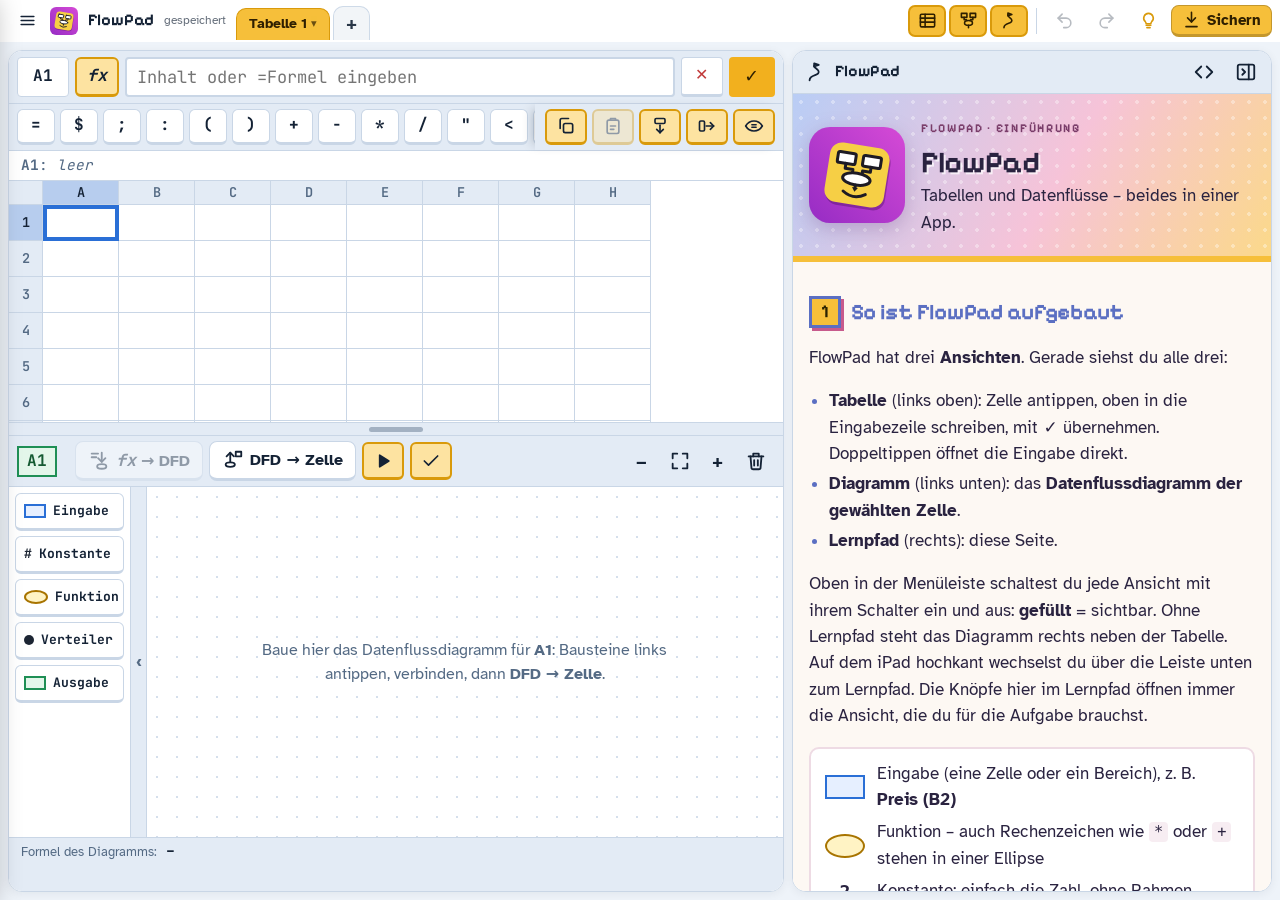
<file: index.html>
<!doctype html>
<html lang="de">
<head>
    <meta charset="utf-8">
    <meta name="viewport" content="width=device-width, initial-scale=1, viewport-fit=cover, interactive-widget=resizes-content">
    <meta name="apple-mobile-web-app-capable" content="yes">
    <meta name="mobile-web-app-capable" content="yes">
    <meta name="apple-mobile-web-app-title" content="FlowPad">
    <meta name="theme-color" content="#0f1a2b">
    <script>
        // Farbschema vor dem ersten Zeichnen setzen (kein Aufblitzen)
        (function () {
            var c = "auto", k = "werkstatt", f = "100";
            try { c = localStorage.getItem("flowpad.theme") || c; k = localStorage.getItem("flowpad.skin") || k; f = localStorage.getItem("flowpad.font") || f; } catch (e) { }
            var d = c == "dark" || (c == "auto" && matchMedia("(prefers-color-scheme: dark)").matches);
            var h = document.documentElement; h.dataset.effective = d ? "dark" : "light"; h.dataset.skin = k; h.style.setProperty("--fs", (+f || 100) / 100);
        })();
    </script>
    <link rel="manifest" href="manifest.webmanifest">
    <link rel="icon" href="icon.svg?v=3" type="image/svg+xml">
    <link rel="icon" href="favicon-32.png?v=3" sizes="32x32" type="image/png">
    <link rel="apple-touch-icon" href="icon-180.png?v=3">
    <title>FlowPad</title>
    <link rel="stylesheet" href="css/style.css">
</head>
<body>
<header class="topbar">
    <button id="btnMenu" class="iconbtn" title="Menü" aria-label="Menü öffnen"><svg class="ic" viewBox="0 0 24 24"><path d="M4 7h16M4 12h16M4 17h16"/></svg></button>
    <span class="brand" aria-hidden="true"><img src="icon.svg?v=3" class="brand-mark" alt=""></span>
    <button id="projectName" class="project-name" title="Projekt umbenennen">FlowPad</button>
    <span id="teachCode" class="teach-code" hidden title="FlowCode dieses Projekts"></span>
    <span id="saved" class="saved"></span>
    <div id="tabs" class="tabs" role="tablist" aria-label="Tabellen"></div>
    <div class="viewtoggles" role="group" aria-label="Ansichten">
        <button id="tgGrid" class="vt" aria-pressed="true" title="Tabelle zeigen/ausblenden" aria-label="Tabelle"><svg class="ic" viewBox="0 0 24 24"><rect x="3" y="4" width="18" height="16" rx="1.5"/><path d="M3 9h18M3 14h18M9 4v16"/></svg></button>
        <button id="tgDfd" class="vt" aria-pressed="true" title="Diagramm zeigen/ausblenden" aria-label="Diagramm"><svg class="ic" viewBox="0 0 24 24"><rect x="3" y="3" width="7" height="5"/><rect x="14" y="3" width="7" height="5"/><ellipse cx="12" cy="15" rx="5" ry="3"/><path d="M6.5 8v3h3M17.5 8v3h-3M12 18v3"/></svg></button>
        <button id="tgLp" class="vt" aria-pressed="true" title="Lernpfad zeigen/ausblenden" aria-label="Lernpfad"><svg class="ic" viewBox="0 0 24 24"><path d="M5 21c0-3.5 3-4.5 6-5.5s5-2.5 3.5-5S9 7 10 5"/><path d="M10 5V2.5l5 1.8-5 1.7"/></svg></button>
    </div>
    <span class="topsep" aria-hidden="true"></span>
    <button id="btnUndo" class="iconbtn" title="Rückgängig" aria-label="Rückgängig" disabled><svg class="ic" viewBox="0 0 24 24"><path d="M9 14L4 9l5-5"/><path d="M4 9h10a6 6 0 0 1 0 12h-3"/></svg></button>
    <button id="btnRedo" class="iconbtn" title="Wiederholen" aria-label="Wiederholen" disabled><svg class="ic" viewBox="0 0 24 24"><path d="M15 14l5-5-5-5"/><path d="M20 9H10a6 6 0 0 0 0 12h3"/></svg></button>
    <button id="btnBulb" class="iconbtn bulb" title="Tipp: Finger etwa eine Sekunde auf einen Knopf legen – dann wird er erklärt" aria-label="Tipp zur Hilfe"><svg class="ic" viewBox="0 0 24 24"><path d="M9 18h6M10 21h4"/><path d="M12 3a6 6 0 0 0-4 10.5c.7.7 1 1.5 1 2.5h6c0-1 .3-1.8 1-2.5A6 6 0 0 0 12 3z"/></svg></button>
    <button id="btnSave" class="btn download" title="Projekt als Datei sichern"><svg class="ic" viewBox="0 0 24 24"><path d="M12 3v12"/><path d="M7 10l5 5 5-5"/><path d="M5 21h14"/></svg><span class="hide-narrow">Sichern</span></button>
</header>

<main class="workspace">
    <section id="left" class="left">
        <div id="gridPane" class="pane grid-pane" aria-label="Tabelle">
            <div id="grid"></div>
        </div>
        <div id="splitter" class="splitter" aria-hidden="true"><span></span></div>
        <div id="dfdPane" class="pane dfd-pane" aria-label="Datenflussdiagramm">
            <div class="dfd-head">
                <div class="dfd-cellinfo"><span class="cellbadge" id="dfdCell">A1</span><span id="dfdCellName" class="cellname"></span></div>
                <div class="dfd-actions">
                    <button id="btnToDfd" class="btn" title="Aus der Formel der Zelle das Datenflussdiagramm zeichnen"><svg class="ic" viewBox="0 0 24 24"><path d="M4 5h7"/><path d="M4 9h5"/><path d="M15 4v10"/><path d="M11 10l4 4 4-4"/><ellipse cx="15" cy="19" rx="5" ry="2.5"/></svg><span class="fxlbl"><b><i>fx</i></b> → DFD</span></button>
                    <button id="btnToCell" class="btn" title="Formel des Diagramms in die Zelle schreiben und ausrechnen"><svg class="ic" viewBox="0 0 24 24"><ellipse cx="9" cy="17" rx="5" ry="2.5"/><path d="M9 14V4"/><path d="M5 8l4-4 4 4"/><rect x="15" y="3" width="6" height="5"/></svg><span>DFD → Zelle</span></button>
                    <button id="btnFlow" class="calc-tool" title="Ablauf: die Werte fließen durch das Diagramm" aria-label="Ablauf"><svg class="ic" viewBox="0 0 24 24"><path d="M8 5v14l11-7z" fill="currentColor"/></svg></button>
                    <button id="btnCheck" class="calc-tool" title="Prüfen: Regeln und Rechnung des Diagramms kontrollieren" aria-label="Prüfen"><svg class="ic" viewBox="0 0 24 24"><path d="M4 12l5 5L20 6"/></svg></button>
                    <span class="dfd-tools">
                        <button id="btnZoomOut" class="iconbtn small" title="Verkleinern" aria-label="Verkleinern">−</button>
                        <button id="btnZoomFit" class="iconbtn small" title="Einpassen" aria-label="Einpassen"><svg class="ic" viewBox="0 0 24 24"><path d="M4 9V4h5M20 9V4h-5M4 15v5h5M20 15v5h-5"/></svg></button>
                        <button id="btnZoomIn" class="iconbtn small" title="Vergrößern" aria-label="Vergrößern">+</button>
                        <button id="btnDfdClear" class="iconbtn small" title="Diagramm dieser Zelle löschen" aria-label="Diagramm löschen"><svg class="ic" viewBox="0 0 24 24"><path d="M4 7h16"/><path d="M10 11v6M14 11v6"/><path d="M6 7l1 12a2 2 0 0 0 2 2h6a2 2 0 0 0 2-2l1-12"/><path d="M9 7V4h6v3"/></svg></button>
                    </span>
                </div>
            </div>
            <div id="dfd"></div>
        </div>
    </section>

    <section id="lpPane" class="pane lp-pane" aria-label="Lernpfad">
        <div class="lp-head">
            <span class="lp-title"><svg class="ic" viewBox="0 0 24 24"><path d="M5 21c0-3.5 3-4.5 6-5.5s5-2.5 3.5-5S9 7 10 5"/><path d="M10 5V2.5l5 1.8-5 1.7"/></svg><span id="lpTitle">Lernpfad</span></span>
            <button id="btnLpWide" class="iconbtn small only-wide" title="Lernpfad breiter/schmaler" aria-label="Lernpfad breiter oder schmaler"><svg class="ic" viewBox="0 0 24 24"><path d="M9 6l-6 6 6 6M15 6l6 6-6 6"/></svg></button>
            <button id="btnLpCollapse" class="iconbtn small only-wide" title="Lernpfad einklappen" aria-label="Lernpfad einklappen"><svg class="ic" viewBox="0 0 24 24"><rect x="3" y="4" width="18" height="16" rx="2"/><path d="M15 4v16"/><path d="M8 9l3 3-3 3"/></svg></button>
        </div>
        <div id="lernpfad" class="lp-host"></div>
    </section>
</main>
<div id="taskBar" class="taskbar" hidden role="note" aria-live="polite"></div>

<nav id="bottomnav" class="bottomnav" aria-label="Ansicht">
    <button data-view="lernpfad"><svg class="ic" viewBox="0 0 24 24"><path d="M5 21c0-3.5 3-4.5 6-5.5s5-2.5 3.5-5S9 7 10 5"/><path d="M10 5V2.5l5 1.8-5 1.7"/></svg><span>Lernpfad</span></button>
    <button data-view="tabelle"><svg class="ic" viewBox="0 0 24 24"><rect x="3" y="4" width="18" height="16" rx="1.5"/><path d="M3 9h18M3 14h18M9 4v16"/></svg><span>Tabelle</span></button>
    <button data-view="diagramm"><svg class="ic" viewBox="0 0 24 24"><rect x="3" y="3" width="7" height="5"/><rect x="14" y="3" width="7" height="5"/><ellipse cx="12" cy="15" rx="5" ry="3"/><path d="M6.5 8v3h3M17.5 8v3h-3M12 18v3"/></svg><span>Diagramm</span></button>
</nav>

<div id="drawerBackdrop" class="drawer-backdrop"></div>
<aside id="drawer" class="drawer" aria-label="Menü" inert>
    <div class="drawer-head">
        <div class="drawer-brand">FlowPad</div>
        <button id="drawerClose" class="iconbtn" aria-label="Menü schließen"><svg class="ic" viewBox="0 0 24 24"><path d="M6 6l12 12M18 6L6 18"/></svg></button>
    </div>
    <div class="drawer-body">
        <h2>Projekte</h2>
        <div class="menu-actions">
            <button id="drawerNew"><svg class="ic" viewBox="0 0 24 24"><path d="M12 5v14M5 12h14"/></svg><span>Neues Projekt</span></button>
            <button id="drawerCode"><svg class="ic" viewBox="0 0 24 24"><rect x="3" y="6" width="18" height="12" rx="2"/><path d="M7 10v4M10.5 10v4M14 10v4M17.5 10v4"/></svg><span>Projekt über FlowCode öffnen</span></button>
            <button id="drawerOpen"><svg class="ic" viewBox="0 0 24 24"><path d="M3 7a2 2 0 0 1 2-2h4l2 2h8a2 2 0 0 1 2 2v1"/><path d="M3 7v10a2 2 0 0 0 2 2h13l3-8H7l-3 8"/></svg><span>Projekt aus Datei öffnen</span></button>
            <button id="drawerSave"><svg class="ic" viewBox="0 0 24 24"><path d="M12 3v12"/><path d="M7 10l5 5 5-5"/><path d="M5 21h14"/></svg><span>Projekt als Datei sichern</span></button>
            <button id="drawerShare"><svg class="ic" viewBox="0 0 24 24"><path d="M12 15V3"/><path d="M7 8l5-5 5 5"/><path d="M5 12v7a2 2 0 0 0 2 2h10a2 2 0 0 0 2-2v-7"/></svg><span>Projekt teilen …</span></button>
            <button id="drawerRename"><svg class="ic" viewBox="0 0 24 24"><path d="M4 20h4L19 9l-4-4L4 16z"/></svg><span>Projekt umbenennen</span></button>
        </div>
        <div class="menu-actions group">
            <button id="drawerDemo"><svg class="ic" viewBox="0 0 24 24"><path d="M12 3l2.6 5.6 6.1.7-4.5 4.2 1.2 6L12 16.6 6.6 19.5l1.2-6-4.5-4.2 6.1-.7z"/></svg><span>Demo laden</span></button>
            <button id="drawerLpAdd"><svg class="ic" viewBox="0 0 24 24"><path d="M5 21c0-3.5 3-4.5 6-5.5s5-2.5 3.5-5S9 7 10 5"/><path d="M10 5V2.5l5 1.8-5 1.7"/></svg><span>Lernpfad einbetten</span></button>
            <button id="drawerLpEdit" hidden><svg class="ic" viewBox="0 0 24 24"><path d="M5 21c0-3.5 3-4.5 6-5.5s5-2.5 3.5-5S9 7 10 5"/><path d="M14 20h6"/><path d="M17 3l3 3-9 9H8v-3z"/></svg><span>Lernpfad-Editor (PathFinder)</span></button>
            <button id="drawerLpRemove" hidden><svg class="ic" viewBox="0 0 24 24"><path d="M4 7h16"/><path d="M6 7l1 12a2 2 0 0 0 2 2h6a2 2 0 0 0 2-2l1-12"/></svg><span>Lernpfad entfernen</span></button>
        </div>
        <ul id="projectList" class="projectlist"></ul>

        <h2>Tabelle</h2>
        <div class="menu-actions">
            <button id="drawerXlsxOut"><svg class="ic" viewBox="0 0 24 24"><path d="M14 3H7a2 2 0 0 0-2 2v14a2 2 0 0 0 2 2h10a2 2 0 0 0 2-2V8z"/><path d="M14 3v5h5"/><path d="M9 12l4 5M13 12l-4 5"/></svg><span>Als Excel-Datei (.xlsx) sichern</span></button>
            <button id="drawerXlsxIn"><svg class="ic" viewBox="0 0 24 24"><path d="M14 3H7a2 2 0 0 0-2 2v14a2 2 0 0 0 2 2h10a2 2 0 0 0 2-2V8z"/><path d="M14 3v5h5"/><path d="M12 18v-6M9 15l3 3 3-3"/></svg><span>Excel-Datei (.xlsx) übernehmen</span></button>
            <button id="drawerAddRow"><svg class="ic" viewBox="0 0 24 24"><rect x="3" y="4" width="18" height="10" rx="1.5"/><path d="M12 16v6M9 19h6"/></svg><span>5 Zeilen mehr</span></button>
            <button id="drawerAddCol"><svg class="ic" viewBox="0 0 24 24"><rect x="3" y="3" width="10" height="18" rx="1.5"/><path d="M16 12h6M19 9v6"/></svg><span>1 Spalte mehr</span></button>
            <button id="drawerClearSheet" class="danger"><svg class="ic" viewBox="0 0 24 24"><path d="M4 12a8 8 0 1 0 2.3-5.6"/><path d="M4 4v5h5"/></svg><span>Tabelle leeren</span></button>
        </div>

        <h2>Darstellung</h2>
        <div class="segmented">
            <button data-theme-choice="light">Hell</button>
            <button data-theme-choice="dark">Dunkel</button>
            <button data-theme-choice="auto">System</button>
        </div>
        <div id="skinPicker" class="skin-picker" role="group" aria-label="Theme"></div>
        <div class="setting-row"><span>Schriftgröße</span><div class="stepper"><button id="fontSmaller" aria-label="Schrift kleiner">A−</button><span id="fontSizeLabel"></span><button id="fontBigger" aria-label="Schrift größer">A+</button></div></div>

        <h2>Hilfe</h2>
        <div class="menu-actions">
            <button id="drawerTeacher" hidden><svg class="ic" viewBox="0 0 24 24"><path d="M3 7l9-4 9 4-9 4z"/><path d="M7 9v5c0 1.5 2.2 3 5 3s5-1.5 5-3V9"/><path d="M21 7v6"/></svg><span>Lehrkraft: alle Lernpfade</span></button>
            <button id="drawerHelp"><svg class="ic" viewBox="0 0 24 24"><path d="M4 5a2 2 0 0 1 2-2h13v16H6a2 2 0 0 0-2 2z"/><path d="M4 21V5"/></svg><span>Einführung in FlowPad</span></button>
        </div>
        <p class="about">FlowPad: Tabellenkalkulation und Datenflussdiagramme für den Informatikunterricht. Alles läuft in diesem Browser –
            es werden keine Daten verschickt. Deine Projekte bleiben auf diesem Gerät, bis du sie als Datei sicherst.
            Schriften: Atkinson Hyperlegible, JetBrains Mono, Pixelify Sans (SIL Open Font License).</p>
    </div>
</aside>
<div id="toast" class="toast" role="status"></div>
<div id="loading" class="loading"><div class="spinner"></div>FlowPad wird geladen …</div>
<noscript>FlowPad benötigt JavaScript.</noscript>
<script type="module" src="js/main.js"></script>
</body>
</html>
</file>
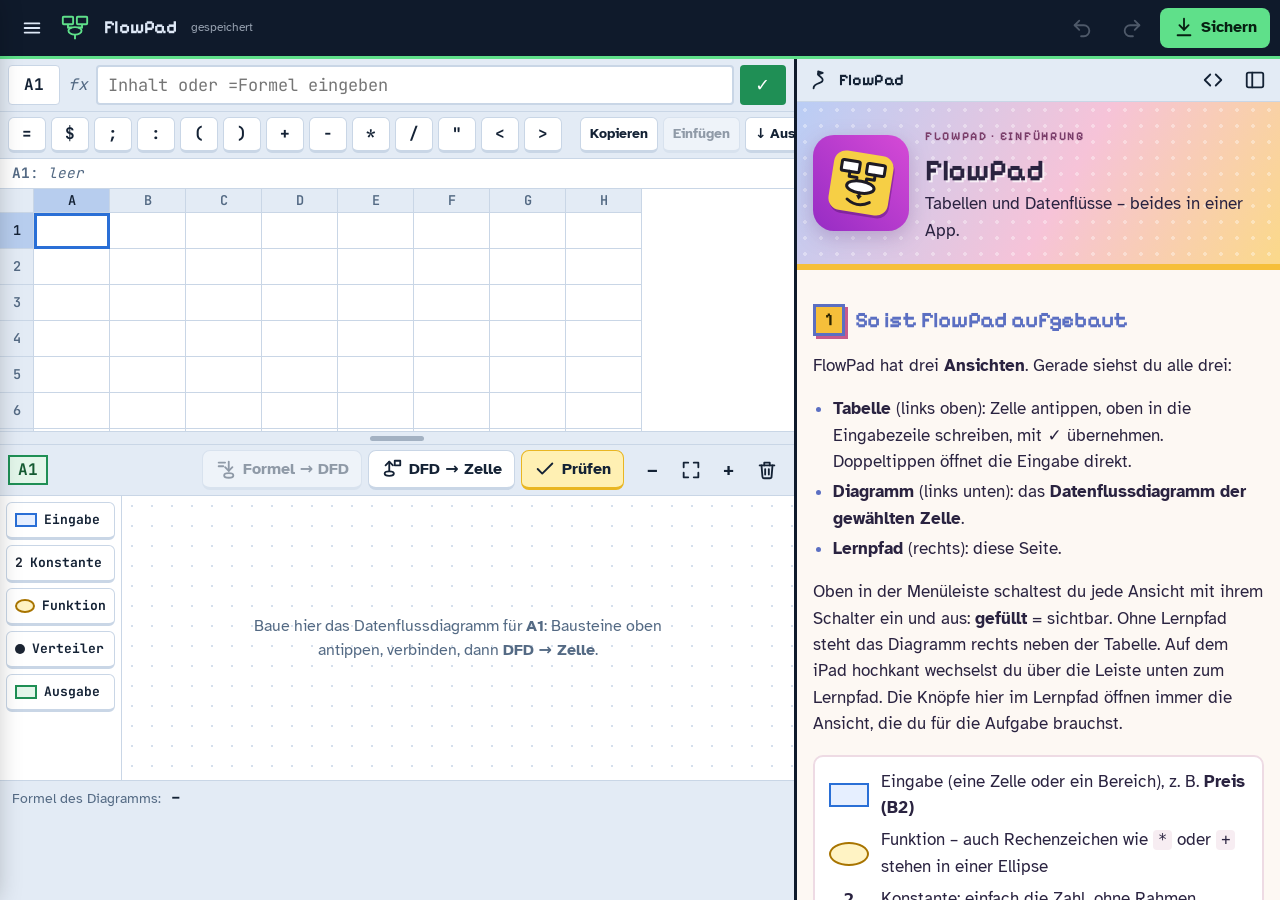
<file: app/index.html>
<!doctype html>
<html lang="de">
<head>
    <meta charset="utf-8">
    <meta name="viewport" content="width=device-width, initial-scale=1, viewport-fit=cover, interactive-widget=resizes-content">
    <meta name="apple-mobile-web-app-capable" content="yes">
    <meta name="mobile-web-app-capable" content="yes">
    <meta name="apple-mobile-web-app-title" content="FlowPad">
    <meta name="theme-color" content="#0f1a2b">
    <script>
        // Farbschema vor dem ersten Zeichnen setzen (kein Aufblitzen)
        (function () {
            var c = "auto", k = "werkstatt", f = "100";
            try { c = localStorage.getItem("flowpad.theme") || c; k = localStorage.getItem("flowpad.skin") || k; f = localStorage.getItem("flowpad.font") || f; } catch (e) { }
            var d = c == "dark" || (c == "auto" && matchMedia("(prefers-color-scheme: dark)").matches);
            var h = document.documentElement; h.dataset.effective = d ? "dark" : "light"; h.dataset.skin = k; h.style.setProperty("--fs", (+f || 100) / 100);
        })();
    </script>
    <link rel="manifest" href="manifest.webmanifest">
    <link rel="icon" href="icon.svg" type="image/svg+xml">
    <link rel="apple-touch-icon" href="icon-180.png">
    <title>FlowPad</title>
    <link rel="stylesheet" href="css/style.css">
</head>
<body>
<header class="topbar">
    <button id="btnMenu" class="iconbtn" title="Menü" aria-label="Menü öffnen"><svg class="ic" viewBox="0 0 24 24"><path d="M4 7h16M4 12h16M4 17h16"/></svg></button>
    <span class="brand" aria-hidden="true"><svg viewBox="0 0 32 32" class="brand-mark"><rect x="3" y="4" width="11" height="8" rx="1"/><rect x="18" y="4" width="11" height="8" rx="1"/><ellipse cx="16" cy="19" rx="7" ry="4"/><path d="M8.5 12v3.5h4M23.5 12v3.5h-4M16 23v5"/></svg></span>
    <button id="projectName" class="project-name" title="Projekt umbenennen">FlowPad</button>
    <span id="saved" class="saved"></span>
    <span class="spacer"></span>
    <button id="btnUndo" class="iconbtn" title="Rückgängig" aria-label="Rückgängig" disabled><svg class="ic" viewBox="0 0 24 24"><path d="M9 14L4 9l5-5"/><path d="M4 9h10a6 6 0 0 1 0 12h-3"/></svg></button>
    <button id="btnRedo" class="iconbtn" title="Wiederholen" aria-label="Wiederholen" disabled><svg class="ic" viewBox="0 0 24 24"><path d="M15 14l5-5-5-5"/><path d="M20 9H10a6 6 0 0 0 0 12h3"/></svg></button>
    <button id="btnSave" class="btn download" title="Projekt als Datei sichern"><svg class="ic" viewBox="0 0 24 24"><path d="M12 3v12"/><path d="M7 10l5 5 5-5"/><path d="M5 21h14"/></svg><span class="hide-narrow">Sichern</span></button>
</header>

<main class="workspace">
    <section id="left" class="left">
        <div id="gridPane" class="pane grid-pane" aria-label="Tabelle">
            <div id="grid"></div>
        </div>
        <div id="splitter" class="splitter" aria-hidden="true"><span></span></div>
        <div id="dfdPane" class="pane dfd-pane" aria-label="Datenflussdiagramm">
            <div class="dfd-head">
                <div class="dfd-cellinfo"><span class="cellbadge" id="dfdCell">A1</span><span id="dfdCellName" class="cellname"></span><button id="dfdTask" class="taskbadge" type="button" hidden title="Aufgabe noch einmal anzeigen">Aufgabe</button></div>
                <div class="dfd-actions">
                    <button id="btnToDfd" class="btn" title="Aus der Formel der Zelle das Datenflussdiagramm zeichnen"><svg class="ic" viewBox="0 0 24 24"><path d="M4 5h7"/><path d="M4 9h5"/><path d="M15 4v10"/><path d="M11 10l4 4 4-4"/><ellipse cx="15" cy="19" rx="5" ry="2.5"/></svg><span>Formel → DFD</span></button>
                    <button id="btnToCell" class="btn" title="Formel des Diagramms in die Zelle schreiben und ausrechnen"><svg class="ic" viewBox="0 0 24 24"><ellipse cx="9" cy="17" rx="5" ry="2.5"/><path d="M9 14V4"/><path d="M5 8l4-4 4 4"/><rect x="15" y="3" width="6" height="5"/></svg><span>DFD → Zelle</span></button>
                    <button id="btnCheck" class="btn primary" title="Regeln prüfen und mit der Formel bzw. der Aufgabe vergleichen"><svg class="ic" viewBox="0 0 24 24"><path d="M4 12l5 5L20 6"/></svg><span>Prüfen</span></button>
                    <span class="dfd-tools">
                        <button id="btnZoomOut" class="iconbtn small" title="Verkleinern" aria-label="Verkleinern">−</button>
                        <button id="btnZoomFit" class="iconbtn small" title="Einpassen" aria-label="Einpassen"><svg class="ic" viewBox="0 0 24 24"><path d="M4 9V4h5M20 9V4h-5M4 15v5h5M20 15v5h-5"/></svg></button>
                        <button id="btnZoomIn" class="iconbtn small" title="Vergrößern" aria-label="Vergrößern">+</button>
                        <button id="btnDfdClear" class="iconbtn small" title="Diagramm dieser Zelle löschen" aria-label="Diagramm löschen"><svg class="ic" viewBox="0 0 24 24"><path d="M4 7h16"/><path d="M10 11v6M14 11v6"/><path d="M6 7l1 12a2 2 0 0 0 2 2h6a2 2 0 0 0 2-2l1-12"/><path d="M9 7V4h6v3"/></svg></button>
                    </span>
                </div>
            </div>
            <div id="dfd"></div>
        </div>
    </section>

    <section id="lpPane" class="pane lp-pane" aria-label="Lernpfad">
        <div class="lp-head">
            <span class="lp-title"><svg class="ic" viewBox="0 0 24 24"><path d="M5 21c0-3.5 3-4.5 6-5.5s5-2.5 3.5-5S9 7 10 5"/><path d="M10 5V2.5l5 1.8-5 1.7"/></svg><span id="lpTitle">Lernpfad</span></span>
            <button id="btnLpWide" class="iconbtn small only-wide" title="Lernpfad breiter/schmaler" aria-label="Lernpfad breiter oder schmaler"><svg class="ic" viewBox="0 0 24 24"><path d="M9 6l-6 6 6 6M15 6l6 6-6 6"/></svg></button>
            <button id="btnLpFull" class="iconbtn small only-wide" title="Nur den Lernpfad zeigen" aria-label="Nur den Lernpfad zeigen"><svg class="ic" viewBox="0 0 24 24"><rect x="3" y="4" width="18" height="16" rx="2"/><path d="M9 4v16"/></svg></button>
        </div>
        <div id="lernpfad" class="lp-host"></div>
    </section>
</main>

<nav id="bottomnav" class="bottomnav" aria-label="Ansicht">
    <button data-view="lernpfad"><svg class="ic" viewBox="0 0 24 24"><path d="M5 21c0-3.5 3-4.5 6-5.5s5-2.5 3.5-5S9 7 10 5"/><path d="M10 5V2.5l5 1.8-5 1.7"/></svg><span>Lernpfad</span></button>
    <button data-view="tabelle"><svg class="ic" viewBox="0 0 24 24"><rect x="3" y="4" width="18" height="16" rx="1.5"/><path d="M3 9h18M3 14h18M9 4v16"/></svg><span>Tabelle</span></button>
    <button data-view="diagramm"><svg class="ic" viewBox="0 0 24 24"><rect x="3" y="3" width="7" height="5"/><rect x="14" y="3" width="7" height="5"/><ellipse cx="12" cy="15" rx="5" ry="3"/><path d="M6.5 8v3h3M17.5 8v3h-3M12 18v3"/></svg><span>Diagramm</span></button>
</nav>

<div id="drawerBackdrop" class="drawer-backdrop"></div>
<aside id="drawer" class="drawer" aria-label="Menü" inert>
    <div class="drawer-head">
        <div class="drawer-brand">FlowPad</div>
        <button id="drawerClose" class="iconbtn" aria-label="Menü schließen"><svg class="ic" viewBox="0 0 24 24"><path d="M6 6l12 12M18 6L6 18"/></svg></button>
    </div>
    <div class="drawer-body">
        <h2>Projekte</h2>
        <div class="menu-actions">
            <button id="drawerNew"><svg class="ic" viewBox="0 0 24 24"><path d="M12 5v14M5 12h14"/></svg><span>Neues Projekt</span></button>
            <button id="drawerCode"><svg class="ic" viewBox="0 0 24 24"><rect x="3" y="6" width="18" height="12" rx="2"/><path d="M7 10v4M10.5 10v4M14 10v4M17.5 10v4"/></svg><span>Projekt über FlowCode öffnen</span></button>
            <button id="drawerOpen"><svg class="ic" viewBox="0 0 24 24"><path d="M3 7a2 2 0 0 1 2-2h4l2 2h8a2 2 0 0 1 2 2v1"/><path d="M3 7v10a2 2 0 0 0 2 2h13l3-8H7l-3 8"/></svg><span>Projekt aus Datei öffnen</span></button>
            <button id="drawerSave"><svg class="ic" viewBox="0 0 24 24"><path d="M12 3v12"/><path d="M7 10l5 5 5-5"/><path d="M5 21h14"/></svg><span>Projekt als Datei sichern</span></button>
            <button id="drawerShare"><svg class="ic" viewBox="0 0 24 24"><path d="M12 15V3"/><path d="M7 8l5-5 5 5"/><path d="M5 12v7a2 2 0 0 0 2 2h10a2 2 0 0 0 2-2v-7"/></svg><span>Projekt teilen …</span></button>
            <button id="drawerRename"><svg class="ic" viewBox="0 0 24 24"><path d="M4 20h4L19 9l-4-4L4 16z"/></svg><span>Projekt umbenennen</span></button>
        </div>
        <div class="menu-actions group">
            <button id="drawerDemo"><svg class="ic" viewBox="0 0 24 24"><path d="M12 3l2.6 5.6 6.1.7-4.5 4.2 1.2 6L12 16.6 6.6 19.5l1.2-6-4.5-4.2 6.1-.7z"/></svg><span>Demo laden</span></button>
            <button id="drawerLpAdd"><svg class="ic" viewBox="0 0 24 24"><path d="M5 21c0-3.5 3-4.5 6-5.5s5-2.5 3.5-5S9 7 10 5"/><path d="M10 5V2.5l5 1.8-5 1.7"/></svg><span>Lernpfad einbetten</span></button>
            <button id="drawerLpRemove" hidden><svg class="ic" viewBox="0 0 24 24"><path d="M4 7h16"/><path d="M6 7l1 12a2 2 0 0 0 2 2h6a2 2 0 0 0 2-2l1-12"/></svg><span>Lernpfad entfernen</span></button>
        </div>
        <ul id="projectList" class="projectlist"></ul>

        <h2>Tabelle</h2>
        <div class="menu-actions">
            <button id="drawerXlsxOut"><svg class="ic" viewBox="0 0 24 24"><path d="M14 3H7a2 2 0 0 0-2 2v14a2 2 0 0 0 2 2h10a2 2 0 0 0 2-2V8z"/><path d="M14 3v5h5"/><path d="M9 12l4 5M13 12l-4 5"/></svg><span>Als Excel-Datei (.xlsx) sichern</span></button>
            <button id="drawerXlsxIn"><svg class="ic" viewBox="0 0 24 24"><path d="M14 3H7a2 2 0 0 0-2 2v14a2 2 0 0 0 2 2h10a2 2 0 0 0 2-2V8z"/><path d="M14 3v5h5"/><path d="M12 18v-6M9 15l3 3 3-3"/></svg><span>Excel-Datei (.xlsx) übernehmen</span></button>
            <button id="drawerAddRow"><svg class="ic" viewBox="0 0 24 24"><rect x="3" y="4" width="18" height="10" rx="1.5"/><path d="M12 16v6M9 19h6"/></svg><span>5 Zeilen mehr</span></button>
            <button id="drawerAddCol"><svg class="ic" viewBox="0 0 24 24"><rect x="3" y="3" width="10" height="18" rx="1.5"/><path d="M16 12h6M19 9v6"/></svg><span>1 Spalte mehr</span></button>
            <button id="drawerClearSheet" class="danger"><svg class="ic" viewBox="0 0 24 24"><path d="M4 12a8 8 0 1 0 2.3-5.6"/><path d="M4 4v5h5"/></svg><span>Tabelle leeren</span></button>
        </div>

        <h2>Darstellung</h2>
        <div class="segmented">
            <button data-theme-choice="light">Hell</button>
            <button data-theme-choice="dark">Dunkel</button>
            <button data-theme-choice="auto">System</button>
        </div>
        <div id="skinPicker" class="skin-picker" role="group" aria-label="Theme"></div>
        <div class="setting-row"><span>Schriftgröße</span><div class="stepper"><button id="fontSmaller" aria-label="Schrift kleiner">A−</button><span id="fontSizeLabel"></span><button id="fontBigger" aria-label="Schrift größer">A+</button></div></div>

        <h2>Hilfe</h2>
        <div class="menu-actions">
            <button id="drawerHelp"><svg class="ic" viewBox="0 0 24 24"><path d="M4 5a2 2 0 0 1 2-2h13v16H6a2 2 0 0 0-2 2z"/><path d="M4 21V5"/></svg><span>Einführung in FlowPad</span></button>
        </div>
        <p class="about">FlowPad: Tabellenkalkulation und Datenflussdiagramme für den Informatikunterricht. Alles läuft in diesem Browser –
            es werden keine Daten verschickt. Deine Projekte bleiben auf diesem Gerät, bis du sie als Datei sicherst.
            Schriften: Atkinson Hyperlegible, JetBrains Mono, Pixelify Sans (SIL Open Font License).</p>
    </div>
</aside>
<div id="toast" class="toast" role="status"></div>
<div id="loading" class="loading"><div class="spinner"></div>FlowPad wird geladen …</div>
<noscript>FlowPad benötigt JavaScript.</noscript>
<script type="module" src="js/main.js"></script>
</body>
</html>
</file>
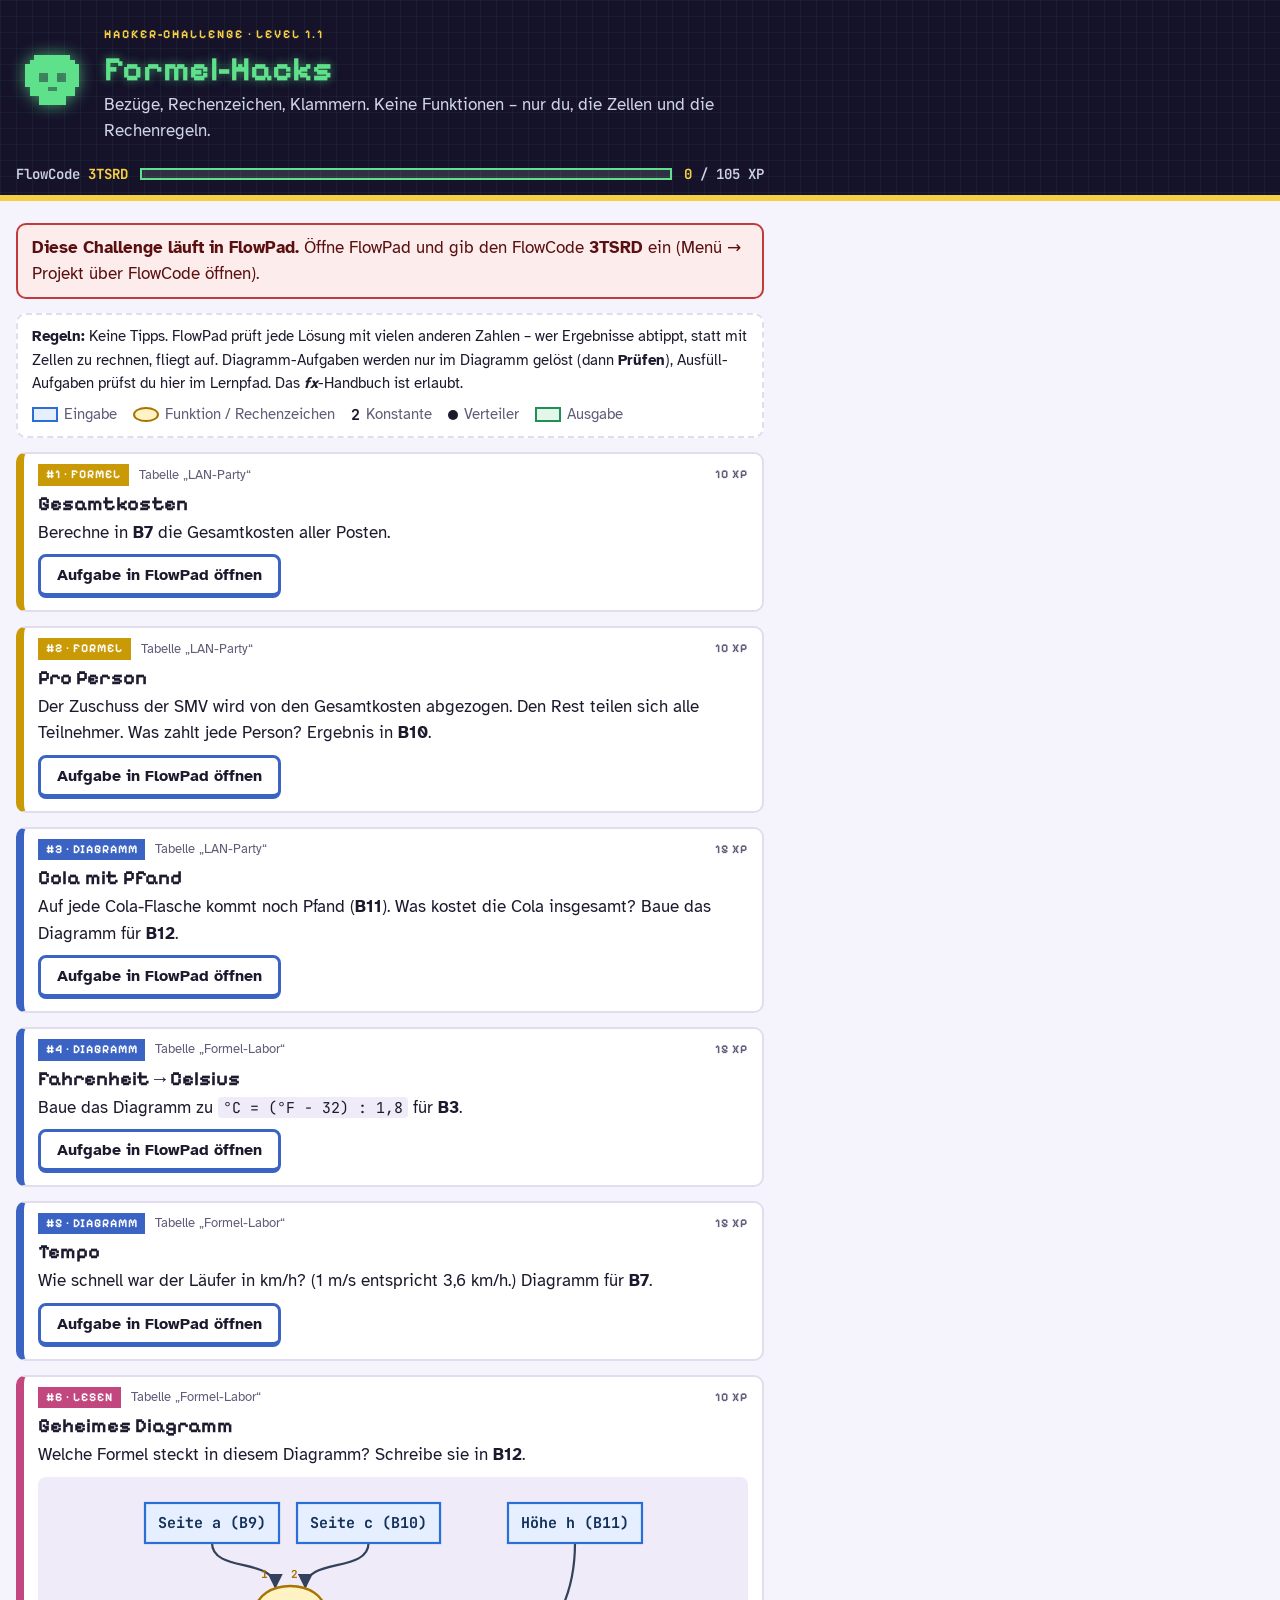
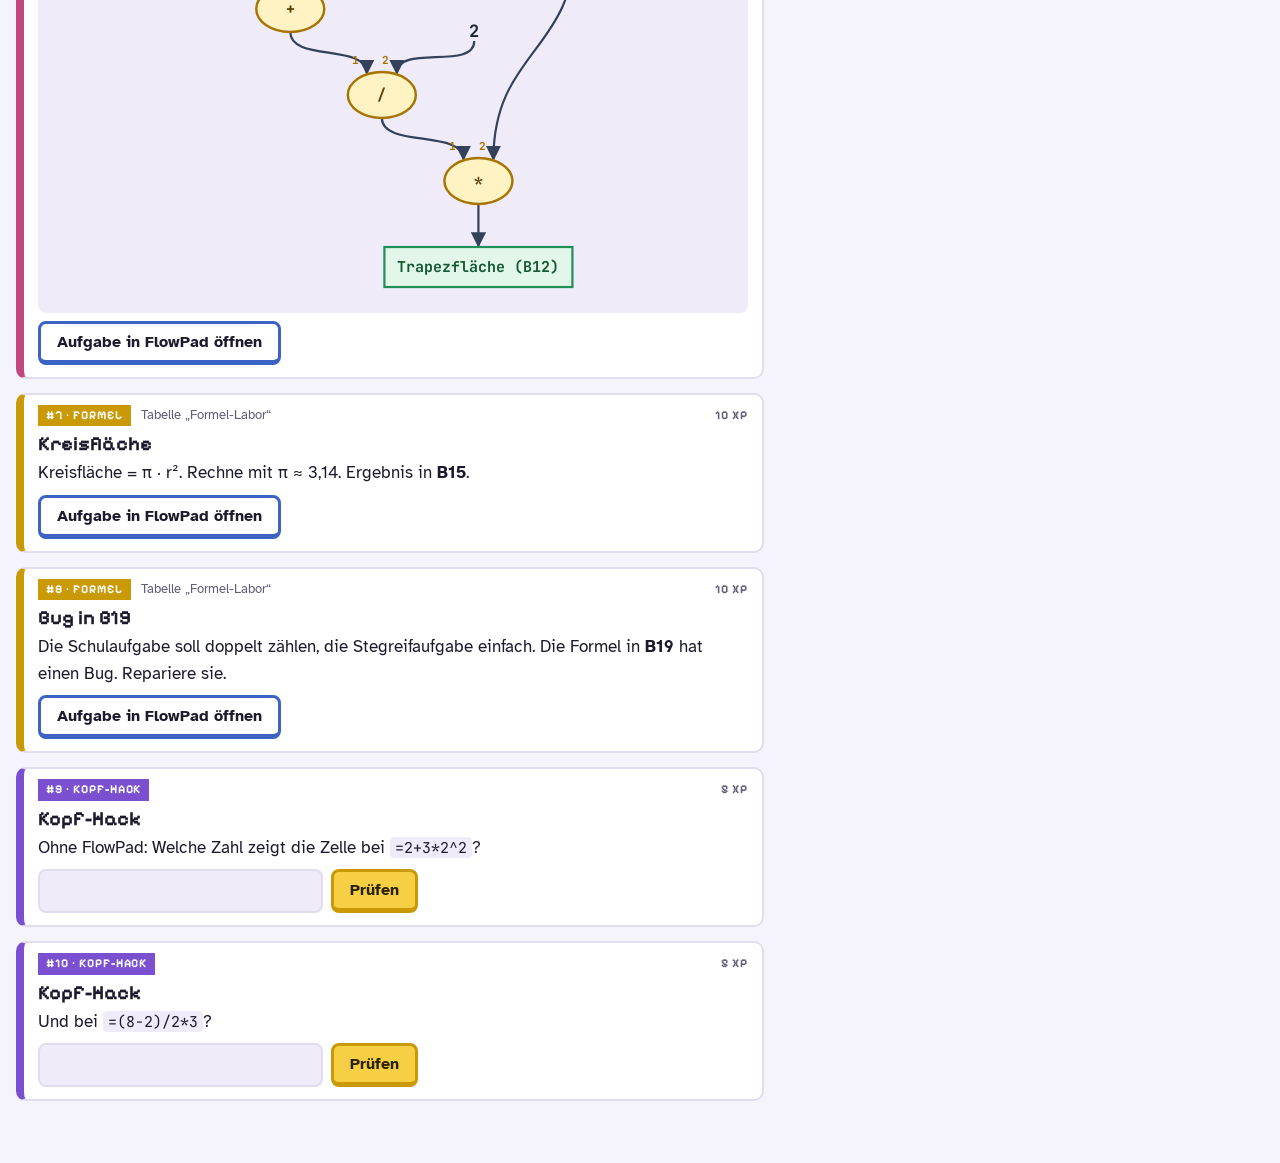
<file: learn/9/C1-1_Challenge_Formel-Hacks.html>
<!doctype html>
<html lang="de"><head><meta charset="utf-8"><meta name="viewport" content="width=device-width, initial-scale=1">
<title>Challenge 1.1 · Formel-Hacks</title>
<style>
@font-face { font-family: "Pixelify Sans"; src: url(../../fonts/PixelifySans.ttf) format("truetype"); font-weight: 400 700; }
@font-face { font-family: "Atkinson Hyperlegible"; src: url(../../fonts/AtkinsonHyperlegible-Regular.ttf) format("truetype"); font-weight: 400; }
@font-face { font-family: "Atkinson Hyperlegible"; src: url(../../fonts/AtkinsonHyperlegible-Bold.ttf) format("truetype"); font-weight: 700; }
@font-face { font-family: "JetBrains Mono"; src: url(../../fonts/JetBrainsMono.ttf) format("truetype"); font-weight: 100 800; }
:root { --bg: #f5f3fb; --surface: #fff; --surface-2: #efebf8; --ink: #1d1a2e; --ink-2: #625c78; --line: #e2dcef;
  --neon: #1f9d55; --gold: #f6cf45; --gold-d: #c99a06; --sky: #3b63c4; --rose: #c2477f; --violet: #7a4fd0; --good: #1f8f55; --bad: #c23b3b;
  --c-edge: #33415a; --c-in-fill: #e6efff; --c-in-stroke: #2a6fd6; --c-in-ink: #14315a; --c-out-fill: #e3f6ea; --c-out-stroke: #1f8f55; --c-out-ink: #145a32;
  --c-fn-fill: #fff3c4; --c-fn-stroke: #a87400; --c-fn-ink: #5a3e00; --c-ink: #1c2533; }
@media (prefers-color-scheme: dark) { :root { --bg: #12101f; --surface: #1d1a30; --surface-2: #26223d; --ink: #f1eefa; --ink-2: #b5aed0; --line: #36304f;
  --neon: #5fe08a; --sky: #9db6f5; --rose: #f29cc2; --violet: #c2a6ff; --good: #78d29d; --bad: #ff8a8a;
  --c-edge: #a9bad2; --c-in-fill: #17305a; --c-in-stroke: #7fb0ff; --c-in-ink: #dbe8ff; --c-out-fill: #163a26; --c-out-stroke: #6fd08b; --c-out-ink: #d4f5df;
  --c-fn-fill: #3d3112; --c-fn-stroke: #e3b341; --c-fn-ink: #ffe9a8; --c-ink: #e8f0fa; color-scheme: dark; } }
* { box-sizing: border-box; }
body { margin: 0; background: var(--bg); color: var(--ink); font: 17px/1.55 "Atkinson Hyperlegible", -apple-system, "Segoe UI", system-ui, sans-serif; }
code { font: .88em "JetBrains Mono", ui-monospace, Menlo, monospace; background: var(--surface-2); padding: 1px 5px; border-radius: 4px; white-space: nowrap; }
.hero { position: relative; background: #15122a; color: #eef; border-bottom: 6px solid var(--gold); overflow: hidden; }
.hero::before { content: ""; position: absolute; inset: 0; pointer-events: none; opacity: .5;
  background-image: linear-gradient(rgba(95,224,138,.12) 1px, transparent 1px), linear-gradient(90deg, rgba(95,224,138,.12) 1px, transparent 1px); background-size: 16px 16px; }
.hero-in { position: relative; display: flex; gap: 16px; align-items: center; padding: 20px 16px 12px; max-width: 780px; }
.skull { flex: none; width: 72px; height: 72px; color: #5fe08a; filter: drop-shadow(0 0 8px rgba(95,224,138,.7)); }
.hero small { font: 700 12px/1 "Pixelify Sans", monospace; letter-spacing: .16em; color: var(--gold); }
.hero h1 { margin: 6px 0 4px; font: 700 34px/1.05 "Pixelify Sans", "Courier New", monospace; color: #5fe08a; text-shadow: 0 0 10px rgba(95,224,138,.55); }
.hero p { margin: 0; color: #cfd3ea; }
.hero code { background: rgba(255,255,255,.12); color: #fff; }
.hud { position: relative; display: flex; gap: 12px; align-items: center; flex-wrap: wrap; padding: 8px 16px 12px; max-width: 780px; font: 600 14px "JetBrains Mono", monospace; color: #cfd3ea; }
.hud b { color: var(--gold); }
.bar { flex: 1 1 120px; height: 12px; background: rgba(255,255,255,.12); border: 2px solid #5fe08a; }
.bar i { display: block; height: 100%; width: 0; background: #5fe08a; transition: width .4s; }
main { padding: 8px 16px 48px; max-width: 780px; }
.outside, .rules { border-radius: 10px; padding: 10px 14px; margin: 14px 0; }
.outside { background: #fdecec; color: #5a1010; border: 2px solid var(--bad); }
.rules { background: var(--surface); border: 2px dashed var(--line); font-size: 15px; }
.leg { display: flex; flex-wrap: wrap; gap: 6px 16px; margin-top: 8px; color: var(--ink-2); }
.leg span { display: inline-flex; gap: 6px; align-items: center; }
.s { display: inline-block; width: 26px; height: 15px; }
.s.r { border: 2px solid #2a6fd6; background: #e6efff; } .s.o { border: 2px solid #1f8f55; background: #e3f6ea; }
.s.e { border: 2px solid #a87400; background: #fff3c4; border-radius: 50%; } .s.d { width: 10px; height: 10px; border-radius: 50%; background: var(--ink); }
.k { font: 700 15px "JetBrains Mono", monospace; color: var(--ink); }
.card { background: var(--surface); border: 2px solid var(--line); border-left: 8px solid var(--gold-d); border-radius: 10px; padding: 10px 14px 12px; margin: 14px 0; }
.card header { display: flex; flex-wrap: wrap; gap: 4px 10px; align-items: center; font: 700 12px/1.3 "Pixelify Sans", monospace; letter-spacing: .08em; }
.tag { color: #fff; background: var(--gold-d); padding: 3px 8px; }
.t-dfd .tag { background: var(--sky); } .t-lesen .tag { background: var(--rose); } .t-fill .tag { background: var(--good); } .t-quiz .tag { background: var(--violet); }
.t-dfd { border-left-color: var(--sky); } .t-lesen { border-left-color: var(--rose); } .t-fill { border-left-color: var(--good); } .t-quiz { border-left-color: var(--violet); }
@media (prefers-color-scheme: dark) { .tag { color: #12101f; } }
.where { color: var(--ink-2); font-family: "Atkinson Hyperlegible", sans-serif; letter-spacing: 0; font-weight: 400; font-size: 13px; }
.xp { margin-left: auto; color: var(--ink-2); }
.card h3 { margin: 6px 0 2px; font: 700 20px/1.2 "Pixelify Sans", "Courier New", monospace; }
.card p { margin: 4px 0 8px; }
.card.ok { border-color: var(--good); border-left-color: var(--good); box-shadow: 0 0 0 1px var(--good) inset; }
.card.ok h3::after { content: " ✓"; color: var(--good); }
.res { font-size: 15px; min-height: 0; }
.card.ok .res { color: var(--good); } .card.bad .res { color: var(--bad); }
.res:not(:empty) { margin-top: 6px; }
.act { display: flex; flex-wrap: wrap; gap: 8px; align-items: center; }
button.fp { min-height: 44px; padding: 0 16px; border-radius: 8px; border: 3px solid var(--gold-d); border-bottom-width: 5px; background: var(--gold); color: #2b2300; font: 700 16px/1 "Atkinson Hyperlegible", sans-serif; cursor: pointer; }
button.fp:active { transform: translateY(2px); border-bottom-width: 3px; }
button.fp.alt { border-color: var(--sky); background: var(--surface); color: var(--ink); }
.quiz { display: flex; gap: 8px; flex-wrap: wrap; }
.quiz input { flex: 1 1 180px; min-width: 0; min-height: 44px; font: 600 18px "JetBrains Mono", monospace; padding: 4px 10px; border: 2px solid var(--line); border-radius: 8px; background: var(--surface-2); color: var(--ink); }
.dfdfig { margin: 8px 0; padding: 10px; background: var(--surface-2); border-radius: 8px; overflow-x: auto; }
.dfdfig svg { display: block; width: 100%; height: auto; margin: 0 auto; font-family: "JetBrains Mono", ui-monospace, monospace; }
.dfdfig .ed { fill: none; stroke: var(--c-edge); stroke-width: 2.2; } .dfdfig .ah { fill: var(--c-edge); }
.dfdfig rect.in { fill: var(--c-in-fill); stroke: var(--c-in-stroke); stroke-width: 2.2; } .dfdfig rect.out { fill: var(--c-out-fill); stroke: var(--c-out-stroke); stroke-width: 2.2; }
.dfdfig ellipse { fill: var(--c-fn-fill); stroke: var(--c-fn-stroke); stroke-width: 2.4; } .dfdfig .sp { fill: var(--c-ink); }
.dfdfig text { text-anchor: middle; font-size: 15px; font-weight: 700; }
.dfdfig .t-in { fill: var(--c-in-ink); } .dfdfig .t-out { fill: var(--c-out-ink); } .dfdfig .t-fn { fill: var(--c-fn-ink); } .dfdfig .t-k { fill: var(--c-ink); font-size: 17px; }
.dfdfig .sn { fill: var(--c-fn-stroke); font-size: 11px; }
.win { text-align: center; background: #15122a; color: #eef; border: 3px solid #5fe08a; border-radius: 12px; padding: 18px; box-shadow: 0 0 24px rgba(95,224,138,.35); }
.win small { font: 700 12px "Pixelify Sans", monospace; letter-spacing: .16em; color: var(--gold); }
.win h2 { margin: 6px 0; font: 700 30px "Pixelify Sans", monospace; color: #5fe08a; text-shadow: 0 0 10px rgba(95,224,138,.6); }
</style></head>
<body>
<div class="hero"><div class="hero-in"><svg viewBox="0 0 16 16" class="skull" aria-hidden="true" shape-rendering="crispEdges"><path fill="currentColor" d="M4 2h8v1h1v1h1v5h-1v2h-2v2H5v-2H3V9H2V4h1V3h1zM5 6v2h2V6zm4 0v2h2V6zM7 9v1h2V9zM6 12h1v1H6zm3 0h1v1H9z"/></svg><div><small>HACKER-CHALLENGE · LEVEL 1.1</small><h1>Formel-Hacks</h1><p>Bezüge, Rechenzeichen, Klammern. Keine Funktionen – nur du, die Zellen und die Rechenregeln.</p></div></div>
<div class="hud"><span>FlowCode <b>3TSRD</b></span><span class="bar"><i id="bar"></i></span><span><b id="xp">0</b> / 105 XP</span></div></div>
<main>
<div class="outside" id="outside" hidden><b>Diese Challenge läuft in FlowPad.</b> Öffne FlowPad und gib den FlowCode <b>3TSRD</b> ein (Menü → Projekt über FlowCode öffnen).</div>
<div class="rules"><b>Regeln:</b> Keine Tipps. FlowPad prüft jede Lösung mit vielen anderen Zahlen – wer Ergebnisse abtippt, statt mit Zellen zu rechnen, fliegt auf.
Diagramm-Aufgaben werden nur im Diagramm gelöst (dann <b>Prüfen</b>), Ausfüll-Aufgaben prüfst du hier im Lernpfad. Das <b><i>fx</i></b>-Handbuch ist erlaubt.
<div class="leg"><span><i class="s r"></i>Eingabe</span><span><i class="s e"></i>Funktion / Rechenzeichen</span><span><b class="k">2</b>Konstante</span><span><i class="s d"></i>Verteiler</span><span><i class="s o"></i>Ausgabe</span></div></div>
<section class="card t-formel" id="t0"><header><span class="tag">#1 · FORMEL</span><span class="where">Tabelle „LAN-Party“</span><span class="xp">10 XP</span></header>
<h3>Gesamtkosten</h3><p>Berechne in <b>B7</b> die Gesamtkosten aller Posten.</p><div class="act"><button class="fp alt" data-open="0">Aufgabe in FlowPad öffnen</button></div><div class="res" aria-live="polite"></div></section>
<section class="card t-formel" id="t1"><header><span class="tag">#2 · FORMEL</span><span class="where">Tabelle „LAN-Party“</span><span class="xp">10 XP</span></header>
<h3>Pro Person</h3><p>Der Zuschuss der SMV wird von den Gesamtkosten abgezogen. Den Rest teilen sich alle Teilnehmer. Was zahlt jede Person? Ergebnis in <b>B10</b>.</p><div class="act"><button class="fp alt" data-open="1">Aufgabe in FlowPad öffnen</button></div><div class="res" aria-live="polite"></div></section>
<section class="card t-dfd" id="t2"><header><span class="tag">#3 · DIAGRAMM</span><span class="where">Tabelle „LAN-Party“</span><span class="xp">15 XP</span></header>
<h3>Cola mit Pfand</h3><p>Auf jede Cola-Flasche kommt noch Pfand (<b>B11</b>). Was kostet die Cola insgesamt? Baue das Diagramm für <b>B12</b>.</p><div class="act"><button class="fp alt" data-open="2">Aufgabe in FlowPad öffnen</button></div><div class="res" aria-live="polite"></div></section>
<section class="card t-dfd" id="t3"><header><span class="tag">#4 · DIAGRAMM</span><span class="where">Tabelle „Formel-Labor“</span><span class="xp">15 XP</span></header>
<h3>Fahrenheit → Celsius</h3><p>Baue das Diagramm zu <code>°C = (°F − 32) : 1,8</code> für <b>B3</b>.</p><div class="act"><button class="fp alt" data-open="3">Aufgabe in FlowPad öffnen</button></div><div class="res" aria-live="polite"></div></section>
<section class="card t-dfd" id="t4"><header><span class="tag">#5 · DIAGRAMM</span><span class="where">Tabelle „Formel-Labor“</span><span class="xp">15 XP</span></header>
<h3>Tempo</h3><p>Wie schnell war der Läufer in km/h? (1 m/s entspricht 3,6 km/h.) Diagramm für <b>B7</b>.</p><div class="act"><button class="fp alt" data-open="4">Aufgabe in FlowPad öffnen</button></div><div class="res" aria-live="polite"></div></section>
<section class="card t-lesen" id="t5"><header><span class="tag">#6 · LESEN</span><span class="where">Tabelle „Formel-Labor“</span><span class="xp">10 XP</span></header>
<h3>Geheimes Diagramm</h3><p>Welche Formel steckt in diesem Diagramm? Schreibe sie in <b>B12</b>.</p><figure class="dfdfig"><svg viewBox="101.80319148936172 9 528.9468085106382 416" style="max-width:529px;min-width:381px" role="img" aria-label="Datenflussdiagramm"><defs><marker id="ah" viewBox="0 0 10 10" refX="9" refY="5" markerWidth="7" markerHeight="7" orient="auto-start-reverse"><path d="M0 0L10 5L0 10z" class="ah"/></marker></defs><path class="ed" d="M184.80319148936172,65 C184.80319148936172,95 248.05319148936172,79.35933147323387 248.05319148936172,109.35933147323387" marker-end="url(#ah)"/><text class="sn" x="237.05319148936172" y="100.35933147323387">1</text><path class="ed" d="M341.3031914893617,65 C341.3031914893617,95 278.0531914893617,79.35933147323387 278.0531914893617,109.35933147323387" marker-end="url(#ah)"/><text class="sn" x="267.0531914893617" y="100.35933147323387">2</text><path class="ed" d="M263.0531914893617,154 C263.0531914893617,184 339.62234042553195,165.35933147323388 339.62234042553195,195.35933147323388" marker-end="url(#ah)"/><text class="sn" x="328.62234042553195" y="186.35933147323388">1</text><path class="ed" d="M447.0239361702128,163 C447.0239361702128,193 369.62234042553195,165.35933147323388 369.62234042553195,195.35933147323388" marker-end="url(#ah)"/><text class="sn" x="358.62234042553195" y="186.35933147323388">2</text><path class="ed" d="M354.62234042553195,240 C354.62234042553195,270 436.186170212766,251.35933147323385 436.186170212766,281.35933147323385" marker-end="url(#ah)"/><text class="sn" x="425.186170212766" y="272.35933147323385">1</text><path class="ed" d="M547.75,65 C547.75,173.17966573661693 466.186170212766,173.17966573661693 466.186170212766,281.35933147323385" marker-end="url(#ah)"/><text class="sn" x="455.186170212766" y="272.35933147323385">2</text><path class="ed" d="M451.186170212766,326 C451.186170212766,356 451.186170212766,338 451.186170212766,368" marker-end="url(#ah)"/><ellipse class="fn" cx="451.186170212766" cy="303" rx="34" ry="23"/><text class="t-fn" x="451.186170212766" y="308">*</text><ellipse class="fn" cx="354.62234042553195" cy="217" rx="34" ry="23"/><text class="t-fn" x="354.62234042553195" y="222">/</text><ellipse class="fn" cx="263.0531914893617" cy="131" rx="34" ry="23"/><text class="t-fn" x="263.0531914893617" y="136">+</text><rect class="in" x="117.80319148936172" y="25" width="134" height="40"/><text class="t-in" x="184.80319148936172" y="50">Seite a (B9)</text><rect class="in" x="269.8031914893617" y="25" width="143" height="40"/><text class="t-in" x="341.3031914893617" y="50">Seite c (B10)</text><text class="t-k" x="447.0239361702128" y="159">2</text><rect class="in" x="480.75" y="25" width="134" height="40"/><text class="t-in" x="547.75" y="50">Höhe h (B11)</text><rect class="out" x="357.186170212766" y="369" width="188" height="40"/><text class="t-out" x="451.186170212766" y="394">Trapezfläche (B12)</text></svg></figure><div class="act"><button class="fp alt" data-open="5">Aufgabe in FlowPad öffnen</button></div><div class="res" aria-live="polite"></div></section>
<section class="card t-formel" id="t6"><header><span class="tag">#7 · FORMEL</span><span class="where">Tabelle „Formel-Labor“</span><span class="xp">10 XP</span></header>
<h3>Kreisfläche</h3><p>Kreisfläche = π · r². Rechne mit π ≈ 3,14. Ergebnis in <b>B15</b>.</p><div class="act"><button class="fp alt" data-open="6">Aufgabe in FlowPad öffnen</button></div><div class="res" aria-live="polite"></div></section>
<section class="card t-formel" id="t7"><header><span class="tag">#8 · FORMEL</span><span class="where">Tabelle „Formel-Labor“</span><span class="xp">10 XP</span></header>
<h3>Bug in B19</h3><p>Die Schulaufgabe soll doppelt zählen, die Stegreifaufgabe einfach. Die Formel in <b>B19</b> hat einen Bug. Repariere sie.</p><div class="act"><button class="fp alt" data-open="7">Aufgabe in FlowPad öffnen</button></div><div class="res" aria-live="polite"></div></section>
<section class="card t-quiz" id="t8"><header><span class="tag">#9 · KOPF-HACK</span><span class="xp">5 XP</span></header>
<h3>Kopf-Hack</h3><p>Ohne FlowPad: Welche Zahl zeigt die Zelle bei <code>=2+3*2^2</code>?</p><div class="act"><div class="quiz"><input type="text" id="q8" autocomplete="off" autocorrect="off" autocapitalize="characters" spellcheck="false" aria-label="Antwort"><button class="fp" data-quiz="8">Prüfen</button></div></div><div class="res" aria-live="polite"></div></section>
<section class="card t-quiz" id="t9"><header><span class="tag">#10 · KOPF-HACK</span><span class="xp">5 XP</span></header>
<h3>Kopf-Hack</h3><p>Und bei <code>=(8-2)/2*3</code>?</p><div class="act"><div class="quiz"><input type="text" id="q9" autocomplete="off" autocorrect="off" autocapitalize="characters" spellcheck="false" aria-label="Antwort"><button class="fp" data-quiz="9">Prüfen</button></div></div><div class="res" aria-live="polite"></div></section>
<section class="win" id="win" hidden><small>CHALLENGE 1.1 COMPLETE</small><h2>Grid gehackt!</h2><p>Alle Aufgaben gelöst. Sichere dein Projekt (oben rechts in FlowPad) – und dann ab zur nächsten Station auf der Lernlandkarte.</p></section>
</main>
<script>
/* MiniCalc-Engine: kleine Tabellenkalkulation mit deutschen Funktionsnamen.
   Formeln: =, ; als Trennzeichen, Dezimalkomma, $-Bezüge, Bereiche A1:B3. */
/* Übernommen aus der DFD-Werkstatt (Informatik 9). Änderung für FlowPad: Bezüge behalten ihre $-Zeichen (ac/ar). */
var CalcEngine = (() => {
  const ERR = e => ({ err: e });
  const isErr = v => v && typeof v === 'object' && 'err' in v;
  const colName = c => String.fromCharCode(65 + c);
  const addr = (r, c) => colName(c) + (r + 1);
  function parseAddr(a) { const m = /^\$?([A-Z])\$?(\d+)$/.exec(a.toUpperCase()); return m ? { r: +m[2] - 1, c: m[1].charCodeAt(0) - 65 } : null; }
  function rangeCells(a) {
    const [p, q] = a.split(':'); const A = parseAddr(p), B = parseAddr(q || p); const out = [];
    for (let r = Math.min(A.r, B.r); r <= Math.max(A.r, B.r); r++) for (let c = Math.min(A.c, B.c); c <= Math.max(A.c, B.c); c++) out.push(addr(r, c));
    return out;
  }

  // ---------- Tokenizer ----------
  function tokenize(src) {
    const t = []; let i = 0;
    while (i < src.length) {
      const ch = src[i];
      if (ch === ' ' || ch === ' ') { i++; continue; }
      const rest = src.slice(i); let m;
      if (ch === '"' || ch === '“' || ch === '„' || ch === '”') {
        let j = i + 1, s = '';
        while (j < src.length && !'"“”„'.includes(src[j])) { s += src[j]; j++; }
        if (j >= src.length) throw ERR('#NAME?');
        t.push({ k: 'str', v: s }); i = j + 1; continue;
      }
      if ((m = /^(\$?)([A-Za-z])(\$?)(\d+)/.exec(rest))) {
        const after = rest.slice(m[0].length);
        if (!/^[A-Za-zÄÖÜäöüß0-9_(]/.test(after)) {
          t.push({ k: 'ref', ac: !!m[1], c: m[2].toUpperCase().charCodeAt(0) - 65, ar: !!m[3], r: +m[4] - 1, pos: i, len: m[0].length });
          i += m[0].length; continue;
        }
      }
      if ((m = /^\d+(,\d+)?|^,\d+/.exec(rest))) { t.push({ k: 'num', v: parseFloat(m[0].replace(',', '.')) }); i += m[0].length; continue; }
      if ((m = /^[A-Za-zÄÖÜäöüß][A-Za-zÄÖÜäöüß0-9_.]*/.exec(rest))) { t.push({ k: 'name', v: m[0].toUpperCase() }); i += m[0].length; continue; }
      if ((m = /^(<=|>=|<>|[-+*\/^&=<>();:%])/.exec(rest))) { t.push({ k: 'op', v: m[0] }); i += m[0].length; continue; }
      throw ERR('#NAME?');
    }
    return t;
  }

  // ---------- Parser ----------
  function parse(src) {
    const t = tokenize(src); let p = 0;
    const peek = () => t[p], next = () => t[p++];
    const isOp = (v) => t[p] && t[p].k === 'op' && t[p].v === v;
    function expect(v) { if (!isOp(v)) throw ERR('#NAME?'); p++; }
    function comparison() {
      let a = concat();
      while (t[p] && t[p].k === 'op' && ['=', '<>', '<', '>', '<=', '>='].includes(t[p].v)) { const o = next().v; a = { k: 'bin', o, a, b: concat() }; }
      return a;
    }
    function concat() { let a = additive(); while (isOp('&')) { next(); a = { k: 'bin', o: '&', a, b: additive() }; } return a; }
    function additive() { let a = term(); while (isOp('+') || isOp('-')) { const o = next().v; a = { k: 'bin', o, a, b: term() }; } return a; }
    function term() { let a = power(); while (isOp('*') || isOp('/')) { const o = next().v; a = { k: 'bin', o, a, b: power() }; } return a; }
    function power() { let a = unary(); while (isOp('^')) { next(); a = { k: 'bin', o: '^', a, b: unary() }; } return a; }
    function unary() { if (isOp('-')) { next(); return { k: 'neg', a: unary() }; } if (isOp('+')) { next(); return unary(); } return postfix(); }
    function postfix() { let a = primary(); while (isOp('%')) { next(); a = { k: 'bin', o: '/', a, b: { k: 'num', v: 100 } }; } return a; }
    function primary() {
      const tk = next();
      if (!tk) throw ERR('#NAME?');
      if (tk.k === 'num') return { k: 'num', v: tk.v };
      if (tk.k === 'str') return { k: 'str', v: tk.v };
      if (tk.k === 'ref') {
        if (isOp(':')) { next(); const b = next(); if (!b || b.k !== 'ref') throw ERR('#NAME?'); return { k: 'range', a: tk, b }; }
        return { k: 'ref', r: tk.r, c: tk.c, ac: tk.ac, ar: tk.ar };
      }
      if (tk.k === 'name') {
        if (isOp('(')) {
          next(); const args = [];
          if (!isOp(')')) { args.push(comparison()); while (isOp(';')) { next(); args.push(comparison()); } }
          expect(')');
          return { k: 'fn', n: tk.v, args };
        }
        if (tk.v === 'WAHR') return { k: 'bool', v: true };
        if (tk.v === 'FALSCH') return { k: 'bool', v: false };
        throw ERR('#NAME?');
      }
      if (tk.k === 'op' && tk.v === '(') { const e = comparison(); expect(')'); return e; }
      throw ERR('#NAME?');
    }
    const ast = comparison();
    if (p < t.length) throw ERR('#NAME?');
    return ast;
  }

  // ---------- Werte ----------
  function rawToValue(raw) {
    if (raw === undefined || raw === null || raw === '') return null;
    const s = String(raw).trim();
    if (/^-?\d+(,\d+)?$/.test(s)) return parseFloat(s.replace(',', '.'));
    if (/^-?\d+\.\d+$/.test(s)) return parseFloat(s);
    if (/^-?\d+(,\d+)?\s*%$/.test(s)) return parseFloat(s.replace(',', '.')) / 100;
    if (/^-?\d+(,\d+)?\s*€$/.test(s)) return parseFloat(s.replace(',', '.'));
    if (s.toUpperCase() === 'WAHR') return true;
    if (s.toUpperCase() === 'FALSCH') return false;
    return String(raw);
  }
  function toNum(v) {
    if (isErr(v)) return v;
    if (v === null) return 0;
    if (typeof v === 'number') return v;
    if (typeof v === 'boolean') return v ? 1 : 0;
    const x = rawToValue(v);
    if (typeof x === 'number') return x;
    return ERR('#WERT!');
  }
  function toStr(v) {
    if (v === null) return '';
    if (typeof v === 'number') return fmtNum(v);
    if (typeof v === 'boolean') return v ? 'WAHR' : 'FALSCH';
    return String(v);
  }
  function toBool(v) {
    if (isErr(v)) return v;
    if (typeof v === 'boolean') return v;
    if (v === null) return false;
    if (typeof v === 'number') return v !== 0;
    const u = String(v).toUpperCase();
    if (u === 'WAHR') return true; if (u === 'FALSCH') return false;
    return ERR('#WERT!');
  }
  function fmtNum(x, dec) {
    if (!isFinite(x)) return '#ZAHL!';
    let s;
    if (dec !== undefined) s = x.toFixed(dec);
    else { s = String(parseFloat(x.toPrecision(12))); if (/e/.test(s)) s = x.toPrecision(6); }
    return s.replace('.', ',');
  }
  function cmp(a, b) {
    if (typeof a === 'number' && typeof b === 'number') return a - b;
    if (a === null) a = typeof b === 'string' ? '' : 0;
    if (b === null) b = typeof a === 'string' ? '' : 0;
    if (typeof a === 'boolean') a = a ? 1 : 0;
    if (typeof b === 'boolean') b = b ? 1 : 0;
    if (typeof a === 'number' && typeof b === 'number') return a - b;
    if (typeof a === 'number') return -1;
    if (typeof b === 'number') return 1;
    return String(a).toLowerCase().localeCompare(String(b).toLowerCase());
  }
  function crit(c) {
    // Kriterium für ZÄHLENWENN/SUMMEWENN
    if (typeof c === 'number') return v => typeof v === 'number' && v === c;
    const m = /^(<=|>=|<>|<|>|=)?(.*)$/.exec(String(c));
    const op = m[1] || '=', rv = rawToValue(m[2]);
    return v => {
      if (v === null) return op === '<>' ? true : false;
      const d = cmp(v, rv);
      if (typeof rv === 'number' && typeof v !== 'number') return op === '<>';
      return { '=': d === 0, '<>': d !== 0, '<': d < 0, '>': d > 0, '<=': d <= 0, '>=': d >= 0 }[op];
    };
  }
  const EPOCH = Date.UTC(1899, 11, 30);
  const toSerial = ms => (ms - EPOCH) / 864e5;
  const fromSerial = n => new Date(EPOCH + n * 864e5);
  function round(x, n) { const f = Math.pow(10, n); const y = Math.abs(x) * f; const r = Math.floor(y + 0.5 + 1e-9); return Math.sign(x) * r / f; }

  // ---------- Blatt ----------
  class Sheet {
    constructor(rows, cols, raw) { this.rows = rows; this.cols = cols; this.raw = Object.assign({}, raw || {}); this.cache = {}; }
    set(a, v) { if (v === '' || v === null || v === undefined) delete this.raw[a]; else this.raw[a] = v; this.cache = {}; }
    get(a) { return this.raw[a]; }
    isFormula(a) { const r = this.raw[a]; return typeof r === 'string' && r.trim().startsWith('='); }
    value(a, stack) {
      if (a in this.cache) return this.cache[a];
      stack = stack || new Set();
      if (stack.has(a)) return ERR('#ZIRKEL!');
      const raw = this.raw[a];
      let v;
      if (typeof raw === 'string' && raw.trim().startsWith('=')) {
        stack.add(a);
        if (raw.toUpperCase().includes('#BEZUG!')) { stack.delete(a); this.cache[a] = ERR('#BEZUG!'); return this.cache[a]; }
        try {
          const ast = parse(raw.trim().slice(1));
          v = this.ev(ast, stack);
          if (v && v.range) v = ERR('#WERT!');
          if (v === null) v = 0;
        } catch (e) { v = isErr(e) ? e : ERR('#NAME?'); }
        stack.delete(a);
      } else v = rawToValue(raw);
      this.cache[a] = v;
      return v;
    }
    refVal(r, c, stack) {
      if (r < 0 || c < 0 || r >= this.rows || c >= this.cols) return ERR('#BEZUG!');
      return this.value(addr(r, c), stack);
    }
    rangeVals(n, stack) {
      const r0 = Math.min(n.a.r, n.b.r), r1 = Math.max(n.a.r, n.b.r), c0 = Math.min(n.a.c, n.b.c), c1 = Math.max(n.a.c, n.b.c);
      if (r0 < 0 || c0 < 0 || r1 >= this.rows || c1 >= this.cols) return ERR('#BEZUG!');
      const out = [];
      for (let r = r0; r <= r1; r++) for (let c = c0; c <= c1; c++) out.push(this.value(addr(r, c), stack));
      return { range: out };
    }
    ev(n, st) {
      switch (n.k) {
        case 'num': return n.v;
        case 'str': return n.v;
        case 'bool': return n.v;
        case 'ref': return this.refVal(n.r, n.c, st);
        case 'range': return this.rangeVals(n, st);
        case 'neg': { const a = toNum(this.ev(n.a, st)); return isErr(a) ? a : -a; }
        case 'bin': {
          let a = this.ev(n.a, st), b = this.ev(n.b, st);
          if (a && a.range) a = ERR('#WERT!'); if (b && b.range) b = ERR('#WERT!');
          if (isErr(a)) return a; if (isErr(b)) return b;
          if (n.o === '&') return toStr(a) + toStr(b);
          if (['=', '<>', '<', '>', '<=', '>='].includes(n.o)) {
            const d = cmp(a, b);
            return { '=': d === 0, '<>': d !== 0, '<': d < 0, '>': d > 0, '<=': d <= 0, '>=': d >= 0 }[n.o];
          }
          const x = toNum(a), y = toNum(b);
          if (isErr(x)) return x; if (isErr(y)) return y;
          if (n.o === '+') return x + y; if (n.o === '-') return x - y; if (n.o === '*') return x * y;
          if (n.o === '/') return y === 0 ? ERR('#DIV/0!') : x / y;
          if (n.o === '^') return Math.pow(x, y);
        }
        case 'fn': return this.fn(n, st);
      }
      return ERR('#NAME?');
    }
    nums(args, st, countText) {
      // sammelt Zahlen: aus Bereichen nur echte Zahlen, direkte Argumente werden umgewandelt
      const out = [];
      for (const a of args) {
        const v = this.ev(a, st);
        if (isErr(v)) return v;
        if (v && v.range) { for (const x of v.range) { if (isErr(x)) return x; if (typeof x === 'number') out.push(x); } }
        else { const x = toNum(v); if (isErr(x)) return x; out.push(x); }
      }
      return out;
    }
    fn(n, st) {
      const A = n.args, name = n.n.replace('ZAEHLENWENN', 'ZÄHLENWENN');
      const need = (k) => { if (A.length < k) throw ERR('#WERT!'); };
      switch (name) {
        case 'SUMME': { const v = this.nums(A, st); return isErr(v) ? v : v.reduce((s, x) => s + x, 0); }
        case 'MITTELWERT': { const v = this.nums(A, st); if (isErr(v)) return v; return v.length ? v.reduce((s, x) => s + x, 0) / v.length : ERR('#DIV/0!'); }
        case 'MIN': { const v = this.nums(A, st); if (isErr(v)) return v; return v.length ? Math.min(...v) : 0; }
        case 'MAX': { const v = this.nums(A, st); if (isErr(v)) return v; return v.length ? Math.max(...v) : 0; }
        case 'ANZAHL': { let k = 0; for (const a of A) { const v = this.ev(a, st); if (v && v.range) k += v.range.filter(x => typeof x === 'number').length; else if (typeof v === 'number') k++; } return k; }
        case 'ANZAHL2': { let k = 0; for (const a of A) { const v = this.ev(a, st); if (v && v.range) k += v.range.filter(x => x !== null && x !== '').length; else if (v !== null) k++; } return k; }
        case 'RUNDEN': { need(2); const x = toNum(this.ev(A[0], st)), d = toNum(this.ev(A[1], st)); if (isErr(x)) return x; if (isErr(d)) return d; return round(x, Math.trunc(d)); }
        case 'ABS': { need(1); const x = toNum(this.ev(A[0], st)); return isErr(x) ? x : Math.abs(x); }
        case 'WURZEL': { need(1); const x = toNum(this.ev(A[0], st)); if (isErr(x)) return x; return x < 0 ? ERR('#ZAHL!') : Math.sqrt(x); }
        case 'POTENZ': { need(2); const x = toNum(this.ev(A[0], st)), y = toNum(this.ev(A[1], st)); if (isErr(x)) return x; if (isErr(y)) return y; return Math.pow(x, y); }
        case 'WENN': {
          need(1);
          const b = toBool(this.ev(A[0], st)); if (isErr(b)) return b;
          if (b) return A.length > 1 ? this.ev(A[1], st) : true;
          return A.length > 2 ? this.ev(A[2], st) : false;
        }
        case 'UND': case 'ODER': {
          const vals = [];
          for (const a of A) { const v = this.ev(a, st); if (v && v.range) vals.push(...v.range.filter(x => x !== null)); else vals.push(v); }
          let res = name === 'UND';
          for (const v of vals) { const b = toBool(v); if (isErr(b)) return b; res = name === 'UND' ? res && b : res || b; }
          return res;
        }
        case 'NICHT': { need(1); const b = toBool(this.ev(A[0], st)); return isErr(b) ? b : !b; }
        case 'ZÄHLENWENN': {
          need(2); const r = this.ev(A[0], st); const c = this.ev(A[1], st); if (isErr(c)) return c;
          const list = r && r.range ? r.range : [r]; const f = crit(c); return list.filter(v => !isErr(v) && f(v)).length;
        }
        case 'SUMMEWENN': {
          need(2); const r = this.ev(A[0], st); const c = this.ev(A[1], st); const s = A[2] ? this.ev(A[2], st) : r;
          const list = r && r.range ? r.range : [r], sl = s && s.range ? s.range : [s], f = crit(c);
          let sum = 0; list.forEach((v, i) => { if (!isErr(v) && f(v) && typeof sl[i] === 'number') sum += sl[i]; }); return sum;
        }
        case 'ABRUNDEN': case 'AUFRUNDEN': {
          need(1); const x = toNum(this.ev(A[0], st)), d = A[1] ? toNum(this.ev(A[1], st)) : 0; if (isErr(x)) return x; if (isErr(d)) return d;
          const f = Math.pow(10, Math.trunc(d)), y = Math.abs(x) * f, r = name === 'ABRUNDEN' ? Math.floor(y + 1e-9) : Math.ceil(y - 1e-9);
          return Math.sign(x) * r / f;
        }
        case 'GANZZAHL': { need(1); const x = toNum(this.ev(A[0], st)); return isErr(x) ? x : Math.floor(x); }
        case 'OBERGRENZE': {
          need(2); const x = toNum(this.ev(A[0], st)), s_ = toNum(this.ev(A[1], st)); if (isErr(x)) return x; if (isErr(s_)) return s_;
          if (s_ === 0) return 0; if (x > 0 && s_ < 0) return ERR('#ZAHL!'); return Math.ceil(x / s_ - 1e-9) * s_;
        }
        case 'PRODUKT': { const v = this.nums(A, st); return isErr(v) ? v : v.reduce((p, x) => p * x, 1); }
        case 'QUOTIENT': { need(2); const a = toNum(this.ev(A[0], st)), b = toNum(this.ev(A[1], st)); if (isErr(a)) return a; if (isErr(b)) return b; return b === 0 ? ERR('#DIV/0!') : Math.trunc(a / b); }
        case 'REST': { need(2); const a = toNum(this.ev(A[0], st)), b = toNum(this.ev(A[1], st)); if (isErr(a)) return a; if (isErr(b)) return b; return b === 0 ? ERR('#DIV/0!') : a - b * Math.floor(a / b); }
        case 'VORZEICHEN': { need(1); const x = toNum(this.ev(A[0], st)); return isErr(x) ? x : Math.sign(x); }
        case 'ZUFALLSZAHL': return Math.random();
        case 'ZUFALLSBEREICH': { need(2); const a = toNum(this.ev(A[0], st)), b = toNum(this.ev(A[1], st)); if (isErr(a)) return a; if (isErr(b)) return b; return Math.ceil(a) + Math.floor(Math.random() * (Math.floor(b) - Math.ceil(a) + 1)); }
        case 'CODE': { need(1); const t = this.ev(A[0], st); if (isErr(t)) return t; const s2 = toStr(t); return s2.length ? s2.charCodeAt(0) : ERR('#WERT!'); }
        case 'ZEICHEN': { need(1); const x = toNum(this.ev(A[0], st)); if (isErr(x)) return x; return x < 1 || x > 255 ? ERR('#WERT!') : String.fromCharCode(Math.trunc(x)); }
        case 'GROSS': case 'KLEIN': case 'LÄNGE': {
          need(1); const t = this.ev(A[0], st); if (isErr(t)) return t; const s2 = toStr(t);
          return name === 'GROSS' ? s2.toUpperCase() : name === 'KLEIN' ? s2.toLowerCase() : s2.length;
        }
        case 'LINKS': case 'RECHTS': {
          need(1); const t = this.ev(A[0], st); if (isErr(t)) return t; const n = A[1] ? toNum(this.ev(A[1], st)) : 1; if (isErr(n)) return n;
          if (n < 0) return ERR('#WERT!'); const s2 = toStr(t); return name === 'LINKS' ? s2.slice(0, n) : (n === 0 ? '' : s2.slice(-n));
        }
        case 'TEIL': {
          need(3); const t = this.ev(A[0], st), a = toNum(this.ev(A[1], st)), n = toNum(this.ev(A[2], st)); if (isErr(t)) return t; if (isErr(a)) return a; if (isErr(n)) return n;
          if (a < 1 || n < 0) return ERR('#WERT!'); return toStr(t).substr(a - 1, n);
        }
        case 'FINDEN': {
          need(2); const q = this.ev(A[0], st), t = this.ev(A[1], st), a = A[2] ? toNum(this.ev(A[2], st)) : 1; if (isErr(q)) return q; if (isErr(t)) return t; if (isErr(a)) return a;
          const i = toStr(t).indexOf(toStr(q), a - 1); return i < 0 || a < 1 ? ERR('#WERT!') : i + 1;
        }
        case 'IDENTISCH': { need(2); const a = this.ev(A[0], st), b = this.ev(A[1], st); if (isErr(a)) return a; if (isErr(b)) return b; return toStr(a) === toStr(b); }
        case 'WECHSELN': {
          need(3); const t = toStr(this.ev(A[0], st)), alt = toStr(this.ev(A[1], st)), neu = toStr(this.ev(A[2], st));
          if (!alt) return t;
          if (A[3]) { const n = toNum(this.ev(A[3], st)); if (isErr(n)) return n; let i = -1; for (let k = 0; k < n; k++) { i = t.indexOf(alt, i + 1); if (i < 0) return t; } return t.slice(0, i) + neu + t.slice(i + alt.length); }
          return t.split(alt).join(neu);
        }
        case 'TEXTKETTE': { let s2 = ''; for (const a of A) { const v = this.ev(a, st); if (isErr(v)) return v; if (v && v.range) s2 += v.range.map(toStr).join(''); else s2 += toStr(v); } return s2; }
        case 'DATUM': {
          need(3); const y = toNum(this.ev(A[0], st)), m = toNum(this.ev(A[1], st)), d = toNum(this.ev(A[2], st)); if (isErr(y)) return y; if (isErr(m)) return m; if (isErr(d)) return d;
          return toSerial(Date.UTC(y < 1900 ? y + 1900 : y, m - 1, d));
        }
        case 'HEUTE': { const n = new Date(); return toSerial(Date.UTC(n.getFullYear(), n.getMonth(), n.getDate())); }
        case 'JETZT': { const n = new Date(); return toSerial(Date.UTC(n.getFullYear(), n.getMonth(), n.getDate(), n.getHours(), n.getMinutes(), n.getSeconds())); }
        case 'JAHR': case 'MONAT': case 'TAG': case 'WOCHENTAG': {
          need(1); const x = toNum(this.ev(A[0], st)); if (isErr(x)) return x; if (x < 0) return ERR('#ZAHL!');
          const dt = fromSerial(Math.floor(x));
          if (name === 'JAHR') return dt.getUTCFullYear(); if (name === 'MONAT') return dt.getUTCMonth() + 1; if (name === 'TAG') return dt.getUTCDate();
          const typ = A[1] ? toNum(this.ev(A[1], st)) : 1, wd = dt.getUTCDay();
          return typ === 2 ? (wd + 6) % 7 + 1 : typ === 3 ? (wd + 6) % 7 : wd + 1;
        }
        case 'STUNDE': case 'MINUTE': case 'SEKUNDE': {
          need(1); const x = toNum(this.ev(A[0], st)); if (isErr(x)) return x; if (x < 0) return ERR('#ZAHL!');
          const sec = Math.round((x - Math.floor(x)) * 86400) % 86400;
          return name === 'STUNDE' ? Math.floor(sec / 3600) : name === 'MINUTE' ? Math.floor(sec / 60) % 60 : sec % 60;
        }
        case 'ZEIT': {
          need(3); const h = toNum(this.ev(A[0], st)), m = toNum(this.ev(A[1], st)), s3 = toNum(this.ev(A[2], st)); if (isErr(h)) return h; if (isErr(m)) return m; if (isErr(s3)) return s3;
          const t = ((h * 3600 + m * 60 + s3) % 86400 + 86400) % 86400; return t / 86400;
        }
        case 'VERKETTEN': { let s = ''; for (const a of A) { const v = this.ev(a, st); if (isErr(v)) return v; s += toStr(v); } return s; }
      }
      return ERR('#NAME?');
    }
  }

  // Formel beim Kopieren verschieben (relative Teile ändern sich)
  function shiftFormula(src, dr, dc) {
    if (typeof src !== 'string' || !src.trim().startsWith('=')) return src;
    let out = '', i = 0, inStr = false;
    while (i < src.length) {
      const ch = src[i];
      if (ch === '"') { inStr = !inStr; out += ch; i++; continue; }
      if (!inStr) {
        const m = /^(\$?)([A-Za-z])(\$?)(\d+)/.exec(src.slice(i));
        const prev = i > 0 ? src[i - 1] : '';
        if (m && !/[A-Za-zÄÖÜäöüß0-9_]/.test(prev) && !/^[A-Za-zÄÖÜäöüß0-9_(]/.test(src.slice(i + m[0].length))) {
          let c = m[2].toUpperCase().charCodeAt(0) - 65, r = +m[4] - 1;
          if (!m[1]) c += dc; if (!m[3]) r += dr;
          if (c < 0 || r < 0 || c > 25) out += '#BEZUG!';
          else out += m[1] + String.fromCharCode(65 + c) + m[3] + (r + 1);
          i += m[0].length; continue;
        }
      }
      out += ch; i++;
    }
    return out;
  }
  // Bezüge in einer Formel finden (für farbige Markierung)
  function refsIn(src) {
    if (typeof src !== 'string' || !src.trim().startsWith('=')) return [];
    let toks; try { toks = tokenize(src.trim().slice(1)); } catch (e) { return []; }
    const off = src.indexOf('=') + 1, out = [];
    for (let i = 0; i < toks.length; i++) {
      const t = toks[i];
      if (t.k !== 'ref') continue;
      if (toks[i + 1] && toks[i + 1].k === 'op' && toks[i + 1].v === ':' && toks[i + 2] && toks[i + 2].k === 'ref') {
        const b = toks[i + 2];
        out.push({ start: off + t.pos, end: off + b.pos + b.len, cells: rangeCells(addr(t.r, t.c) + ':' + addr(b.r, b.c)) });
        i += 2;
      } else out.push({ start: off + t.pos, end: off + t.pos + t.len, cells: [addr(t.r, t.c)] });
    }
    return out;
  }
  function display(v, fmt) {
    if (v === null || v === undefined) return '';
    if (isErr(v)) return v.err;
    if (typeof v === 'boolean') return v ? 'WAHR' : 'FALSCH';
    if (typeof v === 'number') {
      if (fmt === 'eur') return fmtNum(v, 2).replace(/\B(?=(\d{3})+(?!\d))/, '.') + ' €';
      if (fmt === 'pct') return fmtNum(round(v * 100, 2)) + ' %';
      if (fmt === 'd1') return fmtNum(v, 1);
      if (fmt === 'd2') return fmtNum(v, 2);
      if (fmt === 'int') return fmtNum(Math.round(v));
      return fmtNum(v);
    }
    return String(v);
  }
  // Bezug als Text, mit $-Zeichen, z. B. „$C$1“
  const refText = t => (t.ac ? '$' : '') + colName(t.c) + (t.ar ? '$' : '') + (t.r + 1);
  return { refText, tokenize, Sheet, parse, shiftFormula, refsIn, display, isErr, addr, parseAddr, rangeCells, colName, fmtNum };
})();

// Prüft Ausfüll-Aufgaben: eine Formel, ausgefüllt, rechnet bei vielen Testbelegungen richtig.
// Läuft im Lernpfad (Browser) und im Prüfskript (Node). E = MiniCalc-Engine von FlowPad.
function fillCheck(t, cells, rows, cols, E) {
  var isF = function (s) { return typeof s === 'string' && s.trim().charAt(0) === '='; };
  var norm = function (s) { return String(s || '').replace(/\s+/g, '').toUpperCase(); };
  var same = function (a, b) { return (typeof a === 'number' && typeof b === 'number') ? Math.abs(a - b) < 1e-7 * Math.max(1, Math.abs(b)) : E.display(a) === E.display(b); };
  var exp = {}, order = [];
  for (var i = 0; i < t.expect.length; i++) {
    var x = t.expect[i], o = E.parseAddr(x.from), src = cells[x.from], end = x.range.split(':')[1];
    if (!isF(src)) return { ok: false, msg: 'In <b>' + x.from + '</b> steht noch keine Formel.' };
    var list = E.rangeCells(x.range);
    for (var j = 0; j < list.length; j++) {
      var a = list[j], p = E.parseAddr(a), dr = p.r - o.r, dc = p.c - o.c;
      if (!isF(cells[a])) return { ok: false, msg: 'In <b>' + a + '</b> steht keine Formel. Fülle <b>' + x.from + '</b> bis <b>' + end + '</b> aus.' };
      if (norm(cells[a]) !== norm(E.shiftFormula(src, dr, dc))) return { ok: false, msg: '<b>' + a + '</b> passt nicht zur Formel in <b>' + x.from + '</b>. Schreibe nur <b>eine</b> Formel und fülle sie aus.' };
      exp[a] = E.shiftFormula(x.formula, dr, dc); order.push(a);
    }
  }
  var vc = [];
  Object.keys(t.vary || {}).forEach(function (rg) { E.rangeCells(rg).forEach(function (a) { vc.push([a, t.vary[rg]]); }); });
  var sets = [{}];
  for (var k = 0; k < 8; k++) {
    var s = {};
    vc.forEach(function (v, n) { s[v[0]] = v[1] === 'num' ? String(((k * 7 + n * 13) % 17) + 2 + (k % 2 ? ',5' : '')) : v[1][(k * 3 + n * 5) % v[1].length]; });
    sets.push(s);
  }
  for (var q = 0; q < sets.length; q++) {
    var S = new E.Sheet(rows, cols, Object.assign({}, cells, sets[q])), R = new E.Sheet(rows, cols, Object.assign({}, cells, sets[q], exp));
    for (var m = 0; m < order.length; m++) {
      var c = order[m], va = S.value(c), vb = R.value(c);
      if (!same(va, vb)) return { ok: false, msg: '<b>' + c + '</b> rechnet ' + (q ? 'mit anderen Werten in der Tabelle ' : '') + 'falsch: deins <b>' + E.display(va) + '</b>, richtig wäre <b>' + E.display(vb) + '</b>.' };
    }
  }
  return { ok: true, msg: 'Alle ' + order.length + ' Zellen rechnen richtig – auch mit ' + (sets.length - 1) + ' anderen Testbelegungen.' };
}

var T = [{"type":"formel","xp":10,"sheet":"c11-lan","cell":"B7","open":[{"action":"task","sheetTitle":"LAN-Party","cell":"B7","target":"=B2*C2+B3*C3+B4*C4+B5*C5","title":"Gesamtkosten","prompt":"Berechne in <b>B7</b> die Gesamtkosten aller Posten.","mode":"formel","id":"c11-lan","cells":{"A1":"Posten","B1":"Preis","C1":"Anzahl","D1":"Kosten","A2":"Pizza","B2":"8,5","C2":"6","D2":"=B2*C2","A3":"Cola","B3":"1,8","C3":"14","D3":"=B3*C3","A4":"Chips","B4":"2,2","C4":"9","D4":"=B4*C4","A5":"Strom (kWh)","B5":"0,32","C5":"45","D5":"=B5*C5","A7":"Gesamt","A8":"Teilnehmer","B8":"12","A9":"Zuschuss SMV","B9":"20","A10":"Pro Person","A11":"Pfand je Flasche","B11":"0,25","A12":"Cola mit Pfand"},"widths":{"A":150,"D":100},"fmt":{"B2:B5":"eur","D2:D5":"eur","B7":"eur","B9":"eur","B10":"eur","B11":"eur","B12":"eur"},"styles":{"A1:D1":"head","B7":"out","B10":"out","B12":"out"}}]},{"type":"formel","xp":10,"sheet":"c11-lan","cell":"B10","open":[{"action":"task","sheetTitle":"LAN-Party","cell":"B10","target":"=(B2*C2+B3*C3+B4*C4+B5*C5-B9)/B8","title":"Pro Person","prompt":"Der Zuschuss der SMV wird von den Gesamtkosten abgezogen. Den Rest teilen sich alle Teilnehmer. Was zahlt jede Person? Ergebnis in <b>B10</b>.","mode":"formel","id":"c11-lan","cells":{"A1":"Posten","B1":"Preis","C1":"Anzahl","D1":"Kosten","A2":"Pizza","B2":"8,5","C2":"6","D2":"=B2*C2","A3":"Cola","B3":"1,8","C3":"14","D3":"=B3*C3","A4":"Chips","B4":"2,2","C4":"9","D4":"=B4*C4","A5":"Strom (kWh)","B5":"0,32","C5":"45","D5":"=B5*C5","A7":"Gesamt","A8":"Teilnehmer","B8":"12","A9":"Zuschuss SMV","B9":"20","A10":"Pro Person","A11":"Pfand je Flasche","B11":"0,25","A12":"Cola mit Pfand"},"widths":{"A":150,"D":100},"fmt":{"B2:B5":"eur","D2:D5":"eur","B7":"eur","B9":"eur","B10":"eur","B11":"eur","B12":"eur"},"styles":{"A1:D1":"head","B7":"out","B10":"out","B12":"out"}}]},{"type":"dfd","xp":15,"sheet":"c11-lan","cell":"B12","open":[{"action":"task","sheetTitle":"LAN-Party","cell":"B12","target":"=(B3+B11)*C3","title":"Cola mit Pfand","prompt":"Auf jede Cola-Flasche kommt noch Pfand (<b>B11</b>). Was kostet die Cola insgesamt? Baue das Diagramm für <b>B12</b>.","mode":"diagramm","id":"c11-lan","cells":{"A1":"Posten","B1":"Preis","C1":"Anzahl","D1":"Kosten","A2":"Pizza","B2":"8,5","C2":"6","D2":"=B2*C2","A3":"Cola","B3":"1,8","C3":"14","D3":"=B3*C3","A4":"Chips","B4":"2,2","C4":"9","D4":"=B4*C4","A5":"Strom (kWh)","B5":"0,32","C5":"45","D5":"=B5*C5","A7":"Gesamt","A8":"Teilnehmer","B8":"12","A9":"Zuschuss SMV","B9":"20","A10":"Pro Person","A11":"Pfand je Flasche","B11":"0,25","A12":"Cola mit Pfand"},"widths":{"A":150,"D":100},"fmt":{"B2:B5":"eur","D2:D5":"eur","B7":"eur","B9":"eur","B10":"eur","B11":"eur","B12":"eur"},"styles":{"A1:D1":"head","B7":"out","B10":"out","B12":"out"},"dfd":"leer"}]},{"type":"dfd","xp":15,"sheet":"c11-lab","cell":"B3","open":[{"action":"task","sheetTitle":"Formel-Labor","cell":"B3","target":"=(B2-32)/1,8","title":"Fahrenheit → Celsius","prompt":"Baue das Diagramm zu <code>°C = (°F − 32) : 1,8</code> für <b>B3</b>.","mode":"diagramm","id":"c11-lab","cells":{"A1":"Größe","B1":"Wert","A2":"Temperatur (°F)","B2":"70","A3":"Temperatur (°C)","A5":"Strecke (m)","B5":"100","A6":"Zeit (s)","B6":"12,5","A7":"Tempo (km/h)","A9":"Seite a","B9":"7","A10":"Seite c","B10":"4","A11":"Höhe h","B11":"5","A12":"Trapezfläche","A14":"Radius r","B14":"3","A15":"Kreisfläche","A17":"Schulaufgabe","B17":"2","A18":"Stegreifaufgabe","B18":"3","A19":"Schnitt","B19":"=2*B17+B18/3"},"widths":{"A":190,"B":90},"fmt":{"B3":"d1","B7":"d1","B15":"d2","B19":"d2"},"styles":{"A1:B1":"head","B3":"out","B7":"out","B12":"out","B15":"out","B19":"out"},"dfd":"leer"}]},{"type":"dfd","xp":15,"sheet":"c11-lab","cell":"B7","open":[{"action":"task","sheetTitle":"Formel-Labor","cell":"B7","target":"=B5/B6*3,6","title":"Tempo","prompt":"Wie schnell war der Läufer in km/h? (1 m/s entspricht 3,6 km/h.) Diagramm für <b>B7</b>.","mode":"diagramm","id":"c11-lab","cells":{"A1":"Größe","B1":"Wert","A2":"Temperatur (°F)","B2":"70","A3":"Temperatur (°C)","A5":"Strecke (m)","B5":"100","A6":"Zeit (s)","B6":"12,5","A7":"Tempo (km/h)","A9":"Seite a","B9":"7","A10":"Seite c","B10":"4","A11":"Höhe h","B11":"5","A12":"Trapezfläche","A14":"Radius r","B14":"3","A15":"Kreisfläche","A17":"Schulaufgabe","B17":"2","A18":"Stegreifaufgabe","B18":"3","A19":"Schnitt","B19":"=2*B17+B18/3"},"widths":{"A":190,"B":90},"fmt":{"B3":"d1","B7":"d1","B15":"d2","B19":"d2"},"styles":{"A1:B1":"head","B3":"out","B7":"out","B12":"out","B15":"out","B19":"out"},"dfd":"leer"}]},{"type":"lesen","xp":10,"sheet":"c11-lab","cell":"B12","open":[{"action":"task","sheetTitle":"Formel-Labor","cell":"B12","target":"=(B9+B10)/2*B11","title":"Geheimes Diagramm","prompt":"Welche Formel steckt in diesem Diagramm? Schreibe sie in <b>B12</b>.","mode":"formel","id":"c11-lab","cells":{"A1":"Größe","B1":"Wert","A2":"Temperatur (°F)","B2":"70","A3":"Temperatur (°C)","A5":"Strecke (m)","B5":"100","A6":"Zeit (s)","B6":"12,5","A7":"Tempo (km/h)","A9":"Seite a","B9":"7","A10":"Seite c","B10":"4","A11":"Höhe h","B11":"5","A12":"Trapezfläche","A14":"Radius r","B14":"3","A15":"Kreisfläche","A17":"Schulaufgabe","B17":"2","A18":"Stegreifaufgabe","B18":"3","A19":"Schnitt","B19":"=2*B17+B18/3"},"widths":{"A":190,"B":90},"fmt":{"B3":"d1","B7":"d1","B15":"d2","B19":"d2"},"styles":{"A1:B1":"head","B3":"out","B7":"out","B12":"out","B15":"out","B19":"out"}}]},{"type":"formel","xp":10,"sheet":"c11-lab","cell":"B15","open":[{"action":"task","sheetTitle":"Formel-Labor","cell":"B15","target":"=3,14*B14^2","title":"Kreisfläche","prompt":"Kreisfläche = π · r². Rechne mit π ≈ 3,14. Ergebnis in <b>B15</b>.","mode":"formel","id":"c11-lab","cells":{"A1":"Größe","B1":"Wert","A2":"Temperatur (°F)","B2":"70","A3":"Temperatur (°C)","A5":"Strecke (m)","B5":"100","A6":"Zeit (s)","B6":"12,5","A7":"Tempo (km/h)","A9":"Seite a","B9":"7","A10":"Seite c","B10":"4","A11":"Höhe h","B11":"5","A12":"Trapezfläche","A14":"Radius r","B14":"3","A15":"Kreisfläche","A17":"Schulaufgabe","B17":"2","A18":"Stegreifaufgabe","B18":"3","A19":"Schnitt","B19":"=2*B17+B18/3"},"widths":{"A":190,"B":90},"fmt":{"B3":"d1","B7":"d1","B15":"d2","B19":"d2"},"styles":{"A1:B1":"head","B3":"out","B7":"out","B12":"out","B15":"out","B19":"out"}}]},{"type":"formel","xp":10,"sheet":"c11-lab","cell":"B19","open":[{"action":"task","sheetTitle":"Formel-Labor","cell":"B19","target":"=(2*B17+B18)/3","title":"Bug in B19","prompt":"Die Schulaufgabe soll doppelt zählen, die Stegreifaufgabe einfach. Die Formel in <b>B19</b> hat einen Bug. Repariere sie.","mode":"formel","id":"c11-lab","cells":{"A1":"Größe","B1":"Wert","A2":"Temperatur (°F)","B2":"70","A3":"Temperatur (°C)","A5":"Strecke (m)","B5":"100","A6":"Zeit (s)","B6":"12,5","A7":"Tempo (km/h)","A9":"Seite a","B9":"7","A10":"Seite c","B10":"4","A11":"Höhe h","B11":"5","A12":"Trapezfläche","A14":"Radius r","B14":"3","A15":"Kreisfläche","A17":"Schulaufgabe","B17":"2","A18":"Stegreifaufgabe","B18":"3","A19":"Schnitt","B19":"=2*B17+B18/3"},"widths":{"A":190,"B":90},"fmt":{"B3":"d1","B7":"d1","B15":"d2","B19":"d2"},"styles":{"A1:B1":"head","B3":"out","B7":"out","B12":"out","B15":"out","B19":"out"}}]},{"type":"quiz","xp":5,"answers":["14"]},{"type":"quiz","xp":5,"answers":["9"]}], KEY = 'fp-challenge-1.1', TOTAL = 105;
var done = {}; try { done = JSON.parse(localStorage.getItem(KEY) || '{}'); } catch (e) { }
function save() { try { localStorage.setItem(KEY, JSON.stringify(done)); } catch (e) { } }
function card(i) { return document.getElementById('t' + i); }
function show(i, ok, html) { var c = card(i); c.classList.toggle('ok', !!ok); c.classList.toggle('bad', !ok); if (html !== undefined) c.querySelector('.res').innerHTML = html; }
function paint() {
  var xp = 0; T.forEach(function (t, i) { if (done[i]) { xp += t.xp; card(i).classList.add('ok'); card(i).classList.remove('bad'); } });
  document.getElementById('xp').textContent = xp; document.getElementById('bar').style.width = Math.round(100 * xp / TOTAL) + '%';
  document.getElementById('win').hidden = xp < TOTAL;
}
function solved(i, html) { done[i] = 1; save(); show(i, true, html); paint(); }
var inside = !!(window.FlowPad && window.FlowPad.inside);
if (!inside) document.getElementById('outside').hidden = false;
function send(list) {
  if (!inside) { document.getElementById('outside').scrollIntoView({ behavior: 'smooth' }); return; }
  list.forEach(function (m, k) { setTimeout(function () { var d = {}; for (var x in m) if (x !== 'action') d[x] = m[x]; FlowPad.send(m.action, d); }, k * 250); });
}
document.addEventListener('click', function (e) {
  var b = e.target.closest && e.target.closest('button'); if (!b) return;
  if (b.dataset.open) send(T[+b.dataset.open].open);
  if (b.dataset.check) {
    var i = +b.dataset.check, t = T[i];
    if (!inside) return send([]);
    FlowPad.getSheet(t.sheet).then(function (r) {
      if (r.id !== t.sheet) { show(i, false, 'Öffne zuerst die Tabelle mit <b>Tabelle öffnen</b>.'); return; }
      var res = fillCheck(t, r.cells, r.rows, r.cols, CalcEngine);
      if (res.ok) solved(i, '✓ ' + res.msg); else show(i, false, '✗ ' + res.msg);
      FlowPad.say((res.ok ? '✓ ' : '✗ ') + res.msg, res.ok);
    }).catch(function () { show(i, false, 'FlowPad antwortet nicht. Versuche es noch einmal.'); });
  }
  if (b.dataset.quiz) {
    var j = +b.dataset.quiz, norm = function (s) { return String(s).replace(/\s+/g, '').replace(/^=/, '').replace(/,/g, ';').toUpperCase(); };
    var v = document.getElementById('q' + j).value;
    if (!v.trim()) return;
    if (T[j].answers.some(function (a) { return norm(a) === norm(v); })) solved(j, '✓ Richtig.'); else show(j, false, '✗ Nein.');
  }
});
document.addEventListener('keydown', function (e) { if (e.key === 'Enter' && e.target.id && e.target.id.charAt(0) === 'q') { e.preventDefault(); e.target.nextElementSibling.click(); } });
if (inside) FlowPad.onResult(function (r) {
  T.forEach(function (t, i) {
    if (t.sheet !== r.task || t.cell !== r.cell || t.type === 'fill') return;
    if (t.type === 'dfd' && r.how !== 'diagramm') return;
    if (r.ok) solved(i, '✓ Gelöst' + (r.formula ? ': <code>' + r.formula.replace(/</g, '&lt;') + '</code>' : '') + '.');
    else if (!done[i]) show(i, false, '✗ Noch nicht – FlowPad zeigt dir, bei welchen Werten es nicht passt.');
  });
});
paint();
</script>
</body></html>
</file>
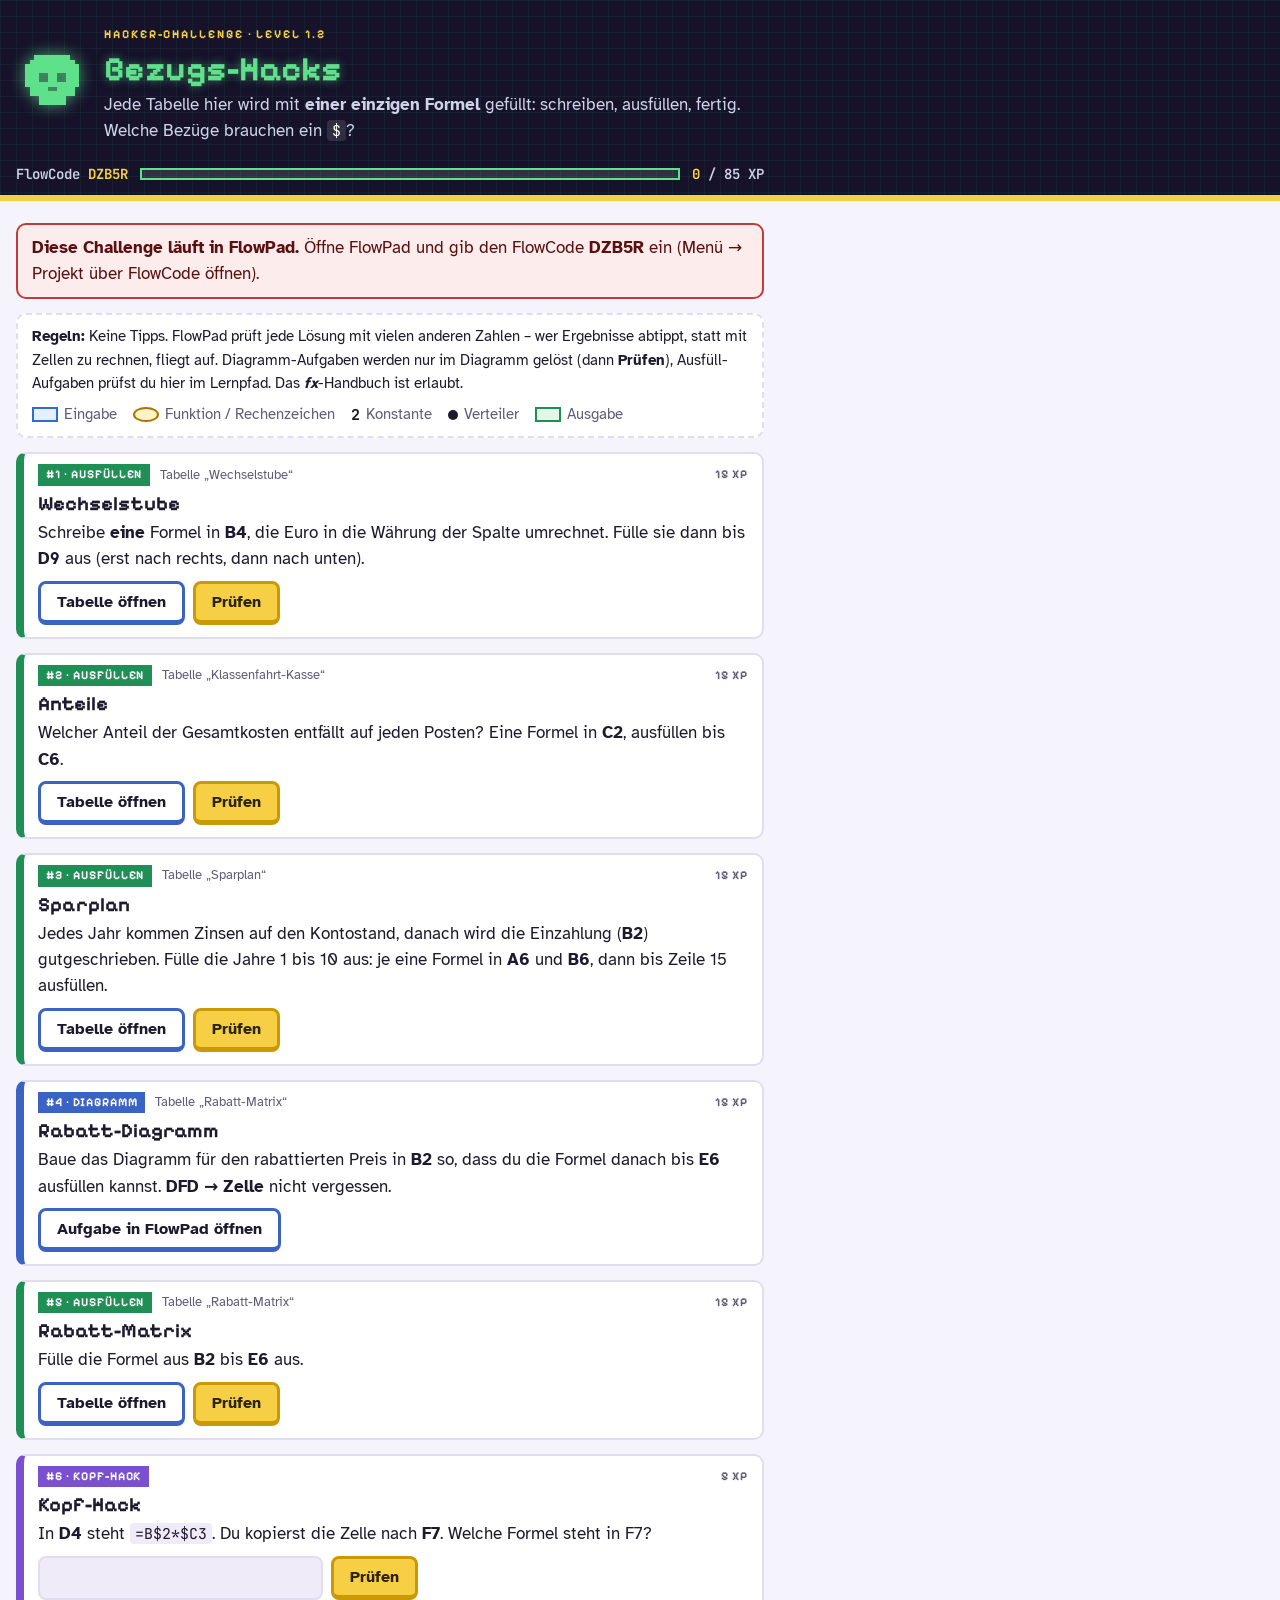
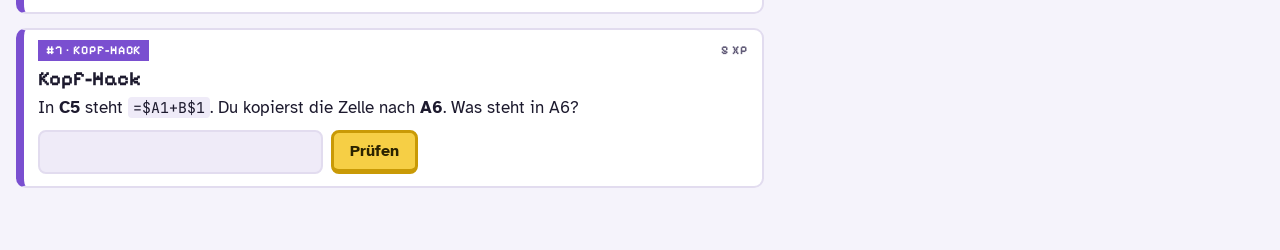
<file: learn/9/C1-2_Challenge_Bezugs-Hacks.html>
<!doctype html>
<html lang="de"><head><meta charset="utf-8"><meta name="viewport" content="width=device-width, initial-scale=1">
<title>Challenge 1.2 · Bezugs-Hacks</title>
<style>
@font-face { font-family: "Pixelify Sans"; src: url(../../fonts/PixelifySans.ttf) format("truetype"); font-weight: 400 700; }
@font-face { font-family: "Atkinson Hyperlegible"; src: url(../../fonts/AtkinsonHyperlegible-Regular.ttf) format("truetype"); font-weight: 400; }
@font-face { font-family: "Atkinson Hyperlegible"; src: url(../../fonts/AtkinsonHyperlegible-Bold.ttf) format("truetype"); font-weight: 700; }
@font-face { font-family: "JetBrains Mono"; src: url(../../fonts/JetBrainsMono.ttf) format("truetype"); font-weight: 100 800; }
:root { --bg: #f5f3fb; --surface: #fff; --surface-2: #efebf8; --ink: #1d1a2e; --ink-2: #625c78; --line: #e2dcef;
  --neon: #1f9d55; --gold: #f6cf45; --gold-d: #c99a06; --sky: #3b63c4; --rose: #c2477f; --violet: #7a4fd0; --good: #1f8f55; --bad: #c23b3b;
  --c-edge: #33415a; --c-in-fill: #e6efff; --c-in-stroke: #2a6fd6; --c-in-ink: #14315a; --c-out-fill: #e3f6ea; --c-out-stroke: #1f8f55; --c-out-ink: #145a32;
  --c-fn-fill: #fff3c4; --c-fn-stroke: #a87400; --c-fn-ink: #5a3e00; --c-ink: #1c2533; }
@media (prefers-color-scheme: dark) { :root { --bg: #12101f; --surface: #1d1a30; --surface-2: #26223d; --ink: #f1eefa; --ink-2: #b5aed0; --line: #36304f;
  --neon: #5fe08a; --sky: #9db6f5; --rose: #f29cc2; --violet: #c2a6ff; --good: #78d29d; --bad: #ff8a8a;
  --c-edge: #a9bad2; --c-in-fill: #17305a; --c-in-stroke: #7fb0ff; --c-in-ink: #dbe8ff; --c-out-fill: #163a26; --c-out-stroke: #6fd08b; --c-out-ink: #d4f5df;
  --c-fn-fill: #3d3112; --c-fn-stroke: #e3b341; --c-fn-ink: #ffe9a8; --c-ink: #e8f0fa; color-scheme: dark; } }
* { box-sizing: border-box; }
body { margin: 0; background: var(--bg); color: var(--ink); font: 17px/1.55 "Atkinson Hyperlegible", -apple-system, "Segoe UI", system-ui, sans-serif; }
code { font: .88em "JetBrains Mono", ui-monospace, Menlo, monospace; background: var(--surface-2); padding: 1px 5px; border-radius: 4px; white-space: nowrap; }
.hero { position: relative; background: #15122a; color: #eef; border-bottom: 6px solid var(--gold); overflow: hidden; }
.hero::before { content: ""; position: absolute; inset: 0; pointer-events: none; opacity: .5;
  background-image: linear-gradient(rgba(95,224,138,.12) 1px, transparent 1px), linear-gradient(90deg, rgba(95,224,138,.12) 1px, transparent 1px); background-size: 16px 16px; }
.hero-in { position: relative; display: flex; gap: 16px; align-items: center; padding: 20px 16px 12px; max-width: 780px; }
.skull { flex: none; width: 72px; height: 72px; color: #5fe08a; filter: drop-shadow(0 0 8px rgba(95,224,138,.7)); }
.hero small { font: 700 12px/1 "Pixelify Sans", monospace; letter-spacing: .16em; color: var(--gold); }
.hero h1 { margin: 6px 0 4px; font: 700 34px/1.05 "Pixelify Sans", "Courier New", monospace; color: #5fe08a; text-shadow: 0 0 10px rgba(95,224,138,.55); }
.hero p { margin: 0; color: #cfd3ea; }
.hero code { background: rgba(255,255,255,.12); color: #fff; }
.hud { position: relative; display: flex; gap: 12px; align-items: center; flex-wrap: wrap; padding: 8px 16px 12px; max-width: 780px; font: 600 14px "JetBrains Mono", monospace; color: #cfd3ea; }
.hud b { color: var(--gold); }
.bar { flex: 1 1 120px; height: 12px; background: rgba(255,255,255,.12); border: 2px solid #5fe08a; }
.bar i { display: block; height: 100%; width: 0; background: #5fe08a; transition: width .4s; }
main { padding: 8px 16px 48px; max-width: 780px; }
.outside, .rules { border-radius: 10px; padding: 10px 14px; margin: 14px 0; }
.outside { background: #fdecec; color: #5a1010; border: 2px solid var(--bad); }
.rules { background: var(--surface); border: 2px dashed var(--line); font-size: 15px; }
.leg { display: flex; flex-wrap: wrap; gap: 6px 16px; margin-top: 8px; color: var(--ink-2); }
.leg span { display: inline-flex; gap: 6px; align-items: center; }
.s { display: inline-block; width: 26px; height: 15px; }
.s.r { border: 2px solid #2a6fd6; background: #e6efff; } .s.o { border: 2px solid #1f8f55; background: #e3f6ea; }
.s.e { border: 2px solid #a87400; background: #fff3c4; border-radius: 50%; } .s.d { width: 10px; height: 10px; border-radius: 50%; background: var(--ink); }
.k { font: 700 15px "JetBrains Mono", monospace; color: var(--ink); }
.card { background: var(--surface); border: 2px solid var(--line); border-left: 8px solid var(--gold-d); border-radius: 10px; padding: 10px 14px 12px; margin: 14px 0; }
.card header { display: flex; flex-wrap: wrap; gap: 4px 10px; align-items: center; font: 700 12px/1.3 "Pixelify Sans", monospace; letter-spacing: .08em; }
.tag { color: #fff; background: var(--gold-d); padding: 3px 8px; }
.t-dfd .tag { background: var(--sky); } .t-lesen .tag { background: var(--rose); } .t-fill .tag { background: var(--good); } .t-quiz .tag { background: var(--violet); }
.t-dfd { border-left-color: var(--sky); } .t-lesen { border-left-color: var(--rose); } .t-fill { border-left-color: var(--good); } .t-quiz { border-left-color: var(--violet); }
@media (prefers-color-scheme: dark) { .tag { color: #12101f; } }
.where { color: var(--ink-2); font-family: "Atkinson Hyperlegible", sans-serif; letter-spacing: 0; font-weight: 400; font-size: 13px; }
.xp { margin-left: auto; color: var(--ink-2); }
.card h3 { margin: 6px 0 2px; font: 700 20px/1.2 "Pixelify Sans", "Courier New", monospace; }
.card p { margin: 4px 0 8px; }
.card.ok { border-color: var(--good); border-left-color: var(--good); box-shadow: 0 0 0 1px var(--good) inset; }
.card.ok h3::after { content: " ✓"; color: var(--good); }
.res { font-size: 15px; min-height: 0; }
.card.ok .res { color: var(--good); } .card.bad .res { color: var(--bad); }
.res:not(:empty) { margin-top: 6px; }
.act { display: flex; flex-wrap: wrap; gap: 8px; align-items: center; }
button.fp { min-height: 44px; padding: 0 16px; border-radius: 8px; border: 3px solid var(--gold-d); border-bottom-width: 5px; background: var(--gold); color: #2b2300; font: 700 16px/1 "Atkinson Hyperlegible", sans-serif; cursor: pointer; }
button.fp:active { transform: translateY(2px); border-bottom-width: 3px; }
button.fp.alt { border-color: var(--sky); background: var(--surface); color: var(--ink); }
.quiz { display: flex; gap: 8px; flex-wrap: wrap; }
.quiz input { flex: 1 1 180px; min-width: 0; min-height: 44px; font: 600 18px "JetBrains Mono", monospace; padding: 4px 10px; border: 2px solid var(--line); border-radius: 8px; background: var(--surface-2); color: var(--ink); }
.dfdfig { margin: 8px 0; padding: 10px; background: var(--surface-2); border-radius: 8px; overflow-x: auto; }
.dfdfig svg { display: block; width: 100%; height: auto; margin: 0 auto; font-family: "JetBrains Mono", ui-monospace, monospace; }
.dfdfig .ed { fill: none; stroke: var(--c-edge); stroke-width: 2.2; } .dfdfig .ah { fill: var(--c-edge); }
.dfdfig rect.in { fill: var(--c-in-fill); stroke: var(--c-in-stroke); stroke-width: 2.2; } .dfdfig rect.out { fill: var(--c-out-fill); stroke: var(--c-out-stroke); stroke-width: 2.2; }
.dfdfig ellipse { fill: var(--c-fn-fill); stroke: var(--c-fn-stroke); stroke-width: 2.4; } .dfdfig .sp { fill: var(--c-ink); }
.dfdfig text { text-anchor: middle; font-size: 15px; font-weight: 700; }
.dfdfig .t-in { fill: var(--c-in-ink); } .dfdfig .t-out { fill: var(--c-out-ink); } .dfdfig .t-fn { fill: var(--c-fn-ink); } .dfdfig .t-k { fill: var(--c-ink); font-size: 17px; }
.dfdfig .sn { fill: var(--c-fn-stroke); font-size: 11px; }
.win { text-align: center; background: #15122a; color: #eef; border: 3px solid #5fe08a; border-radius: 12px; padding: 18px; box-shadow: 0 0 24px rgba(95,224,138,.35); }
.win small { font: 700 12px "Pixelify Sans", monospace; letter-spacing: .16em; color: var(--gold); }
.win h2 { margin: 6px 0; font: 700 30px "Pixelify Sans", monospace; color: #5fe08a; text-shadow: 0 0 10px rgba(95,224,138,.6); }
</style></head>
<body>
<div class="hero"><div class="hero-in"><svg viewBox="0 0 16 16" class="skull" aria-hidden="true" shape-rendering="crispEdges"><path fill="currentColor" d="M4 2h8v1h1v1h1v5h-1v2h-2v2H5v-2H3V9H2V4h1V3h1zM5 6v2h2V6zm4 0v2h2V6zM7 9v1h2V9zM6 12h1v1H6zm3 0h1v1H9z"/></svg><div><small>HACKER-CHALLENGE · LEVEL 1.2</small><h1>Bezugs-Hacks</h1><p>Jede Tabelle hier wird mit <b>einer einzigen Formel</b> gefüllt: schreiben, ausfüllen, fertig. Welche Bezüge brauchen ein <code>$</code>?</p></div></div>
<div class="hud"><span>FlowCode <b>DZB5R</b></span><span class="bar"><i id="bar"></i></span><span><b id="xp">0</b> / 85 XP</span></div></div>
<main>
<div class="outside" id="outside" hidden><b>Diese Challenge läuft in FlowPad.</b> Öffne FlowPad und gib den FlowCode <b>DZB5R</b> ein (Menü → Projekt über FlowCode öffnen).</div>
<div class="rules"><b>Regeln:</b> Keine Tipps. FlowPad prüft jede Lösung mit vielen anderen Zahlen – wer Ergebnisse abtippt, statt mit Zellen zu rechnen, fliegt auf.
Diagramm-Aufgaben werden nur im Diagramm gelöst (dann <b>Prüfen</b>), Ausfüll-Aufgaben prüfst du hier im Lernpfad. Das <b><i>fx</i></b>-Handbuch ist erlaubt.
<div class="leg"><span><i class="s r"></i>Eingabe</span><span><i class="s e"></i>Funktion / Rechenzeichen</span><span><b class="k">2</b>Konstante</span><span><i class="s d"></i>Verteiler</span><span><i class="s o"></i>Ausgabe</span></div></div>
<section class="card t-fill" id="t0"><header><span class="tag">#1 · AUSFÜLLEN</span><span class="where">Tabelle „Wechselstube“</span><span class="xp">15 XP</span></header>
<h3>Wechselstube</h3><p>Schreibe <b>eine</b> Formel in <b>B4</b>, die Euro in die Währung der Spalte umrechnet. Fülle sie dann bis <b>D9</b> aus (erst nach rechts, dann nach unten).</p><div class="act"><button class="fp alt" data-open="0">Tabelle öffnen</button><button class="fp" data-check="0">Prüfen</button></div><div class="res" aria-live="polite"></div></section>
<section class="card t-fill" id="t1"><header><span class="tag">#2 · AUSFÜLLEN</span><span class="where">Tabelle „Klassenfahrt-Kasse“</span><span class="xp">15 XP</span></header>
<h3>Anteile</h3><p>Welcher Anteil der Gesamtkosten entfällt auf jeden Posten? Eine Formel in <b>C2</b>, ausfüllen bis <b>C6</b>.</p><div class="act"><button class="fp alt" data-open="1">Tabelle öffnen</button><button class="fp" data-check="1">Prüfen</button></div><div class="res" aria-live="polite"></div></section>
<section class="card t-fill" id="t2"><header><span class="tag">#3 · AUSFÜLLEN</span><span class="where">Tabelle „Sparplan“</span><span class="xp">15 XP</span></header>
<h3>Sparplan</h3><p>Jedes Jahr kommen Zinsen auf den Kontostand, danach wird die Einzahlung (<b>B2</b>) gutgeschrieben. Fülle die Jahre 1 bis 10 aus: je eine Formel in <b>A6</b> und <b>B6</b>, dann bis Zeile 15 ausfüllen.</p><div class="act"><button class="fp alt" data-open="2">Tabelle öffnen</button><button class="fp" data-check="2">Prüfen</button></div><div class="res" aria-live="polite"></div></section>
<section class="card t-dfd" id="t3"><header><span class="tag">#4 · DIAGRAMM</span><span class="where">Tabelle „Rabatt-Matrix“</span><span class="xp">15 XP</span></header>
<h3>Rabatt-Diagramm</h3><p>Baue das Diagramm für den rabattierten Preis in <b>B2</b> so, dass du die Formel danach bis <b>E6</b> ausfüllen kannst. <b>DFD → Zelle</b> nicht vergessen.</p><div class="act"><button class="fp alt" data-open="3">Aufgabe in FlowPad öffnen</button></div><div class="res" aria-live="polite"></div></section>
<section class="card t-fill" id="t4"><header><span class="tag">#5 · AUSFÜLLEN</span><span class="where">Tabelle „Rabatt-Matrix“</span><span class="xp">15 XP</span></header>
<h3>Rabatt-Matrix</h3><p>Fülle die Formel aus <b>B2</b> bis <b>E6</b> aus.</p><div class="act"><button class="fp alt" data-open="4">Tabelle öffnen</button><button class="fp" data-check="4">Prüfen</button></div><div class="res" aria-live="polite"></div></section>
<section class="card t-quiz" id="t5"><header><span class="tag">#6 · KOPF-HACK</span><span class="xp">5 XP</span></header>
<h3>Kopf-Hack</h3><p>In <b>D4</b> steht <code>=B$2*$C3</code>. Du kopierst die Zelle nach <b>F7</b>. Welche Formel steht in F7?</p><div class="act"><div class="quiz"><input type="text" id="q5" autocomplete="off" autocorrect="off" autocapitalize="characters" spellcheck="false" aria-label="Antwort"><button class="fp" data-quiz="5">Prüfen</button></div></div><div class="res" aria-live="polite"></div></section>
<section class="card t-quiz" id="t6"><header><span class="tag">#7 · KOPF-HACK</span><span class="xp">5 XP</span></header>
<h3>Kopf-Hack</h3><p>In <b>C5</b> steht <code>=$A1+B$1</code>. Du kopierst die Zelle nach <b>A6</b>. Was steht in A6?</p><div class="act"><div class="quiz"><input type="text" id="q6" autocomplete="off" autocorrect="off" autocapitalize="characters" spellcheck="false" aria-label="Antwort"><button class="fp" data-quiz="6">Prüfen</button></div></div><div class="res" aria-live="polite"></div></section>
<section class="win" id="win" hidden><small>CHALLENGE 1.2 COMPLETE</small><h2>Grid gehackt!</h2><p>Alle Aufgaben gelöst. Sichere dein Projekt (oben rechts in FlowPad) – und dann ab zur nächsten Station auf der Lernlandkarte.</p></section>
</main>
<script>
/* MiniCalc-Engine: kleine Tabellenkalkulation mit deutschen Funktionsnamen.
   Formeln: =, ; als Trennzeichen, Dezimalkomma, $-Bezüge, Bereiche A1:B3. */
/* Übernommen aus der DFD-Werkstatt (Informatik 9). Änderung für FlowPad: Bezüge behalten ihre $-Zeichen (ac/ar). */
var CalcEngine = (() => {
  const ERR = e => ({ err: e });
  const isErr = v => v && typeof v === 'object' && 'err' in v;
  const colName = c => String.fromCharCode(65 + c);
  const addr = (r, c) => colName(c) + (r + 1);
  function parseAddr(a) { const m = /^\$?([A-Z])\$?(\d+)$/.exec(a.toUpperCase()); return m ? { r: +m[2] - 1, c: m[1].charCodeAt(0) - 65 } : null; }
  function rangeCells(a) {
    const [p, q] = a.split(':'); const A = parseAddr(p), B = parseAddr(q || p); const out = [];
    for (let r = Math.min(A.r, B.r); r <= Math.max(A.r, B.r); r++) for (let c = Math.min(A.c, B.c); c <= Math.max(A.c, B.c); c++) out.push(addr(r, c));
    return out;
  }

  // ---------- Tokenizer ----------
  function tokenize(src) {
    const t = []; let i = 0;
    while (i < src.length) {
      const ch = src[i];
      if (ch === ' ' || ch === ' ') { i++; continue; }
      const rest = src.slice(i); let m;
      if (ch === '"' || ch === '“' || ch === '„' || ch === '”') {
        let j = i + 1, s = '';
        while (j < src.length && !'"“”„'.includes(src[j])) { s += src[j]; j++; }
        if (j >= src.length) throw ERR('#NAME?');
        t.push({ k: 'str', v: s }); i = j + 1; continue;
      }
      if ((m = /^(\$?)([A-Za-z])(\$?)(\d+)/.exec(rest))) {
        const after = rest.slice(m[0].length);
        if (!/^[A-Za-zÄÖÜäöüß0-9_(]/.test(after)) {
          t.push({ k: 'ref', ac: !!m[1], c: m[2].toUpperCase().charCodeAt(0) - 65, ar: !!m[3], r: +m[4] - 1, pos: i, len: m[0].length });
          i += m[0].length; continue;
        }
      }
      if ((m = /^\d+(,\d+)?|^,\d+/.exec(rest))) { t.push({ k: 'num', v: parseFloat(m[0].replace(',', '.')) }); i += m[0].length; continue; }
      if ((m = /^[A-Za-zÄÖÜäöüß][A-Za-zÄÖÜäöüß0-9_.]*/.exec(rest))) { t.push({ k: 'name', v: m[0].toUpperCase() }); i += m[0].length; continue; }
      if ((m = /^(<=|>=|<>|[-+*\/^&=<>();:%])/.exec(rest))) { t.push({ k: 'op', v: m[0] }); i += m[0].length; continue; }
      throw ERR('#NAME?');
    }
    return t;
  }

  // ---------- Parser ----------
  function parse(src) {
    const t = tokenize(src); let p = 0;
    const peek = () => t[p], next = () => t[p++];
    const isOp = (v) => t[p] && t[p].k === 'op' && t[p].v === v;
    function expect(v) { if (!isOp(v)) throw ERR('#NAME?'); p++; }
    function comparison() {
      let a = concat();
      while (t[p] && t[p].k === 'op' && ['=', '<>', '<', '>', '<=', '>='].includes(t[p].v)) { const o = next().v; a = { k: 'bin', o, a, b: concat() }; }
      return a;
    }
    function concat() { let a = additive(); while (isOp('&')) { next(); a = { k: 'bin', o: '&', a, b: additive() }; } return a; }
    function additive() { let a = term(); while (isOp('+') || isOp('-')) { const o = next().v; a = { k: 'bin', o, a, b: term() }; } return a; }
    function term() { let a = power(); while (isOp('*') || isOp('/')) { const o = next().v; a = { k: 'bin', o, a, b: power() }; } return a; }
    function power() { let a = unary(); while (isOp('^')) { next(); a = { k: 'bin', o: '^', a, b: unary() }; } return a; }
    function unary() { if (isOp('-')) { next(); return { k: 'neg', a: unary() }; } if (isOp('+')) { next(); return unary(); } return postfix(); }
    function postfix() { let a = primary(); while (isOp('%')) { next(); a = { k: 'bin', o: '/', a, b: { k: 'num', v: 100 } }; } return a; }
    function primary() {
      const tk = next();
      if (!tk) throw ERR('#NAME?');
      if (tk.k === 'num') return { k: 'num', v: tk.v };
      if (tk.k === 'str') return { k: 'str', v: tk.v };
      if (tk.k === 'ref') {
        if (isOp(':')) { next(); const b = next(); if (!b || b.k !== 'ref') throw ERR('#NAME?'); return { k: 'range', a: tk, b }; }
        return { k: 'ref', r: tk.r, c: tk.c, ac: tk.ac, ar: tk.ar };
      }
      if (tk.k === 'name') {
        if (isOp('(')) {
          next(); const args = [];
          if (!isOp(')')) { args.push(comparison()); while (isOp(';')) { next(); args.push(comparison()); } }
          expect(')');
          return { k: 'fn', n: tk.v, args };
        }
        if (tk.v === 'WAHR') return { k: 'bool', v: true };
        if (tk.v === 'FALSCH') return { k: 'bool', v: false };
        throw ERR('#NAME?');
      }
      if (tk.k === 'op' && tk.v === '(') { const e = comparison(); expect(')'); return e; }
      throw ERR('#NAME?');
    }
    const ast = comparison();
    if (p < t.length) throw ERR('#NAME?');
    return ast;
  }

  // ---------- Werte ----------
  function rawToValue(raw) {
    if (raw === undefined || raw === null || raw === '') return null;
    const s = String(raw).trim();
    if (/^-?\d+(,\d+)?$/.test(s)) return parseFloat(s.replace(',', '.'));
    if (/^-?\d+\.\d+$/.test(s)) return parseFloat(s);
    if (/^-?\d+(,\d+)?\s*%$/.test(s)) return parseFloat(s.replace(',', '.')) / 100;
    if (/^-?\d+(,\d+)?\s*€$/.test(s)) return parseFloat(s.replace(',', '.'));
    if (s.toUpperCase() === 'WAHR') return true;
    if (s.toUpperCase() === 'FALSCH') return false;
    return String(raw);
  }
  function toNum(v) {
    if (isErr(v)) return v;
    if (v === null) return 0;
    if (typeof v === 'number') return v;
    if (typeof v === 'boolean') return v ? 1 : 0;
    const x = rawToValue(v);
    if (typeof x === 'number') return x;
    return ERR('#WERT!');
  }
  function toStr(v) {
    if (v === null) return '';
    if (typeof v === 'number') return fmtNum(v);
    if (typeof v === 'boolean') return v ? 'WAHR' : 'FALSCH';
    return String(v);
  }
  function toBool(v) {
    if (isErr(v)) return v;
    if (typeof v === 'boolean') return v;
    if (v === null) return false;
    if (typeof v === 'number') return v !== 0;
    const u = String(v).toUpperCase();
    if (u === 'WAHR') return true; if (u === 'FALSCH') return false;
    return ERR('#WERT!');
  }
  function fmtNum(x, dec) {
    if (!isFinite(x)) return '#ZAHL!';
    let s;
    if (dec !== undefined) s = x.toFixed(dec);
    else { s = String(parseFloat(x.toPrecision(12))); if (/e/.test(s)) s = x.toPrecision(6); }
    return s.replace('.', ',');
  }
  function cmp(a, b) {
    if (typeof a === 'number' && typeof b === 'number') return a - b;
    if (a === null) a = typeof b === 'string' ? '' : 0;
    if (b === null) b = typeof a === 'string' ? '' : 0;
    if (typeof a === 'boolean') a = a ? 1 : 0;
    if (typeof b === 'boolean') b = b ? 1 : 0;
    if (typeof a === 'number' && typeof b === 'number') return a - b;
    if (typeof a === 'number') return -1;
    if (typeof b === 'number') return 1;
    return String(a).toLowerCase().localeCompare(String(b).toLowerCase());
  }
  function crit(c) {
    // Kriterium für ZÄHLENWENN/SUMMEWENN
    if (typeof c === 'number') return v => typeof v === 'number' && v === c;
    const m = /^(<=|>=|<>|<|>|=)?(.*)$/.exec(String(c));
    const op = m[1] || '=', rv = rawToValue(m[2]);
    return v => {
      if (v === null) return op === '<>' ? true : false;
      const d = cmp(v, rv);
      if (typeof rv === 'number' && typeof v !== 'number') return op === '<>';
      return { '=': d === 0, '<>': d !== 0, '<': d < 0, '>': d > 0, '<=': d <= 0, '>=': d >= 0 }[op];
    };
  }
  const EPOCH = Date.UTC(1899, 11, 30);
  const toSerial = ms => (ms - EPOCH) / 864e5;
  const fromSerial = n => new Date(EPOCH + n * 864e5);
  function round(x, n) { const f = Math.pow(10, n); const y = Math.abs(x) * f; const r = Math.floor(y + 0.5 + 1e-9); return Math.sign(x) * r / f; }

  // ---------- Blatt ----------
  class Sheet {
    constructor(rows, cols, raw) { this.rows = rows; this.cols = cols; this.raw = Object.assign({}, raw || {}); this.cache = {}; }
    set(a, v) { if (v === '' || v === null || v === undefined) delete this.raw[a]; else this.raw[a] = v; this.cache = {}; }
    get(a) { return this.raw[a]; }
    isFormula(a) { const r = this.raw[a]; return typeof r === 'string' && r.trim().startsWith('='); }
    value(a, stack) {
      if (a in this.cache) return this.cache[a];
      stack = stack || new Set();
      if (stack.has(a)) return ERR('#ZIRKEL!');
      const raw = this.raw[a];
      let v;
      if (typeof raw === 'string' && raw.trim().startsWith('=')) {
        stack.add(a);
        if (raw.toUpperCase().includes('#BEZUG!')) { stack.delete(a); this.cache[a] = ERR('#BEZUG!'); return this.cache[a]; }
        try {
          const ast = parse(raw.trim().slice(1));
          v = this.ev(ast, stack);
          if (v && v.range) v = ERR('#WERT!');
          if (v === null) v = 0;
        } catch (e) { v = isErr(e) ? e : ERR('#NAME?'); }
        stack.delete(a);
      } else v = rawToValue(raw);
      this.cache[a] = v;
      return v;
    }
    refVal(r, c, stack) {
      if (r < 0 || c < 0 || r >= this.rows || c >= this.cols) return ERR('#BEZUG!');
      return this.value(addr(r, c), stack);
    }
    rangeVals(n, stack) {
      const r0 = Math.min(n.a.r, n.b.r), r1 = Math.max(n.a.r, n.b.r), c0 = Math.min(n.a.c, n.b.c), c1 = Math.max(n.a.c, n.b.c);
      if (r0 < 0 || c0 < 0 || r1 >= this.rows || c1 >= this.cols) return ERR('#BEZUG!');
      const out = [];
      for (let r = r0; r <= r1; r++) for (let c = c0; c <= c1; c++) out.push(this.value(addr(r, c), stack));
      return { range: out };
    }
    ev(n, st) {
      switch (n.k) {
        case 'num': return n.v;
        case 'str': return n.v;
        case 'bool': return n.v;
        case 'ref': return this.refVal(n.r, n.c, st);
        case 'range': return this.rangeVals(n, st);
        case 'neg': { const a = toNum(this.ev(n.a, st)); return isErr(a) ? a : -a; }
        case 'bin': {
          let a = this.ev(n.a, st), b = this.ev(n.b, st);
          if (a && a.range) a = ERR('#WERT!'); if (b && b.range) b = ERR('#WERT!');
          if (isErr(a)) return a; if (isErr(b)) return b;
          if (n.o === '&') return toStr(a) + toStr(b);
          if (['=', '<>', '<', '>', '<=', '>='].includes(n.o)) {
            const d = cmp(a, b);
            return { '=': d === 0, '<>': d !== 0, '<': d < 0, '>': d > 0, '<=': d <= 0, '>=': d >= 0 }[n.o];
          }
          const x = toNum(a), y = toNum(b);
          if (isErr(x)) return x; if (isErr(y)) return y;
          if (n.o === '+') return x + y; if (n.o === '-') return x - y; if (n.o === '*') return x * y;
          if (n.o === '/') return y === 0 ? ERR('#DIV/0!') : x / y;
          if (n.o === '^') return Math.pow(x, y);
        }
        case 'fn': return this.fn(n, st);
      }
      return ERR('#NAME?');
    }
    nums(args, st, countText) {
      // sammelt Zahlen: aus Bereichen nur echte Zahlen, direkte Argumente werden umgewandelt
      const out = [];
      for (const a of args) {
        const v = this.ev(a, st);
        if (isErr(v)) return v;
        if (v && v.range) { for (const x of v.range) { if (isErr(x)) return x; if (typeof x === 'number') out.push(x); } }
        else { const x = toNum(v); if (isErr(x)) return x; out.push(x); }
      }
      return out;
    }
    fn(n, st) {
      const A = n.args, name = n.n.replace('ZAEHLENWENN', 'ZÄHLENWENN');
      const need = (k) => { if (A.length < k) throw ERR('#WERT!'); };
      switch (name) {
        case 'SUMME': { const v = this.nums(A, st); return isErr(v) ? v : v.reduce((s, x) => s + x, 0); }
        case 'MITTELWERT': { const v = this.nums(A, st); if (isErr(v)) return v; return v.length ? v.reduce((s, x) => s + x, 0) / v.length : ERR('#DIV/0!'); }
        case 'MIN': { const v = this.nums(A, st); if (isErr(v)) return v; return v.length ? Math.min(...v) : 0; }
        case 'MAX': { const v = this.nums(A, st); if (isErr(v)) return v; return v.length ? Math.max(...v) : 0; }
        case 'ANZAHL': { let k = 0; for (const a of A) { const v = this.ev(a, st); if (v && v.range) k += v.range.filter(x => typeof x === 'number').length; else if (typeof v === 'number') k++; } return k; }
        case 'ANZAHL2': { let k = 0; for (const a of A) { const v = this.ev(a, st); if (v && v.range) k += v.range.filter(x => x !== null && x !== '').length; else if (v !== null) k++; } return k; }
        case 'RUNDEN': { need(2); const x = toNum(this.ev(A[0], st)), d = toNum(this.ev(A[1], st)); if (isErr(x)) return x; if (isErr(d)) return d; return round(x, Math.trunc(d)); }
        case 'ABS': { need(1); const x = toNum(this.ev(A[0], st)); return isErr(x) ? x : Math.abs(x); }
        case 'WURZEL': { need(1); const x = toNum(this.ev(A[0], st)); if (isErr(x)) return x; return x < 0 ? ERR('#ZAHL!') : Math.sqrt(x); }
        case 'POTENZ': { need(2); const x = toNum(this.ev(A[0], st)), y = toNum(this.ev(A[1], st)); if (isErr(x)) return x; if (isErr(y)) return y; return Math.pow(x, y); }
        case 'WENN': {
          need(1);
          const b = toBool(this.ev(A[0], st)); if (isErr(b)) return b;
          if (b) return A.length > 1 ? this.ev(A[1], st) : true;
          return A.length > 2 ? this.ev(A[2], st) : false;
        }
        case 'UND': case 'ODER': {
          const vals = [];
          for (const a of A) { const v = this.ev(a, st); if (v && v.range) vals.push(...v.range.filter(x => x !== null)); else vals.push(v); }
          let res = name === 'UND';
          for (const v of vals) { const b = toBool(v); if (isErr(b)) return b; res = name === 'UND' ? res && b : res || b; }
          return res;
        }
        case 'NICHT': { need(1); const b = toBool(this.ev(A[0], st)); return isErr(b) ? b : !b; }
        case 'ZÄHLENWENN': {
          need(2); const r = this.ev(A[0], st); const c = this.ev(A[1], st); if (isErr(c)) return c;
          const list = r && r.range ? r.range : [r]; const f = crit(c); return list.filter(v => !isErr(v) && f(v)).length;
        }
        case 'SUMMEWENN': {
          need(2); const r = this.ev(A[0], st); const c = this.ev(A[1], st); const s = A[2] ? this.ev(A[2], st) : r;
          const list = r && r.range ? r.range : [r], sl = s && s.range ? s.range : [s], f = crit(c);
          let sum = 0; list.forEach((v, i) => { if (!isErr(v) && f(v) && typeof sl[i] === 'number') sum += sl[i]; }); return sum;
        }
        case 'ABRUNDEN': case 'AUFRUNDEN': {
          need(1); const x = toNum(this.ev(A[0], st)), d = A[1] ? toNum(this.ev(A[1], st)) : 0; if (isErr(x)) return x; if (isErr(d)) return d;
          const f = Math.pow(10, Math.trunc(d)), y = Math.abs(x) * f, r = name === 'ABRUNDEN' ? Math.floor(y + 1e-9) : Math.ceil(y - 1e-9);
          return Math.sign(x) * r / f;
        }
        case 'GANZZAHL': { need(1); const x = toNum(this.ev(A[0], st)); return isErr(x) ? x : Math.floor(x); }
        case 'OBERGRENZE': {
          need(2); const x = toNum(this.ev(A[0], st)), s_ = toNum(this.ev(A[1], st)); if (isErr(x)) return x; if (isErr(s_)) return s_;
          if (s_ === 0) return 0; if (x > 0 && s_ < 0) return ERR('#ZAHL!'); return Math.ceil(x / s_ - 1e-9) * s_;
        }
        case 'PRODUKT': { const v = this.nums(A, st); return isErr(v) ? v : v.reduce((p, x) => p * x, 1); }
        case 'QUOTIENT': { need(2); const a = toNum(this.ev(A[0], st)), b = toNum(this.ev(A[1], st)); if (isErr(a)) return a; if (isErr(b)) return b; return b === 0 ? ERR('#DIV/0!') : Math.trunc(a / b); }
        case 'REST': { need(2); const a = toNum(this.ev(A[0], st)), b = toNum(this.ev(A[1], st)); if (isErr(a)) return a; if (isErr(b)) return b; return b === 0 ? ERR('#DIV/0!') : a - b * Math.floor(a / b); }
        case 'VORZEICHEN': { need(1); const x = toNum(this.ev(A[0], st)); return isErr(x) ? x : Math.sign(x); }
        case 'ZUFALLSZAHL': return Math.random();
        case 'ZUFALLSBEREICH': { need(2); const a = toNum(this.ev(A[0], st)), b = toNum(this.ev(A[1], st)); if (isErr(a)) return a; if (isErr(b)) return b; return Math.ceil(a) + Math.floor(Math.random() * (Math.floor(b) - Math.ceil(a) + 1)); }
        case 'CODE': { need(1); const t = this.ev(A[0], st); if (isErr(t)) return t; const s2 = toStr(t); return s2.length ? s2.charCodeAt(0) : ERR('#WERT!'); }
        case 'ZEICHEN': { need(1); const x = toNum(this.ev(A[0], st)); if (isErr(x)) return x; return x < 1 || x > 255 ? ERR('#WERT!') : String.fromCharCode(Math.trunc(x)); }
        case 'GROSS': case 'KLEIN': case 'LÄNGE': {
          need(1); const t = this.ev(A[0], st); if (isErr(t)) return t; const s2 = toStr(t);
          return name === 'GROSS' ? s2.toUpperCase() : name === 'KLEIN' ? s2.toLowerCase() : s2.length;
        }
        case 'LINKS': case 'RECHTS': {
          need(1); const t = this.ev(A[0], st); if (isErr(t)) return t; const n = A[1] ? toNum(this.ev(A[1], st)) : 1; if (isErr(n)) return n;
          if (n < 0) return ERR('#WERT!'); const s2 = toStr(t); return name === 'LINKS' ? s2.slice(0, n) : (n === 0 ? '' : s2.slice(-n));
        }
        case 'TEIL': {
          need(3); const t = this.ev(A[0], st), a = toNum(this.ev(A[1], st)), n = toNum(this.ev(A[2], st)); if (isErr(t)) return t; if (isErr(a)) return a; if (isErr(n)) return n;
          if (a < 1 || n < 0) return ERR('#WERT!'); return toStr(t).substr(a - 1, n);
        }
        case 'FINDEN': {
          need(2); const q = this.ev(A[0], st), t = this.ev(A[1], st), a = A[2] ? toNum(this.ev(A[2], st)) : 1; if (isErr(q)) return q; if (isErr(t)) return t; if (isErr(a)) return a;
          const i = toStr(t).indexOf(toStr(q), a - 1); return i < 0 || a < 1 ? ERR('#WERT!') : i + 1;
        }
        case 'IDENTISCH': { need(2); const a = this.ev(A[0], st), b = this.ev(A[1], st); if (isErr(a)) return a; if (isErr(b)) return b; return toStr(a) === toStr(b); }
        case 'WECHSELN': {
          need(3); const t = toStr(this.ev(A[0], st)), alt = toStr(this.ev(A[1], st)), neu = toStr(this.ev(A[2], st));
          if (!alt) return t;
          if (A[3]) { const n = toNum(this.ev(A[3], st)); if (isErr(n)) return n; let i = -1; for (let k = 0; k < n; k++) { i = t.indexOf(alt, i + 1); if (i < 0) return t; } return t.slice(0, i) + neu + t.slice(i + alt.length); }
          return t.split(alt).join(neu);
        }
        case 'TEXTKETTE': { let s2 = ''; for (const a of A) { const v = this.ev(a, st); if (isErr(v)) return v; if (v && v.range) s2 += v.range.map(toStr).join(''); else s2 += toStr(v); } return s2; }
        case 'DATUM': {
          need(3); const y = toNum(this.ev(A[0], st)), m = toNum(this.ev(A[1], st)), d = toNum(this.ev(A[2], st)); if (isErr(y)) return y; if (isErr(m)) return m; if (isErr(d)) return d;
          return toSerial(Date.UTC(y < 1900 ? y + 1900 : y, m - 1, d));
        }
        case 'HEUTE': { const n = new Date(); return toSerial(Date.UTC(n.getFullYear(), n.getMonth(), n.getDate())); }
        case 'JETZT': { const n = new Date(); return toSerial(Date.UTC(n.getFullYear(), n.getMonth(), n.getDate(), n.getHours(), n.getMinutes(), n.getSeconds())); }
        case 'JAHR': case 'MONAT': case 'TAG': case 'WOCHENTAG': {
          need(1); const x = toNum(this.ev(A[0], st)); if (isErr(x)) return x; if (x < 0) return ERR('#ZAHL!');
          const dt = fromSerial(Math.floor(x));
          if (name === 'JAHR') return dt.getUTCFullYear(); if (name === 'MONAT') return dt.getUTCMonth() + 1; if (name === 'TAG') return dt.getUTCDate();
          const typ = A[1] ? toNum(this.ev(A[1], st)) : 1, wd = dt.getUTCDay();
          return typ === 2 ? (wd + 6) % 7 + 1 : typ === 3 ? (wd + 6) % 7 : wd + 1;
        }
        case 'STUNDE': case 'MINUTE': case 'SEKUNDE': {
          need(1); const x = toNum(this.ev(A[0], st)); if (isErr(x)) return x; if (x < 0) return ERR('#ZAHL!');
          const sec = Math.round((x - Math.floor(x)) * 86400) % 86400;
          return name === 'STUNDE' ? Math.floor(sec / 3600) : name === 'MINUTE' ? Math.floor(sec / 60) % 60 : sec % 60;
        }
        case 'ZEIT': {
          need(3); const h = toNum(this.ev(A[0], st)), m = toNum(this.ev(A[1], st)), s3 = toNum(this.ev(A[2], st)); if (isErr(h)) return h; if (isErr(m)) return m; if (isErr(s3)) return s3;
          const t = ((h * 3600 + m * 60 + s3) % 86400 + 86400) % 86400; return t / 86400;
        }
        case 'VERKETTEN': { let s = ''; for (const a of A) { const v = this.ev(a, st); if (isErr(v)) return v; s += toStr(v); } return s; }
      }
      return ERR('#NAME?');
    }
  }

  // Formel beim Kopieren verschieben (relative Teile ändern sich)
  function shiftFormula(src, dr, dc) {
    if (typeof src !== 'string' || !src.trim().startsWith('=')) return src;
    let out = '', i = 0, inStr = false;
    while (i < src.length) {
      const ch = src[i];
      if (ch === '"') { inStr = !inStr; out += ch; i++; continue; }
      if (!inStr) {
        const m = /^(\$?)([A-Za-z])(\$?)(\d+)/.exec(src.slice(i));
        const prev = i > 0 ? src[i - 1] : '';
        if (m && !/[A-Za-zÄÖÜäöüß0-9_]/.test(prev) && !/^[A-Za-zÄÖÜäöüß0-9_(]/.test(src.slice(i + m[0].length))) {
          let c = m[2].toUpperCase().charCodeAt(0) - 65, r = +m[4] - 1;
          if (!m[1]) c += dc; if (!m[3]) r += dr;
          if (c < 0 || r < 0 || c > 25) out += '#BEZUG!';
          else out += m[1] + String.fromCharCode(65 + c) + m[3] + (r + 1);
          i += m[0].length; continue;
        }
      }
      out += ch; i++;
    }
    return out;
  }
  // Bezüge in einer Formel finden (für farbige Markierung)
  function refsIn(src) {
    if (typeof src !== 'string' || !src.trim().startsWith('=')) return [];
    let toks; try { toks = tokenize(src.trim().slice(1)); } catch (e) { return []; }
    const off = src.indexOf('=') + 1, out = [];
    for (let i = 0; i < toks.length; i++) {
      const t = toks[i];
      if (t.k !== 'ref') continue;
      if (toks[i + 1] && toks[i + 1].k === 'op' && toks[i + 1].v === ':' && toks[i + 2] && toks[i + 2].k === 'ref') {
        const b = toks[i + 2];
        out.push({ start: off + t.pos, end: off + b.pos + b.len, cells: rangeCells(addr(t.r, t.c) + ':' + addr(b.r, b.c)) });
        i += 2;
      } else out.push({ start: off + t.pos, end: off + t.pos + t.len, cells: [addr(t.r, t.c)] });
    }
    return out;
  }
  function display(v, fmt) {
    if (v === null || v === undefined) return '';
    if (isErr(v)) return v.err;
    if (typeof v === 'boolean') return v ? 'WAHR' : 'FALSCH';
    if (typeof v === 'number') {
      if (fmt === 'eur') return fmtNum(v, 2).replace(/\B(?=(\d{3})+(?!\d))/, '.') + ' €';
      if (fmt === 'pct') return fmtNum(round(v * 100, 2)) + ' %';
      if (fmt === 'd1') return fmtNum(v, 1);
      if (fmt === 'd2') return fmtNum(v, 2);
      if (fmt === 'int') return fmtNum(Math.round(v));
      return fmtNum(v);
    }
    return String(v);
  }
  // Bezug als Text, mit $-Zeichen, z. B. „$C$1“
  const refText = t => (t.ac ? '$' : '') + colName(t.c) + (t.ar ? '$' : '') + (t.r + 1);
  return { refText, tokenize, Sheet, parse, shiftFormula, refsIn, display, isErr, addr, parseAddr, rangeCells, colName, fmtNum };
})();

// Prüft Ausfüll-Aufgaben: eine Formel, ausgefüllt, rechnet bei vielen Testbelegungen richtig.
// Läuft im Lernpfad (Browser) und im Prüfskript (Node). E = MiniCalc-Engine von FlowPad.
function fillCheck(t, cells, rows, cols, E) {
  var isF = function (s) { return typeof s === 'string' && s.trim().charAt(0) === '='; };
  var norm = function (s) { return String(s || '').replace(/\s+/g, '').toUpperCase(); };
  var same = function (a, b) { return (typeof a === 'number' && typeof b === 'number') ? Math.abs(a - b) < 1e-7 * Math.max(1, Math.abs(b)) : E.display(a) === E.display(b); };
  var exp = {}, order = [];
  for (var i = 0; i < t.expect.length; i++) {
    var x = t.expect[i], o = E.parseAddr(x.from), src = cells[x.from], end = x.range.split(':')[1];
    if (!isF(src)) return { ok: false, msg: 'In <b>' + x.from + '</b> steht noch keine Formel.' };
    var list = E.rangeCells(x.range);
    for (var j = 0; j < list.length; j++) {
      var a = list[j], p = E.parseAddr(a), dr = p.r - o.r, dc = p.c - o.c;
      if (!isF(cells[a])) return { ok: false, msg: 'In <b>' + a + '</b> steht keine Formel. Fülle <b>' + x.from + '</b> bis <b>' + end + '</b> aus.' };
      if (norm(cells[a]) !== norm(E.shiftFormula(src, dr, dc))) return { ok: false, msg: '<b>' + a + '</b> passt nicht zur Formel in <b>' + x.from + '</b>. Schreibe nur <b>eine</b> Formel und fülle sie aus.' };
      exp[a] = E.shiftFormula(x.formula, dr, dc); order.push(a);
    }
  }
  var vc = [];
  Object.keys(t.vary || {}).forEach(function (rg) { E.rangeCells(rg).forEach(function (a) { vc.push([a, t.vary[rg]]); }); });
  var sets = [{}];
  for (var k = 0; k < 8; k++) {
    var s = {};
    vc.forEach(function (v, n) { s[v[0]] = v[1] === 'num' ? String(((k * 7 + n * 13) % 17) + 2 + (k % 2 ? ',5' : '')) : v[1][(k * 3 + n * 5) % v[1].length]; });
    sets.push(s);
  }
  for (var q = 0; q < sets.length; q++) {
    var S = new E.Sheet(rows, cols, Object.assign({}, cells, sets[q])), R = new E.Sheet(rows, cols, Object.assign({}, cells, sets[q], exp));
    for (var m = 0; m < order.length; m++) {
      var c = order[m], va = S.value(c), vb = R.value(c);
      if (!same(va, vb)) return { ok: false, msg: '<b>' + c + '</b> rechnet ' + (q ? 'mit anderen Werten in der Tabelle ' : '') + 'falsch: deins <b>' + E.display(va) + '</b>, richtig wäre <b>' + E.display(vb) + '</b>.' };
    }
  }
  return { ok: true, msg: 'Alle ' + order.length + ' Zellen rechnen richtig – auch mit ' + (sets.length - 1) + ' anderen Testbelegungen.' };
}

var T = [{"type":"fill","xp":15,"sheet":"c12-wechsel","expect":[{"from":"B4","formula":"=$A4*B$2","range":"B4:D9"}],"vary":{"A4:A9":"num","B2:D2":"num"},"open":[{"action":"sheet","title":"Wechselstube","select":"B4","show":true,"id":"c12-wechsel","cells":{"A1":"Euro","B1":"US-Dollar","C1":"Pfund","D1":"Yen","A2":"Kurs","B2":"1,08","C2":"0,84","D2":"162","A4":"5","A5":"10","A6":"20","A7":"50","A8":"100","A9":"200"},"widths":{"A":90,"B":100,"C":100,"D":100},"fmt":{"B4:C9":"d2","D4:D9":"int"},"styles":{"A1:D1":"head","B2:D2":"inp"}},{"action":"say","text":"Wechselstube: Schreibe <b>eine</b> Formel in <b>B4</b>, die Euro in die Währung der Spalte umrechnet. Fülle sie dann bis <b>D9</b> aus (erst nach rechts, dann nach unten)."}]},{"type":"fill","xp":15,"sheet":"c12-kasse","expect":[{"from":"C2","formula":"=B2/$B$7","range":"C2:C6"}],"vary":{"B2:B6":"num"},"open":[{"action":"sheet","title":"Klassenfahrt-Kasse","select":"C2","show":true,"id":"c12-kasse","cells":{"A1":"Posten","B1":"Betrag","C1":"Anteil","A2":"Bus","B2":"480","A3":"Eintritte","B3":"210","A4":"Jugendherberge","B4":"1350","A5":"Verpflegung","B5":"390","A6":"Sonstiges","B6":"75","A7":"Summe","B7":"=B2+B3+B4+B5+B6"},"widths":{"A":160,"B":100,"C":90},"fmt":{"B2:B7":"eur","C2:C6":"pct"},"styles":{"A1:C1":"head","A7":"head"}},{"action":"say","text":"Anteile: Welcher Anteil der Gesamtkosten entfällt auf jeden Posten? Eine Formel in <b>C2</b>, ausfüllen bis <b>C6</b>."}]},{"type":"fill","xp":15,"sheet":"c12-spar","expect":[{"from":"A6","formula":"=A5+1","range":"A6:A15"},{"from":"B6","formula":"=B5*(1+$B$1)+$B$2","range":"B6:B15"}],"vary":{"B1":["2%","5%","1,5%","10%"],"B2":"num","B5":"num"},"open":[{"action":"sheet","title":"Sparplan","select":"A6","show":true,"id":"c12-spar","cells":{"A1":"Zinssatz","B1":"3%","A2":"Einzahlung pro Jahr","B2":"300","A4":"Jahr","B4":"Kontostand","A5":"0","B5":"1000"},"widths":{"A":170,"B":110},"fmt":{"B1":"pct","B2":"eur","B5:B15":"eur"},"styles":{"A4:B4":"head","B1:B2":"inp"}},{"action":"say","text":"Sparplan: Jedes Jahr kommen Zinsen auf den Kontostand, danach wird die Einzahlung (<b>B2</b>) gutgeschrieben. Fülle die Jahre 1 bis 10 aus: je eine Formel in <b>A6</b> und <b>B6</b>, dann bis Zeile 15 ausfüllen."}]},{"type":"dfd","xp":15,"sheet":"c12-matrix","cell":"B2","open":[{"action":"task","sheetTitle":"Rabatt-Matrix","cell":"B2","target":"=$A2*(1-B$1)","title":"Rabatt-Diagramm","prompt":"Baue das Diagramm für den rabattierten Preis in <b>B2</b> so, dass du die Formel danach bis <b>E6</b> ausfüllen kannst. <b>DFD → Zelle</b> nicht vergessen.","mode":"diagramm","id":"c12-matrix","cells":{"A1":"Preis","B1":"5%","C1":"10%","D1":"20%","E1":"25%","A2":"19,99","A3":"49","A4":"89","A5":"129","A6":"249"},"widths":{"A":90},"fmt":{"B1:E1":"pct","A2:E6":"eur"},"styles":{"A1:E1":"head"},"dfd":"leer"}]},{"type":"fill","xp":15,"sheet":"c12-matrix","expect":[{"from":"B2","formula":"=$A2*(1-B$1)","range":"B2:E6"}],"vary":{"A2:A6":"num","B1:E1":["5%","15%","30%","50%","12%"]},"open":[{"action":"sheet","title":"Rabatt-Matrix","select":"B2","show":true,"id":"c12-matrix","cells":{"A1":"Preis","B1":"5%","C1":"10%","D1":"20%","E1":"25%","A2":"19,99","A3":"49","A4":"89","A5":"129","A6":"249"},"widths":{"A":90},"fmt":{"B1:E1":"pct","A2:E6":"eur"},"styles":{"A1:E1":"head"}},{"action":"say","text":"Rabatt-Matrix: Fülle die Formel aus <b>B2</b> bis <b>E6</b> aus."}]},{"type":"quiz","xp":5,"answers":["=D$2*$C6"]},{"type":"quiz","xp":5,"answers":["=$A2+#BEZUG!","#BEZUG!"]}], KEY = 'fp-challenge-1.2', TOTAL = 85;
var done = {}; try { done = JSON.parse(localStorage.getItem(KEY) || '{}'); } catch (e) { }
function save() { try { localStorage.setItem(KEY, JSON.stringify(done)); } catch (e) { } }
function card(i) { return document.getElementById('t' + i); }
function show(i, ok, html) { var c = card(i); c.classList.toggle('ok', !!ok); c.classList.toggle('bad', !ok); if (html !== undefined) c.querySelector('.res').innerHTML = html; }
function paint() {
  var xp = 0; T.forEach(function (t, i) { if (done[i]) { xp += t.xp; card(i).classList.add('ok'); card(i).classList.remove('bad'); } });
  document.getElementById('xp').textContent = xp; document.getElementById('bar').style.width = Math.round(100 * xp / TOTAL) + '%';
  document.getElementById('win').hidden = xp < TOTAL;
}
function solved(i, html) { done[i] = 1; save(); show(i, true, html); paint(); }
var inside = !!(window.FlowPad && window.FlowPad.inside);
if (!inside) document.getElementById('outside').hidden = false;
function send(list) {
  if (!inside) { document.getElementById('outside').scrollIntoView({ behavior: 'smooth' }); return; }
  list.forEach(function (m, k) { setTimeout(function () { var d = {}; for (var x in m) if (x !== 'action') d[x] = m[x]; FlowPad.send(m.action, d); }, k * 250); });
}
document.addEventListener('click', function (e) {
  var b = e.target.closest && e.target.closest('button'); if (!b) return;
  if (b.dataset.open) send(T[+b.dataset.open].open);
  if (b.dataset.check) {
    var i = +b.dataset.check, t = T[i];
    if (!inside) return send([]);
    FlowPad.getSheet(t.sheet).then(function (r) {
      if (r.id !== t.sheet) { show(i, false, 'Öffne zuerst die Tabelle mit <b>Tabelle öffnen</b>.'); return; }
      var res = fillCheck(t, r.cells, r.rows, r.cols, CalcEngine);
      if (res.ok) solved(i, '✓ ' + res.msg); else show(i, false, '✗ ' + res.msg);
      FlowPad.say((res.ok ? '✓ ' : '✗ ') + res.msg, res.ok);
    }).catch(function () { show(i, false, 'FlowPad antwortet nicht. Versuche es noch einmal.'); });
  }
  if (b.dataset.quiz) {
    var j = +b.dataset.quiz, norm = function (s) { return String(s).replace(/\s+/g, '').replace(/^=/, '').replace(/,/g, ';').toUpperCase(); };
    var v = document.getElementById('q' + j).value;
    if (!v.trim()) return;
    if (T[j].answers.some(function (a) { return norm(a) === norm(v); })) solved(j, '✓ Richtig.'); else show(j, false, '✗ Nein.');
  }
});
document.addEventListener('keydown', function (e) { if (e.key === 'Enter' && e.target.id && e.target.id.charAt(0) === 'q') { e.preventDefault(); e.target.nextElementSibling.click(); } });
if (inside) FlowPad.onResult(function (r) {
  T.forEach(function (t, i) {
    if (t.sheet !== r.task || t.cell !== r.cell || t.type === 'fill') return;
    if (t.type === 'dfd' && r.how !== 'diagramm') return;
    if (r.ok) solved(i, '✓ Gelöst' + (r.formula ? ': <code>' + r.formula.replace(/</g, '&lt;') + '</code>' : '') + '.');
    else if (!done[i]) show(i, false, '✗ Noch nicht – FlowPad zeigt dir, bei welchen Werten es nicht passt.');
  });
});
paint();
</script>
</body></html>
</file>
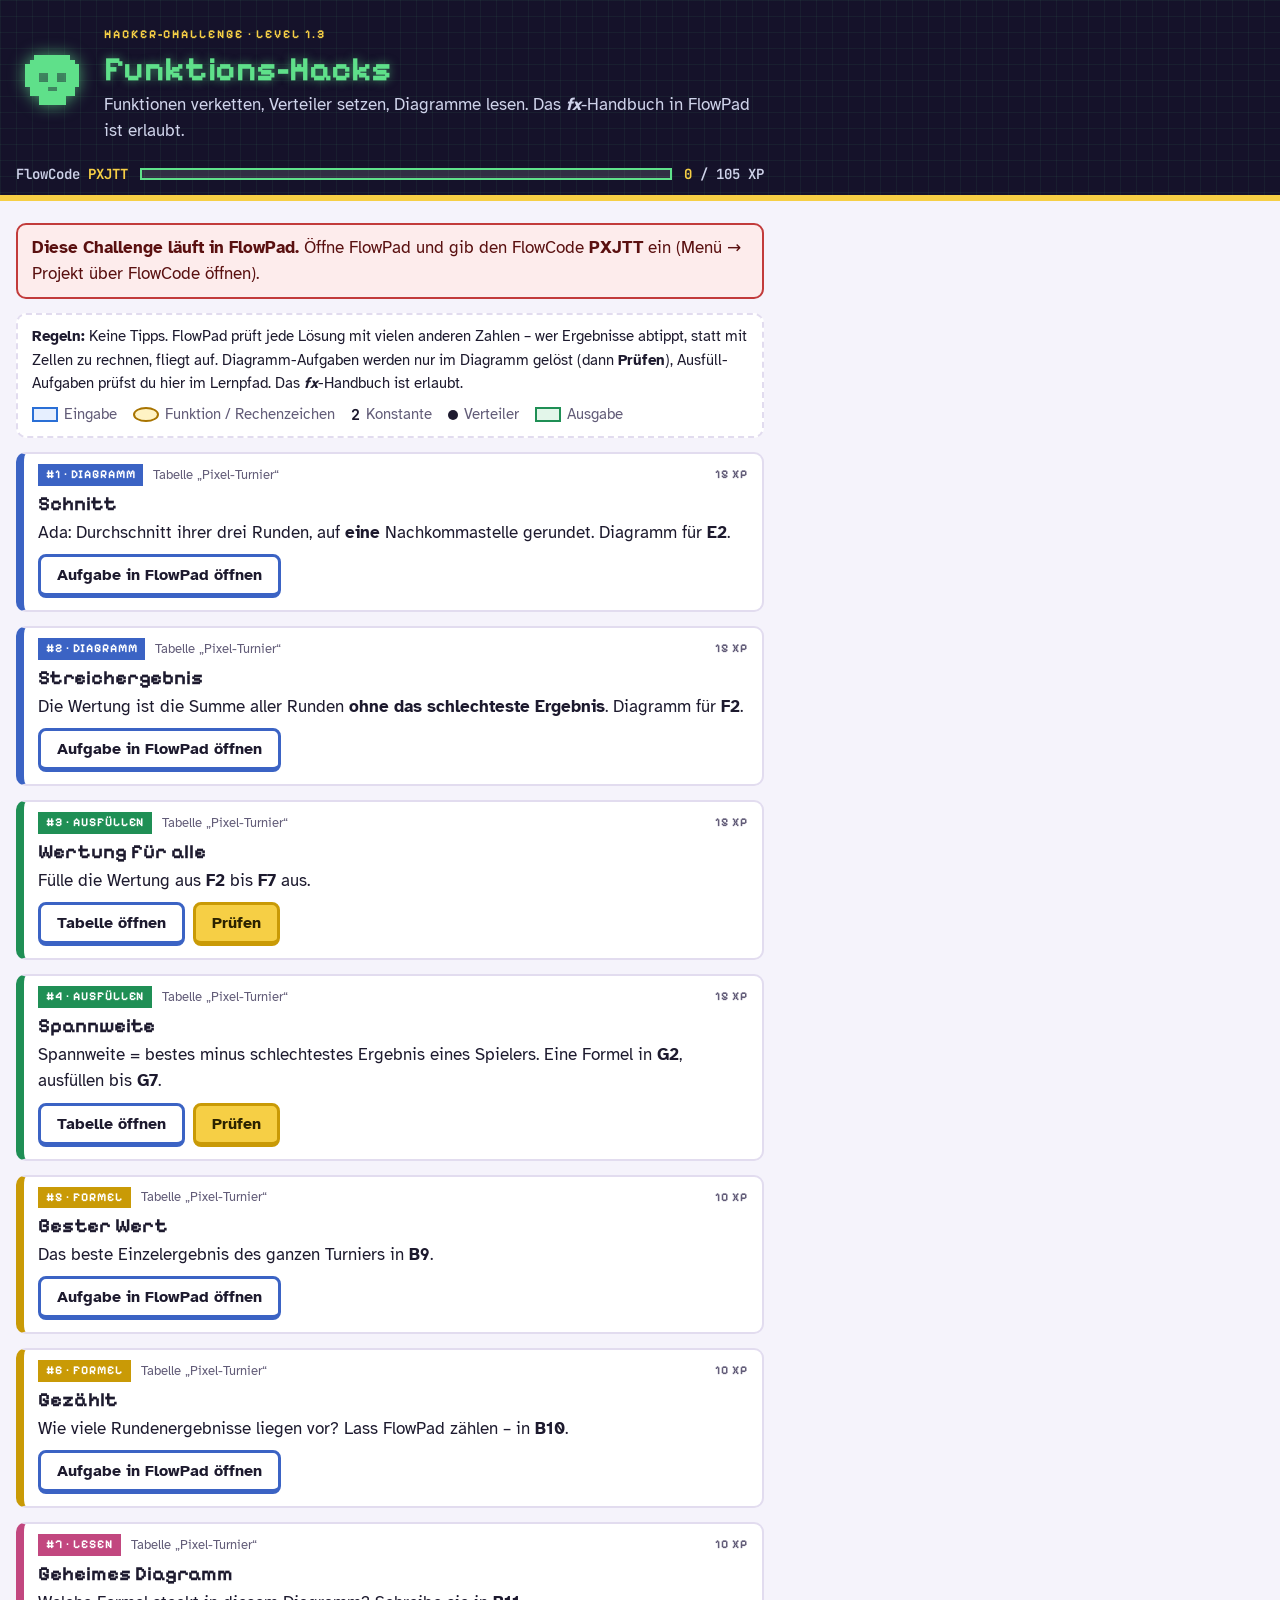
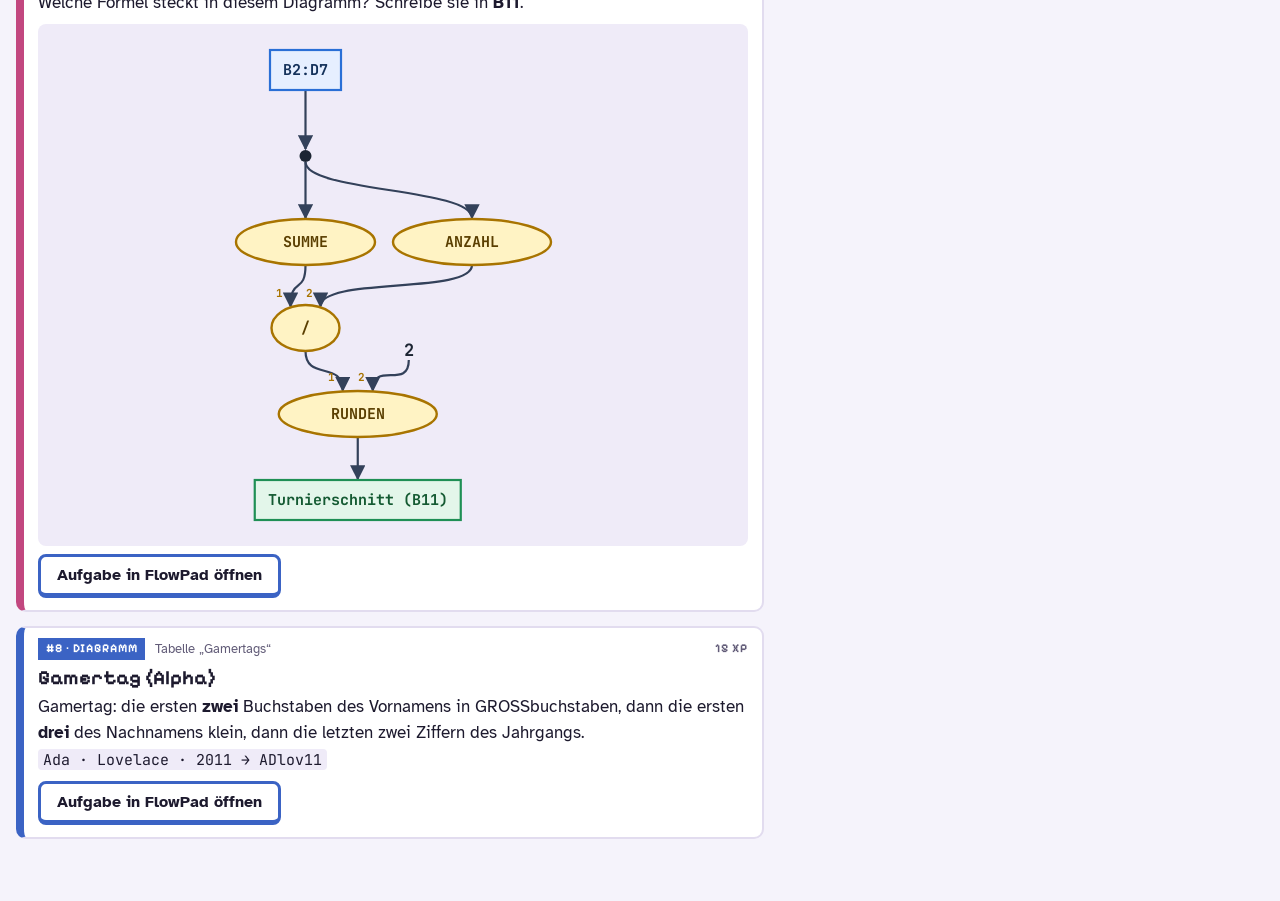
<file: learn/9/C1-3_Challenge_Funktions-Hacks.html>
<!doctype html>
<html lang="de"><head><meta charset="utf-8"><meta name="viewport" content="width=device-width, initial-scale=1">
<title>Challenge 1.3 · Funktions-Hacks</title>
<style>
@font-face { font-family: "Pixelify Sans"; src: url(../../fonts/PixelifySans.ttf) format("truetype"); font-weight: 400 700; }
@font-face { font-family: "Atkinson Hyperlegible"; src: url(../../fonts/AtkinsonHyperlegible-Regular.ttf) format("truetype"); font-weight: 400; }
@font-face { font-family: "Atkinson Hyperlegible"; src: url(../../fonts/AtkinsonHyperlegible-Bold.ttf) format("truetype"); font-weight: 700; }
@font-face { font-family: "JetBrains Mono"; src: url(../../fonts/JetBrainsMono.ttf) format("truetype"); font-weight: 100 800; }
:root { --bg: #f5f3fb; --surface: #fff; --surface-2: #efebf8; --ink: #1d1a2e; --ink-2: #625c78; --line: #e2dcef;
  --neon: #1f9d55; --gold: #f6cf45; --gold-d: #c99a06; --sky: #3b63c4; --rose: #c2477f; --violet: #7a4fd0; --good: #1f8f55; --bad: #c23b3b;
  --c-edge: #33415a; --c-in-fill: #e6efff; --c-in-stroke: #2a6fd6; --c-in-ink: #14315a; --c-out-fill: #e3f6ea; --c-out-stroke: #1f8f55; --c-out-ink: #145a32;
  --c-fn-fill: #fff3c4; --c-fn-stroke: #a87400; --c-fn-ink: #5a3e00; --c-ink: #1c2533; }
@media (prefers-color-scheme: dark) { :root { --bg: #12101f; --surface: #1d1a30; --surface-2: #26223d; --ink: #f1eefa; --ink-2: #b5aed0; --line: #36304f;
  --neon: #5fe08a; --sky: #9db6f5; --rose: #f29cc2; --violet: #c2a6ff; --good: #78d29d; --bad: #ff8a8a;
  --c-edge: #a9bad2; --c-in-fill: #17305a; --c-in-stroke: #7fb0ff; --c-in-ink: #dbe8ff; --c-out-fill: #163a26; --c-out-stroke: #6fd08b; --c-out-ink: #d4f5df;
  --c-fn-fill: #3d3112; --c-fn-stroke: #e3b341; --c-fn-ink: #ffe9a8; --c-ink: #e8f0fa; color-scheme: dark; } }
* { box-sizing: border-box; }
body { margin: 0; background: var(--bg); color: var(--ink); font: 17px/1.55 "Atkinson Hyperlegible", -apple-system, "Segoe UI", system-ui, sans-serif; }
code { font: .88em "JetBrains Mono", ui-monospace, Menlo, monospace; background: var(--surface-2); padding: 1px 5px; border-radius: 4px; white-space: nowrap; }
.hero { position: relative; background: #15122a; color: #eef; border-bottom: 6px solid var(--gold); overflow: hidden; }
.hero::before { content: ""; position: absolute; inset: 0; pointer-events: none; opacity: .5;
  background-image: linear-gradient(rgba(95,224,138,.12) 1px, transparent 1px), linear-gradient(90deg, rgba(95,224,138,.12) 1px, transparent 1px); background-size: 16px 16px; }
.hero-in { position: relative; display: flex; gap: 16px; align-items: center; padding: 20px 16px 12px; max-width: 780px; }
.skull { flex: none; width: 72px; height: 72px; color: #5fe08a; filter: drop-shadow(0 0 8px rgba(95,224,138,.7)); }
.hero small { font: 700 12px/1 "Pixelify Sans", monospace; letter-spacing: .16em; color: var(--gold); }
.hero h1 { margin: 6px 0 4px; font: 700 34px/1.05 "Pixelify Sans", "Courier New", monospace; color: #5fe08a; text-shadow: 0 0 10px rgba(95,224,138,.55); }
.hero p { margin: 0; color: #cfd3ea; }
.hero code { background: rgba(255,255,255,.12); color: #fff; }
.hud { position: relative; display: flex; gap: 12px; align-items: center; flex-wrap: wrap; padding: 8px 16px 12px; max-width: 780px; font: 600 14px "JetBrains Mono", monospace; color: #cfd3ea; }
.hud b { color: var(--gold); }
.bar { flex: 1 1 120px; height: 12px; background: rgba(255,255,255,.12); border: 2px solid #5fe08a; }
.bar i { display: block; height: 100%; width: 0; background: #5fe08a; transition: width .4s; }
main { padding: 8px 16px 48px; max-width: 780px; }
.outside, .rules { border-radius: 10px; padding: 10px 14px; margin: 14px 0; }
.outside { background: #fdecec; color: #5a1010; border: 2px solid var(--bad); }
.rules { background: var(--surface); border: 2px dashed var(--line); font-size: 15px; }
.leg { display: flex; flex-wrap: wrap; gap: 6px 16px; margin-top: 8px; color: var(--ink-2); }
.leg span { display: inline-flex; gap: 6px; align-items: center; }
.s { display: inline-block; width: 26px; height: 15px; }
.s.r { border: 2px solid #2a6fd6; background: #e6efff; } .s.o { border: 2px solid #1f8f55; background: #e3f6ea; }
.s.e { border: 2px solid #a87400; background: #fff3c4; border-radius: 50%; } .s.d { width: 10px; height: 10px; border-radius: 50%; background: var(--ink); }
.k { font: 700 15px "JetBrains Mono", monospace; color: var(--ink); }
.card { background: var(--surface); border: 2px solid var(--line); border-left: 8px solid var(--gold-d); border-radius: 10px; padding: 10px 14px 12px; margin: 14px 0; }
.card header { display: flex; flex-wrap: wrap; gap: 4px 10px; align-items: center; font: 700 12px/1.3 "Pixelify Sans", monospace; letter-spacing: .08em; }
.tag { color: #fff; background: var(--gold-d); padding: 3px 8px; }
.t-dfd .tag { background: var(--sky); } .t-lesen .tag { background: var(--rose); } .t-fill .tag { background: var(--good); } .t-quiz .tag { background: var(--violet); }
.t-dfd { border-left-color: var(--sky); } .t-lesen { border-left-color: var(--rose); } .t-fill { border-left-color: var(--good); } .t-quiz { border-left-color: var(--violet); }
@media (prefers-color-scheme: dark) { .tag { color: #12101f; } }
.where { color: var(--ink-2); font-family: "Atkinson Hyperlegible", sans-serif; letter-spacing: 0; font-weight: 400; font-size: 13px; }
.xp { margin-left: auto; color: var(--ink-2); }
.card h3 { margin: 6px 0 2px; font: 700 20px/1.2 "Pixelify Sans", "Courier New", monospace; }
.card p { margin: 4px 0 8px; }
.card.ok { border-color: var(--good); border-left-color: var(--good); box-shadow: 0 0 0 1px var(--good) inset; }
.card.ok h3::after { content: " ✓"; color: var(--good); }
.res { font-size: 15px; min-height: 0; }
.card.ok .res { color: var(--good); } .card.bad .res { color: var(--bad); }
.res:not(:empty) { margin-top: 6px; }
.act { display: flex; flex-wrap: wrap; gap: 8px; align-items: center; }
button.fp { min-height: 44px; padding: 0 16px; border-radius: 8px; border: 3px solid var(--gold-d); border-bottom-width: 5px; background: var(--gold); color: #2b2300; font: 700 16px/1 "Atkinson Hyperlegible", sans-serif; cursor: pointer; }
button.fp:active { transform: translateY(2px); border-bottom-width: 3px; }
button.fp.alt { border-color: var(--sky); background: var(--surface); color: var(--ink); }
.quiz { display: flex; gap: 8px; flex-wrap: wrap; }
.quiz input { flex: 1 1 180px; min-width: 0; min-height: 44px; font: 600 18px "JetBrains Mono", monospace; padding: 4px 10px; border: 2px solid var(--line); border-radius: 8px; background: var(--surface-2); color: var(--ink); }
.dfdfig { margin: 8px 0; padding: 10px; background: var(--surface-2); border-radius: 8px; overflow-x: auto; }
.dfdfig svg { display: block; width: 100%; height: auto; margin: 0 auto; font-family: "JetBrains Mono", ui-monospace, monospace; }
.dfdfig .ed { fill: none; stroke: var(--c-edge); stroke-width: 2.2; } .dfdfig .ah { fill: var(--c-edge); }
.dfdfig rect.in { fill: var(--c-in-fill); stroke: var(--c-in-stroke); stroke-width: 2.2; } .dfdfig rect.out { fill: var(--c-out-fill); stroke: var(--c-out-stroke); stroke-width: 2.2; }
.dfdfig ellipse { fill: var(--c-fn-fill); stroke: var(--c-fn-stroke); stroke-width: 2.4; } .dfdfig .sp { fill: var(--c-ink); }
.dfdfig text { text-anchor: middle; font-size: 15px; font-weight: 700; }
.dfdfig .t-in { fill: var(--c-in-ink); } .dfdfig .t-out { fill: var(--c-out-ink); } .dfdfig .t-fn { fill: var(--c-fn-ink); } .dfdfig .t-k { fill: var(--c-ink); font-size: 17px; }
.dfdfig .sn { fill: var(--c-fn-stroke); font-size: 11px; }
.win { text-align: center; background: #15122a; color: #eef; border: 3px solid #5fe08a; border-radius: 12px; padding: 18px; box-shadow: 0 0 24px rgba(95,224,138,.35); }
.win small { font: 700 12px "Pixelify Sans", monospace; letter-spacing: .16em; color: var(--gold); }
.win h2 { margin: 6px 0; font: 700 30px "Pixelify Sans", monospace; color: #5fe08a; text-shadow: 0 0 10px rgba(95,224,138,.6); }
</style></head>
<body>
<div class="hero"><div class="hero-in"><svg viewBox="0 0 16 16" class="skull" aria-hidden="true" shape-rendering="crispEdges"><path fill="currentColor" d="M4 2h8v1h1v1h1v5h-1v2h-2v2H5v-2H3V9H2V4h1V3h1zM5 6v2h2V6zm4 0v2h2V6zM7 9v1h2V9zM6 12h1v1H6zm3 0h1v1H9z"/></svg><div><small>HACKER-CHALLENGE · LEVEL 1.3</small><h1>Funktions-Hacks</h1><p>Funktionen verketten, Verteiler setzen, Diagramme lesen. Das <b><i>fx</i></b>-Handbuch in FlowPad ist erlaubt.</p></div></div>
<div class="hud"><span>FlowCode <b>PXJTT</b></span><span class="bar"><i id="bar"></i></span><span><b id="xp">0</b> / 105 XP</span></div></div>
<main>
<div class="outside" id="outside" hidden><b>Diese Challenge läuft in FlowPad.</b> Öffne FlowPad und gib den FlowCode <b>PXJTT</b> ein (Menü → Projekt über FlowCode öffnen).</div>
<div class="rules"><b>Regeln:</b> Keine Tipps. FlowPad prüft jede Lösung mit vielen anderen Zahlen – wer Ergebnisse abtippt, statt mit Zellen zu rechnen, fliegt auf.
Diagramm-Aufgaben werden nur im Diagramm gelöst (dann <b>Prüfen</b>), Ausfüll-Aufgaben prüfst du hier im Lernpfad. Das <b><i>fx</i></b>-Handbuch ist erlaubt.
<div class="leg"><span><i class="s r"></i>Eingabe</span><span><i class="s e"></i>Funktion / Rechenzeichen</span><span><b class="k">2</b>Konstante</span><span><i class="s d"></i>Verteiler</span><span><i class="s o"></i>Ausgabe</span></div></div>
<section class="card t-dfd" id="t0"><header><span class="tag">#1 · DIAGRAMM</span><span class="where">Tabelle „Pixel-Turnier“</span><span class="xp">15 XP</span></header>
<h3>Schnitt</h3><p>Ada: Durchschnitt ihrer drei Runden, auf <b>eine</b> Nachkommastelle gerundet. Diagramm für <b>E2</b>.</p><div class="act"><button class="fp alt" data-open="0">Aufgabe in FlowPad öffnen</button></div><div class="res" aria-live="polite"></div></section>
<section class="card t-dfd" id="t1"><header><span class="tag">#2 · DIAGRAMM</span><span class="where">Tabelle „Pixel-Turnier“</span><span class="xp">15 XP</span></header>
<h3>Streichergebnis</h3><p>Die Wertung ist die Summe aller Runden <b>ohne das schlechteste Ergebnis</b>. Diagramm für <b>F2</b>.</p><div class="act"><button class="fp alt" data-open="1">Aufgabe in FlowPad öffnen</button></div><div class="res" aria-live="polite"></div></section>
<section class="card t-fill" id="t2"><header><span class="tag">#3 · AUSFÜLLEN</span><span class="where">Tabelle „Pixel-Turnier“</span><span class="xp">15 XP</span></header>
<h3>Wertung für alle</h3><p>Fülle die Wertung aus <b>F2</b> bis <b>F7</b> aus.</p><div class="act"><button class="fp alt" data-open="2">Tabelle öffnen</button><button class="fp" data-check="2">Prüfen</button></div><div class="res" aria-live="polite"></div></section>
<section class="card t-fill" id="t3"><header><span class="tag">#4 · AUSFÜLLEN</span><span class="where">Tabelle „Pixel-Turnier“</span><span class="xp">15 XP</span></header>
<h3>Spannweite</h3><p>Spannweite = bestes minus schlechtestes Ergebnis eines Spielers. Eine Formel in <b>G2</b>, ausfüllen bis <b>G7</b>.</p><div class="act"><button class="fp alt" data-open="3">Tabelle öffnen</button><button class="fp" data-check="3">Prüfen</button></div><div class="res" aria-live="polite"></div></section>
<section class="card t-formel" id="t4"><header><span class="tag">#5 · FORMEL</span><span class="where">Tabelle „Pixel-Turnier“</span><span class="xp">10 XP</span></header>
<h3>Bester Wert</h3><p>Das beste Einzelergebnis des ganzen Turniers in <b>B9</b>.</p><div class="act"><button class="fp alt" data-open="4">Aufgabe in FlowPad öffnen</button></div><div class="res" aria-live="polite"></div></section>
<section class="card t-formel" id="t5"><header><span class="tag">#6 · FORMEL</span><span class="where">Tabelle „Pixel-Turnier“</span><span class="xp">10 XP</span></header>
<h3>Gezählt</h3><p>Wie viele Rundenergebnisse liegen vor? Lass FlowPad zählen – in <b>B10</b>.</p><div class="act"><button class="fp alt" data-open="5">Aufgabe in FlowPad öffnen</button></div><div class="res" aria-live="polite"></div></section>
<section class="card t-lesen" id="t6"><header><span class="tag">#7 · LESEN</span><span class="where">Tabelle „Pixel-Turnier“</span><span class="xp">10 XP</span></header>
<h3>Geheimes Diagramm</h3><p>Welche Formel steckt in diesem Diagramm? Schreibe sie in <b>B11</b>.</p><figure class="dfdfig"><svg viewBox="412.78467153284674 9 346.99999999999994 502" style="max-width:347px;min-width:250px" role="img" aria-label="Datenflussdiagramm"><defs><marker id="ah" viewBox="0 0 10 10" refX="9" refY="5" markerWidth="7" markerHeight="7" orient="auto-start-reverse"><path d="M0 0L10 5L0 10z" class="ah"/></marker></defs><path class="ed" d="M498.28467153284674,65 C498.28467153284674,95 498.28467153284674,94 498.28467153284674,124" marker-end="url(#ah)"/><path class="ed" d="M498.28467153284674,137 C498.28467153284674,167 498.28467153284674,163 498.28467153284674,193" marker-end="url(#ah)"/><path class="ed" d="M498.28467153284674,240 C498.28467153284674,270 483.28467153284674,251.35933147323385 483.28467153284674,281.35933147323385" marker-end="url(#ah)"/><text class="sn" x="472.28467153284674" y="272.35933147323385">1</text><path class="ed" d="M498.28467153284674,137 C498.28467153284674,167 664.7846715328467,163 664.7846715328467,193" marker-end="url(#ah)"/><path class="ed" d="M664.7846715328467,240 C664.7846715328467,270 513.2846715328467,251.35933147323385 513.2846715328467,281.35933147323385" marker-end="url(#ah)"/><text class="sn" x="502.2846715328467" y="272.35933147323385">2</text><path class="ed" d="M498.28467153284674,326 C498.28467153284674,356 535.543795620438,335.4184026895037 535.543795620438,365.4184026895037" marker-end="url(#ah)"/><text class="sn" x="524.543795620438" y="356.4184026895037">1</text><path class="ed" d="M601.5875912408759,335 C601.5875912408759,365 565.543795620438,335.4184026895037 565.543795620438,365.4184026895037" marker-end="url(#ah)"/><text class="sn" x="554.543795620438" y="356.4184026895037">2</text><path class="ed" d="M550.543795620438,412 C550.543795620438,442 550.543795620438,424 550.543795620438,454" marker-end="url(#ah)"/><ellipse class="fn" cx="550.543795620438" cy="389" rx="79" ry="23"/><text class="t-fn" x="550.543795620438" y="394">RUNDEN</text><ellipse class="fn" cx="498.28467153284674" cy="303" rx="34" ry="23"/><text class="t-fn" x="498.28467153284674" y="308">/</text><ellipse class="fn" cx="498.28467153284674" cy="217" rx="69.5" ry="23"/><text class="t-fn" x="498.28467153284674" y="222">SUMME</text><rect class="in" x="462.78467153284674" y="25" width="71" height="40"/><text class="t-in" x="498.28467153284674" y="50">B2:D7</text><circle class="sp" cx="498.28467153284674" cy="131" r="6"/><ellipse class="fn" cx="664.7846715328467" cy="217" rx="79" ry="23"/><text class="t-fn" x="664.7846715328467" y="222">ANZAHL</text><text class="t-k" x="601.5875912408759" y="331">2</text><rect class="out" x="447.543795620438" y="455" width="206" height="40"/><text class="t-out" x="550.543795620438" y="480">Turnierschnitt (B11)</text></svg></figure><div class="act"><button class="fp alt" data-open="6">Aufgabe in FlowPad öffnen</button></div><div class="res" aria-live="polite"></div></section>
<section class="card t-dfd" id="t7"><header><span class="tag">#8 · DIAGRAMM</span><span class="where">Tabelle „Gamertags“</span><span class="xp">15 XP</span></header>
<h3>Gamertag (Alpha)</h3><p>Gamertag: die ersten <b>zwei</b> Buchstaben des Vornamens in GROSSbuchstaben, dann die ersten <b>drei</b> des Nachnamens klein, dann die letzten zwei Ziffern des Jahrgangs. <br><code>Ada · Lovelace · 2011 → ADlov11</code></p><div class="act"><button class="fp alt" data-open="7">Aufgabe in FlowPad öffnen</button></div><div class="res" aria-live="polite"></div></section>
<section class="win" id="win" hidden><small>CHALLENGE 1.3 COMPLETE</small><h2>Grid gehackt!</h2><p>Alle Aufgaben gelöst. Sichere dein Projekt (oben rechts in FlowPad) – und dann ab zur nächsten Station auf der Lernlandkarte.</p></section>
</main>
<script>
/* MiniCalc-Engine: kleine Tabellenkalkulation mit deutschen Funktionsnamen.
   Formeln: =, ; als Trennzeichen, Dezimalkomma, $-Bezüge, Bereiche A1:B3. */
/* Übernommen aus der DFD-Werkstatt (Informatik 9). Änderung für FlowPad: Bezüge behalten ihre $-Zeichen (ac/ar). */
var CalcEngine = (() => {
  const ERR = e => ({ err: e });
  const isErr = v => v && typeof v === 'object' && 'err' in v;
  const colName = c => String.fromCharCode(65 + c);
  const addr = (r, c) => colName(c) + (r + 1);
  function parseAddr(a) { const m = /^\$?([A-Z])\$?(\d+)$/.exec(a.toUpperCase()); return m ? { r: +m[2] - 1, c: m[1].charCodeAt(0) - 65 } : null; }
  function rangeCells(a) {
    const [p, q] = a.split(':'); const A = parseAddr(p), B = parseAddr(q || p); const out = [];
    for (let r = Math.min(A.r, B.r); r <= Math.max(A.r, B.r); r++) for (let c = Math.min(A.c, B.c); c <= Math.max(A.c, B.c); c++) out.push(addr(r, c));
    return out;
  }

  // ---------- Tokenizer ----------
  function tokenize(src) {
    const t = []; let i = 0;
    while (i < src.length) {
      const ch = src[i];
      if (ch === ' ' || ch === ' ') { i++; continue; }
      const rest = src.slice(i); let m;
      if (ch === '"' || ch === '“' || ch === '„' || ch === '”') {
        let j = i + 1, s = '';
        while (j < src.length && !'"“”„'.includes(src[j])) { s += src[j]; j++; }
        if (j >= src.length) throw ERR('#NAME?');
        t.push({ k: 'str', v: s }); i = j + 1; continue;
      }
      if ((m = /^(\$?)([A-Za-z])(\$?)(\d+)/.exec(rest))) {
        const after = rest.slice(m[0].length);
        if (!/^[A-Za-zÄÖÜäöüß0-9_(]/.test(after)) {
          t.push({ k: 'ref', ac: !!m[1], c: m[2].toUpperCase().charCodeAt(0) - 65, ar: !!m[3], r: +m[4] - 1, pos: i, len: m[0].length });
          i += m[0].length; continue;
        }
      }
      if ((m = /^\d+(,\d+)?|^,\d+/.exec(rest))) { t.push({ k: 'num', v: parseFloat(m[0].replace(',', '.')) }); i += m[0].length; continue; }
      if ((m = /^[A-Za-zÄÖÜäöüß][A-Za-zÄÖÜäöüß0-9_.]*/.exec(rest))) { t.push({ k: 'name', v: m[0].toUpperCase() }); i += m[0].length; continue; }
      if ((m = /^(<=|>=|<>|[-+*\/^&=<>();:%])/.exec(rest))) { t.push({ k: 'op', v: m[0] }); i += m[0].length; continue; }
      throw ERR('#NAME?');
    }
    return t;
  }

  // ---------- Parser ----------
  function parse(src) {
    const t = tokenize(src); let p = 0;
    const peek = () => t[p], next = () => t[p++];
    const isOp = (v) => t[p] && t[p].k === 'op' && t[p].v === v;
    function expect(v) { if (!isOp(v)) throw ERR('#NAME?'); p++; }
    function comparison() {
      let a = concat();
      while (t[p] && t[p].k === 'op' && ['=', '<>', '<', '>', '<=', '>='].includes(t[p].v)) { const o = next().v; a = { k: 'bin', o, a, b: concat() }; }
      return a;
    }
    function concat() { let a = additive(); while (isOp('&')) { next(); a = { k: 'bin', o: '&', a, b: additive() }; } return a; }
    function additive() { let a = term(); while (isOp('+') || isOp('-')) { const o = next().v; a = { k: 'bin', o, a, b: term() }; } return a; }
    function term() { let a = power(); while (isOp('*') || isOp('/')) { const o = next().v; a = { k: 'bin', o, a, b: power() }; } return a; }
    function power() { let a = unary(); while (isOp('^')) { next(); a = { k: 'bin', o: '^', a, b: unary() }; } return a; }
    function unary() { if (isOp('-')) { next(); return { k: 'neg', a: unary() }; } if (isOp('+')) { next(); return unary(); } return postfix(); }
    function postfix() { let a = primary(); while (isOp('%')) { next(); a = { k: 'bin', o: '/', a, b: { k: 'num', v: 100 } }; } return a; }
    function primary() {
      const tk = next();
      if (!tk) throw ERR('#NAME?');
      if (tk.k === 'num') return { k: 'num', v: tk.v };
      if (tk.k === 'str') return { k: 'str', v: tk.v };
      if (tk.k === 'ref') {
        if (isOp(':')) { next(); const b = next(); if (!b || b.k !== 'ref') throw ERR('#NAME?'); return { k: 'range', a: tk, b }; }
        return { k: 'ref', r: tk.r, c: tk.c, ac: tk.ac, ar: tk.ar };
      }
      if (tk.k === 'name') {
        if (isOp('(')) {
          next(); const args = [];
          if (!isOp(')')) { args.push(comparison()); while (isOp(';')) { next(); args.push(comparison()); } }
          expect(')');
          return { k: 'fn', n: tk.v, args };
        }
        if (tk.v === 'WAHR') return { k: 'bool', v: true };
        if (tk.v === 'FALSCH') return { k: 'bool', v: false };
        throw ERR('#NAME?');
      }
      if (tk.k === 'op' && tk.v === '(') { const e = comparison(); expect(')'); return e; }
      throw ERR('#NAME?');
    }
    const ast = comparison();
    if (p < t.length) throw ERR('#NAME?');
    return ast;
  }

  // ---------- Werte ----------
  function rawToValue(raw) {
    if (raw === undefined || raw === null || raw === '') return null;
    const s = String(raw).trim();
    if (/^-?\d+(,\d+)?$/.test(s)) return parseFloat(s.replace(',', '.'));
    if (/^-?\d+\.\d+$/.test(s)) return parseFloat(s);
    if (/^-?\d+(,\d+)?\s*%$/.test(s)) return parseFloat(s.replace(',', '.')) / 100;
    if (/^-?\d+(,\d+)?\s*€$/.test(s)) return parseFloat(s.replace(',', '.'));
    if (s.toUpperCase() === 'WAHR') return true;
    if (s.toUpperCase() === 'FALSCH') return false;
    return String(raw);
  }
  function toNum(v) {
    if (isErr(v)) return v;
    if (v === null) return 0;
    if (typeof v === 'number') return v;
    if (typeof v === 'boolean') return v ? 1 : 0;
    const x = rawToValue(v);
    if (typeof x === 'number') return x;
    return ERR('#WERT!');
  }
  function toStr(v) {
    if (v === null) return '';
    if (typeof v === 'number') return fmtNum(v);
    if (typeof v === 'boolean') return v ? 'WAHR' : 'FALSCH';
    return String(v);
  }
  function toBool(v) {
    if (isErr(v)) return v;
    if (typeof v === 'boolean') return v;
    if (v === null) return false;
    if (typeof v === 'number') return v !== 0;
    const u = String(v).toUpperCase();
    if (u === 'WAHR') return true; if (u === 'FALSCH') return false;
    return ERR('#WERT!');
  }
  function fmtNum(x, dec) {
    if (!isFinite(x)) return '#ZAHL!';
    let s;
    if (dec !== undefined) s = x.toFixed(dec);
    else { s = String(parseFloat(x.toPrecision(12))); if (/e/.test(s)) s = x.toPrecision(6); }
    return s.replace('.', ',');
  }
  function cmp(a, b) {
    if (typeof a === 'number' && typeof b === 'number') return a - b;
    if (a === null) a = typeof b === 'string' ? '' : 0;
    if (b === null) b = typeof a === 'string' ? '' : 0;
    if (typeof a === 'boolean') a = a ? 1 : 0;
    if (typeof b === 'boolean') b = b ? 1 : 0;
    if (typeof a === 'number' && typeof b === 'number') return a - b;
    if (typeof a === 'number') return -1;
    if (typeof b === 'number') return 1;
    return String(a).toLowerCase().localeCompare(String(b).toLowerCase());
  }
  function crit(c) {
    // Kriterium für ZÄHLENWENN/SUMMEWENN
    if (typeof c === 'number') return v => typeof v === 'number' && v === c;
    const m = /^(<=|>=|<>|<|>|=)?(.*)$/.exec(String(c));
    const op = m[1] || '=', rv = rawToValue(m[2]);
    return v => {
      if (v === null) return op === '<>' ? true : false;
      const d = cmp(v, rv);
      if (typeof rv === 'number' && typeof v !== 'number') return op === '<>';
      return { '=': d === 0, '<>': d !== 0, '<': d < 0, '>': d > 0, '<=': d <= 0, '>=': d >= 0 }[op];
    };
  }
  const EPOCH = Date.UTC(1899, 11, 30);
  const toSerial = ms => (ms - EPOCH) / 864e5;
  const fromSerial = n => new Date(EPOCH + n * 864e5);
  function round(x, n) { const f = Math.pow(10, n); const y = Math.abs(x) * f; const r = Math.floor(y + 0.5 + 1e-9); return Math.sign(x) * r / f; }

  // ---------- Blatt ----------
  class Sheet {
    constructor(rows, cols, raw) { this.rows = rows; this.cols = cols; this.raw = Object.assign({}, raw || {}); this.cache = {}; }
    set(a, v) { if (v === '' || v === null || v === undefined) delete this.raw[a]; else this.raw[a] = v; this.cache = {}; }
    get(a) { return this.raw[a]; }
    isFormula(a) { const r = this.raw[a]; return typeof r === 'string' && r.trim().startsWith('='); }
    value(a, stack) {
      if (a in this.cache) return this.cache[a];
      stack = stack || new Set();
      if (stack.has(a)) return ERR('#ZIRKEL!');
      const raw = this.raw[a];
      let v;
      if (typeof raw === 'string' && raw.trim().startsWith('=')) {
        stack.add(a);
        if (raw.toUpperCase().includes('#BEZUG!')) { stack.delete(a); this.cache[a] = ERR('#BEZUG!'); return this.cache[a]; }
        try {
          const ast = parse(raw.trim().slice(1));
          v = this.ev(ast, stack);
          if (v && v.range) v = ERR('#WERT!');
          if (v === null) v = 0;
        } catch (e) { v = isErr(e) ? e : ERR('#NAME?'); }
        stack.delete(a);
      } else v = rawToValue(raw);
      this.cache[a] = v;
      return v;
    }
    refVal(r, c, stack) {
      if (r < 0 || c < 0 || r >= this.rows || c >= this.cols) return ERR('#BEZUG!');
      return this.value(addr(r, c), stack);
    }
    rangeVals(n, stack) {
      const r0 = Math.min(n.a.r, n.b.r), r1 = Math.max(n.a.r, n.b.r), c0 = Math.min(n.a.c, n.b.c), c1 = Math.max(n.a.c, n.b.c);
      if (r0 < 0 || c0 < 0 || r1 >= this.rows || c1 >= this.cols) return ERR('#BEZUG!');
      const out = [];
      for (let r = r0; r <= r1; r++) for (let c = c0; c <= c1; c++) out.push(this.value(addr(r, c), stack));
      return { range: out };
    }
    ev(n, st) {
      switch (n.k) {
        case 'num': return n.v;
        case 'str': return n.v;
        case 'bool': return n.v;
        case 'ref': return this.refVal(n.r, n.c, st);
        case 'range': return this.rangeVals(n, st);
        case 'neg': { const a = toNum(this.ev(n.a, st)); return isErr(a) ? a : -a; }
        case 'bin': {
          let a = this.ev(n.a, st), b = this.ev(n.b, st);
          if (a && a.range) a = ERR('#WERT!'); if (b && b.range) b = ERR('#WERT!');
          if (isErr(a)) return a; if (isErr(b)) return b;
          if (n.o === '&') return toStr(a) + toStr(b);
          if (['=', '<>', '<', '>', '<=', '>='].includes(n.o)) {
            const d = cmp(a, b);
            return { '=': d === 0, '<>': d !== 0, '<': d < 0, '>': d > 0, '<=': d <= 0, '>=': d >= 0 }[n.o];
          }
          const x = toNum(a), y = toNum(b);
          if (isErr(x)) return x; if (isErr(y)) return y;
          if (n.o === '+') return x + y; if (n.o === '-') return x - y; if (n.o === '*') return x * y;
          if (n.o === '/') return y === 0 ? ERR('#DIV/0!') : x / y;
          if (n.o === '^') return Math.pow(x, y);
        }
        case 'fn': return this.fn(n, st);
      }
      return ERR('#NAME?');
    }
    nums(args, st, countText) {
      // sammelt Zahlen: aus Bereichen nur echte Zahlen, direkte Argumente werden umgewandelt
      const out = [];
      for (const a of args) {
        const v = this.ev(a, st);
        if (isErr(v)) return v;
        if (v && v.range) { for (const x of v.range) { if (isErr(x)) return x; if (typeof x === 'number') out.push(x); } }
        else { const x = toNum(v); if (isErr(x)) return x; out.push(x); }
      }
      return out;
    }
    fn(n, st) {
      const A = n.args, name = n.n.replace('ZAEHLENWENN', 'ZÄHLENWENN');
      const need = (k) => { if (A.length < k) throw ERR('#WERT!'); };
      switch (name) {
        case 'SUMME': { const v = this.nums(A, st); return isErr(v) ? v : v.reduce((s, x) => s + x, 0); }
        case 'MITTELWERT': { const v = this.nums(A, st); if (isErr(v)) return v; return v.length ? v.reduce((s, x) => s + x, 0) / v.length : ERR('#DIV/0!'); }
        case 'MIN': { const v = this.nums(A, st); if (isErr(v)) return v; return v.length ? Math.min(...v) : 0; }
        case 'MAX': { const v = this.nums(A, st); if (isErr(v)) return v; return v.length ? Math.max(...v) : 0; }
        case 'ANZAHL': { let k = 0; for (const a of A) { const v = this.ev(a, st); if (v && v.range) k += v.range.filter(x => typeof x === 'number').length; else if (typeof v === 'number') k++; } return k; }
        case 'ANZAHL2': { let k = 0; for (const a of A) { const v = this.ev(a, st); if (v && v.range) k += v.range.filter(x => x !== null && x !== '').length; else if (v !== null) k++; } return k; }
        case 'RUNDEN': { need(2); const x = toNum(this.ev(A[0], st)), d = toNum(this.ev(A[1], st)); if (isErr(x)) return x; if (isErr(d)) return d; return round(x, Math.trunc(d)); }
        case 'ABS': { need(1); const x = toNum(this.ev(A[0], st)); return isErr(x) ? x : Math.abs(x); }
        case 'WURZEL': { need(1); const x = toNum(this.ev(A[0], st)); if (isErr(x)) return x; return x < 0 ? ERR('#ZAHL!') : Math.sqrt(x); }
        case 'POTENZ': { need(2); const x = toNum(this.ev(A[0], st)), y = toNum(this.ev(A[1], st)); if (isErr(x)) return x; if (isErr(y)) return y; return Math.pow(x, y); }
        case 'WENN': {
          need(1);
          const b = toBool(this.ev(A[0], st)); if (isErr(b)) return b;
          if (b) return A.length > 1 ? this.ev(A[1], st) : true;
          return A.length > 2 ? this.ev(A[2], st) : false;
        }
        case 'UND': case 'ODER': {
          const vals = [];
          for (const a of A) { const v = this.ev(a, st); if (v && v.range) vals.push(...v.range.filter(x => x !== null)); else vals.push(v); }
          let res = name === 'UND';
          for (const v of vals) { const b = toBool(v); if (isErr(b)) return b; res = name === 'UND' ? res && b : res || b; }
          return res;
        }
        case 'NICHT': { need(1); const b = toBool(this.ev(A[0], st)); return isErr(b) ? b : !b; }
        case 'ZÄHLENWENN': {
          need(2); const r = this.ev(A[0], st); const c = this.ev(A[1], st); if (isErr(c)) return c;
          const list = r && r.range ? r.range : [r]; const f = crit(c); return list.filter(v => !isErr(v) && f(v)).length;
        }
        case 'SUMMEWENN': {
          need(2); const r = this.ev(A[0], st); const c = this.ev(A[1], st); const s = A[2] ? this.ev(A[2], st) : r;
          const list = r && r.range ? r.range : [r], sl = s && s.range ? s.range : [s], f = crit(c);
          let sum = 0; list.forEach((v, i) => { if (!isErr(v) && f(v) && typeof sl[i] === 'number') sum += sl[i]; }); return sum;
        }
        case 'ABRUNDEN': case 'AUFRUNDEN': {
          need(1); const x = toNum(this.ev(A[0], st)), d = A[1] ? toNum(this.ev(A[1], st)) : 0; if (isErr(x)) return x; if (isErr(d)) return d;
          const f = Math.pow(10, Math.trunc(d)), y = Math.abs(x) * f, r = name === 'ABRUNDEN' ? Math.floor(y + 1e-9) : Math.ceil(y - 1e-9);
          return Math.sign(x) * r / f;
        }
        case 'GANZZAHL': { need(1); const x = toNum(this.ev(A[0], st)); return isErr(x) ? x : Math.floor(x); }
        case 'OBERGRENZE': {
          need(2); const x = toNum(this.ev(A[0], st)), s_ = toNum(this.ev(A[1], st)); if (isErr(x)) return x; if (isErr(s_)) return s_;
          if (s_ === 0) return 0; if (x > 0 && s_ < 0) return ERR('#ZAHL!'); return Math.ceil(x / s_ - 1e-9) * s_;
        }
        case 'PRODUKT': { const v = this.nums(A, st); return isErr(v) ? v : v.reduce((p, x) => p * x, 1); }
        case 'QUOTIENT': { need(2); const a = toNum(this.ev(A[0], st)), b = toNum(this.ev(A[1], st)); if (isErr(a)) return a; if (isErr(b)) return b; return b === 0 ? ERR('#DIV/0!') : Math.trunc(a / b); }
        case 'REST': { need(2); const a = toNum(this.ev(A[0], st)), b = toNum(this.ev(A[1], st)); if (isErr(a)) return a; if (isErr(b)) return b; return b === 0 ? ERR('#DIV/0!') : a - b * Math.floor(a / b); }
        case 'VORZEICHEN': { need(1); const x = toNum(this.ev(A[0], st)); return isErr(x) ? x : Math.sign(x); }
        case 'ZUFALLSZAHL': return Math.random();
        case 'ZUFALLSBEREICH': { need(2); const a = toNum(this.ev(A[0], st)), b = toNum(this.ev(A[1], st)); if (isErr(a)) return a; if (isErr(b)) return b; return Math.ceil(a) + Math.floor(Math.random() * (Math.floor(b) - Math.ceil(a) + 1)); }
        case 'CODE': { need(1); const t = this.ev(A[0], st); if (isErr(t)) return t; const s2 = toStr(t); return s2.length ? s2.charCodeAt(0) : ERR('#WERT!'); }
        case 'ZEICHEN': { need(1); const x = toNum(this.ev(A[0], st)); if (isErr(x)) return x; return x < 1 || x > 255 ? ERR('#WERT!') : String.fromCharCode(Math.trunc(x)); }
        case 'GROSS': case 'KLEIN': case 'LÄNGE': {
          need(1); const t = this.ev(A[0], st); if (isErr(t)) return t; const s2 = toStr(t);
          return name === 'GROSS' ? s2.toUpperCase() : name === 'KLEIN' ? s2.toLowerCase() : s2.length;
        }
        case 'LINKS': case 'RECHTS': {
          need(1); const t = this.ev(A[0], st); if (isErr(t)) return t; const n = A[1] ? toNum(this.ev(A[1], st)) : 1; if (isErr(n)) return n;
          if (n < 0) return ERR('#WERT!'); const s2 = toStr(t); return name === 'LINKS' ? s2.slice(0, n) : (n === 0 ? '' : s2.slice(-n));
        }
        case 'TEIL': {
          need(3); const t = this.ev(A[0], st), a = toNum(this.ev(A[1], st)), n = toNum(this.ev(A[2], st)); if (isErr(t)) return t; if (isErr(a)) return a; if (isErr(n)) return n;
          if (a < 1 || n < 0) return ERR('#WERT!'); return toStr(t).substr(a - 1, n);
        }
        case 'FINDEN': {
          need(2); const q = this.ev(A[0], st), t = this.ev(A[1], st), a = A[2] ? toNum(this.ev(A[2], st)) : 1; if (isErr(q)) return q; if (isErr(t)) return t; if (isErr(a)) return a;
          const i = toStr(t).indexOf(toStr(q), a - 1); return i < 0 || a < 1 ? ERR('#WERT!') : i + 1;
        }
        case 'IDENTISCH': { need(2); const a = this.ev(A[0], st), b = this.ev(A[1], st); if (isErr(a)) return a; if (isErr(b)) return b; return toStr(a) === toStr(b); }
        case 'WECHSELN': {
          need(3); const t = toStr(this.ev(A[0], st)), alt = toStr(this.ev(A[1], st)), neu = toStr(this.ev(A[2], st));
          if (!alt) return t;
          if (A[3]) { const n = toNum(this.ev(A[3], st)); if (isErr(n)) return n; let i = -1; for (let k = 0; k < n; k++) { i = t.indexOf(alt, i + 1); if (i < 0) return t; } return t.slice(0, i) + neu + t.slice(i + alt.length); }
          return t.split(alt).join(neu);
        }
        case 'TEXTKETTE': { let s2 = ''; for (const a of A) { const v = this.ev(a, st); if (isErr(v)) return v; if (v && v.range) s2 += v.range.map(toStr).join(''); else s2 += toStr(v); } return s2; }
        case 'DATUM': {
          need(3); const y = toNum(this.ev(A[0], st)), m = toNum(this.ev(A[1], st)), d = toNum(this.ev(A[2], st)); if (isErr(y)) return y; if (isErr(m)) return m; if (isErr(d)) return d;
          return toSerial(Date.UTC(y < 1900 ? y + 1900 : y, m - 1, d));
        }
        case 'HEUTE': { const n = new Date(); return toSerial(Date.UTC(n.getFullYear(), n.getMonth(), n.getDate())); }
        case 'JETZT': { const n = new Date(); return toSerial(Date.UTC(n.getFullYear(), n.getMonth(), n.getDate(), n.getHours(), n.getMinutes(), n.getSeconds())); }
        case 'JAHR': case 'MONAT': case 'TAG': case 'WOCHENTAG': {
          need(1); const x = toNum(this.ev(A[0], st)); if (isErr(x)) return x; if (x < 0) return ERR('#ZAHL!');
          const dt = fromSerial(Math.floor(x));
          if (name === 'JAHR') return dt.getUTCFullYear(); if (name === 'MONAT') return dt.getUTCMonth() + 1; if (name === 'TAG') return dt.getUTCDate();
          const typ = A[1] ? toNum(this.ev(A[1], st)) : 1, wd = dt.getUTCDay();
          return typ === 2 ? (wd + 6) % 7 + 1 : typ === 3 ? (wd + 6) % 7 : wd + 1;
        }
        case 'STUNDE': case 'MINUTE': case 'SEKUNDE': {
          need(1); const x = toNum(this.ev(A[0], st)); if (isErr(x)) return x; if (x < 0) return ERR('#ZAHL!');
          const sec = Math.round((x - Math.floor(x)) * 86400) % 86400;
          return name === 'STUNDE' ? Math.floor(sec / 3600) : name === 'MINUTE' ? Math.floor(sec / 60) % 60 : sec % 60;
        }
        case 'ZEIT': {
          need(3); const h = toNum(this.ev(A[0], st)), m = toNum(this.ev(A[1], st)), s3 = toNum(this.ev(A[2], st)); if (isErr(h)) return h; if (isErr(m)) return m; if (isErr(s3)) return s3;
          const t = ((h * 3600 + m * 60 + s3) % 86400 + 86400) % 86400; return t / 86400;
        }
        case 'VERKETTEN': { let s = ''; for (const a of A) { const v = this.ev(a, st); if (isErr(v)) return v; s += toStr(v); } return s; }
      }
      return ERR('#NAME?');
    }
  }

  // Formel beim Kopieren verschieben (relative Teile ändern sich)
  function shiftFormula(src, dr, dc) {
    if (typeof src !== 'string' || !src.trim().startsWith('=')) return src;
    let out = '', i = 0, inStr = false;
    while (i < src.length) {
      const ch = src[i];
      if (ch === '"') { inStr = !inStr; out += ch; i++; continue; }
      if (!inStr) {
        const m = /^(\$?)([A-Za-z])(\$?)(\d+)/.exec(src.slice(i));
        const prev = i > 0 ? src[i - 1] : '';
        if (m && !/[A-Za-zÄÖÜäöüß0-9_]/.test(prev) && !/^[A-Za-zÄÖÜäöüß0-9_(]/.test(src.slice(i + m[0].length))) {
          let c = m[2].toUpperCase().charCodeAt(0) - 65, r = +m[4] - 1;
          if (!m[1]) c += dc; if (!m[3]) r += dr;
          if (c < 0 || r < 0 || c > 25) out += '#BEZUG!';
          else out += m[1] + String.fromCharCode(65 + c) + m[3] + (r + 1);
          i += m[0].length; continue;
        }
      }
      out += ch; i++;
    }
    return out;
  }
  // Bezüge in einer Formel finden (für farbige Markierung)
  function refsIn(src) {
    if (typeof src !== 'string' || !src.trim().startsWith('=')) return [];
    let toks; try { toks = tokenize(src.trim().slice(1)); } catch (e) { return []; }
    const off = src.indexOf('=') + 1, out = [];
    for (let i = 0; i < toks.length; i++) {
      const t = toks[i];
      if (t.k !== 'ref') continue;
      if (toks[i + 1] && toks[i + 1].k === 'op' && toks[i + 1].v === ':' && toks[i + 2] && toks[i + 2].k === 'ref') {
        const b = toks[i + 2];
        out.push({ start: off + t.pos, end: off + b.pos + b.len, cells: rangeCells(addr(t.r, t.c) + ':' + addr(b.r, b.c)) });
        i += 2;
      } else out.push({ start: off + t.pos, end: off + t.pos + t.len, cells: [addr(t.r, t.c)] });
    }
    return out;
  }
  function display(v, fmt) {
    if (v === null || v === undefined) return '';
    if (isErr(v)) return v.err;
    if (typeof v === 'boolean') return v ? 'WAHR' : 'FALSCH';
    if (typeof v === 'number') {
      if (fmt === 'eur') return fmtNum(v, 2).replace(/\B(?=(\d{3})+(?!\d))/, '.') + ' €';
      if (fmt === 'pct') return fmtNum(round(v * 100, 2)) + ' %';
      if (fmt === 'd1') return fmtNum(v, 1);
      if (fmt === 'd2') return fmtNum(v, 2);
      if (fmt === 'int') return fmtNum(Math.round(v));
      return fmtNum(v);
    }
    return String(v);
  }
  // Bezug als Text, mit $-Zeichen, z. B. „$C$1“
  const refText = t => (t.ac ? '$' : '') + colName(t.c) + (t.ar ? '$' : '') + (t.r + 1);
  return { refText, tokenize, Sheet, parse, shiftFormula, refsIn, display, isErr, addr, parseAddr, rangeCells, colName, fmtNum };
})();

// Prüft Ausfüll-Aufgaben: eine Formel, ausgefüllt, rechnet bei vielen Testbelegungen richtig.
// Läuft im Lernpfad (Browser) und im Prüfskript (Node). E = MiniCalc-Engine von FlowPad.
function fillCheck(t, cells, rows, cols, E) {
  var isF = function (s) { return typeof s === 'string' && s.trim().charAt(0) === '='; };
  var norm = function (s) { return String(s || '').replace(/\s+/g, '').toUpperCase(); };
  var same = function (a, b) { return (typeof a === 'number' && typeof b === 'number') ? Math.abs(a - b) < 1e-7 * Math.max(1, Math.abs(b)) : E.display(a) === E.display(b); };
  var exp = {}, order = [];
  for (var i = 0; i < t.expect.length; i++) {
    var x = t.expect[i], o = E.parseAddr(x.from), src = cells[x.from], end = x.range.split(':')[1];
    if (!isF(src)) return { ok: false, msg: 'In <b>' + x.from + '</b> steht noch keine Formel.' };
    var list = E.rangeCells(x.range);
    for (var j = 0; j < list.length; j++) {
      var a = list[j], p = E.parseAddr(a), dr = p.r - o.r, dc = p.c - o.c;
      if (!isF(cells[a])) return { ok: false, msg: 'In <b>' + a + '</b> steht keine Formel. Fülle <b>' + x.from + '</b> bis <b>' + end + '</b> aus.' };
      if (norm(cells[a]) !== norm(E.shiftFormula(src, dr, dc))) return { ok: false, msg: '<b>' + a + '</b> passt nicht zur Formel in <b>' + x.from + '</b>. Schreibe nur <b>eine</b> Formel und fülle sie aus.' };
      exp[a] = E.shiftFormula(x.formula, dr, dc); order.push(a);
    }
  }
  var vc = [];
  Object.keys(t.vary || {}).forEach(function (rg) { E.rangeCells(rg).forEach(function (a) { vc.push([a, t.vary[rg]]); }); });
  var sets = [{}];
  for (var k = 0; k < 8; k++) {
    var s = {};
    vc.forEach(function (v, n) { s[v[0]] = v[1] === 'num' ? String(((k * 7 + n * 13) % 17) + 2 + (k % 2 ? ',5' : '')) : v[1][(k * 3 + n * 5) % v[1].length]; });
    sets.push(s);
  }
  for (var q = 0; q < sets.length; q++) {
    var S = new E.Sheet(rows, cols, Object.assign({}, cells, sets[q])), R = new E.Sheet(rows, cols, Object.assign({}, cells, sets[q], exp));
    for (var m = 0; m < order.length; m++) {
      var c = order[m], va = S.value(c), vb = R.value(c);
      if (!same(va, vb)) return { ok: false, msg: '<b>' + c + '</b> rechnet ' + (q ? 'mit anderen Werten in der Tabelle ' : '') + 'falsch: deins <b>' + E.display(va) + '</b>, richtig wäre <b>' + E.display(vb) + '</b>.' };
    }
  }
  return { ok: true, msg: 'Alle ' + order.length + ' Zellen rechnen richtig – auch mit ' + (sets.length - 1) + ' anderen Testbelegungen.' };
}

var T = [{"type":"dfd","xp":15,"sheet":"c13-turnier","cell":"E2","open":[{"action":"task","sheetTitle":"Pixel-Turnier","cell":"E2","target":"=RUNDEN(MITTELWERT(B2:D2);1)","title":"Schnitt","prompt":"Ada: Durchschnitt ihrer drei Runden, auf <b>eine</b> Nachkommastelle gerundet. Diagramm für <b>E2</b>.","mode":"diagramm","id":"c13-turnier","cells":{"A1":"Spieler","B1":"Runde 1","C1":"Runde 2","D1":"Runde 3","E1":"Schnitt","F1":"Wertung","G1":"Spannweite","A2":"Ada","B2":"120","C2":"95","D2":"140","A3":"Linus","B3":"88","C3":"132","D3":"101","A4":"Grace","B4":"150","C4":"47","D4":"129","A5":"Alan","B5":"99","C5":"118","A6":"Hedy","B6":"135","C6":"140","D6":"61","A7":"Tim","B7":"77","C7":"103","D7":"98","A9":"Bester Wert","A10":"Anzahl Ergebnisse","A11":"Turnierschnitt"},"widths":{"A":150,"E":90,"F":90,"G":110},"fmt":{"E2:E7":"d1","B11":"d2"},"styles":{"A1:G1":"head","A9:A11":"head"},"dfd":"leer"}]},{"type":"dfd","xp":15,"sheet":"c13-turnier","cell":"F2","open":[{"action":"task","sheetTitle":"Pixel-Turnier","cell":"F2","target":"=SUMME(B2:D2)-MIN(B2:D2)","title":"Streichergebnis","prompt":"Die Wertung ist die Summe aller Runden <b>ohne das schlechteste Ergebnis</b>. Diagramm für <b>F2</b>.","mode":"diagramm","id":"c13-turnier","cells":{"A1":"Spieler","B1":"Runde 1","C1":"Runde 2","D1":"Runde 3","E1":"Schnitt","F1":"Wertung","G1":"Spannweite","A2":"Ada","B2":"120","C2":"95","D2":"140","A3":"Linus","B3":"88","C3":"132","D3":"101","A4":"Grace","B4":"150","C4":"47","D4":"129","A5":"Alan","B5":"99","C5":"118","A6":"Hedy","B6":"135","C6":"140","D6":"61","A7":"Tim","B7":"77","C7":"103","D7":"98","A9":"Bester Wert","A10":"Anzahl Ergebnisse","A11":"Turnierschnitt"},"widths":{"A":150,"E":90,"F":90,"G":110},"fmt":{"E2:E7":"d1","B11":"d2"},"styles":{"A1:G1":"head","A9:A11":"head"},"dfd":"leer"}]},{"type":"fill","xp":15,"sheet":"c13-turnier","expect":[{"from":"F2","formula":"=SUMME(B2:D2)-MIN(B2:D2)","range":"F2:F7"}],"vary":{"B2:D7":"num"},"open":[{"action":"sheet","title":"Pixel-Turnier","select":"F2","show":true,"id":"c13-turnier","cells":{"A1":"Spieler","B1":"Runde 1","C1":"Runde 2","D1":"Runde 3","E1":"Schnitt","F1":"Wertung","G1":"Spannweite","A2":"Ada","B2":"120","C2":"95","D2":"140","A3":"Linus","B3":"88","C3":"132","D3":"101","A4":"Grace","B4":"150","C4":"47","D4":"129","A5":"Alan","B5":"99","C5":"118","A6":"Hedy","B6":"135","C6":"140","D6":"61","A7":"Tim","B7":"77","C7":"103","D7":"98","A9":"Bester Wert","A10":"Anzahl Ergebnisse","A11":"Turnierschnitt"},"widths":{"A":150,"E":90,"F":90,"G":110},"fmt":{"E2:E7":"d1","B11":"d2"},"styles":{"A1:G1":"head","A9:A11":"head"}},{"action":"say","text":"Wertung für alle: Fülle die Wertung aus <b>F2</b> bis <b>F7</b> aus."}]},{"type":"fill","xp":15,"sheet":"c13-turnier","expect":[{"from":"G2","formula":"=MAX(B2:D2)-MIN(B2:D2)","range":"G2:G7"}],"vary":{"B2:D7":"num"},"open":[{"action":"sheet","title":"Pixel-Turnier","select":"G2","show":true,"id":"c13-turnier","cells":{"A1":"Spieler","B1":"Runde 1","C1":"Runde 2","D1":"Runde 3","E1":"Schnitt","F1":"Wertung","G1":"Spannweite","A2":"Ada","B2":"120","C2":"95","D2":"140","A3":"Linus","B3":"88","C3":"132","D3":"101","A4":"Grace","B4":"150","C4":"47","D4":"129","A5":"Alan","B5":"99","C5":"118","A6":"Hedy","B6":"135","C6":"140","D6":"61","A7":"Tim","B7":"77","C7":"103","D7":"98","A9":"Bester Wert","A10":"Anzahl Ergebnisse","A11":"Turnierschnitt"},"widths":{"A":150,"E":90,"F":90,"G":110},"fmt":{"E2:E7":"d1","B11":"d2"},"styles":{"A1:G1":"head","A9:A11":"head"}},{"action":"say","text":"Spannweite: Spannweite = bestes minus schlechtestes Ergebnis eines Spielers. Eine Formel in <b>G2</b>, ausfüllen bis <b>G7</b>."}]},{"type":"formel","xp":10,"sheet":"c13-turnier","cell":"B9","open":[{"action":"task","sheetTitle":"Pixel-Turnier","cell":"B9","target":"=MAX(B2:D7)","title":"Bester Wert","prompt":"Das beste Einzelergebnis des ganzen Turniers in <b>B9</b>.","mode":"formel","id":"c13-turnier","cells":{"A1":"Spieler","B1":"Runde 1","C1":"Runde 2","D1":"Runde 3","E1":"Schnitt","F1":"Wertung","G1":"Spannweite","A2":"Ada","B2":"120","C2":"95","D2":"140","A3":"Linus","B3":"88","C3":"132","D3":"101","A4":"Grace","B4":"150","C4":"47","D4":"129","A5":"Alan","B5":"99","C5":"118","A6":"Hedy","B6":"135","C6":"140","D6":"61","A7":"Tim","B7":"77","C7":"103","D7":"98","A9":"Bester Wert","A10":"Anzahl Ergebnisse","A11":"Turnierschnitt"},"widths":{"A":150,"E":90,"F":90,"G":110},"fmt":{"E2:E7":"d1","B11":"d2"},"styles":{"A1:G1":"head","A9:A11":"head"}}]},{"type":"formel","xp":10,"sheet":"c13-turnier","cell":"B10","open":[{"action":"task","sheetTitle":"Pixel-Turnier","cell":"B10","target":"=ANZAHL(B2:D7)","title":"Gezählt","prompt":"Wie viele Rundenergebnisse liegen vor? Lass FlowPad zählen – in <b>B10</b>.","mode":"formel","id":"c13-turnier","cells":{"A1":"Spieler","B1":"Runde 1","C1":"Runde 2","D1":"Runde 3","E1":"Schnitt","F1":"Wertung","G1":"Spannweite","A2":"Ada","B2":"120","C2":"95","D2":"140","A3":"Linus","B3":"88","C3":"132","D3":"101","A4":"Grace","B4":"150","C4":"47","D4":"129","A5":"Alan","B5":"99","C5":"118","A6":"Hedy","B6":"135","C6":"140","D6":"61","A7":"Tim","B7":"77","C7":"103","D7":"98","A9":"Bester Wert","A10":"Anzahl Ergebnisse","A11":"Turnierschnitt"},"widths":{"A":150,"E":90,"F":90,"G":110},"fmt":{"E2:E7":"d1","B11":"d2"},"styles":{"A1:G1":"head","A9:A11":"head"}}]},{"type":"lesen","xp":10,"sheet":"c13-turnier","cell":"B11","open":[{"action":"task","sheetTitle":"Pixel-Turnier","cell":"B11","target":"=RUNDEN(SUMME(B2:D7)/ANZAHL(B2:D7);2)","title":"Geheimes Diagramm","prompt":"Welche Formel steckt in diesem Diagramm? Schreibe sie in <b>B11</b>.","mode":"formel","id":"c13-turnier","cells":{"A1":"Spieler","B1":"Runde 1","C1":"Runde 2","D1":"Runde 3","E1":"Schnitt","F1":"Wertung","G1":"Spannweite","A2":"Ada","B2":"120","C2":"95","D2":"140","A3":"Linus","B3":"88","C3":"132","D3":"101","A4":"Grace","B4":"150","C4":"47","D4":"129","A5":"Alan","B5":"99","C5":"118","A6":"Hedy","B6":"135","C6":"140","D6":"61","A7":"Tim","B7":"77","C7":"103","D7":"98","A9":"Bester Wert","A10":"Anzahl Ergebnisse","A11":"Turnierschnitt"},"widths":{"A":150,"E":90,"F":90,"G":110},"fmt":{"E2:E7":"d1","B11":"d2"},"styles":{"A1:G1":"head","A9:A11":"head"}}]},{"type":"dfd","xp":15,"sheet":"c13-gamer","cell":"D2","open":[{"action":"task","sheetTitle":"Gamertags","cell":"D2","target":"=GROSS(LINKS(A2;2))&KLEIN(LINKS(B2;3))&RECHTS(C2;2)","title":"Gamertag (Alpha)","prompt":"Gamertag: die ersten <b>zwei</b> Buchstaben des Vornamens in GROSSbuchstaben, dann die ersten <b>drei</b> des Nachnamens klein, dann die letzten zwei Ziffern des Jahrgangs. <br><code>Ada · Lovelace · 2011 → ADlov11</code>","mode":"diagramm","id":"c13-gamer","cells":{"A1":"Vorname","B1":"Nachname","C1":"Jahrgang","D1":"Gamertag","A2":"Ada","B2":"Lovelace","C2":"2011"},"widths":{"A":110,"B":120,"C":90,"D":130},"styles":{"A1:D1":"head","D2":"out"},"dfd":"leer","tests":[{"A2":"Ada","B2":"Lovelace","C2":"2011"},{"A2":"tim","B2":"Berners-Lee","C2":"2012"},{"A2":"hedy","B2":"LAMARR","C2":"2010"},{"A2":"Grace","B2":"hopper","C2":"2009"}]}]}], KEY = 'fp-challenge-1.3', TOTAL = 105;
var done = {}; try { done = JSON.parse(localStorage.getItem(KEY) || '{}'); } catch (e) { }
function save() { try { localStorage.setItem(KEY, JSON.stringify(done)); } catch (e) { } }
function card(i) { return document.getElementById('t' + i); }
function show(i, ok, html) { var c = card(i); c.classList.toggle('ok', !!ok); c.classList.toggle('bad', !ok); if (html !== undefined) c.querySelector('.res').innerHTML = html; }
function paint() {
  var xp = 0; T.forEach(function (t, i) { if (done[i]) { xp += t.xp; card(i).classList.add('ok'); card(i).classList.remove('bad'); } });
  document.getElementById('xp').textContent = xp; document.getElementById('bar').style.width = Math.round(100 * xp / TOTAL) + '%';
  document.getElementById('win').hidden = xp < TOTAL;
}
function solved(i, html) { done[i] = 1; save(); show(i, true, html); paint(); }
var inside = !!(window.FlowPad && window.FlowPad.inside);
if (!inside) document.getElementById('outside').hidden = false;
function send(list) {
  if (!inside) { document.getElementById('outside').scrollIntoView({ behavior: 'smooth' }); return; }
  list.forEach(function (m, k) { setTimeout(function () { var d = {}; for (var x in m) if (x !== 'action') d[x] = m[x]; FlowPad.send(m.action, d); }, k * 250); });
}
document.addEventListener('click', function (e) {
  var b = e.target.closest && e.target.closest('button'); if (!b) return;
  if (b.dataset.open) send(T[+b.dataset.open].open);
  if (b.dataset.check) {
    var i = +b.dataset.check, t = T[i];
    if (!inside) return send([]);
    FlowPad.getSheet(t.sheet).then(function (r) {
      if (r.id !== t.sheet) { show(i, false, 'Öffne zuerst die Tabelle mit <b>Tabelle öffnen</b>.'); return; }
      var res = fillCheck(t, r.cells, r.rows, r.cols, CalcEngine);
      if (res.ok) solved(i, '✓ ' + res.msg); else show(i, false, '✗ ' + res.msg);
      FlowPad.say((res.ok ? '✓ ' : '✗ ') + res.msg, res.ok);
    }).catch(function () { show(i, false, 'FlowPad antwortet nicht. Versuche es noch einmal.'); });
  }
  if (b.dataset.quiz) {
    var j = +b.dataset.quiz, norm = function (s) { return String(s).replace(/\s+/g, '').replace(/^=/, '').replace(/,/g, ';').toUpperCase(); };
    var v = document.getElementById('q' + j).value;
    if (!v.trim()) return;
    if (T[j].answers.some(function (a) { return norm(a) === norm(v); })) solved(j, '✓ Richtig.'); else show(j, false, '✗ Nein.');
  }
});
document.addEventListener('keydown', function (e) { if (e.key === 'Enter' && e.target.id && e.target.id.charAt(0) === 'q') { e.preventDefault(); e.target.nextElementSibling.click(); } });
if (inside) FlowPad.onResult(function (r) {
  T.forEach(function (t, i) {
    if (t.sheet !== r.task || t.cell !== r.cell || t.type === 'fill') return;
    if (t.type === 'dfd' && r.how !== 'diagramm') return;
    if (r.ok) solved(i, '✓ Gelöst' + (r.formula ? ': <code>' + r.formula.replace(/</g, '&lt;') + '</code>' : '') + '.');
    else if (!done[i]) show(i, false, '✗ Noch nicht – FlowPad zeigt dir, bei welchen Werten es nicht passt.');
  });
});
paint();
</script>
</body></html>
</file>
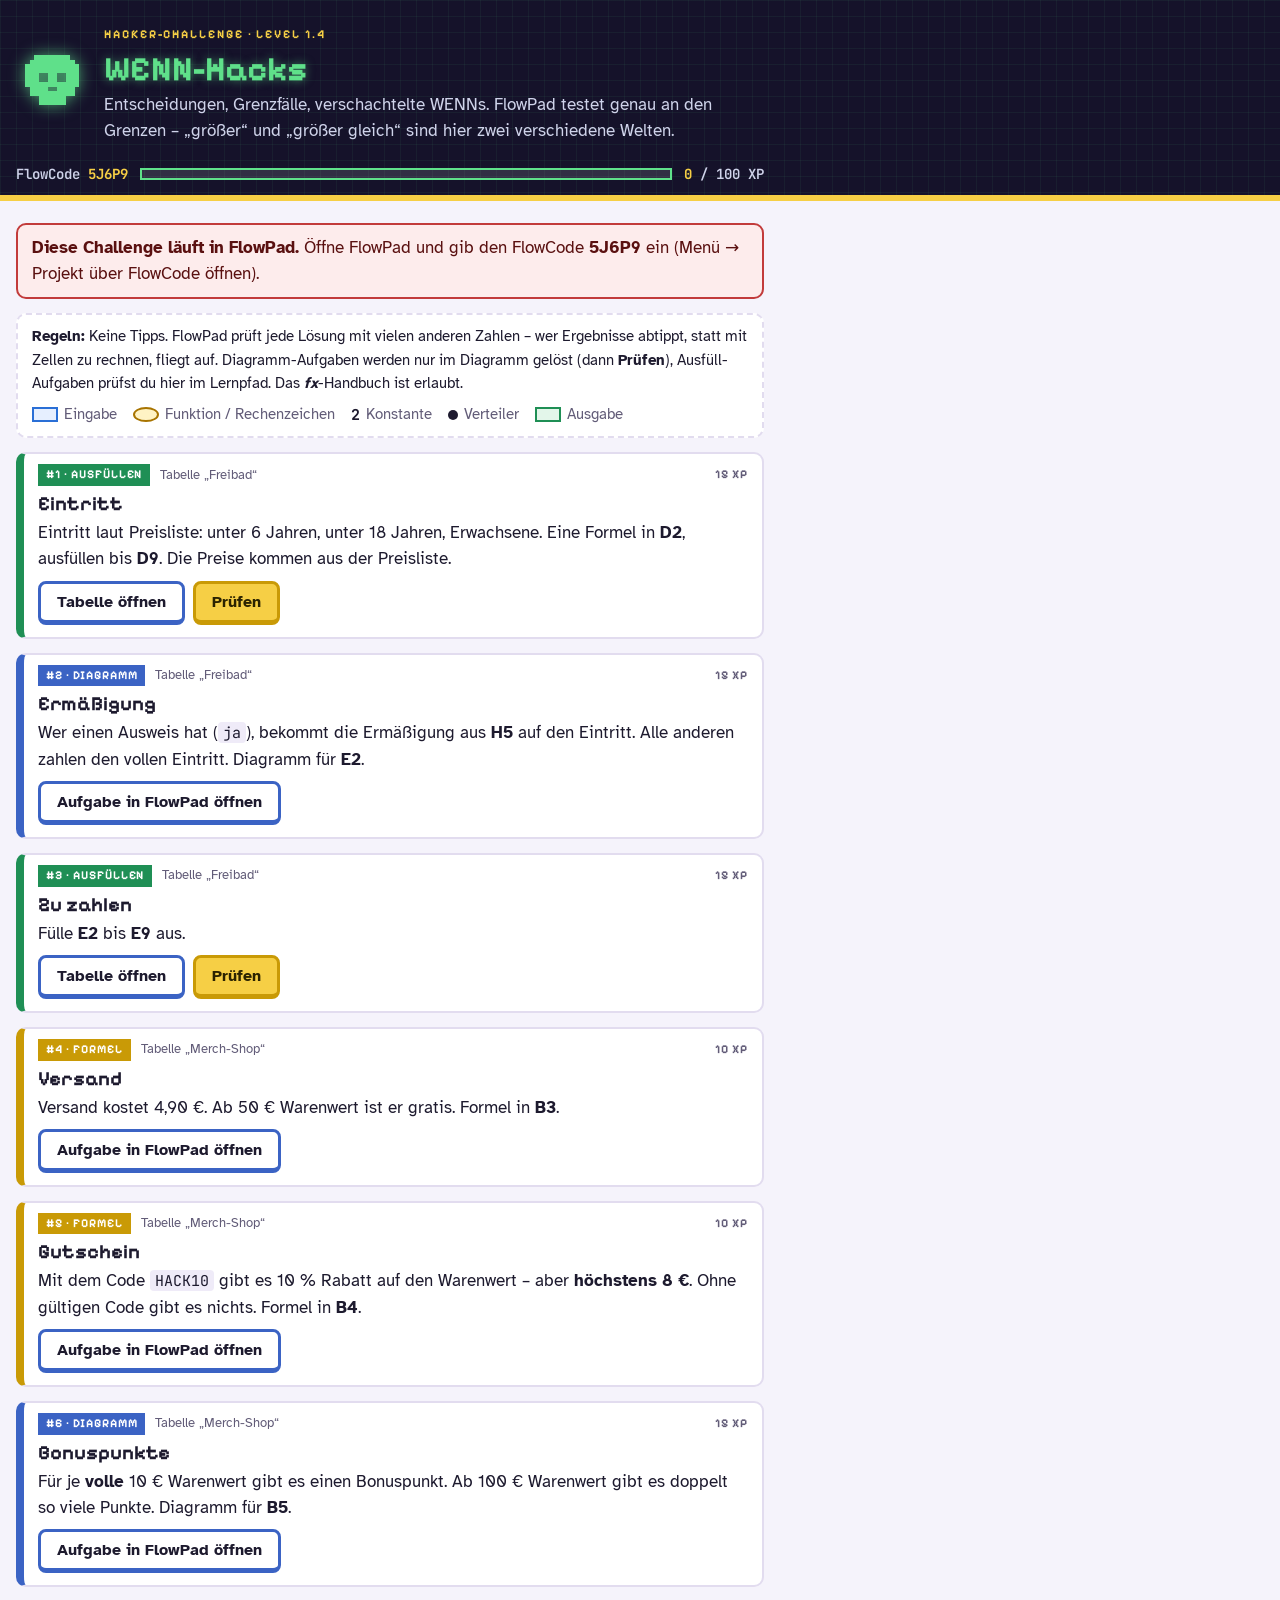
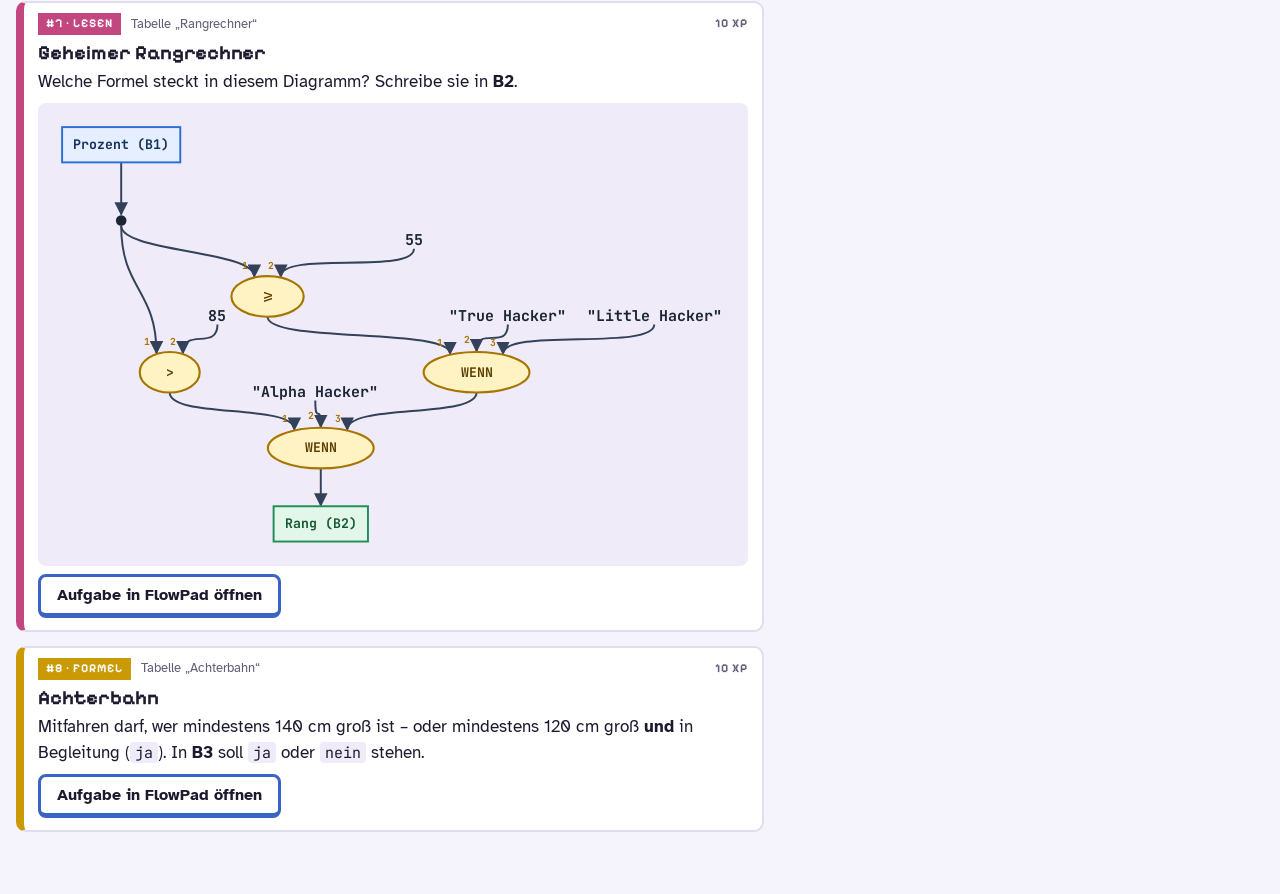
<file: learn/9/C1-4_Challenge_WENN-Hacks.html>
<!doctype html>
<html lang="de"><head><meta charset="utf-8"><meta name="viewport" content="width=device-width, initial-scale=1">
<title>Challenge 1.4 · WENN-Hacks</title>
<style>
@font-face { font-family: "Pixelify Sans"; src: url(../../fonts/PixelifySans.ttf) format("truetype"); font-weight: 400 700; }
@font-face { font-family: "Atkinson Hyperlegible"; src: url(../../fonts/AtkinsonHyperlegible-Regular.ttf) format("truetype"); font-weight: 400; }
@font-face { font-family: "Atkinson Hyperlegible"; src: url(../../fonts/AtkinsonHyperlegible-Bold.ttf) format("truetype"); font-weight: 700; }
@font-face { font-family: "JetBrains Mono"; src: url(../../fonts/JetBrainsMono.ttf) format("truetype"); font-weight: 100 800; }
:root { --bg: #f5f3fb; --surface: #fff; --surface-2: #efebf8; --ink: #1d1a2e; --ink-2: #625c78; --line: #e2dcef;
  --neon: #1f9d55; --gold: #f6cf45; --gold-d: #c99a06; --sky: #3b63c4; --rose: #c2477f; --violet: #7a4fd0; --good: #1f8f55; --bad: #c23b3b;
  --c-edge: #33415a; --c-in-fill: #e6efff; --c-in-stroke: #2a6fd6; --c-in-ink: #14315a; --c-out-fill: #e3f6ea; --c-out-stroke: #1f8f55; --c-out-ink: #145a32;
  --c-fn-fill: #fff3c4; --c-fn-stroke: #a87400; --c-fn-ink: #5a3e00; --c-ink: #1c2533; }
@media (prefers-color-scheme: dark) { :root { --bg: #12101f; --surface: #1d1a30; --surface-2: #26223d; --ink: #f1eefa; --ink-2: #b5aed0; --line: #36304f;
  --neon: #5fe08a; --sky: #9db6f5; --rose: #f29cc2; --violet: #c2a6ff; --good: #78d29d; --bad: #ff8a8a;
  --c-edge: #a9bad2; --c-in-fill: #17305a; --c-in-stroke: #7fb0ff; --c-in-ink: #dbe8ff; --c-out-fill: #163a26; --c-out-stroke: #6fd08b; --c-out-ink: #d4f5df;
  --c-fn-fill: #3d3112; --c-fn-stroke: #e3b341; --c-fn-ink: #ffe9a8; --c-ink: #e8f0fa; color-scheme: dark; } }
* { box-sizing: border-box; }
body { margin: 0; background: var(--bg); color: var(--ink); font: 17px/1.55 "Atkinson Hyperlegible", -apple-system, "Segoe UI", system-ui, sans-serif; }
code { font: .88em "JetBrains Mono", ui-monospace, Menlo, monospace; background: var(--surface-2); padding: 1px 5px; border-radius: 4px; white-space: nowrap; }
.hero { position: relative; background: #15122a; color: #eef; border-bottom: 6px solid var(--gold); overflow: hidden; }
.hero::before { content: ""; position: absolute; inset: 0; pointer-events: none; opacity: .5;
  background-image: linear-gradient(rgba(95,224,138,.12) 1px, transparent 1px), linear-gradient(90deg, rgba(95,224,138,.12) 1px, transparent 1px); background-size: 16px 16px; }
.hero-in { position: relative; display: flex; gap: 16px; align-items: center; padding: 20px 16px 12px; max-width: 780px; }
.skull { flex: none; width: 72px; height: 72px; color: #5fe08a; filter: drop-shadow(0 0 8px rgba(95,224,138,.7)); }
.hero small { font: 700 12px/1 "Pixelify Sans", monospace; letter-spacing: .16em; color: var(--gold); }
.hero h1 { margin: 6px 0 4px; font: 700 34px/1.05 "Pixelify Sans", "Courier New", monospace; color: #5fe08a; text-shadow: 0 0 10px rgba(95,224,138,.55); }
.hero p { margin: 0; color: #cfd3ea; }
.hero code { background: rgba(255,255,255,.12); color: #fff; }
.hud { position: relative; display: flex; gap: 12px; align-items: center; flex-wrap: wrap; padding: 8px 16px 12px; max-width: 780px; font: 600 14px "JetBrains Mono", monospace; color: #cfd3ea; }
.hud b { color: var(--gold); }
.bar { flex: 1 1 120px; height: 12px; background: rgba(255,255,255,.12); border: 2px solid #5fe08a; }
.bar i { display: block; height: 100%; width: 0; background: #5fe08a; transition: width .4s; }
main { padding: 8px 16px 48px; max-width: 780px; }
.outside, .rules { border-radius: 10px; padding: 10px 14px; margin: 14px 0; }
.outside { background: #fdecec; color: #5a1010; border: 2px solid var(--bad); }
.rules { background: var(--surface); border: 2px dashed var(--line); font-size: 15px; }
.leg { display: flex; flex-wrap: wrap; gap: 6px 16px; margin-top: 8px; color: var(--ink-2); }
.leg span { display: inline-flex; gap: 6px; align-items: center; }
.s { display: inline-block; width: 26px; height: 15px; }
.s.r { border: 2px solid #2a6fd6; background: #e6efff; } .s.o { border: 2px solid #1f8f55; background: #e3f6ea; }
.s.e { border: 2px solid #a87400; background: #fff3c4; border-radius: 50%; } .s.d { width: 10px; height: 10px; border-radius: 50%; background: var(--ink); }
.k { font: 700 15px "JetBrains Mono", monospace; color: var(--ink); }
.card { background: var(--surface); border: 2px solid var(--line); border-left: 8px solid var(--gold-d); border-radius: 10px; padding: 10px 14px 12px; margin: 14px 0; }
.card header { display: flex; flex-wrap: wrap; gap: 4px 10px; align-items: center; font: 700 12px/1.3 "Pixelify Sans", monospace; letter-spacing: .08em; }
.tag { color: #fff; background: var(--gold-d); padding: 3px 8px; }
.t-dfd .tag { background: var(--sky); } .t-lesen .tag { background: var(--rose); } .t-fill .tag { background: var(--good); } .t-quiz .tag { background: var(--violet); }
.t-dfd { border-left-color: var(--sky); } .t-lesen { border-left-color: var(--rose); } .t-fill { border-left-color: var(--good); } .t-quiz { border-left-color: var(--violet); }
@media (prefers-color-scheme: dark) { .tag { color: #12101f; } }
.where { color: var(--ink-2); font-family: "Atkinson Hyperlegible", sans-serif; letter-spacing: 0; font-weight: 400; font-size: 13px; }
.xp { margin-left: auto; color: var(--ink-2); }
.card h3 { margin: 6px 0 2px; font: 700 20px/1.2 "Pixelify Sans", "Courier New", monospace; }
.card p { margin: 4px 0 8px; }
.card.ok { border-color: var(--good); border-left-color: var(--good); box-shadow: 0 0 0 1px var(--good) inset; }
.card.ok h3::after { content: " ✓"; color: var(--good); }
.res { font-size: 15px; min-height: 0; }
.card.ok .res { color: var(--good); } .card.bad .res { color: var(--bad); }
.res:not(:empty) { margin-top: 6px; }
.act { display: flex; flex-wrap: wrap; gap: 8px; align-items: center; }
button.fp { min-height: 44px; padding: 0 16px; border-radius: 8px; border: 3px solid var(--gold-d); border-bottom-width: 5px; background: var(--gold); color: #2b2300; font: 700 16px/1 "Atkinson Hyperlegible", sans-serif; cursor: pointer; }
button.fp:active { transform: translateY(2px); border-bottom-width: 3px; }
button.fp.alt { border-color: var(--sky); background: var(--surface); color: var(--ink); }
.quiz { display: flex; gap: 8px; flex-wrap: wrap; }
.quiz input { flex: 1 1 180px; min-width: 0; min-height: 44px; font: 600 18px "JetBrains Mono", monospace; padding: 4px 10px; border: 2px solid var(--line); border-radius: 8px; background: var(--surface-2); color: var(--ink); }
.dfdfig { margin: 8px 0; padding: 10px; background: var(--surface-2); border-radius: 8px; overflow-x: auto; }
.dfdfig svg { display: block; width: 100%; height: auto; margin: 0 auto; font-family: "JetBrains Mono", ui-monospace, monospace; }
.dfdfig .ed { fill: none; stroke: var(--c-edge); stroke-width: 2.2; } .dfdfig .ah { fill: var(--c-edge); }
.dfdfig rect.in { fill: var(--c-in-fill); stroke: var(--c-in-stroke); stroke-width: 2.2; } .dfdfig rect.out { fill: var(--c-out-fill); stroke: var(--c-out-stroke); stroke-width: 2.2; }
.dfdfig ellipse { fill: var(--c-fn-fill); stroke: var(--c-fn-stroke); stroke-width: 2.4; } .dfdfig .sp { fill: var(--c-ink); }
.dfdfig text { text-anchor: middle; font-size: 15px; font-weight: 700; }
.dfdfig .t-in { fill: var(--c-in-ink); } .dfdfig .t-out { fill: var(--c-out-ink); } .dfdfig .t-fn { fill: var(--c-fn-ink); } .dfdfig .t-k { fill: var(--c-ink); font-size: 17px; }
.dfdfig .sn { fill: var(--c-fn-stroke); font-size: 11px; }
.win { text-align: center; background: #15122a; color: #eef; border: 3px solid #5fe08a; border-radius: 12px; padding: 18px; box-shadow: 0 0 24px rgba(95,224,138,.35); }
.win small { font: 700 12px "Pixelify Sans", monospace; letter-spacing: .16em; color: var(--gold); }
.win h2 { margin: 6px 0; font: 700 30px "Pixelify Sans", monospace; color: #5fe08a; text-shadow: 0 0 10px rgba(95,224,138,.6); }
</style></head>
<body>
<div class="hero"><div class="hero-in"><svg viewBox="0 0 16 16" class="skull" aria-hidden="true" shape-rendering="crispEdges"><path fill="currentColor" d="M4 2h8v1h1v1h1v5h-1v2h-2v2H5v-2H3V9H2V4h1V3h1zM5 6v2h2V6zm4 0v2h2V6zM7 9v1h2V9zM6 12h1v1H6zm3 0h1v1H9z"/></svg><div><small>HACKER-CHALLENGE · LEVEL 1.4</small><h1>WENN-Hacks</h1><p>Entscheidungen, Grenzfälle, verschachtelte WENNs. FlowPad testet genau an den Grenzen – „größer“ und „größer gleich“ sind hier zwei verschiedene Welten.</p></div></div>
<div class="hud"><span>FlowCode <b>5J6P9</b></span><span class="bar"><i id="bar"></i></span><span><b id="xp">0</b> / 100 XP</span></div></div>
<main>
<div class="outside" id="outside" hidden><b>Diese Challenge läuft in FlowPad.</b> Öffne FlowPad und gib den FlowCode <b>5J6P9</b> ein (Menü → Projekt über FlowCode öffnen).</div>
<div class="rules"><b>Regeln:</b> Keine Tipps. FlowPad prüft jede Lösung mit vielen anderen Zahlen – wer Ergebnisse abtippt, statt mit Zellen zu rechnen, fliegt auf.
Diagramm-Aufgaben werden nur im Diagramm gelöst (dann <b>Prüfen</b>), Ausfüll-Aufgaben prüfst du hier im Lernpfad. Das <b><i>fx</i></b>-Handbuch ist erlaubt.
<div class="leg"><span><i class="s r"></i>Eingabe</span><span><i class="s e"></i>Funktion / Rechenzeichen</span><span><b class="k">2</b>Konstante</span><span><i class="s d"></i>Verteiler</span><span><i class="s o"></i>Ausgabe</span></div></div>
<section class="card t-fill" id="t0"><header><span class="tag">#1 · AUSFÜLLEN</span><span class="where">Tabelle „Freibad“</span><span class="xp">15 XP</span></header>
<h3>Eintritt</h3><p>Eintritt laut Preisliste: unter 6 Jahren, unter 18 Jahren, Erwachsene. Eine Formel in <b>D2</b>, ausfüllen bis <b>D9</b>. Die Preise kommen aus der Preisliste.</p><div class="act"><button class="fp alt" data-open="0">Tabelle öffnen</button><button class="fp" data-check="0">Prüfen</button></div><div class="res" aria-live="polite"></div></section>
<section class="card t-dfd" id="t1"><header><span class="tag">#2 · DIAGRAMM</span><span class="where">Tabelle „Freibad“</span><span class="xp">15 XP</span></header>
<h3>Ermäßigung</h3><p>Wer einen Ausweis hat (<code>ja</code>), bekommt die Ermäßigung aus <b>H5</b> auf den Eintritt. Alle anderen zahlen den vollen Eintritt. Diagramm für <b>E2</b>.</p><div class="act"><button class="fp alt" data-open="1">Aufgabe in FlowPad öffnen</button></div><div class="res" aria-live="polite"></div></section>
<section class="card t-fill" id="t2"><header><span class="tag">#3 · AUSFÜLLEN</span><span class="where">Tabelle „Freibad“</span><span class="xp">15 XP</span></header>
<h3>Zu zahlen</h3><p>Fülle <b>E2</b> bis <b>E9</b> aus.</p><div class="act"><button class="fp alt" data-open="2">Tabelle öffnen</button><button class="fp" data-check="2">Prüfen</button></div><div class="res" aria-live="polite"></div></section>
<section class="card t-formel" id="t3"><header><span class="tag">#4 · FORMEL</span><span class="where">Tabelle „Merch-Shop“</span><span class="xp">10 XP</span></header>
<h3>Versand</h3><p>Versand kostet 4,90 €. Ab 50 € Warenwert ist er gratis. Formel in <b>B3</b>.</p><div class="act"><button class="fp alt" data-open="3">Aufgabe in FlowPad öffnen</button></div><div class="res" aria-live="polite"></div></section>
<section class="card t-formel" id="t4"><header><span class="tag">#5 · FORMEL</span><span class="where">Tabelle „Merch-Shop“</span><span class="xp">10 XP</span></header>
<h3>Gutschein</h3><p>Mit dem Code <code>HACK10</code> gibt es 10 % Rabatt auf den Warenwert – aber <b>höchstens 8 €</b>. Ohne gültigen Code gibt es nichts. Formel in <b>B4</b>.</p><div class="act"><button class="fp alt" data-open="4">Aufgabe in FlowPad öffnen</button></div><div class="res" aria-live="polite"></div></section>
<section class="card t-dfd" id="t5"><header><span class="tag">#6 · DIAGRAMM</span><span class="where">Tabelle „Merch-Shop“</span><span class="xp">15 XP</span></header>
<h3>Bonuspunkte</h3><p>Für je <b>volle</b> 10 € Warenwert gibt es einen Bonuspunkt. Ab 100 € Warenwert gibt es doppelt so viele Punkte. Diagramm für <b>B5</b>.</p><div class="act"><button class="fp alt" data-open="5">Aufgabe in FlowPad öffnen</button></div><div class="res" aria-live="polite"></div></section>
<section class="card t-lesen" id="t6"><header><span class="tag">#7 · LESEN</span><span class="where">Tabelle „Rangrechner“</span><span class="xp">10 XP</span></header>
<h3>Geheimer Rangrechner</h3><p>Welche Formel steckt in diesem Diagramm? Schreibe sie in <b>B2</b>.</p><figure class="dfdfig"><svg viewBox="6.657754010695186 9 782.524064171123 502" style="max-width:783px;min-width:563px" role="img" aria-label="Datenflussdiagramm"><defs><marker id="ah" viewBox="0 0 10 10" refX="9" refY="5" markerWidth="7" markerHeight="7" orient="auto-start-reverse"><path d="M0 0L10 5L0 10z" class="ah"/></marker></defs><path class="ed" d="M89.65775401069519,65 C89.65775401069519,95 89.65775401069519,94 89.65775401069519,124" marker-end="url(#ah)"/><path class="ed" d="M89.65775401069519,137 C89.65775401069519,209.17966573661693 129.6951871657754,209.17966573661693 129.6951871657754,281.35933147323385" marker-end="url(#ah)"/><text class="sn" x="118.6951871657754" y="272.35933147323385">1</text><path class="ed" d="M198.84491978609626,249 C198.84491978609626,279 159.6951871657754,251.35933147323385 159.6951871657754,281.35933147323385" marker-end="url(#ah)"/><text class="sn" x="148.6951871657754" y="272.35933147323385">2</text><path class="ed" d="M144.6951871657754,326 C144.6951871657754,356 286.02139037433153,338.0814157129579 286.02139037433153,368.0814157129579" marker-end="url(#ah)"/><text class="sn" x="275.02139037433153" y="359.0814157129579">1</text><path class="ed" d="M309.80748663101605,335 C309.80748663101605,365 316.02139037433153,335 316.02139037433153,365" marker-end="url(#ah)"/><text class="sn" x="305.02139037433153" y="356">2</text><path class="ed" d="M89.65775401069519,137 C89.65775401069519,167 240.6577540106952,164.59453499259536 240.6577540106952,194.59453499259536" marker-end="url(#ah)"/><text class="sn" x="229.6577540106952" y="185.59453499259536">1</text><path class="ed" d="M421.65775401069516,163 C421.65775401069516,193 270.65775401069516,164.59453499259536 270.65775401069516,194.59453499259536" marker-end="url(#ah)"/><text class="sn" x="259.65775401069516" y="185.59453499259536">2</text><path class="ed" d="M255.6577540106952,240 C255.6577540106952,270 462.67379679144386,252.0814157129579 462.67379679144386,282.0814157129579" marker-end="url(#ah)"/><text class="sn" x="451.67379679144386" y="273.0814157129579">1</text><path class="ed" d="M528.1818181818181,249 C528.1818181818181,279 492.67379679144386,249 492.67379679144386,279" marker-end="url(#ah)"/><text class="sn" x="481.67379679144386" y="270">2</text><path class="ed" d="M694.1818181818181,249 C694.1818181818181,279 522.6737967914439,252.0814157129579 522.6737967914439,282.0814157129579" marker-end="url(#ah)"/><text class="sn" x="511.6737967914439" y="273.0814157129579">3</text><path class="ed" d="M492.67379679144386,326 C492.67379679144386,356 346.02139037433153,338.0814157129579 346.02139037433153,368.0814157129579" marker-end="url(#ah)"/><text class="sn" x="335.02139037433153" y="359.0814157129579">3</text><path class="ed" d="M316.02139037433153,412 C316.02139037433153,442 316.02139037433153,424 316.02139037433153,454" marker-end="url(#ah)"/><ellipse class="fn" cx="316.02139037433153" cy="389" rx="60" ry="23"/><text class="t-fn" x="316.02139037433153" y="394">WENN</text><ellipse class="fn" cx="144.6951871657754" cy="303" rx="34" ry="23"/><text class="t-fn" x="144.6951871657754" y="308">&gt;</text><rect class="in" x="22.657754010695186" y="25" width="134" height="40"/><text class="t-in" x="89.65775401069519" y="50">Prozent (B1)</text><circle class="sp" cx="89.65775401069519" cy="131" r="6"/><text class="t-k" x="198.84491978609626" y="245">85</text><text class="t-k" x="309.80748663101605" y="331">"Alpha Hacker"</text><ellipse class="fn" cx="492.67379679144386" cy="303" rx="60" ry="23"/><text class="t-fn" x="492.67379679144386" y="308">WENN</text><ellipse class="fn" cx="255.6577540106952" cy="217" rx="41" ry="23"/><text class="t-fn" x="255.6577540106952" y="222">&gt;=</text><text class="t-k" x="421.65775401069516" y="159">55</text><text class="t-k" x="528.1818181818181" y="245">"True Hacker"</text><text class="t-k" x="694.1818181818181" y="245">"Little Hacker"</text><rect class="out" x="262.52139037433153" y="455" width="107" height="40"/><text class="t-out" x="316.02139037433153" y="480">Rang (B2)</text></svg></figure><div class="act"><button class="fp alt" data-open="6">Aufgabe in FlowPad öffnen</button></div><div class="res" aria-live="polite"></div></section>
<section class="card t-formel" id="t7"><header><span class="tag">#8 · FORMEL</span><span class="where">Tabelle „Achterbahn“</span><span class="xp">10 XP</span></header>
<h3>Achterbahn</h3><p>Mitfahren darf, wer mindestens 140 cm groß ist – oder mindestens 120 cm groß <b>und</b> in Begleitung (<code>ja</code>). In <b>B3</b> soll <code>ja</code> oder <code>nein</code> stehen.</p><div class="act"><button class="fp alt" data-open="7">Aufgabe in FlowPad öffnen</button></div><div class="res" aria-live="polite"></div></section>
<section class="win" id="win" hidden><small>CHALLENGE 1.4 COMPLETE</small><h2>Grid gehackt!</h2><p>Alle Aufgaben gelöst. Sichere dein Projekt (oben rechts in FlowPad) – und dann ab zur nächsten Station auf der Lernlandkarte.</p></section>
</main>
<script>
/* MiniCalc-Engine: kleine Tabellenkalkulation mit deutschen Funktionsnamen.
   Formeln: =, ; als Trennzeichen, Dezimalkomma, $-Bezüge, Bereiche A1:B3. */
/* Übernommen aus der DFD-Werkstatt (Informatik 9). Änderung für FlowPad: Bezüge behalten ihre $-Zeichen (ac/ar). */
var CalcEngine = (() => {
  const ERR = e => ({ err: e });
  const isErr = v => v && typeof v === 'object' && 'err' in v;
  const colName = c => String.fromCharCode(65 + c);
  const addr = (r, c) => colName(c) + (r + 1);
  function parseAddr(a) { const m = /^\$?([A-Z])\$?(\d+)$/.exec(a.toUpperCase()); return m ? { r: +m[2] - 1, c: m[1].charCodeAt(0) - 65 } : null; }
  function rangeCells(a) {
    const [p, q] = a.split(':'); const A = parseAddr(p), B = parseAddr(q || p); const out = [];
    for (let r = Math.min(A.r, B.r); r <= Math.max(A.r, B.r); r++) for (let c = Math.min(A.c, B.c); c <= Math.max(A.c, B.c); c++) out.push(addr(r, c));
    return out;
  }

  // ---------- Tokenizer ----------
  function tokenize(src) {
    const t = []; let i = 0;
    while (i < src.length) {
      const ch = src[i];
      if (ch === ' ' || ch === ' ') { i++; continue; }
      const rest = src.slice(i); let m;
      if (ch === '"' || ch === '“' || ch === '„' || ch === '”') {
        let j = i + 1, s = '';
        while (j < src.length && !'"“”„'.includes(src[j])) { s += src[j]; j++; }
        if (j >= src.length) throw ERR('#NAME?');
        t.push({ k: 'str', v: s }); i = j + 1; continue;
      }
      if ((m = /^(\$?)([A-Za-z])(\$?)(\d+)/.exec(rest))) {
        const after = rest.slice(m[0].length);
        if (!/^[A-Za-zÄÖÜäöüß0-9_(]/.test(after)) {
          t.push({ k: 'ref', ac: !!m[1], c: m[2].toUpperCase().charCodeAt(0) - 65, ar: !!m[3], r: +m[4] - 1, pos: i, len: m[0].length });
          i += m[0].length; continue;
        }
      }
      if ((m = /^\d+(,\d+)?|^,\d+/.exec(rest))) { t.push({ k: 'num', v: parseFloat(m[0].replace(',', '.')) }); i += m[0].length; continue; }
      if ((m = /^[A-Za-zÄÖÜäöüß][A-Za-zÄÖÜäöüß0-9_.]*/.exec(rest))) { t.push({ k: 'name', v: m[0].toUpperCase() }); i += m[0].length; continue; }
      if ((m = /^(<=|>=|<>|[-+*\/^&=<>();:%])/.exec(rest))) { t.push({ k: 'op', v: m[0] }); i += m[0].length; continue; }
      throw ERR('#NAME?');
    }
    return t;
  }

  // ---------- Parser ----------
  function parse(src) {
    const t = tokenize(src); let p = 0;
    const peek = () => t[p], next = () => t[p++];
    const isOp = (v) => t[p] && t[p].k === 'op' && t[p].v === v;
    function expect(v) { if (!isOp(v)) throw ERR('#NAME?'); p++; }
    function comparison() {
      let a = concat();
      while (t[p] && t[p].k === 'op' && ['=', '<>', '<', '>', '<=', '>='].includes(t[p].v)) { const o = next().v; a = { k: 'bin', o, a, b: concat() }; }
      return a;
    }
    function concat() { let a = additive(); while (isOp('&')) { next(); a = { k: 'bin', o: '&', a, b: additive() }; } return a; }
    function additive() { let a = term(); while (isOp('+') || isOp('-')) { const o = next().v; a = { k: 'bin', o, a, b: term() }; } return a; }
    function term() { let a = power(); while (isOp('*') || isOp('/')) { const o = next().v; a = { k: 'bin', o, a, b: power() }; } return a; }
    function power() { let a = unary(); while (isOp('^')) { next(); a = { k: 'bin', o: '^', a, b: unary() }; } return a; }
    function unary() { if (isOp('-')) { next(); return { k: 'neg', a: unary() }; } if (isOp('+')) { next(); return unary(); } return postfix(); }
    function postfix() { let a = primary(); while (isOp('%')) { next(); a = { k: 'bin', o: '/', a, b: { k: 'num', v: 100 } }; } return a; }
    function primary() {
      const tk = next();
      if (!tk) throw ERR('#NAME?');
      if (tk.k === 'num') return { k: 'num', v: tk.v };
      if (tk.k === 'str') return { k: 'str', v: tk.v };
      if (tk.k === 'ref') {
        if (isOp(':')) { next(); const b = next(); if (!b || b.k !== 'ref') throw ERR('#NAME?'); return { k: 'range', a: tk, b }; }
        return { k: 'ref', r: tk.r, c: tk.c, ac: tk.ac, ar: tk.ar };
      }
      if (tk.k === 'name') {
        if (isOp('(')) {
          next(); const args = [];
          if (!isOp(')')) { args.push(comparison()); while (isOp(';')) { next(); args.push(comparison()); } }
          expect(')');
          return { k: 'fn', n: tk.v, args };
        }
        if (tk.v === 'WAHR') return { k: 'bool', v: true };
        if (tk.v === 'FALSCH') return { k: 'bool', v: false };
        throw ERR('#NAME?');
      }
      if (tk.k === 'op' && tk.v === '(') { const e = comparison(); expect(')'); return e; }
      throw ERR('#NAME?');
    }
    const ast = comparison();
    if (p < t.length) throw ERR('#NAME?');
    return ast;
  }

  // ---------- Werte ----------
  function rawToValue(raw) {
    if (raw === undefined || raw === null || raw === '') return null;
    const s = String(raw).trim();
    if (/^-?\d+(,\d+)?$/.test(s)) return parseFloat(s.replace(',', '.'));
    if (/^-?\d+\.\d+$/.test(s)) return parseFloat(s);
    if (/^-?\d+(,\d+)?\s*%$/.test(s)) return parseFloat(s.replace(',', '.')) / 100;
    if (/^-?\d+(,\d+)?\s*€$/.test(s)) return parseFloat(s.replace(',', '.'));
    if (s.toUpperCase() === 'WAHR') return true;
    if (s.toUpperCase() === 'FALSCH') return false;
    return String(raw);
  }
  function toNum(v) {
    if (isErr(v)) return v;
    if (v === null) return 0;
    if (typeof v === 'number') return v;
    if (typeof v === 'boolean') return v ? 1 : 0;
    const x = rawToValue(v);
    if (typeof x === 'number') return x;
    return ERR('#WERT!');
  }
  function toStr(v) {
    if (v === null) return '';
    if (typeof v === 'number') return fmtNum(v);
    if (typeof v === 'boolean') return v ? 'WAHR' : 'FALSCH';
    return String(v);
  }
  function toBool(v) {
    if (isErr(v)) return v;
    if (typeof v === 'boolean') return v;
    if (v === null) return false;
    if (typeof v === 'number') return v !== 0;
    const u = String(v).toUpperCase();
    if (u === 'WAHR') return true; if (u === 'FALSCH') return false;
    return ERR('#WERT!');
  }
  function fmtNum(x, dec) {
    if (!isFinite(x)) return '#ZAHL!';
    let s;
    if (dec !== undefined) s = x.toFixed(dec);
    else { s = String(parseFloat(x.toPrecision(12))); if (/e/.test(s)) s = x.toPrecision(6); }
    return s.replace('.', ',');
  }
  function cmp(a, b) {
    if (typeof a === 'number' && typeof b === 'number') return a - b;
    if (a === null) a = typeof b === 'string' ? '' : 0;
    if (b === null) b = typeof a === 'string' ? '' : 0;
    if (typeof a === 'boolean') a = a ? 1 : 0;
    if (typeof b === 'boolean') b = b ? 1 : 0;
    if (typeof a === 'number' && typeof b === 'number') return a - b;
    if (typeof a === 'number') return -1;
    if (typeof b === 'number') return 1;
    return String(a).toLowerCase().localeCompare(String(b).toLowerCase());
  }
  function crit(c) {
    // Kriterium für ZÄHLENWENN/SUMMEWENN
    if (typeof c === 'number') return v => typeof v === 'number' && v === c;
    const m = /^(<=|>=|<>|<|>|=)?(.*)$/.exec(String(c));
    const op = m[1] || '=', rv = rawToValue(m[2]);
    return v => {
      if (v === null) return op === '<>' ? true : false;
      const d = cmp(v, rv);
      if (typeof rv === 'number' && typeof v !== 'number') return op === '<>';
      return { '=': d === 0, '<>': d !== 0, '<': d < 0, '>': d > 0, '<=': d <= 0, '>=': d >= 0 }[op];
    };
  }
  const EPOCH = Date.UTC(1899, 11, 30);
  const toSerial = ms => (ms - EPOCH) / 864e5;
  const fromSerial = n => new Date(EPOCH + n * 864e5);
  function round(x, n) { const f = Math.pow(10, n); const y = Math.abs(x) * f; const r = Math.floor(y + 0.5 + 1e-9); return Math.sign(x) * r / f; }

  // ---------- Blatt ----------
  class Sheet {
    constructor(rows, cols, raw) { this.rows = rows; this.cols = cols; this.raw = Object.assign({}, raw || {}); this.cache = {}; }
    set(a, v) { if (v === '' || v === null || v === undefined) delete this.raw[a]; else this.raw[a] = v; this.cache = {}; }
    get(a) { return this.raw[a]; }
    isFormula(a) { const r = this.raw[a]; return typeof r === 'string' && r.trim().startsWith('='); }
    value(a, stack) {
      if (a in this.cache) return this.cache[a];
      stack = stack || new Set();
      if (stack.has(a)) return ERR('#ZIRKEL!');
      const raw = this.raw[a];
      let v;
      if (typeof raw === 'string' && raw.trim().startsWith('=')) {
        stack.add(a);
        if (raw.toUpperCase().includes('#BEZUG!')) { stack.delete(a); this.cache[a] = ERR('#BEZUG!'); return this.cache[a]; }
        try {
          const ast = parse(raw.trim().slice(1));
          v = this.ev(ast, stack);
          if (v && v.range) v = ERR('#WERT!');
          if (v === null) v = 0;
        } catch (e) { v = isErr(e) ? e : ERR('#NAME?'); }
        stack.delete(a);
      } else v = rawToValue(raw);
      this.cache[a] = v;
      return v;
    }
    refVal(r, c, stack) {
      if (r < 0 || c < 0 || r >= this.rows || c >= this.cols) return ERR('#BEZUG!');
      return this.value(addr(r, c), stack);
    }
    rangeVals(n, stack) {
      const r0 = Math.min(n.a.r, n.b.r), r1 = Math.max(n.a.r, n.b.r), c0 = Math.min(n.a.c, n.b.c), c1 = Math.max(n.a.c, n.b.c);
      if (r0 < 0 || c0 < 0 || r1 >= this.rows || c1 >= this.cols) return ERR('#BEZUG!');
      const out = [];
      for (let r = r0; r <= r1; r++) for (let c = c0; c <= c1; c++) out.push(this.value(addr(r, c), stack));
      return { range: out };
    }
    ev(n, st) {
      switch (n.k) {
        case 'num': return n.v;
        case 'str': return n.v;
        case 'bool': return n.v;
        case 'ref': return this.refVal(n.r, n.c, st);
        case 'range': return this.rangeVals(n, st);
        case 'neg': { const a = toNum(this.ev(n.a, st)); return isErr(a) ? a : -a; }
        case 'bin': {
          let a = this.ev(n.a, st), b = this.ev(n.b, st);
          if (a && a.range) a = ERR('#WERT!'); if (b && b.range) b = ERR('#WERT!');
          if (isErr(a)) return a; if (isErr(b)) return b;
          if (n.o === '&') return toStr(a) + toStr(b);
          if (['=', '<>', '<', '>', '<=', '>='].includes(n.o)) {
            const d = cmp(a, b);
            return { '=': d === 0, '<>': d !== 0, '<': d < 0, '>': d > 0, '<=': d <= 0, '>=': d >= 0 }[n.o];
          }
          const x = toNum(a), y = toNum(b);
          if (isErr(x)) return x; if (isErr(y)) return y;
          if (n.o === '+') return x + y; if (n.o === '-') return x - y; if (n.o === '*') return x * y;
          if (n.o === '/') return y === 0 ? ERR('#DIV/0!') : x / y;
          if (n.o === '^') return Math.pow(x, y);
        }
        case 'fn': return this.fn(n, st);
      }
      return ERR('#NAME?');
    }
    nums(args, st, countText) {
      // sammelt Zahlen: aus Bereichen nur echte Zahlen, direkte Argumente werden umgewandelt
      const out = [];
      for (const a of args) {
        const v = this.ev(a, st);
        if (isErr(v)) return v;
        if (v && v.range) { for (const x of v.range) { if (isErr(x)) return x; if (typeof x === 'number') out.push(x); } }
        else { const x = toNum(v); if (isErr(x)) return x; out.push(x); }
      }
      return out;
    }
    fn(n, st) {
      const A = n.args, name = n.n.replace('ZAEHLENWENN', 'ZÄHLENWENN');
      const need = (k) => { if (A.length < k) throw ERR('#WERT!'); };
      switch (name) {
        case 'SUMME': { const v = this.nums(A, st); return isErr(v) ? v : v.reduce((s, x) => s + x, 0); }
        case 'MITTELWERT': { const v = this.nums(A, st); if (isErr(v)) return v; return v.length ? v.reduce((s, x) => s + x, 0) / v.length : ERR('#DIV/0!'); }
        case 'MIN': { const v = this.nums(A, st); if (isErr(v)) return v; return v.length ? Math.min(...v) : 0; }
        case 'MAX': { const v = this.nums(A, st); if (isErr(v)) return v; return v.length ? Math.max(...v) : 0; }
        case 'ANZAHL': { let k = 0; for (const a of A) { const v = this.ev(a, st); if (v && v.range) k += v.range.filter(x => typeof x === 'number').length; else if (typeof v === 'number') k++; } return k; }
        case 'ANZAHL2': { let k = 0; for (const a of A) { const v = this.ev(a, st); if (v && v.range) k += v.range.filter(x => x !== null && x !== '').length; else if (v !== null) k++; } return k; }
        case 'RUNDEN': { need(2); const x = toNum(this.ev(A[0], st)), d = toNum(this.ev(A[1], st)); if (isErr(x)) return x; if (isErr(d)) return d; return round(x, Math.trunc(d)); }
        case 'ABS': { need(1); const x = toNum(this.ev(A[0], st)); return isErr(x) ? x : Math.abs(x); }
        case 'WURZEL': { need(1); const x = toNum(this.ev(A[0], st)); if (isErr(x)) return x; return x < 0 ? ERR('#ZAHL!') : Math.sqrt(x); }
        case 'POTENZ': { need(2); const x = toNum(this.ev(A[0], st)), y = toNum(this.ev(A[1], st)); if (isErr(x)) return x; if (isErr(y)) return y; return Math.pow(x, y); }
        case 'WENN': {
          need(1);
          const b = toBool(this.ev(A[0], st)); if (isErr(b)) return b;
          if (b) return A.length > 1 ? this.ev(A[1], st) : true;
          return A.length > 2 ? this.ev(A[2], st) : false;
        }
        case 'UND': case 'ODER': {
          const vals = [];
          for (const a of A) { const v = this.ev(a, st); if (v && v.range) vals.push(...v.range.filter(x => x !== null)); else vals.push(v); }
          let res = name === 'UND';
          for (const v of vals) { const b = toBool(v); if (isErr(b)) return b; res = name === 'UND' ? res && b : res || b; }
          return res;
        }
        case 'NICHT': { need(1); const b = toBool(this.ev(A[0], st)); return isErr(b) ? b : !b; }
        case 'ZÄHLENWENN': {
          need(2); const r = this.ev(A[0], st); const c = this.ev(A[1], st); if (isErr(c)) return c;
          const list = r && r.range ? r.range : [r]; const f = crit(c); return list.filter(v => !isErr(v) && f(v)).length;
        }
        case 'SUMMEWENN': {
          need(2); const r = this.ev(A[0], st); const c = this.ev(A[1], st); const s = A[2] ? this.ev(A[2], st) : r;
          const list = r && r.range ? r.range : [r], sl = s && s.range ? s.range : [s], f = crit(c);
          let sum = 0; list.forEach((v, i) => { if (!isErr(v) && f(v) && typeof sl[i] === 'number') sum += sl[i]; }); return sum;
        }
        case 'ABRUNDEN': case 'AUFRUNDEN': {
          need(1); const x = toNum(this.ev(A[0], st)), d = A[1] ? toNum(this.ev(A[1], st)) : 0; if (isErr(x)) return x; if (isErr(d)) return d;
          const f = Math.pow(10, Math.trunc(d)), y = Math.abs(x) * f, r = name === 'ABRUNDEN' ? Math.floor(y + 1e-9) : Math.ceil(y - 1e-9);
          return Math.sign(x) * r / f;
        }
        case 'GANZZAHL': { need(1); const x = toNum(this.ev(A[0], st)); return isErr(x) ? x : Math.floor(x); }
        case 'OBERGRENZE': {
          need(2); const x = toNum(this.ev(A[0], st)), s_ = toNum(this.ev(A[1], st)); if (isErr(x)) return x; if (isErr(s_)) return s_;
          if (s_ === 0) return 0; if (x > 0 && s_ < 0) return ERR('#ZAHL!'); return Math.ceil(x / s_ - 1e-9) * s_;
        }
        case 'PRODUKT': { const v = this.nums(A, st); return isErr(v) ? v : v.reduce((p, x) => p * x, 1); }
        case 'QUOTIENT': { need(2); const a = toNum(this.ev(A[0], st)), b = toNum(this.ev(A[1], st)); if (isErr(a)) return a; if (isErr(b)) return b; return b === 0 ? ERR('#DIV/0!') : Math.trunc(a / b); }
        case 'REST': { need(2); const a = toNum(this.ev(A[0], st)), b = toNum(this.ev(A[1], st)); if (isErr(a)) return a; if (isErr(b)) return b; return b === 0 ? ERR('#DIV/0!') : a - b * Math.floor(a / b); }
        case 'VORZEICHEN': { need(1); const x = toNum(this.ev(A[0], st)); return isErr(x) ? x : Math.sign(x); }
        case 'ZUFALLSZAHL': return Math.random();
        case 'ZUFALLSBEREICH': { need(2); const a = toNum(this.ev(A[0], st)), b = toNum(this.ev(A[1], st)); if (isErr(a)) return a; if (isErr(b)) return b; return Math.ceil(a) + Math.floor(Math.random() * (Math.floor(b) - Math.ceil(a) + 1)); }
        case 'CODE': { need(1); const t = this.ev(A[0], st); if (isErr(t)) return t; const s2 = toStr(t); return s2.length ? s2.charCodeAt(0) : ERR('#WERT!'); }
        case 'ZEICHEN': { need(1); const x = toNum(this.ev(A[0], st)); if (isErr(x)) return x; return x < 1 || x > 255 ? ERR('#WERT!') : String.fromCharCode(Math.trunc(x)); }
        case 'GROSS': case 'KLEIN': case 'LÄNGE': {
          need(1); const t = this.ev(A[0], st); if (isErr(t)) return t; const s2 = toStr(t);
          return name === 'GROSS' ? s2.toUpperCase() : name === 'KLEIN' ? s2.toLowerCase() : s2.length;
        }
        case 'LINKS': case 'RECHTS': {
          need(1); const t = this.ev(A[0], st); if (isErr(t)) return t; const n = A[1] ? toNum(this.ev(A[1], st)) : 1; if (isErr(n)) return n;
          if (n < 0) return ERR('#WERT!'); const s2 = toStr(t); return name === 'LINKS' ? s2.slice(0, n) : (n === 0 ? '' : s2.slice(-n));
        }
        case 'TEIL': {
          need(3); const t = this.ev(A[0], st), a = toNum(this.ev(A[1], st)), n = toNum(this.ev(A[2], st)); if (isErr(t)) return t; if (isErr(a)) return a; if (isErr(n)) return n;
          if (a < 1 || n < 0) return ERR('#WERT!'); return toStr(t).substr(a - 1, n);
        }
        case 'FINDEN': {
          need(2); const q = this.ev(A[0], st), t = this.ev(A[1], st), a = A[2] ? toNum(this.ev(A[2], st)) : 1; if (isErr(q)) return q; if (isErr(t)) return t; if (isErr(a)) return a;
          const i = toStr(t).indexOf(toStr(q), a - 1); return i < 0 || a < 1 ? ERR('#WERT!') : i + 1;
        }
        case 'IDENTISCH': { need(2); const a = this.ev(A[0], st), b = this.ev(A[1], st); if (isErr(a)) return a; if (isErr(b)) return b; return toStr(a) === toStr(b); }
        case 'WECHSELN': {
          need(3); const t = toStr(this.ev(A[0], st)), alt = toStr(this.ev(A[1], st)), neu = toStr(this.ev(A[2], st));
          if (!alt) return t;
          if (A[3]) { const n = toNum(this.ev(A[3], st)); if (isErr(n)) return n; let i = -1; for (let k = 0; k < n; k++) { i = t.indexOf(alt, i + 1); if (i < 0) return t; } return t.slice(0, i) + neu + t.slice(i + alt.length); }
          return t.split(alt).join(neu);
        }
        case 'TEXTKETTE': { let s2 = ''; for (const a of A) { const v = this.ev(a, st); if (isErr(v)) return v; if (v && v.range) s2 += v.range.map(toStr).join(''); else s2 += toStr(v); } return s2; }
        case 'DATUM': {
          need(3); const y = toNum(this.ev(A[0], st)), m = toNum(this.ev(A[1], st)), d = toNum(this.ev(A[2], st)); if (isErr(y)) return y; if (isErr(m)) return m; if (isErr(d)) return d;
          return toSerial(Date.UTC(y < 1900 ? y + 1900 : y, m - 1, d));
        }
        case 'HEUTE': { const n = new Date(); return toSerial(Date.UTC(n.getFullYear(), n.getMonth(), n.getDate())); }
        case 'JETZT': { const n = new Date(); return toSerial(Date.UTC(n.getFullYear(), n.getMonth(), n.getDate(), n.getHours(), n.getMinutes(), n.getSeconds())); }
        case 'JAHR': case 'MONAT': case 'TAG': case 'WOCHENTAG': {
          need(1); const x = toNum(this.ev(A[0], st)); if (isErr(x)) return x; if (x < 0) return ERR('#ZAHL!');
          const dt = fromSerial(Math.floor(x));
          if (name === 'JAHR') return dt.getUTCFullYear(); if (name === 'MONAT') return dt.getUTCMonth() + 1; if (name === 'TAG') return dt.getUTCDate();
          const typ = A[1] ? toNum(this.ev(A[1], st)) : 1, wd = dt.getUTCDay();
          return typ === 2 ? (wd + 6) % 7 + 1 : typ === 3 ? (wd + 6) % 7 : wd + 1;
        }
        case 'STUNDE': case 'MINUTE': case 'SEKUNDE': {
          need(1); const x = toNum(this.ev(A[0], st)); if (isErr(x)) return x; if (x < 0) return ERR('#ZAHL!');
          const sec = Math.round((x - Math.floor(x)) * 86400) % 86400;
          return name === 'STUNDE' ? Math.floor(sec / 3600) : name === 'MINUTE' ? Math.floor(sec / 60) % 60 : sec % 60;
        }
        case 'ZEIT': {
          need(3); const h = toNum(this.ev(A[0], st)), m = toNum(this.ev(A[1], st)), s3 = toNum(this.ev(A[2], st)); if (isErr(h)) return h; if (isErr(m)) return m; if (isErr(s3)) return s3;
          const t = ((h * 3600 + m * 60 + s3) % 86400 + 86400) % 86400; return t / 86400;
        }
        case 'VERKETTEN': { let s = ''; for (const a of A) { const v = this.ev(a, st); if (isErr(v)) return v; s += toStr(v); } return s; }
      }
      return ERR('#NAME?');
    }
  }

  // Formel beim Kopieren verschieben (relative Teile ändern sich)
  function shiftFormula(src, dr, dc) {
    if (typeof src !== 'string' || !src.trim().startsWith('=')) return src;
    let out = '', i = 0, inStr = false;
    while (i < src.length) {
      const ch = src[i];
      if (ch === '"') { inStr = !inStr; out += ch; i++; continue; }
      if (!inStr) {
        const m = /^(\$?)([A-Za-z])(\$?)(\d+)/.exec(src.slice(i));
        const prev = i > 0 ? src[i - 1] : '';
        if (m && !/[A-Za-zÄÖÜäöüß0-9_]/.test(prev) && !/^[A-Za-zÄÖÜäöüß0-9_(]/.test(src.slice(i + m[0].length))) {
          let c = m[2].toUpperCase().charCodeAt(0) - 65, r = +m[4] - 1;
          if (!m[1]) c += dc; if (!m[3]) r += dr;
          if (c < 0 || r < 0 || c > 25) out += '#BEZUG!';
          else out += m[1] + String.fromCharCode(65 + c) + m[3] + (r + 1);
          i += m[0].length; continue;
        }
      }
      out += ch; i++;
    }
    return out;
  }
  // Bezüge in einer Formel finden (für farbige Markierung)
  function refsIn(src) {
    if (typeof src !== 'string' || !src.trim().startsWith('=')) return [];
    let toks; try { toks = tokenize(src.trim().slice(1)); } catch (e) { return []; }
    const off = src.indexOf('=') + 1, out = [];
    for (let i = 0; i < toks.length; i++) {
      const t = toks[i];
      if (t.k !== 'ref') continue;
      if (toks[i + 1] && toks[i + 1].k === 'op' && toks[i + 1].v === ':' && toks[i + 2] && toks[i + 2].k === 'ref') {
        const b = toks[i + 2];
        out.push({ start: off + t.pos, end: off + b.pos + b.len, cells: rangeCells(addr(t.r, t.c) + ':' + addr(b.r, b.c)) });
        i += 2;
      } else out.push({ start: off + t.pos, end: off + t.pos + t.len, cells: [addr(t.r, t.c)] });
    }
    return out;
  }
  function display(v, fmt) {
    if (v === null || v === undefined) return '';
    if (isErr(v)) return v.err;
    if (typeof v === 'boolean') return v ? 'WAHR' : 'FALSCH';
    if (typeof v === 'number') {
      if (fmt === 'eur') return fmtNum(v, 2).replace(/\B(?=(\d{3})+(?!\d))/, '.') + ' €';
      if (fmt === 'pct') return fmtNum(round(v * 100, 2)) + ' %';
      if (fmt === 'd1') return fmtNum(v, 1);
      if (fmt === 'd2') return fmtNum(v, 2);
      if (fmt === 'int') return fmtNum(Math.round(v));
      return fmtNum(v);
    }
    return String(v);
  }
  // Bezug als Text, mit $-Zeichen, z. B. „$C$1“
  const refText = t => (t.ac ? '$' : '') + colName(t.c) + (t.ar ? '$' : '') + (t.r + 1);
  return { refText, tokenize, Sheet, parse, shiftFormula, refsIn, display, isErr, addr, parseAddr, rangeCells, colName, fmtNum };
})();

// Prüft Ausfüll-Aufgaben: eine Formel, ausgefüllt, rechnet bei vielen Testbelegungen richtig.
// Läuft im Lernpfad (Browser) und im Prüfskript (Node). E = MiniCalc-Engine von FlowPad.
function fillCheck(t, cells, rows, cols, E) {
  var isF = function (s) { return typeof s === 'string' && s.trim().charAt(0) === '='; };
  var norm = function (s) { return String(s || '').replace(/\s+/g, '').toUpperCase(); };
  var same = function (a, b) { return (typeof a === 'number' && typeof b === 'number') ? Math.abs(a - b) < 1e-7 * Math.max(1, Math.abs(b)) : E.display(a) === E.display(b); };
  var exp = {}, order = [];
  for (var i = 0; i < t.expect.length; i++) {
    var x = t.expect[i], o = E.parseAddr(x.from), src = cells[x.from], end = x.range.split(':')[1];
    if (!isF(src)) return { ok: false, msg: 'In <b>' + x.from + '</b> steht noch keine Formel.' };
    var list = E.rangeCells(x.range);
    for (var j = 0; j < list.length; j++) {
      var a = list[j], p = E.parseAddr(a), dr = p.r - o.r, dc = p.c - o.c;
      if (!isF(cells[a])) return { ok: false, msg: 'In <b>' + a + '</b> steht keine Formel. Fülle <b>' + x.from + '</b> bis <b>' + end + '</b> aus.' };
      if (norm(cells[a]) !== norm(E.shiftFormula(src, dr, dc))) return { ok: false, msg: '<b>' + a + '</b> passt nicht zur Formel in <b>' + x.from + '</b>. Schreibe nur <b>eine</b> Formel und fülle sie aus.' };
      exp[a] = E.shiftFormula(x.formula, dr, dc); order.push(a);
    }
  }
  var vc = [];
  Object.keys(t.vary || {}).forEach(function (rg) { E.rangeCells(rg).forEach(function (a) { vc.push([a, t.vary[rg]]); }); });
  var sets = [{}];
  for (var k = 0; k < 8; k++) {
    var s = {};
    vc.forEach(function (v, n) { s[v[0]] = v[1] === 'num' ? String(((k * 7 + n * 13) % 17) + 2 + (k % 2 ? ',5' : '')) : v[1][(k * 3 + n * 5) % v[1].length]; });
    sets.push(s);
  }
  for (var q = 0; q < sets.length; q++) {
    var S = new E.Sheet(rows, cols, Object.assign({}, cells, sets[q])), R = new E.Sheet(rows, cols, Object.assign({}, cells, sets[q], exp));
    for (var m = 0; m < order.length; m++) {
      var c = order[m], va = S.value(c), vb = R.value(c);
      if (!same(va, vb)) return { ok: false, msg: '<b>' + c + '</b> rechnet ' + (q ? 'mit anderen Werten in der Tabelle ' : '') + 'falsch: deins <b>' + E.display(va) + '</b>, richtig wäre <b>' + E.display(vb) + '</b>.' };
    }
  }
  return { ok: true, msg: 'Alle ' + order.length + ' Zellen rechnen richtig – auch mit ' + (sets.length - 1) + ' anderen Testbelegungen.' };
}

var T = [{"type":"fill","xp":15,"sheet":"c14-freibad","expect":[{"from":"D2","formula":"=WENN(B2<6;$H$2;WENN(B2<18;$H$3;$H$4))","range":"D2:D9"}],"vary":{"B2:B9":["5","6","17","18","40","3","12","0"],"H2:H4":"num"},"open":[{"action":"sheet","title":"Freibad","select":"D2","show":true,"id":"c14-freibad","cells":{"A1":"Name","B1":"Alter","C1":"Ausweis","D1":"Eintritt","E1":"Zu zahlen","G1":"Preisliste","G2":"unter 6 Jahren","H2":"0","G3":"unter 18 Jahren","H3":"2,5","G4":"Erwachsene","H4":"4,5","G5":"Ermäßigung mit Ausweis","H5":"50%","A2":"Mia","B2":"5","C2":"nein","A3":"Ben","B3":"6","C3":"ja","A4":"Lea","B4":"17","C4":"ja","A5":"Tom","B5":"18","C5":"nein","A6":"Ali","B6":"35","C6":"nein","A7":"Zoe","B7":"12","C7":"ja","A8":"Max","B8":"19","C8":"ja","A9":"Ida","B9":"72","C9":"nein"},"widths":{"A":80,"B":70,"C":80,"D":90,"E":100,"G":230,"H":80},"fmt":{"H2:H4":"eur","H5":"pct","D2:E9":"eur"},"styles":{"A1:E1":"head","G1":"head","H2:H5":"inp"}},{"action":"say","text":"Eintritt: Eintritt laut Preisliste: unter 6 Jahren, unter 18 Jahren, Erwachsene. Eine Formel in <b>D2</b>, ausfüllen bis <b>D9</b>. Die Preise kommen aus der Preisliste."}]},{"type":"dfd","xp":15,"sheet":"c14-freibad","cell":"E2","open":[{"action":"task","sheetTitle":"Freibad","cell":"E2","target":"=WENN(C2=\"ja\";D2*(1-$H$5);D2)","title":"Ermäßigung","prompt":"Wer einen Ausweis hat (<code>ja</code>), bekommt die Ermäßigung aus <b>H5</b> auf den Eintritt. Alle anderen zahlen den vollen Eintritt. Diagramm für <b>E2</b>.","mode":"diagramm","id":"c14-freibad","cells":{"A1":"Name","B1":"Alter","C1":"Ausweis","D1":"Eintritt","E1":"Zu zahlen","G1":"Preisliste","G2":"unter 6 Jahren","H2":"0","G3":"unter 18 Jahren","H3":"2,5","G4":"Erwachsene","H4":"4,5","G5":"Ermäßigung mit Ausweis","H5":"50%","A2":"Mia","B2":"5","C2":"nein","A3":"Ben","B3":"6","C3":"ja","A4":"Lea","B4":"17","C4":"ja","A5":"Tom","B5":"18","C5":"nein","A6":"Ali","B6":"35","C6":"nein","A7":"Zoe","B7":"12","C7":"ja","A8":"Max","B8":"19","C8":"ja","A9":"Ida","B9":"72","C9":"nein"},"widths":{"A":80,"B":70,"C":80,"D":90,"E":100,"G":230,"H":80},"fmt":{"H2:H4":"eur","H5":"pct","D2:E9":"eur"},"styles":{"A1:E1":"head","G1":"head","H2:H5":"inp"},"dfd":"leer","tests":[{"C2":"ja","D2":"4,5","H5":"50%"},{"C2":"nein","D2":"4,5","H5":"50%"},{"C2":"ja","D2":"2,5","H5":"20%"},{"C2":"nein","D2":"2,5","H5":"20%"},{"C2":"ja","D2":"0","H5":"30%"}]}]},{"type":"fill","xp":15,"sheet":"c14-freibad","expect":[{"from":"E2","formula":"=WENN(C2=\"ja\";D2*(1-$H$5);D2)","range":"E2:E9"}],"vary":{"C2:C9":["ja","nein"],"B2:B9":["5","6","17","18","40"],"H5":["50%","20%","30%"]},"open":[{"action":"sheet","title":"Freibad","select":"E2","show":true,"id":"c14-freibad","cells":{"A1":"Name","B1":"Alter","C1":"Ausweis","D1":"Eintritt","E1":"Zu zahlen","G1":"Preisliste","G2":"unter 6 Jahren","H2":"0","G3":"unter 18 Jahren","H3":"2,5","G4":"Erwachsene","H4":"4,5","G5":"Ermäßigung mit Ausweis","H5":"50%","A2":"Mia","B2":"5","C2":"nein","A3":"Ben","B3":"6","C3":"ja","A4":"Lea","B4":"17","C4":"ja","A5":"Tom","B5":"18","C5":"nein","A6":"Ali","B6":"35","C6":"nein","A7":"Zoe","B7":"12","C7":"ja","A8":"Max","B8":"19","C8":"ja","A9":"Ida","B9":"72","C9":"nein"},"widths":{"A":80,"B":70,"C":80,"D":90,"E":100,"G":230,"H":80},"fmt":{"H2:H4":"eur","H5":"pct","D2:E9":"eur"},"styles":{"A1:E1":"head","G1":"head","H2:H5":"inp"}},{"action":"say","text":"Zu zahlen: Fülle <b>E2</b> bis <b>E9</b> aus."}]},{"type":"formel","xp":10,"sheet":"c14-shop","cell":"B3","open":[{"action":"task","sheetTitle":"Merch-Shop","cell":"B3","target":"=WENN(B1>=50;0;4,9)","title":"Versand","prompt":"Versand kostet 4,90 €. Ab 50 € Warenwert ist er gratis. Formel in <b>B3</b>.","mode":"formel","id":"c14-shop","cells":{"A1":"Warenwert","B1":"42","A2":"Gutschein-Code","B2":"HACK10","A3":"Versand","A4":"Rabatt","A5":"Bonuspunkte"},"widths":{"A":160,"B":100},"fmt":{"B1":"eur","B3":"eur","B4":"eur"},"styles":{"B1:B2":"inp","B3:B5":"out"}}]},{"type":"formel","xp":10,"sheet":"c14-shop","cell":"B4","open":[{"action":"task","sheetTitle":"Merch-Shop","cell":"B4","target":"=WENN(B2=\"HACK10\";MIN(B1*10%;8);0)","title":"Gutschein","prompt":"Mit dem Code <code>HACK10</code> gibt es 10 % Rabatt auf den Warenwert – aber <b>höchstens 8 €</b>. Ohne gültigen Code gibt es nichts. Formel in <b>B4</b>.","mode":"formel","id":"c14-shop","cells":{"A1":"Warenwert","B1":"42","A2":"Gutschein-Code","B2":"HACK10","A3":"Versand","A4":"Rabatt","A5":"Bonuspunkte"},"widths":{"A":160,"B":100},"fmt":{"B1":"eur","B3":"eur","B4":"eur"},"styles":{"B1:B2":"inp","B3:B5":"out"},"tests":[{"B2":"HACK10","B1":"42"},{"B2":"HACK10","B1":"120"},{"B2":"HACK10","B1":"80"},{"B2":"","B1":"42"},{"B2":"SALE","B1":"200"}]}]},{"type":"dfd","xp":15,"sheet":"c14-shop","cell":"B5","open":[{"action":"task","sheetTitle":"Merch-Shop","cell":"B5","target":"=GANZZAHL(B1/10)*WENN(B1>=100;2;1)","title":"Bonuspunkte","prompt":"Für je <b>volle</b> 10 € Warenwert gibt es einen Bonuspunkt. Ab 100 € Warenwert gibt es doppelt so viele Punkte. Diagramm für <b>B5</b>.","mode":"diagramm","id":"c14-shop","cells":{"A1":"Warenwert","B1":"42","A2":"Gutschein-Code","B2":"HACK10","A3":"Versand","A4":"Rabatt","A5":"Bonuspunkte"},"widths":{"A":160,"B":100},"fmt":{"B1":"eur","B3":"eur","B4":"eur"},"styles":{"B1:B2":"inp","B3:B5":"out"},"dfd":"leer","tests":[{"B1":"42"},{"B1":"99,99"},{"B1":"100"},{"B1":"9"},{"B1":"155"},{"B1":"10"}]}]},{"type":"lesen","xp":10,"sheet":"c14-rang","cell":"B2","open":[{"action":"task","sheetTitle":"Rangrechner","cell":"B2","target":"=WENN(B1>85;\"Alpha Hacker\";WENN(B1>=55;\"True Hacker\";\"Little Hacker\"))","title":"Geheimer Rangrechner","prompt":"Welche Formel steckt in diesem Diagramm? Schreibe sie in <b>B2</b>.","mode":"formel","id":"c14-rang","cells":{"A1":"Prozent","B1":"73","A2":"Rang"},"widths":{"A":120,"B":150},"styles":{"B1":"inp","B2":"out"},"tests":[{"B1":"85"},{"B1":"86"},{"B1":"55"},{"B1":"54"},{"B1":"0"},{"B1":"100"},{"B1":"73"}]}]},{"type":"formel","xp":10,"sheet":"c14-bahn","cell":"B3","open":[{"action":"task","sheetTitle":"Achterbahn","cell":"B3","target":"=WENN(ODER(B1>=140;UND(B1>=120;B2=\"ja\"));\"ja\";\"nein\")","title":"Achterbahn","prompt":"Mitfahren darf, wer mindestens 140 cm groß ist – oder mindestens 120 cm groß <b>und</b> in Begleitung (<code>ja</code>). In <b>B3</b> soll <code>ja</code> oder <code>nein</code> stehen.","mode":"formel","id":"c14-bahn","cells":{"A1":"Größe (cm)","B1":"128","A2":"Begleitung","B2":"ja","A3":"Darf mitfahren"},"widths":{"A":170,"B":80},"styles":{"B1:B2":"inp","B3":"out"},"tests":[{"B1":"150","B2":"nein"},{"B1":"140","B2":"nein"},{"B1":"139","B2":"nein"},{"B1":"130","B2":"ja"},{"B1":"120","B2":"ja"},{"B1":"119","B2":"ja"},{"B1":"125","B2":"nein"}]}]}], KEY = 'fp-challenge-1.4', TOTAL = 100;
var done = {}; try { done = JSON.parse(localStorage.getItem(KEY) || '{}'); } catch (e) { }
function save() { try { localStorage.setItem(KEY, JSON.stringify(done)); } catch (e) { } }
function card(i) { return document.getElementById('t' + i); }
function show(i, ok, html) { var c = card(i); c.classList.toggle('ok', !!ok); c.classList.toggle('bad', !ok); if (html !== undefined) c.querySelector('.res').innerHTML = html; }
function paint() {
  var xp = 0; T.forEach(function (t, i) { if (done[i]) { xp += t.xp; card(i).classList.add('ok'); card(i).classList.remove('bad'); } });
  document.getElementById('xp').textContent = xp; document.getElementById('bar').style.width = Math.round(100 * xp / TOTAL) + '%';
  document.getElementById('win').hidden = xp < TOTAL;
}
function solved(i, html) { done[i] = 1; save(); show(i, true, html); paint(); }
var inside = !!(window.FlowPad && window.FlowPad.inside);
if (!inside) document.getElementById('outside').hidden = false;
function send(list) {
  if (!inside) { document.getElementById('outside').scrollIntoView({ behavior: 'smooth' }); return; }
  list.forEach(function (m, k) { setTimeout(function () { var d = {}; for (var x in m) if (x !== 'action') d[x] = m[x]; FlowPad.send(m.action, d); }, k * 250); });
}
document.addEventListener('click', function (e) {
  var b = e.target.closest && e.target.closest('button'); if (!b) return;
  if (b.dataset.open) send(T[+b.dataset.open].open);
  if (b.dataset.check) {
    var i = +b.dataset.check, t = T[i];
    if (!inside) return send([]);
    FlowPad.getSheet(t.sheet).then(function (r) {
      if (r.id !== t.sheet) { show(i, false, 'Öffne zuerst die Tabelle mit <b>Tabelle öffnen</b>.'); return; }
      var res = fillCheck(t, r.cells, r.rows, r.cols, CalcEngine);
      if (res.ok) solved(i, '✓ ' + res.msg); else show(i, false, '✗ ' + res.msg);
      FlowPad.say((res.ok ? '✓ ' : '✗ ') + res.msg, res.ok);
    }).catch(function () { show(i, false, 'FlowPad antwortet nicht. Versuche es noch einmal.'); });
  }
  if (b.dataset.quiz) {
    var j = +b.dataset.quiz, norm = function (s) { return String(s).replace(/\s+/g, '').replace(/^=/, '').replace(/,/g, ';').toUpperCase(); };
    var v = document.getElementById('q' + j).value;
    if (!v.trim()) return;
    if (T[j].answers.some(function (a) { return norm(a) === norm(v); })) solved(j, '✓ Richtig.'); else show(j, false, '✗ Nein.');
  }
});
document.addEventListener('keydown', function (e) { if (e.key === 'Enter' && e.target.id && e.target.id.charAt(0) === 'q') { e.preventDefault(); e.target.nextElementSibling.click(); } });
if (inside) FlowPad.onResult(function (r) {
  T.forEach(function (t, i) {
    if (t.sheet !== r.task || t.cell !== r.cell || t.type === 'fill') return;
    if (t.type === 'dfd' && r.how !== 'diagramm') return;
    if (r.ok) solved(i, '✓ Gelöst' + (r.formula ? ': <code>' + r.formula.replace(/</g, '&lt;') + '</code>' : '') + '.');
    else if (!done[i]) show(i, false, '✗ Noch nicht – FlowPad zeigt dir, bei welchen Werten es nicht passt.');
  });
});
paint();
</script>
</body></html>
</file>
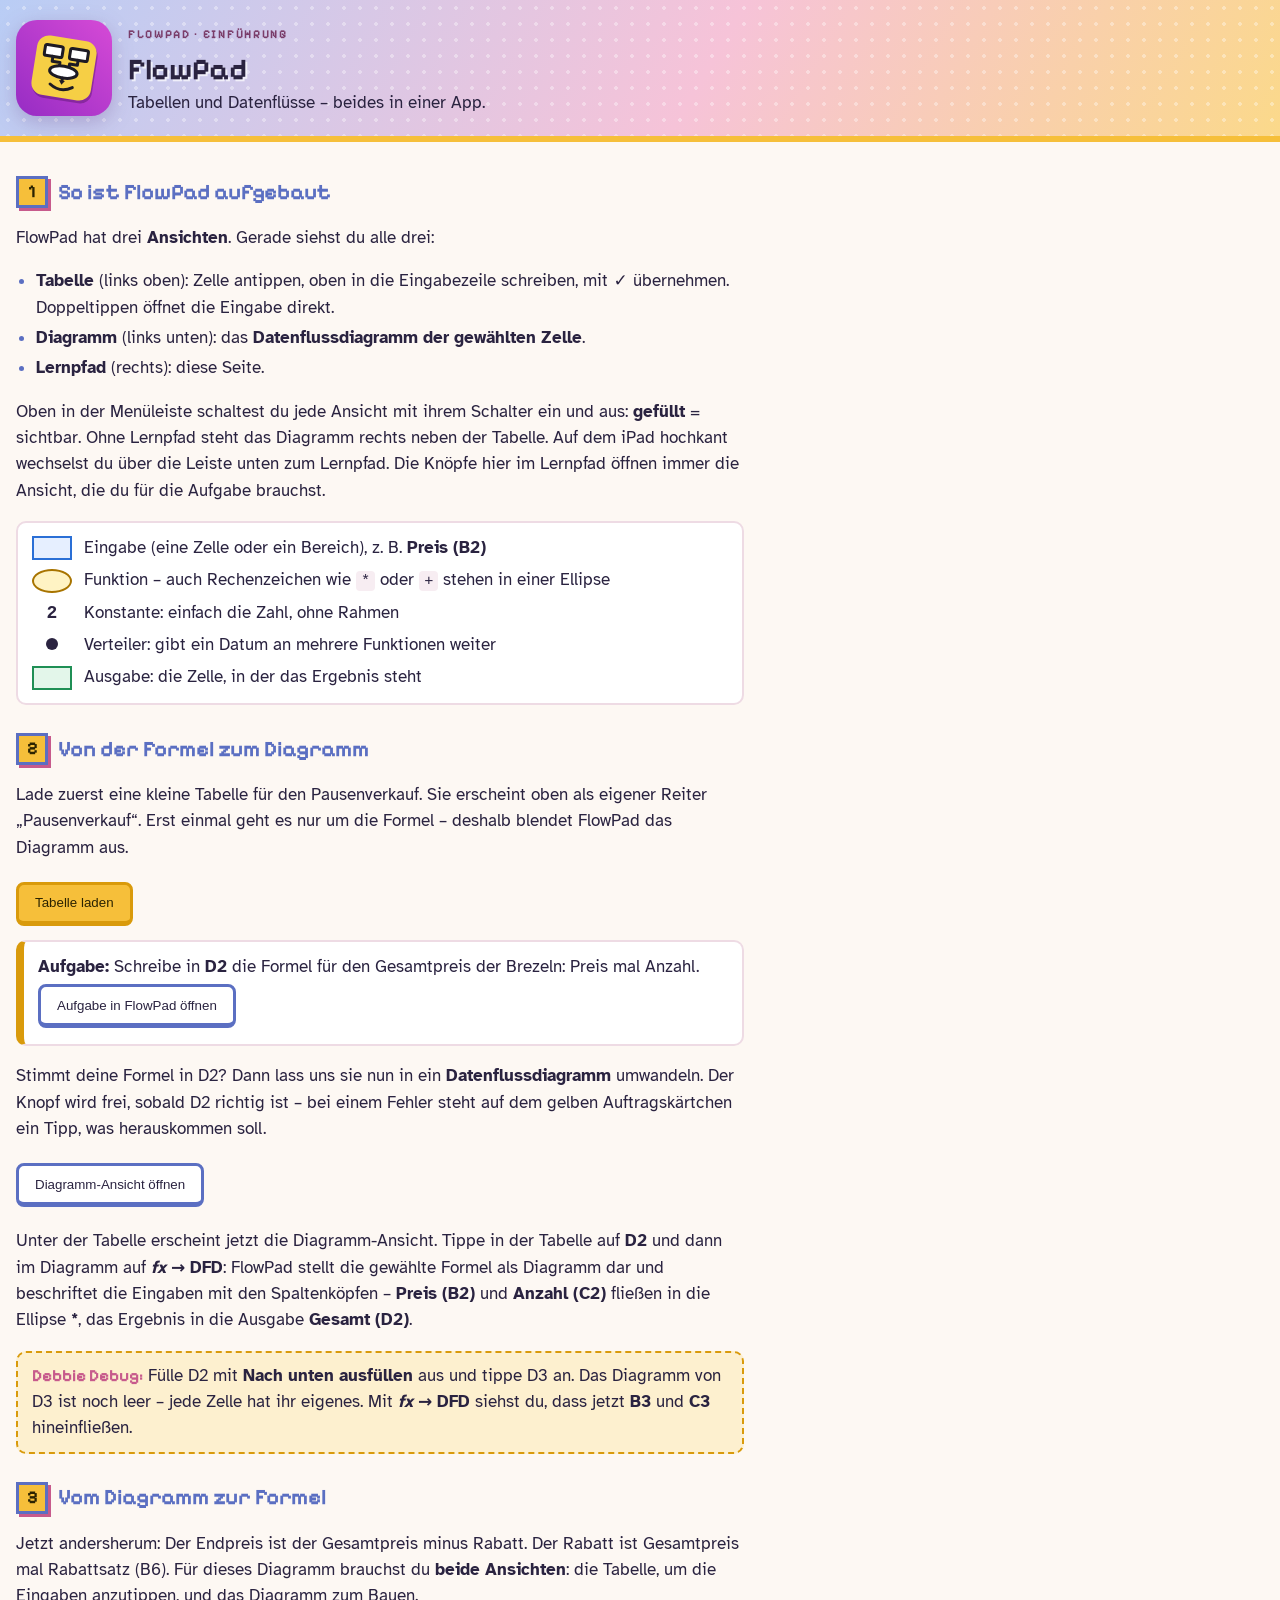
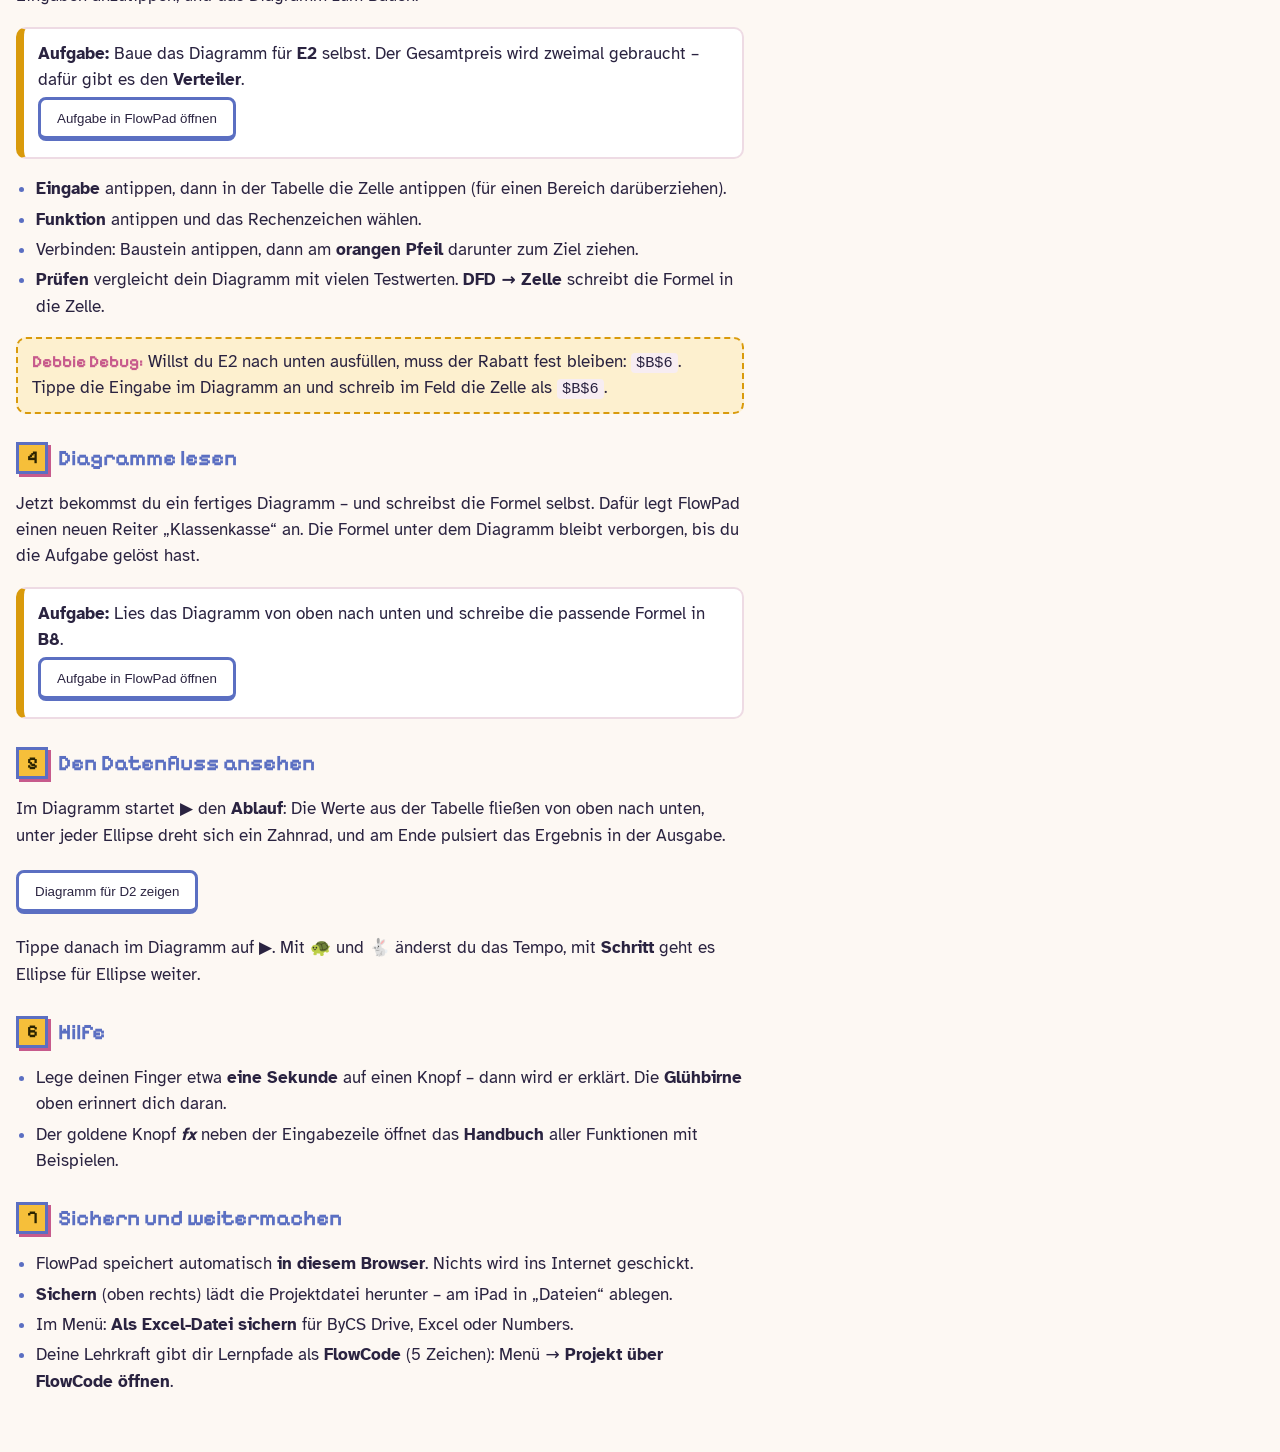
<file: learn/9/FlowPad-Willkommen.html>
<!doctype html>
<html lang="de"><head><meta charset="utf-8"><meta name="viewport" content="width=device-width, initial-scale=1">
<title>FlowPad</title>
<style>
@font-face { font-family: "Pixelify Sans"; src: url(../../fonts/PixelifySans.ttf) format("truetype"); font-weight: 400 700; }
@font-face { font-family: "Atkinson Hyperlegible"; src: url(../../fonts/AtkinsonHyperlegible-Regular.ttf) format("truetype"); font-weight: 400; }
@font-face { font-family: "Atkinson Hyperlegible"; src: url(../../fonts/AtkinsonHyperlegible-Bold.ttf) format("truetype"); font-weight: 700; }
:root { --bg: #fdf8f3; --surface: #fff; --surface-2: #f7edf2; --ink: #2a2340; --ink-2: #6c6280; --line: #eedbe4;
  --sky: #b9cdf5; --sky-d: #5b6fc2; --rose: #f6c3d8; --rose-d: #c75a8c; --banana: #f6bf3a; --banana-d: #d99a0b; --banana-soft: #fdf0cf;
  --good: #3f9a6a; --bad: #c23b3b; }
@media (prefers-color-scheme: dark) { :root { --bg: #1c1a2a; --surface: #252338; --surface-2: #2e2b44; --ink: #f3eefa; --ink-2: #bdb4d4; --line: #3e3a58;
  --sky-d: #a9bcf2; --rose-d: #f29cc2; --banana-soft: #3d300f; --good: #78d29d; --bad: #ff8a8a; color-scheme: dark; } }
* { box-sizing: border-box; }
body { margin: 0; background: var(--bg); color: var(--ink); font: 17px/1.55 "Atkinson Hyperlegible", -apple-system, "Segoe UI", system-ui, sans-serif; }
.hero { position: relative; display: flex; align-items: center; gap: 16px; padding: 20px 16px; color: #2a2340; overflow: hidden;
  background: linear-gradient(120deg, #b9cdf5 0%, #f6c3d8 55%, #fbd98a 100%); border-bottom: 6px solid var(--banana); }
.hero::before { content: ""; position: absolute; inset: 0; background-image: radial-gradient(rgba(255,255,255,.35) 2px, transparent 2px); background-size: 16px 16px; pointer-events: none; }
.logo { flex: none; width: 96px; height: 96px; position: relative; filter: drop-shadow(0 6px 10px rgba(90, 40, 110, .25)); }
.hero-text { position: relative; }
.hero small { font: 700 12px/1 "Pixelify Sans", monospace; letter-spacing: .14em; color: #7a3d6a; }
.hero h1 { margin: 6px 0 4px; font: 700 30px/1.1 "Pixelify Sans", "Courier New", monospace; text-shadow: 2px 2px 0 rgba(255,255,255,.7); }
.hero p { margin: 0; }
main { padding: 6px 16px 40px; max-width: 760px; }
h2 { font: 700 22px/1.2 "Pixelify Sans", "Courier New", monospace; margin: 28px 0 8px; display: flex; gap: 10px; align-items: center; color: var(--sky-d); }
@media (prefers-color-scheme: dark) { h2 { color: var(--banana); } }
h2 .nr { display: inline-grid; place-items: center; width: 32px; height: 32px; background: var(--banana); color: #2b2300; border: 3px solid var(--sky-d); font-size: 18px; box-shadow: 3px 3px 0 var(--rose-d); }
code { font: .9em ui-monospace, Menlo, monospace; background: var(--surface-2); padding: 1px 5px; border-radius: 4px; }
.card { background: var(--surface); border: 2px solid var(--line); border-radius: 10px; padding: 12px 14px; margin: 10px 0; }
.task { border-left: 8px solid var(--banana-d); }
.task.flowpad-ok { border-left-color: var(--good); }
.task.flowpad-ok .state::after { content: "✓ geschafft"; color: var(--good); }
.task.flowpad-bad .state::after { content: "noch nicht"; color: var(--bad); }
.state { float: right; font-weight: 700; font-size: .9em; }
button.fp { min-height: 44px; padding: 0 16px; margin: 4px 6px 4px 0; border-radius: 8px; border: 3px solid var(--banana-d); border-bottom-width: 5px; background: var(--banana); color: #2b2300; font: 700 16px/1 inherit; cursor: pointer; }
button.fp:active { transform: translateY(2px); border-bottom-width: 3px; }
button.fp.alt { border-color: var(--sky-d); background: var(--surface); color: var(--ink); }
ul { padding-left: 1.2em; } li { margin: 4px 0; }
li::marker { color: var(--sky-d); }
.legend { display: grid; grid-template-columns: auto 1fr; gap: 6px 12px; align-items: center; }
.sym { width: 40px; height: 24px; display: inline-block; }
.r { border: 2px solid #2a6fd6; background: #e6efff; } .o { border: 2px solid #1f8f55; background: #e3f6ea; } .e { border: 2px solid #a87400; background: #fff3c4; border-radius: 50%; }
.d { width: 12px; height: 12px; border-radius: 50%; background: var(--ink); margin: 0 14px; } .k { font: 700 18px ui-monospace, monospace; text-align: center; }
.debbie { background: var(--banana-soft); border: 2px dashed var(--banana-d); border-radius: 10px; padding: 10px 14px; margin: 12px 0; }
.debbie b:first-child { font-family: "Pixelify Sans", monospace; color: var(--rose-d); }
@media (prefers-color-scheme: dark) { .debbie b:first-child { color: var(--banana); } }
</style></head>
<body>
<div class="hero"><svg class="logo" role="img" aria-label="FlowPad-Logo" xmlns="http://www.w3.org/2000/svg" viewBox="0 0 512 512"><defs><linearGradient id="lg" x1="1" y1="0" x2="0" y2="1"><stop offset="0" stop-color="#d64ad6"/><stop offset="1" stop-color="#962cc4"/></linearGradient></defs><rect width="512" height="512" rx="112" fill="url(#lg)"/><g transform="rotate(9 256 256)"><rect x="104" y="110" width="320" height="320" rx="64" fill="#3c0a50" opacity=".35"/><rect x="96" y="96" width="320" height="320" rx="64" fill="#f6cf45"/><g fill="none" stroke="#1d1b24" stroke-width="16" stroke-linecap="round" stroke-linejoin="round"><rect x="140" y="146" width="96" height="58" rx="10" fill="#fff"/><rect x="276" y="146" width="96" height="58" rx="10" fill="#fff"/><path d="M188 204v26h42v20M324 204v26h-42v20"/><ellipse cx="256" cy="278" rx="74" ry="32" fill="#fff"/><path d="M256 310v18"/><path d="M196 352q60 40 120 0"/></g><path d="M240 324h32l-16 22z" fill="#1d1b24"/></g></svg>
<div class="hero-text"><small>FLOWPAD · EINFÜHRUNG</small><h1>FlowPad</h1><p>Tabellen und Datenflüsse – beides in einer App.</p></div></div>
<main>
<h2><span class="nr">1</span>So ist FlowPad aufgebaut</h2>
<p>FlowPad hat drei <b>Ansichten</b>. Gerade siehst du alle drei:</p>
<ul>
  <li><b>Tabelle</b> (links oben): Zelle antippen, oben in die Eingabezeile schreiben, mit ✓ übernehmen. Doppeltippen öffnet die Eingabe direkt.</li>
  <li><b>Diagramm</b> (links unten): das <b>Datenflussdiagramm der gewählten Zelle</b>.</li>
  <li><b>Lernpfad</b> (rechts): diese Seite.</li>
</ul>
<p>Oben in der Menüleiste schaltest du jede Ansicht mit ihrem Schalter ein und aus: <b>gefüllt</b> = sichtbar. Ohne Lernpfad steht das Diagramm rechts neben der Tabelle. Auf dem iPad hochkant wechselst du über die Leiste unten zum Lernpfad. Die Knöpfe hier im Lernpfad öffnen immer die Ansicht, die du für die Aufgabe brauchst.</p>
<div class="card legend">
  <span class="sym r"></span><span>Eingabe (eine Zelle oder ein Bereich), z. B. <b>Preis (B2)</b></span>
  <span class="sym e"></span><span>Funktion – auch Rechenzeichen wie <code>*</code> oder <code>+</code> stehen in einer Ellipse</span>
  <span class="k">2</span><span>Konstante: einfach die Zahl, ohne Rahmen</span>
  <span><span class="sym d"></span></span><span>Verteiler: gibt ein Datum an mehrere Funktionen weiter</span>
  <span class="sym o"></span><span>Ausgabe: die Zelle, in der das Ergebnis steht</span>
</div>

<h2><span class="nr">2</span>Von der Formel zum Diagramm</h2>
<p>Lade zuerst eine kleine Tabelle für den Pausenverkauf. Sie erscheint oben als eigener Reiter „Pausenverkauf“. Erst einmal geht es nur um die Formel – deshalb blendet FlowPad das Diagramm aus.</p>
<button class="fp" id="btnSheet">Tabelle laden</button>
<div class="card task" data-flowpad-cell="D2"><span class="state"></span>
  <b>Aufgabe:</b> Schreibe in <b>D2</b> die Formel für den Gesamtpreis der Brezeln: Preis mal Anzahl.
  <br><button class="fp alt" data-flowpad='{"action":"task","cell":"D2","target":"=B2*C2","title":"Gesamtpreis","prompt":"Schreibe in D2 die Formel für den Gesamtpreis der Brezeln: Preis mal Anzahl. Tippe in die Eingabezeile <code>=</code>, dann die Zelle B2 antippen, <code>*</code> tippen, C2 antippen und mit ✓ übernehmen.","mode":"formel","ansichten":{"tabelle":true,"diagramm":false}}'>Aufgabe in FlowPad öffnen</button>
</div>
<p>Stimmt deine Formel in D2? Dann lass uns sie nun in ein <b>Datenflussdiagramm</b> umwandeln. Der Knopf wird frei, sobald D2 richtig ist – bei einem Fehler steht auf dem gelben Auftragskärtchen ein Tipp, was herauskommen soll.</p>
<div data-flowpad-nach="D2"><button class="fp alt" data-flowpad='{"action":"ansichten","tabelle":true,"diagramm":true}'>Diagramm-Ansicht öffnen</button></div>
<p>Unter der Tabelle erscheint jetzt die Diagramm-Ansicht. Tippe in der Tabelle auf <b>D2</b> und dann im Diagramm auf <b><i>fx</i> → DFD</b>: FlowPad stellt die gewählte Formel als Diagramm dar und beschriftet die Eingaben mit den Spaltenköpfen – <b>Preis (B2)</b> und <b>Anzahl (C2)</b> fließen in die Ellipse <b>*</b>, das Ergebnis in die Ausgabe <b>Gesamt (D2)</b>.</p>
<div class="debbie"><b>Debbie Debug:</b> Fülle D2 mit <b>Nach unten ausfüllen</b> aus und tippe D3 an. Das Diagramm von D3 ist noch leer – jede Zelle hat ihr eigenes. Mit <b><i>fx</i> → DFD</b> siehst du, dass jetzt <b>B3</b> und <b>C3</b> hineinfließen.</div>

<h2><span class="nr">3</span>Vom Diagramm zur Formel</h2>
<p>Jetzt andersherum: Der Endpreis ist der Gesamtpreis minus Rabatt. Der Rabatt ist Gesamtpreis mal Rabattsatz (B6). Für dieses Diagramm brauchst du <b>beide Ansichten</b>: die Tabelle, um die Eingaben anzutippen, und das Diagramm zum Bauen.</p>
<div class="card task" data-flowpad-cell="E2"><span class="state"></span>
  <b>Aufgabe:</b> Baue das Diagramm für <b>E2</b> selbst. Der Gesamtpreis wird zweimal gebraucht – dafür gibt es den <b>Verteiler</b>.
  <br><span data-flowpad-nach="D2"><button class="fp alt" data-flowpad='{"action":"task","cell":"E2","target":"=D2-D2*$B$6","title":"Endpreis","prompt":"Baue das Diagramm für den Endpreis: Gesamt minus Gesamt mal Rabatt. Eingaben sind <b>Gesamt (D2)</b> und <b>Rabatt (B6)</b> – tippe dafür <b>Eingabe</b> und dann die Zelle in der Tabelle. Der Gesamtpreis wird zweimal gebraucht: Führe ihn in einen <b>Verteiler</b>. Wenn alles verbunden ist: <b>Prüfen</b> und danach <b>DFD → Zelle</b>.","mode":"diagramm","dfd":"leer","ansichten":{"tabelle":true,"diagramm":true}}'>Aufgabe in FlowPad öffnen</button></span>
</div>
<ul>
  <li><b>Eingabe</b> antippen, dann in der Tabelle die Zelle antippen (für einen Bereich darüberziehen).</li>
  <li><b>Funktion</b> antippen und das Rechenzeichen wählen.</li>
  <li>Verbinden: Baustein antippen, dann am <b>orangen Pfeil</b> darunter zum Ziel ziehen.</li>
  <li><b>Prüfen</b> vergleicht dein Diagramm mit vielen Testwerten. <b>DFD → Zelle</b> schreibt die Formel in die Zelle.</li>
</ul>
<div class="debbie"><b>Debbie Debug:</b> Willst du E2 nach unten ausfüllen, muss der Rabatt fest bleiben: <code>$B$6</code>. Tippe die Eingabe im Diagramm an und schreib im Feld die Zelle als <code>$B$6</code>.</div>

<h2><span class="nr">4</span>Diagramme lesen</h2>
<p>Jetzt bekommst du ein fertiges Diagramm – und schreibst die Formel selbst. Dafür legt FlowPad einen neuen Reiter „Klassenkasse“ an. Die Formel unter dem Diagramm bleibt verborgen, bis du die Aufgabe gelöst hast.</p>
<div class="card task" data-flowpad-cell="B8"><span class="state"></span>
  <b>Aufgabe:</b> Lies das Diagramm von oben nach unten und schreibe die passende Formel in <b>B8</b>.
  <br><button class="fp alt" id="btnRead">Aufgabe in FlowPad öffnen</button>
</div>

<h2><span class="nr">5</span>Den Datenfluss ansehen</h2>
<p>Im Diagramm startet <b>▶</b> den <b>Ablauf</b>: Die Werte aus der Tabelle fließen von oben nach unten, unter jeder Ellipse dreht sich ein Zahnrad, und am Ende pulsiert das Ergebnis in der Ausgabe.</p>
<div data-flowpad-nach="D2"><button class="fp alt" id="btnFlowDemo">Diagramm für D2 zeigen</button></div>
<p>Tippe danach im Diagramm auf <b>▶</b>. Mit 🐢 und 🐇 änderst du das Tempo, mit <b>Schritt</b> geht es Ellipse für Ellipse weiter.</p>

<h2><span class="nr">6</span>Hilfe</h2>
<ul>
  <li>Lege deinen Finger etwa <b>eine Sekunde</b> auf einen Knopf – dann wird er erklärt. Die <b>Glühbirne</b> oben erinnert dich daran.</li>
  <li>Der goldene Knopf <b><i>fx</i></b> neben der Eingabezeile öffnet das <b>Handbuch</b> aller Funktionen mit Beispielen.</li>
</ul>

<h2><span class="nr">7</span>Sichern und weitermachen</h2>
<ul>
  <li>FlowPad speichert automatisch <b>in diesem Browser</b>. Nichts wird ins Internet geschickt.</li>
  <li><b>Sichern</b> (oben rechts) lädt die Projektdatei herunter – am iPad in „Dateien“ ablegen.</li>
  <li>Im Menü: <b>Als Excel-Datei sichern</b> für ByCS Drive, Excel oder Numbers.</li>
  <li>Deine Lehrkraft gibt dir Lernpfade als <b>FlowCode</b> (5 Zeichen): Menü → <b>Projekt über FlowCode öffnen</b>.</li>
</ul>
</main>
<script>
// Fortschritt merken (FlowPad speichert ihn im Projekt)
var done = {}; try { done = JSON.parse(localStorage.getItem('demo-done') || '{}'); } catch (e) { }
function mark() { document.querySelectorAll('[data-flowpad-cell]').forEach(function (el) { if (done[el.getAttribute('data-flowpad-cell')]) el.classList.add('flowpad-ok'); }); }
mark();
// Tabellen der Demo
var PAUSE = { title: 'Pausenverkauf', cells: { A1: 'Artikel', B1: 'Preis', C1: 'Anzahl', D1: 'Gesamt', E1: 'Endpreis', A2: 'Brezel', B2: '0,9', C2: '14', A3: 'Apfel', B3: '0,5', C3: '20', A4: 'Wasser', B4: '1,2', C4: '9', A6: 'Rabatt', B6: '10%' },
  widths: { A: 110, D: 100, E: 110 }, styles: { 'A1:E1': 'head', B6: 'inp' }, fmt: { 'B2:B4': 'eur', 'D2:E4': 'eur', B6: 'pct' } };
var KASSE = { A1: 'Name', B1: 'Beitrag', A2: 'Lena', B2: '4,5', A3: 'Paul', B3: '5', A4: 'Mia', B4: '3,5', A5: 'Tim', B5: '5', A6: 'Ali', B6: '4', A8: 'Durchschnitt' };
function on(id, f) { var b = document.getElementById(id); if (b) b.addEventListener('click', function () { if (window.FlowPad) f(); }); }
on('btnSheet', function () { FlowPad.sheet(Object.assign({ select: 'D2', ansichten: { tabelle: true, diagramm: false } }, PAUSE)); });
on('btnRead', function () {
  FlowPad.task({ cell: 'B8', id: 'demo:lesen', target: '=RUNDEN(MITTELWERT(B2:B6);2)', title: 'Durchschnitt', mode: 'formel',
    prompt: 'Links siehst du das Diagramm für B8. Lies es von oben nach unten: Welche Eingabe fließt in welche Funktion? Schreibe die passende Formel in B8 und übernimm sie mit ✓.',
    cells: KASSE, sheetTitle: 'Klassenkasse', widths: { A: 110 }, styles: { 'A1:B1': 'head' }, fmt: { 'B2:B8': 'eur' }, ansichten: { tabelle: true, diagramm: true } });
  setTimeout(function () { FlowPad.send('dfd', { cell: 'B8', term: '=RUNDEN(MITTELWERT(B2:B6);2)' }); }, 300);
});
on('btnFlowDemo', function () {
  FlowPad.sheet(Object.assign({ select: 'D2', ansichten: { tabelle: true, diagramm: true } }, PAUSE));
  setTimeout(function () { FlowPad.send('dfd', { cell: 'D2', term: '=B2*C2' }); }, 300);
});
if (window.FlowPad) FlowPad.onResult(function (r) { if (r.ok) { done[r.cell] = 1; try { localStorage.setItem('demo-done', JSON.stringify(done)); } catch (e) { } } mark(); });
</script>
</body></html>
</file>
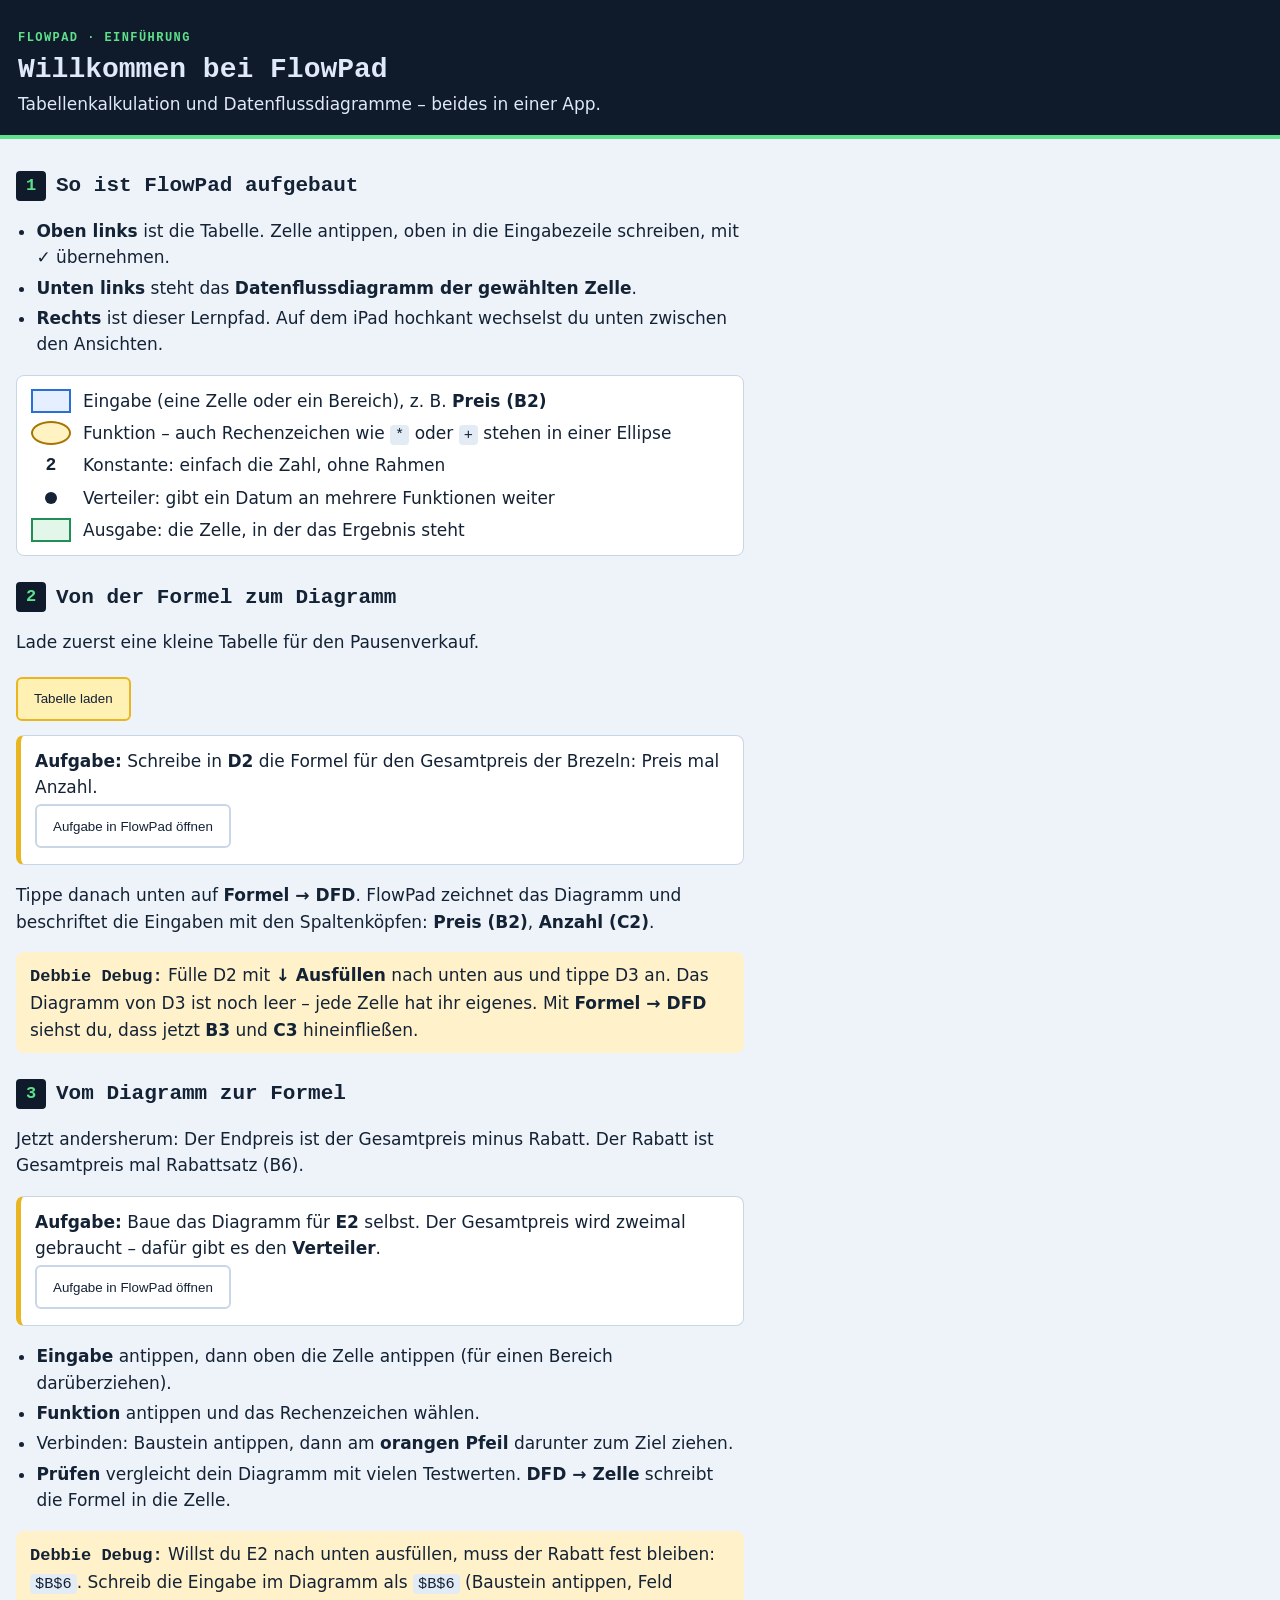
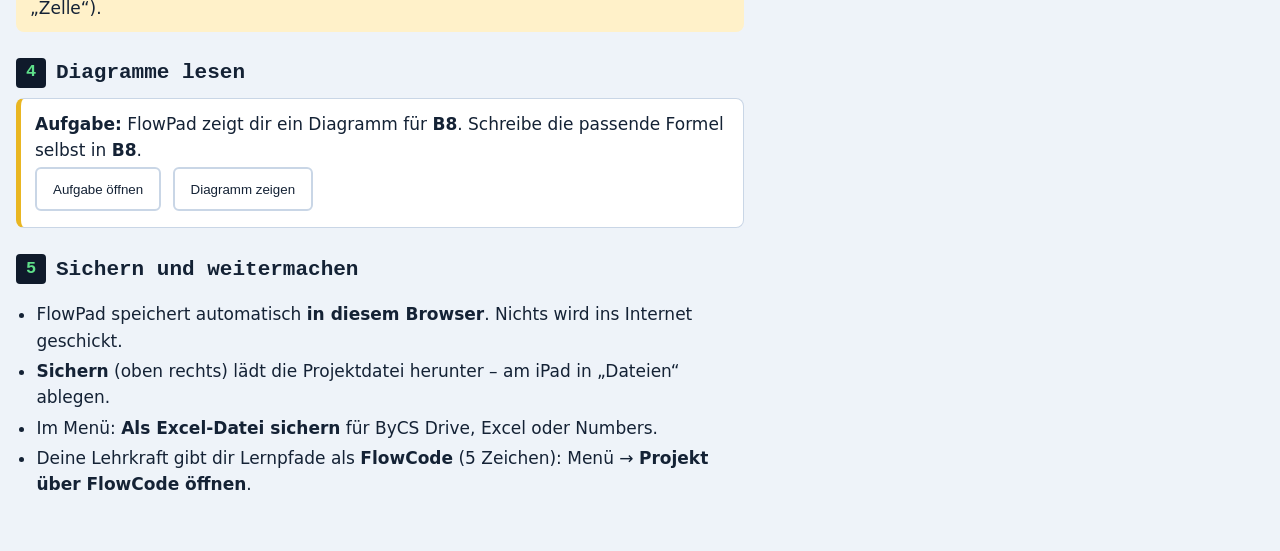
<file: app/learn/9/FlowPad-Willkommen.html>
<!doctype html>
<html lang="de"><head><meta charset="utf-8"><meta name="viewport" content="width=device-width, initial-scale=1">
<title>Willkommen bei FlowPad</title>
<style>
:root { --bg: #eef3f9; --surface: #fff; --surface-2: #e3ebf5; --ink: #142235; --ink-2: #546a84; --line: #c9d6e6; --term: #0f1a2b; --glow: #5fe08a;
  --acc: #1f8f55; --blue: #2a6fd6; --sun-soft: #fff1c9; --good: #1f8a45; --bad: #c23b3b; --next: #fff0b3; --next-edge: #e9b622; }
@media (prefers-color-scheme: dark) { :root { --bg: #0d1626; --surface: #142036; --surface-2: #1b2a45; --ink: #e8f0fa; --ink-2: #a5b7cc; --line: #2a3d5c; --sun-soft: #3d331a; --good: #6fd08b; --bad: #ff8a8a; --next: #4a3f17; --blue: #7fb0ff; color-scheme: dark; } }
* { box-sizing: border-box; }
body { margin: 0; background: var(--bg); color: var(--ink); font: 17px/1.55 "Atkinson Hyperlegible", -apple-system, "Segoe UI", system-ui, sans-serif; }
.hero { background: var(--term); color: #dfe9f7; padding: 22px 18px 18px; border-bottom: 4px solid var(--glow); }
.hero small { font: 700 12px/1 ui-monospace, Menlo, monospace; letter-spacing: .12em; color: var(--glow); }
.hero h1 { margin: 6px 0 4px; font: 700 28px/1.15 "Pixelify Sans", "Courier New", monospace; }
main { padding: 6px 16px 40px; max-width: 760px; }
h2 { font: 700 21px/1.2 "Pixelify Sans", "Courier New", monospace; margin: 26px 0 8px; display: flex; gap: 10px; align-items: center; }
h2 .nr { display: inline-grid; place-items: center; width: 30px; height: 30px; background: var(--term); color: var(--glow); border-radius: 4px; font-size: 17px; }
code { font: .9em ui-monospace, Menlo, monospace; background: var(--surface-2); padding: 1px 5px; border-radius: 4px; }
.card { background: var(--surface); border: 1px solid var(--line); border-radius: 8px; padding: 12px 14px; margin: 10px 0; }
.task { border-left: 5px solid var(--next-edge); }
.task.flowpad-ok { border-left-color: var(--good); }
.task.flowpad-ok .state::after { content: "✓ geschafft"; color: var(--good); }
.task.flowpad-bad .state::after { content: "noch nicht"; color: var(--bad); }
.state { float: right; font-weight: 700; font-size: .9em; }
button.fp { min-height: 44px; padding: 0 16px; margin: 4px 6px 4px 0; border-radius: 6px; border: 2px solid var(--next-edge); background: var(--next); color: var(--ink); font: 700 16px/1 inherit; cursor: pointer; }
button.fp.alt { border-color: var(--line); background: var(--surface); }
ul { padding-left: 1.2em; } li { margin: 4px 0; }
.legend { display: grid; grid-template-columns: auto 1fr; gap: 6px 12px; align-items: center; }
.sym { width: 40px; height: 24px; display: inline-block; }
.r { border: 2px solid #2a6fd6; background: #e6efff; } .o { border: 2px solid #1f8f55; background: #e3f6ea; } .e { border: 2px solid #a87400; background: #fff3c4; border-radius: 50%; }
.d { width: 12px; height: 12px; border-radius: 50%; background: var(--ink); margin: 0 14px; } .k { font: 700 18px ui-monospace, monospace; text-align: center; }
.debbie { background: var(--sun-soft); border-radius: 8px; padding: 10px 14px; margin: 12px 0; }
.debbie b:first-child { font-family: "Pixelify Sans", monospace; }
</style></head>
<body>
<div class="hero"><small>FLOWPAD · EINFÜHRUNG</small><h1>Willkommen bei FlowPad</h1>Tabellenkalkulation und Datenflussdiagramme – beides in einer App.</div>
<main>
<h2><span class="nr">1</span>So ist FlowPad aufgebaut</h2>
<ul>
  <li><b>Oben links</b> ist die Tabelle. Zelle antippen, oben in die Eingabezeile schreiben, mit ✓ übernehmen.</li>
  <li><b>Unten links</b> steht das <b>Datenflussdiagramm der gewählten Zelle</b>.</li>
  <li><b>Rechts</b> ist dieser Lernpfad. Auf dem iPad hochkant wechselst du unten zwischen den Ansichten.</li>
</ul>
<div class="card legend">
  <span class="sym r"></span><span>Eingabe (eine Zelle oder ein Bereich), z. B. <b>Preis (B2)</b></span>
  <span class="sym e"></span><span>Funktion – auch Rechenzeichen wie <code>*</code> oder <code>+</code> stehen in einer Ellipse</span>
  <span class="k">2</span><span>Konstante: einfach die Zahl, ohne Rahmen</span>
  <span><span class="sym d"></span></span><span>Verteiler: gibt ein Datum an mehrere Funktionen weiter</span>
  <span class="sym o"></span><span>Ausgabe: die Zelle, in der das Ergebnis steht</span>
</div>

<h2><span class="nr">2</span>Von der Formel zum Diagramm</h2>
<p>Lade zuerst eine kleine Tabelle für den Pausenverkauf.</p>
<button class="fp" data-flowpad='{"action":"sheet","title":"Pausenverkauf","cells":{"A1":"Artikel","B1":"Preis","C1":"Anzahl","D1":"Gesamt","E1":"Endpreis","A2":"Brezel","B2":"0,9","C2":"14","A3":"Apfel","B3":"0,5","C3":"20","A4":"Wasser","B4":"1,2","C4":"9","A6":"Rabatt","B6":"10%","A8":"Einnahmen"},"widths":{"A":110,"D":100,"E":110},"styles":{"A1:E1":"head","B6":"inp"},"fmt":{"B2:B4":"eur","D2:E4":"eur","B6":"pct","B8":"eur"},"select":"D2"}'>Tabelle laden</button>
<div class="card task" data-flowpad-cell="D2"><span class="state"></span>
  <b>Aufgabe:</b> Schreibe in <b>D2</b> die Formel für den Gesamtpreis der Brezeln: Preis mal Anzahl.
  <br><button class="fp alt" data-flowpad='{"action":"task","cell":"D2","target":"=B2*C2","title":"Gesamtpreis","prompt":"Preis mal Anzahl. Tippe in die Eingabezeile <code>=</code>, dann B2 antippen, <code>*</code>, C2 antippen, ✓.","mode":"formel"}'>Aufgabe in FlowPad öffnen</button>
</div>
<p>Tippe danach unten auf <b>Formel → DFD</b>. FlowPad zeichnet das Diagramm und beschriftet die Eingaben mit den Spaltenköpfen: <b>Preis (B2)</b>, <b>Anzahl (C2)</b>.</p>
<div class="debbie"><b>Debbie Debug:</b> Fülle D2 mit <b>↓ Ausfüllen</b> nach unten aus und tippe D3 an. Das Diagramm von D3 ist noch leer – jede Zelle hat ihr eigenes. Mit <b>Formel → DFD</b> siehst du, dass jetzt <b>B3</b> und <b>C3</b> hineinfließen.</div>

<h2><span class="nr">3</span>Vom Diagramm zur Formel</h2>
<p>Jetzt andersherum: Der Endpreis ist der Gesamtpreis minus Rabatt. Der Rabatt ist Gesamtpreis mal Rabattsatz (B6).</p>
<div class="card task" data-flowpad-cell="E2"><span class="state"></span>
  <b>Aufgabe:</b> Baue das Diagramm für <b>E2</b> selbst. Der Gesamtpreis wird zweimal gebraucht – dafür gibt es den <b>Verteiler</b>.
  <br><button class="fp alt" data-flowpad='{"action":"task","cell":"E2","target":"=D2-D2*$B$6","title":"Endpreis","prompt":"Endpreis = Gesamt minus Gesamt mal Rabatt. Eingaben: <b>Gesamt (D2)</b> und <b>Rabatt (B6)</b>. Baue das Diagramm, dann <b>Prüfen</b> und <b>DFD → Zelle</b>.","mode":"diagramm","dfd":"leer"}'>Aufgabe in FlowPad öffnen</button>
</div>
<ul>
  <li><b>Eingabe</b> antippen, dann oben die Zelle antippen (für einen Bereich darüberziehen).</li>
  <li><b>Funktion</b> antippen und das Rechenzeichen wählen.</li>
  <li>Verbinden: Baustein antippen, dann am <b>orangen Pfeil</b> darunter zum Ziel ziehen.</li>
  <li><b>Prüfen</b> vergleicht dein Diagramm mit vielen Testwerten. <b>DFD → Zelle</b> schreibt die Formel in die Zelle.</li>
</ul>
<div class="debbie"><b>Debbie Debug:</b> Willst du E2 nach unten ausfüllen, muss der Rabatt fest bleiben: <code>$B$6</code>. Schreib die Eingabe im Diagramm als <code>$B$6</code> (Baustein antippen, Feld „Zelle“).</div>

<h2><span class="nr">4</span>Diagramme lesen</h2>
<div class="card task" data-flowpad-cell="B8"><span class="state"></span>
  <b>Aufgabe:</b> FlowPad zeigt dir ein Diagramm für <b>B8</b>. Schreibe die passende Formel selbst in <b>B8</b>.
  <br><button class="fp alt" data-flowpad='{"action":"task","cell":"B8","target":"=RUNDEN(SUMME(E2:E4);1)","title":"Einnahmen","prompt":"Lies das Diagramm von oben nach unten und schreibe die Formel in B8.","mode":"formel"}'>Aufgabe öffnen</button>
  <button class="fp alt" data-flowpad='{"action":"dfd","cell":"B8","term":"=RUNDEN(SUMME(E2:E4);1)"}'>Diagramm zeigen</button>
</div>

<h2><span class="nr">5</span>Sichern und weitermachen</h2>
<ul>
  <li>FlowPad speichert automatisch <b>in diesem Browser</b>. Nichts wird ins Internet geschickt.</li>
  <li><b>Sichern</b> (oben rechts) lädt die Projektdatei herunter – am iPad in „Dateien“ ablegen.</li>
  <li>Im Menü: <b>Als Excel-Datei sichern</b> für ByCS Drive, Excel oder Numbers.</li>
  <li>Deine Lehrkraft gibt dir Lernpfade als <b>FlowCode</b> (5 Zeichen): Menü → <b>Projekt über FlowCode öffnen</b>.</li>
</ul>
</main>
<script>
// Fortschritt merken (FlowPad speichert ihn im Projekt)
var done = {}; try { done = JSON.parse(localStorage.getItem('demo-done') || '{}'); } catch (e) { }
function mark() { document.querySelectorAll('[data-flowpad-cell]').forEach(function (el) { if (done[el.getAttribute('data-flowpad-cell')]) el.classList.add('flowpad-ok'); }); }
mark();
if (window.FlowPad) FlowPad.onResult(function (r) { if (r.ok) { done[r.cell] = 1; try { localStorage.setItem('demo-done', JSON.stringify(done)); } catch (e) { } } mark(); });
</script>
</body></html>
</file>
<file: css/style.css>
/* FlowPad – Gestaltung. Themes: werkstatt (Standard, Farbwelt der DFD-Werkstatt), standard, hacker. Jeweils hell/dunkel. */
@font-face { font-family: "Atkinson Hyperlegible"; src: url(../fonts/AtkinsonHyperlegible-Regular.ttf) format("truetype"); font-weight: 400; font-display: swap; }
@font-face { font-family: "Atkinson Hyperlegible"; src: url(../fonts/AtkinsonHyperlegible-Bold.ttf) format("truetype"); font-weight: 700; font-display: swap; }
@font-face { font-family: "JetBrains Mono"; src: url(../fonts/JetBrainsMono.ttf) format("truetype"); font-weight: 100 800; font-display: swap; }
@font-face { font-family: "Pixelify Sans"; src: url(../fonts/PixelifySans.ttf) format("truetype"); font-weight: 400 700; font-display: swap; }

:root {
  --fs: 1;
  --font-display: "Pixelify Sans", "Courier New", monospace;
  --font-body: "Atkinson Hyperlegible", -apple-system, "Segoe UI", system-ui, sans-serif;
  --font-code: "JetBrains Mono", ui-monospace, Menlo, Consolas, monospace;
  --split: .45;
  /* Werkstatt hell */
  --bg: #eef3f9; --surface: #ffffff; --surface-2: #e3ebf5; --ink: #142235; --ink-2: #546a84; --line: #c9d6e6;
  --bar: #ffffff; --bar-ink: #142235; --bar-2: #f1f4f8; --acc: #f2b01e; --acc-ink: #2e1f00; --glow: #f6bf3a; --stripe: transparent;
  --blue: #2a6fd6; --blue-soft: #dfeaff; --sun: #ffc23d; --sun-soft: #fff1c9;
  --good: #1f8a45; --bad: #c23b3b; --warn: #a86400; --next: #fde3a1; --next-edge: #d99a0b;
  --r0: #2a6fd6; --r1: #d63a3a; --r2: #8a3bc9; --r3: #1f8f55; --r4: #e07a12; --r5: #128a9a;
  --c-canvas: #ffffff; --c-dots: #d5dfec; --c-ink: #1c2533; --c-edge: #33415a; --c-sel: #e07a12;
  --c-in-fill: #e6efff; --c-in-stroke: #2a6fd6; --c-in-ink: #14315a;
  --c-out-fill: #e3f6ea; --c-out-stroke: #1f8f55; --c-out-ink: #145a32;
  --c-fn-fill: #fff3c4; --c-fn-stroke: #a87400; --c-fn-ink: #5a3e00;
  --title-font: var(--font-display);
}
:root[data-effective="dark"] {
  --bg: #0d1626; --surface: #142036; --surface-2: #1b2a45; --ink: #e8f0fa; --ink-2: #a5b7cc; --line: #2a3d5c;
  --bar: #070d18; --bar-ink: #dfe9f7; --bar-2: #101b2e; --acc: #f2b01e; --acc-ink: #2e1f00; --glow: #f6bf3a; --stripe: transparent; --blue: #7fb0ff; --blue-soft: #1b2f52; --sun-soft: #3d331a;
  --good: #6fd08b; --bad: #ff8a8a; --warn: #ffb35c; --next: #4a3507; --next-edge: #f2b01e;
  --r0: #7fb0ff; --r1: #ff8a8a; --r2: #d0a3ff; --r3: #6fd08b; --r4: #ffb35c; --r5: #6fd6e0;
  --c-canvas: #101a2c; --c-dots: #24344f; --c-ink: #e8f0fa; --c-edge: #a9bad2; --c-sel: #ffa040;
  --c-in-fill: #17305a; --c-in-stroke: #7fb0ff; --c-in-ink: #dbe8ff;
  --c-out-fill: #163a26; --c-out-stroke: #6fd08b; --c-out-ink: #d4f5df;
  --c-fn-fill: #3d3112; --c-fn-stroke: #e3b341; --c-fn-ink: #ffe9a8;
  color-scheme: dark;
}
:root[data-skin="standard"] {
  --bg: #f4f5f7; --surface: #fff; --surface-2: #eef0f4; --ink: #1f2430; --ink-2: #5b6474; --line: #d9dde5;
  --bar: #ffffff; --bar-ink: #1f2430; --bar-2: #eef0f4; --acc: #2f5be0; --acc-ink: #fff; --glow: #2f5be0; --stripe: #2f5be0; --next: #fff0b3; --next-edge: #e9b622; --title-font: var(--font-body);
}
:root[data-skin="standard"][data-effective="dark"] {
  --bg: #16181d; --surface: #1f2228; --surface-2: #272b33; --ink: #e9ecf2; --ink-2: #a3abb9; --line: #343a45;
  --bar: #1f2228; --bar-ink: #e9ecf2; --bar-2: #272b33; --acc: #7c9cff; --acc-ink: #10131a; --glow: #7c9cff; --stripe: #7c9cff; --next: #4a3f17; --next-edge: #b89020;
}
:root[data-skin="hacker"] {
  --bg: #050805; --surface: #0b120b; --surface-2: #111c11; --ink: #b8ffc9; --ink-2: #6fbf86; --line: #1f3a24;
  --bar: #000; --bar-ink: #00ff9c; --bar-2: #0b120b; --acc: #00ff9c; --acc-ink: #001a0d; --glow: #00ff9c; --stripe: #00ff9c; --blue: #39d2ff; --blue-soft: #0e2a33;
  --sun: #ffd23d; --sun-soft: #2a240c; --good: #00ff9c; --bad: #ff5c7a; --warn: #ffd23d; --next: #123a22; --next-edge: #00ff9c;
  --r0: #39d2ff; --r1: #ff5c7a; --r2: #c08bff; --r3: #00ff9c; --r4: #ffb347; --r5: #4ff0e0;
  --c-canvas: #030603; --c-dots: #10301a; --c-ink: #b8ffc9; --c-edge: #4fd98a; --c-sel: #ff2ec4;
  --c-in-fill: #072030; --c-in-stroke: #39d2ff; --c-in-ink: #bdf1ff;
  --c-out-fill: #062a17; --c-out-stroke: #00ff9c; --c-out-ink: #b8ffc9;
  --c-fn-fill: #2a240c; --c-fn-stroke: #ffd23d; --c-fn-ink: #ffe9a8;
  --font-body: "JetBrains Mono", ui-monospace, Menlo, monospace;
  color-scheme: dark;
}

* { box-sizing: border-box; }
html, body { height: 100%; }
body { margin: 0; width: 100%; background: var(--bg); color: var(--ink); font-family: var(--font-body); font-size: calc(16px * var(--fs)); line-height: 1.4;
  -webkit-text-size-adjust: 100%; display: grid; grid-template-rows: auto 1fr auto; grid-template-columns: minmax(0, 1fr); height: 100dvh; overflow: hidden; overscroll-behavior: none; }
body, code, button, input { font-variant-ligatures: none; font-feature-settings: "calt" 0, "liga" 0; }
button { font: inherit; color: inherit; -webkit-tap-highlight-color: transparent; }
code { font-family: var(--font-code); font-size: .9em; background: var(--surface-2); padding: 1px 5px; border-radius: 4px; overflow-wrap: anywhere; }
[hidden] { display: none !important; }
.ic { width: 22px; height: 22px; fill: none; stroke: currentColor; stroke-width: 2; stroke-linecap: round; stroke-linejoin: round; flex: none; }
:focus-visible { outline: 3px solid var(--blue); outline-offset: 2px; }

/* ---------- Kopfzeile ---------- */
.topbar { display: flex; align-items: center; gap: 4px; padding: 2px max(8px, env(safe-area-inset-right)) 2px max(8px, env(safe-area-inset-left));
  padding-top: max(2px, env(safe-area-inset-top)); background: var(--bar); color: var(--bar-ink); border-bottom: 3px solid var(--stripe, var(--glow)); min-height: 40px; }
:root[data-skin="werkstatt"] .topbar { border-bottom: 0; }
.topbar .iconbtn { min-width: 38px; min-height: 36px; }
.topbar .ic { width: 19px; height: 19px; }
.topbar .btn { min-height: 32px; padding: 0 10px; font-size: .92em; }
.brand-mark { width: 28px; height: 28px; display: block; }
.brand-mark path { fill: none; }
.project-name { min-width: 0; flex: 0 1 auto; border: 0; background: transparent; font-family: var(--title-font); font-weight: 700; font-size: 1.02em; padding: 3px 6px; border-radius: 6px; cursor: pointer;
  max-width: 40vw; overflow: hidden; text-overflow: ellipsis; white-space: nowrap; }
.project-name:hover { background: var(--bar-2); }
.saved { font-size: .78em; opacity: .65; }
.spacer { flex: 1; }
.iconbtn { display: inline-grid; place-items: center; min-width: 44px; min-height: 44px; border: 0; border-radius: 8px; background: transparent; cursor: pointer; font-weight: 700; font-size: 1.15em; }
.iconbtn:hover { background: color-mix(in srgb, currentColor 12%, transparent); }
.iconbtn:disabled { opacity: .3; cursor: default; }
.iconbtn.small { min-width: 38px; min-height: 38px; }
.btn { display: inline-flex; align-items: center; gap: 6px; min-height: 40px; padding: 0 12px; border-radius: 8px; border: 1px solid var(--line); border-bottom-width: 3px;
  background: var(--surface); color: var(--ink); cursor: pointer; font-weight: 700; white-space: nowrap; }
.btn:disabled { opacity: .4; cursor: default; }
.btn.primary { background: var(--next); border-color: var(--next-edge); }
.btn.danger { background: var(--bad); border-color: var(--bad); color: #fff; }
.topbar .btn.download { background: var(--glow); color: var(--acc-ink, #072012); border-color: color-mix(in srgb, var(--acc-ink, #000) 25%, var(--glow)); }
:root[data-skin="standard"] .topbar .btn.download { color: #fff; }

/* ---------- Arbeitsfläche ---------- */
.workspace { display: flex; gap: 8px; padding: 8px max(8px, env(safe-area-inset-right)) 8px max(8px, env(safe-area-inset-left)); min-height: 0; min-width: 0; overflow: hidden; }
.pane { min-height: 0; min-width: 0; display: flex; flex-direction: column; background: var(--surface); }
.left { flex: 1 1 auto; min-width: 0; border-radius: 14px; overflow: hidden; border: 1px solid var(--line); background: var(--surface); box-shadow: 0 2px 10px rgba(15, 26, 43, .06); display: grid; grid-template-rows: minmax(110px, calc(var(--split) * (100% - 14px))) 14px minmax(150px, 1fr); }
.splitter { display: grid; place-items: center; cursor: row-resize; background: var(--surface-2); border-block: 1px solid var(--line); touch-action: none; }
.splitter span { width: 54px; height: 5px; border-radius: 3px; background: var(--ink-2); opacity: .45; }
.splitter.active span { background: var(--blue); opacity: 1; }
.lp-pane { display: none; flex: 0 0 38%; min-width: 320px; border-radius: 14px; overflow: hidden; border: 1px solid var(--line); box-shadow: 0 2px 10px rgba(15, 26, 43, .06); }
body.has-lp .lp-pane { display: flex; }
body.lp-wide .lp-pane { flex-basis: 52%; }
/* eingeklappt: schmale Leiste rechts, der Lernpfad bleibt geladen (nur unsichtbar) */
/* Lernpfad ausgeblendet: bleibt geladen (Stand, Scrollposition), ist aber unsichtbar */
body.lp-collapsed[data-layout="wide"] .lp-pane { position: absolute; width: 1px; height: 1px; overflow: hidden; visibility: hidden; pointer-events: none; }
.lp-head { display: flex; align-items: center; gap: 4px; padding: 2px 6px 2px 12px; background: var(--surface-2); border-bottom: 1px solid var(--line); min-height: 42px; }
.lp-title { flex: 1; display: flex; align-items: center; gap: 8px; font-family: var(--title-font); font-weight: 700; min-width: 0; }
.lp-title span { overflow: hidden; text-overflow: ellipsis; white-space: nowrap; }
.lp-host { flex: 1; min-height: 0; position: relative; }
.lp-host iframe { position: absolute; inset: 0; width: 100%; height: 100%; border: 0; background: #fff; }

/* Layout schmal/mittel: eine Ansicht nach der anderen */
.bottomnav { display: flex; justify-content: space-around; gap: 4px; background: var(--bar); color: var(--bar-ink); padding: 4px 8px max(4px, env(safe-area-inset-bottom)); border-top: 1px solid var(--line); }
.bottomnav button { flex: 1; max-width: 200px; display: flex; flex-direction: column; align-items: center; gap: 2px; min-height: 48px; border: 0; background: transparent; border-radius: 8px; cursor: pointer; font-size: .8em; opacity: .7; }
.bottomnav button.active { opacity: 1; background: var(--glow); color: var(--acc-ink, var(--bar)); }
body:not([data-layout="wide"]) .only-wide { display: none; }
body[data-layout="medium"][data-view="lernpfad"] .left, body[data-layout="narrow"][data-view="lernpfad"] .left { display: none; }
/* Lernpfad nicht mit display:none verstecken: Safari zeigt ein so verstecktes iframe danach oft leer oder springt nach oben */
.workspace { position: relative; }
body.has-lp[data-layout="medium"]:not([data-view="lernpfad"]) .lp-pane, body.has-lp[data-layout="narrow"]:not([data-view="lernpfad"]) .lp-pane {
  position: absolute; inset: 0; visibility: hidden; pointer-events: none; z-index: -1; }
body[data-layout="medium"] .lp-pane, body[data-layout="narrow"] .lp-pane { flex: 1 1 auto; min-width: 0; }
body[data-layout="narrow"] .left { grid-template-rows: 1fr; }
body[data-layout="narrow"] .splitter { display: none; }
body[data-layout="narrow"][data-view="tabelle"] .dfd-pane, body[data-layout="narrow"][data-view="diagramm"] .grid-pane { display: none; }
body[data-layout="wide"] .bottomnav { display: none; }

/* ---------- Tabelle ---------- */
.grid-pane { overflow: hidden; }
#grid { flex: 1; min-height: 0; display: flex; flex-direction: column; }
.calc-fx { display: flex; gap: 6px; align-items: stretch; padding: 6px 8px; background: var(--surface-2); border-bottom: 1px solid var(--line); }
.calc-name { flex: none; min-width: 52px; display: grid; place-items: center; font-family: var(--font-code); font-weight: 700; background: var(--surface); border: 1px solid var(--line); border-radius: 4px; padding: 0 6px; }
.calc-fxlabel { flex: none; display: grid; place-items: center; font-family: var(--font-code); font-style: italic; color: var(--ink-2); padding: 0 2px; }
.calc-input { flex: 1; min-width: 0; font-family: var(--font-code); font-size: 17px; padding: 7px 10px; border: 2px solid var(--line); border-radius: 4px; background: var(--surface); color: var(--ink); }
.calc-input:focus { border-color: var(--blue); outline: none; }
.calc-input:disabled { opacity: .6; }
.calc-ok { flex: none; min-width: 46px; border: 0; border-radius: 4px; background: var(--acc); color: var(--acc-ink); font-weight: 700; font-size: 1.1em; cursor: pointer; }
.calc-keybar { display: flex; align-items: stretch; background: var(--surface-2); border-bottom: 1px solid var(--line); }
.calc-keys { flex: 1 1 auto; min-width: 0; display: flex; gap: 5px; padding: 5px 8px; overflow-x: auto; scrollbar-width: none; -webkit-overflow-scrolling: touch; }
/* Werkzeuge rechts fest, die Zeichen scrollen darunter durch */
.calc-tools { flex: none; display: flex; gap: 5px; padding: 5px 8px 5px 10px; background: var(--surface-2); box-shadow: -8px 0 10px -6px rgba(15, 26, 43, .25); position: relative; z-index: 1; }
.calc-tool { flex: none; display: inline-grid; place-items: center; min-width: 42px; min-height: 36px; padding: 0; border: 2px solid var(--next-edge); border-bottom-width: 3px; border-radius: 6px;
  background: var(--next); color: var(--ink); cursor: pointer; }
.calc-tool .ic { width: 20px; height: 20px; }
.calc-tool[aria-pressed="true"] { background: var(--glow); color: var(--acc-ink, #000); }
.calc-tool:disabled { opacity: .4; cursor: default; }
.calc-keys::-webkit-scrollbar { display: none; }
.calc-keys button { flex: none; min-width: 38px; min-height: 36px; padding: 0 9px; border: 1px solid var(--line); border-bottom-width: 3px; border-radius: 6px; background: var(--surface); font-family: var(--font-code); font-weight: 700; cursor: pointer; }
.calc-keys .sep { flex: 1 0 8px; }
.calc-keys button.tool { font-family: var(--font-body); font-size: .85em; white-space: nowrap; }
.calc-keys button[aria-pressed="true"] { background: var(--next); border-color: var(--next-edge); }
.calc-keys button:disabled { opacity: .4; }
.calc-pick { display: flex; align-items: center; gap: 10px; padding: 6px 10px; background: var(--sun-soft); border-bottom: 2px solid var(--c-sel); font-weight: 700; }
.calc-pick span { flex: 1; }
.calc-preview { padding: 4px 12px; min-height: 30px; font-family: var(--font-code); font-size: .9em; border-bottom: 1px solid var(--line); color: var(--ink-2); overflow-wrap: anywhere; }
.calc-preview .rf { font-weight: 700; }
.calc-say { font-family: var(--font-body); color: var(--ink); }
.calc-say.good { color: var(--good); font-weight: 700; } .calc-say.bad { color: var(--bad); }
.calc-scroll { flex: 1; min-height: 0; overflow: auto; -webkit-overflow-scrolling: touch; overscroll-behavior: contain; }
.grid table { border-collapse: separate; border-spacing: 0; font-family: var(--font-code); font-size: calc(15px * var(--fs)); }
.grid th { position: sticky; top: 0; z-index: 3; background: var(--surface-2); color: var(--ink-2); font-weight: 600; border-right: 1px solid var(--line); border-bottom: 1px solid var(--line); padding: 2px 6px; min-width: 34px; font-size: .9em; user-select: none; -webkit-user-select: none; }
.grid tbody th { position: sticky; left: 0; z-index: 2; }
.grid th.corner { left: 0; z-index: 4; }
.grid th.hl { background: color-mix(in srgb, var(--blue) 24%, var(--surface-2)); color: var(--ink); }
.grid td { border-right: 1px solid var(--line); border-bottom: 1px solid var(--line); padding: 6px 8px; min-width: 76px; max-width: 220px; height: 36px; white-space: nowrap; overflow: hidden; text-overflow: ellipsis;
  cursor: cell; position: relative; user-select: none; -webkit-user-select: none; text-align: left; background: var(--surface); }
.grid td.num { text-align: right; }
.grid td.lock { background: color-mix(in srgb, var(--surface-2) 55%, var(--surface)); cursor: default; }
.grid td.head { font-weight: 700; background: color-mix(in srgb, var(--acc) 22%, var(--surface)); }
.grid td.inp { background: color-mix(in srgb, var(--sun) 22%, var(--surface)); }
.grid td.out { background: color-mix(in srgb, var(--acc) 12%, var(--surface)); }
.grid td.err { color: var(--bad); font-weight: 700; }
.grid td.fx { color: var(--blue); }
.grid td.sel { outline: 4px solid var(--blue); outline-offset: -4px; z-index: 1; animation: selpulse 1.4s ease-in-out infinite; }
@keyframes selpulse { 0%, 100% { outline-color: var(--blue); box-shadow: 0 0 0 0 color-mix(in srgb, var(--blue) 0%, transparent); }
  50% { outline-color: color-mix(in srgb, var(--blue) 55%, var(--glow)); box-shadow: 0 0 0 4px color-mix(in srgb, var(--blue) 30%, transparent); } }
@media (prefers-reduced-motion: reduce) { .grid td.sel { animation: none; } }
.grid td.copysrc { outline: 2px dashed var(--ink); outline-offset: -4px; }
.grid td.hot { background: color-mix(in srgb, var(--bad) 18%, var(--surface)); }
.grid td.picked { background: color-mix(in srgb, var(--c-sel) 28%, var(--surface)); outline: 2px solid var(--c-sel); outline-offset: -2px; }
.grid td.has-dfd::after { content: ""; position: absolute; right: 0; top: 0; border-style: solid; border-width: 0 9px 9px 0; border-color: transparent var(--c-fn-stroke) transparent transparent; }
.grid td.rf0 { box-shadow: inset 0 0 0 3px var(--r0); } .grid td.rf1 { box-shadow: inset 0 0 0 3px var(--r1); } .grid td.rf2 { box-shadow: inset 0 0 0 3px var(--r2); }
.grid td.rf3 { box-shadow: inset 0 0 0 3px var(--r3); } .grid td.rf4 { box-shadow: inset 0 0 0 3px var(--r4); } .grid td.rf5 { box-shadow: inset 0 0 0 3px var(--r5); }
.grid .c0 { color: var(--r0); } .grid .c1 { color: var(--r1); } .grid .c2 { color: var(--r2); } .grid .c3 { color: var(--r3); } .grid .c4 { color: var(--r4); } .grid .c5 { color: var(--r5); }
.grid.picking .calc-scroll { touch-action: pan-x pan-y; }
.grid.picking td { cursor: crosshair; }

/* ---------- Diagramm ---------- */
.dfd-pane { overflow: hidden; }
.dfd-head { display: flex; flex-wrap: wrap; align-items: center; gap: 6px 10px; padding: 5px 8px; background: var(--surface-2); border-bottom: 1px solid var(--line); }
.dfd-cellinfo { display: flex; align-items: center; gap: 8px; min-width: 0; flex: 1 1 90px; overflow: hidden; }
.cellbadge { font-family: var(--font-code); font-weight: 700; background: var(--c-out-fill); border: 2px solid var(--c-out-stroke); color: var(--c-out-ink); padding: 2px 8px; }
.cellname { font-weight: 700; overflow: hidden; text-overflow: ellipsis; white-space: nowrap; }
.cellvalue { font-family: var(--font-code); color: var(--ink-2); white-space: nowrap; }
.taskbadge { font-size: .8em; font-weight: 700; padding: 2px 8px; border-radius: 999px; background: var(--next); border: 1px solid var(--next-edge); }
.dfd-actions { display: flex; flex-wrap: wrap; gap: 6px; align-items: center; }
.dfd-tools { display: inline-flex; gap: 0; margin-left: 4px; }
#dfd { flex: 1; min-height: 0; display: flex; flex-direction: column; }
.dfd [hidden] { display: none !important; }
.dfd-body { flex: 1; min-height: 0; display: flex; }
.dfd-palette { flex: none; display: flex; flex-direction: column; gap: 5px; padding: 6px; width: 122px; background: var(--surface); border-right: 1px solid var(--line); overflow-y: auto; scrollbar-width: none; }
.dfd-palette .dfd-pal { width: 100%; min-height: 38px; padding: 0 8px; font-size: calc(13px * var(--fs)); }
.dfd-palette::-webkit-scrollbar { display: none; }
.dfd-pal { flex: none; display: inline-flex; align-items: center; gap: 7px; min-height: 40px; padding: 0 11px; border: 1px solid var(--line); border-bottom-width: 3px; border-radius: 6px; background: var(--surface); font-weight: 700; cursor: pointer; font-family: var(--font-code); font-size: calc(14px * var(--fs)); }
.dfd-pal:disabled { opacity: .35; }
.dfd-pal.danger { color: var(--bad); }
.dfd-pal-gap { flex: 1 0 6px; }
.dfd-pal .sym-rect { width: 22px; height: 14px; border: 2px solid var(--c-in-stroke); background: var(--c-in-fill); }
.dfd-pal .sym-rect.out { border-color: var(--c-out-stroke); background: var(--c-out-fill); }
.dfd-pal .sym-ell { width: 24px; height: 14px; border: 2px solid var(--c-fn-stroke); background: var(--c-fn-fill); border-radius: 50%; }
.dfd-pal .sym-dot { width: 10px; height: 10px; border-radius: 50%; background: var(--c-ink); }
.dfd-pal .sym-const { font-weight: 700; color: var(--c-ink); }
.dfd-stage { flex: 1; min-width: 0; min-height: 0; display: flex; flex-direction: column; }
.dfd-stage > .dfd-canvas { flex: 1; min-height: 0; }
.dfd-edit { display: flex; flex-wrap: wrap; gap: 6px 10px; align-items: center; padding: 6px 10px;
  border-bottom: 2px solid var(--c-sel); background: var(--sun-soft); font-size: calc(15px * var(--fs)); }
.fbtn.danger { color: var(--bad); border-color: color-mix(in srgb, var(--bad) 40%, var(--line)); }
button.taskbadge { cursor: pointer; font: inherit; font-size: .8em; font-weight: 700; color: var(--ink); }
.dfd-edit .sig { flex: 1 1 240px; display: flex; flex-wrap: wrap; gap: 6px 10px; align-items: center; }
.dfd-edit .sig span { font-family: var(--font-code); font-size: .9em; padding: 1px 6px; border-radius: 4px; border: 1px dashed var(--c-fn-stroke); }
.dfd-edit .sig span.on { border-style: solid; background: var(--c-fn-fill); color: var(--c-fn-ink); }
.dfd-field { display: inline-flex; align-items: center; gap: 6px; font-weight: 700; }
.dfd-field span { font-size: .85em; color: var(--ink-2); }
.dfd-edit input { font-family: var(--font-code); font-size: 17px; padding: 5px 8px; border: 2px solid var(--line); border-radius: 4px; width: 9.5em; background: var(--surface); color: var(--ink); }
.dfd-hint { font-size: .85em; color: var(--ink-2); }
.fbtn { min-height: 40px; padding: 0 14px; border-radius: 6px; border: 2px solid var(--line); background: var(--surface); color: var(--ink); cursor: pointer; font-weight: 700; display: inline-flex; align-items: center; gap: 6px; }
.dfd-canvas { overflow: auto; position: relative; -webkit-overflow-scrolling: touch; overscroll-behavior: contain;
  background-color: var(--c-canvas); background-image: radial-gradient(var(--c-dots) 1px, transparent 1px); background-size: 20px 20px; }
.dfd-canvas svg { display: block; user-select: none; -webkit-user-select: none; font-family: var(--font-code); }
.dfd-empty { position: absolute; left: 50%; top: 50%; transform: translate(-50%, -50%); width: min(420px, 86%); text-align: center; color: var(--ink-2); pointer-events: none; line-height: 1.5; }
.dfd .node, .dfd .grip, .dfd .hit { touch-action: none; }
.dfd .arrowhead { fill: var(--c-edge); }
.dfd .edge { fill: none; stroke: var(--c-edge); stroke-width: 2.4; }
.dfd .edge.is-sel { stroke: var(--c-sel); stroke-width: 4; }
.dfd .hit { fill: none; stroke: transparent; stroke-width: 22; cursor: pointer; }
.dfd .rubber { stroke: var(--c-sel); }
.dfd .node { cursor: grab; }
.dfd .node .lab { text-anchor: middle; font-size: 17px; font-weight: 700; fill: var(--c-in-ink); pointer-events: none; }
.dfd .k-in .shape { fill: var(--c-in-fill); stroke: var(--c-in-stroke); stroke-width: 2.4; }
.dfd .k-in.is-open .shape { stroke-dasharray: 6 4; }
.dfd .k-out .shape { fill: var(--c-out-fill); stroke: var(--c-out-stroke); stroke-width: 2.4; }
.dfd .k-out .lab { fill: var(--c-out-ink); }
.dfd .k-fn .shape { fill: var(--c-fn-fill); stroke: var(--c-fn-stroke); stroke-width: 2.6; }
.dfd .k-fn .lab { fill: var(--c-fn-ink); }
.dfd .k-const .pad, .dfd .k-split .pad { fill: transparent; stroke: none; }
.dfd .k-const .lab { fill: var(--c-ink); font-size: 19px; }
.dfd .k-split .dot { fill: var(--c-ink); }
.dfd .node.is-sel .shape, .dfd .node.is-sel .pad { stroke: var(--c-sel); stroke-width: 4; stroke-dasharray: 5 4; }
.dfd .node.is-sel.k-const .pad, .dfd .node.is-sel.k-split .pad { stroke: var(--c-sel); stroke-width: 2; }
.dfd .slot circle { fill: var(--c-canvas); stroke: var(--c-fn-stroke); stroke-width: 2; }
.dfd .slot.opt circle { stroke-dasharray: 3 2; }
.dfd circle.slot-hit, .dfd .handle-hit { fill: transparent !important; stroke: none !important; }
.dfd .slot text { text-anchor: middle; font-weight: 700; pointer-events: none; fill: var(--c-fn-stroke); font-size: 12px; }
.dfd .slot .ring { fill: color-mix(in srgb, var(--c-sel) 15%, transparent) !important; stroke: var(--c-sel) !important; stroke-width: 2.5; stroke-dasharray: 4 3; }
.dfd .slot.target text { fill: var(--c-sel); }
.dfd .grip { cursor: crosshair; }
.dfd .grip rect:not(.handle-hit) { fill: var(--c-sel); }
.dfd .grip path { fill: none; stroke: #fff; stroke-width: 3; stroke-linecap: round; stroke-linejoin: round; }
.dfd-formula { padding: 3px 12px; font-size: .92em; border-top: 1px solid var(--line); font-family: var(--font-code); background: var(--surface-2); overflow-wrap: anywhere; }
.dfd-formula span { font-family: var(--font-body); color: var(--ink-2); font-size: .9em; }
.dfd-formula code { background: transparent; font-weight: 700; font-size: 1em; padding: 0; }
.dfd-msg { position: relative; flex: none; height: calc(1.4em + 6px); line-height: 1.4; font-size: .92em; background: var(--surface-2); cursor: default; }
.dfd-msg-in { padding: 3px 12px; white-space: nowrap; overflow: hidden; text-overflow: ellipsis; }
.dfd-msg.more { cursor: pointer; }
.dfd-msg.more .dfd-msg-in { padding-right: 34px; }
.dfd-msg.more::after { content: "▾"; position: absolute; right: 10px; top: 2px; font-weight: 700; color: var(--ink-2); }
.dfd-msg.open::after { content: "▴"; z-index: 7; top: auto; bottom: 4px; }
.dfd-msg.open .dfd-msg-in { position: absolute; left: 0; right: 0; bottom: 0; z-index: 6; white-space: normal; max-height: 9em; overflow-y: auto;
  padding: 8px 34px 8px 12px; background: var(--surface-2); border-top: 2px solid var(--next-edge); box-shadow: 0 -6px 16px rgba(0,0,0,.12); }

.dfd-msg.good { color: var(--good); } .dfd-msg.bad { color: var(--bad); } .dfd-msg.warn { color: var(--warn); }
.dfd-msg.good b, .dfd-msg.bad b { color: inherit; }

/* Funktionsauswahl */
.dfd-picker { position: fixed; inset: 0; z-index: 200; background: rgba(8, 14, 26, .6); display: grid; place-items: center; padding: 12px; overscroll-behavior: contain; }
.dfd-picker-in { width: min(760px, 100%); max-height: 88dvh; display: flex; flex-direction: column; background: var(--surface); border: 3px solid var(--bar); border-radius: 8px; box-shadow: 6px 6px 0 #000; overflow: hidden; }
.dfd-picker-head { display: flex; gap: 10px; align-items: center; padding: 10px 12px; background: var(--bar); color: var(--bar-ink); font-family: var(--title-font); }
.dfd-picker-head input { flex: 1; min-width: 0; font-size: 17px; padding: 6px 10px; border-radius: 4px; border: 0; }
.dfd-picker-head .fbtn { min-width: 46px; justify-content: center; }
.dfd-picker-list { flex: 1 1 auto; min-height: 0; overflow-y: auto; padding: 6px 12px 14px; -webkit-overflow-scrolling: touch; overscroll-behavior: contain; }
.dfd-picker-list h4 { font-family: var(--title-font); margin: 12px 0 6px; color: var(--ink-2); }
.dfd-picker-list .grid { display: grid; grid-template-columns: repeat(auto-fill, minmax(200px, 1fr)); gap: 6px; }
.dfd-picker-list button { text-align: left; display: grid; gap: 1px; padding: 8px 10px; min-height: 48px; border: 1px solid var(--line); border-bottom-width: 3px; border-radius: 6px; background: var(--surface); cursor: pointer; }
.dfd-picker-list button b { font-family: var(--font-code); font-size: 1.05em; }
.dfd-picker-list button span { font-family: var(--font-code); font-size: .8em; color: var(--ink-2); }
.dfd-picker-list button i { font-size: .8em; color: var(--ink-2); font-style: normal; }

/* ---------- Menü ---------- */
.drawer-backdrop { position: fixed; inset: 0; background: rgba(0, 0, 0, .35); opacity: 0; pointer-events: none; transition: opacity .2s; z-index: 90; }
.drawer-backdrop.show { opacity: 1; pointer-events: auto; }
.drawer { position: fixed; top: 0; bottom: 0; left: 0; width: min(380px, 92vw); background: var(--surface); z-index: 100; transform: translateX(-102%); transition: transform .22s ease;
  display: flex; flex-direction: column; box-shadow: 4px 0 24px rgba(0, 0, 0, .25); padding-left: env(safe-area-inset-left); }
.drawer.open { transform: none; }
.drawer-head { display: flex; align-items: center; justify-content: space-between; padding: max(8px, env(safe-area-inset-top)) 8px 8px 16px; background: var(--bar); color: var(--bar-ink); }
.drawer-brand { font-family: var(--title-font); font-weight: 700; font-size: 1.3em; }
.drawer-body { flex: 1; overflow-y: auto; padding: 4px 14px 24px; -webkit-overflow-scrolling: touch; }
.drawer h2 { font-family: var(--title-font); font-size: 1em; text-transform: uppercase; letter-spacing: .06em; color: var(--ink-2); margin: 18px 0 6px; }
.menu-actions { display: grid; gap: 2px; }
.menu-actions.group { margin-top: 8px; padding-top: 8px; border-top: 1px solid var(--line); }
.menu-actions button { display: flex; align-items: center; gap: 12px; min-height: 44px; padding: 0 10px; border: 0; border-radius: 8px; background: transparent; text-align: left; cursor: pointer; }
.menu-actions button:hover { background: var(--surface-2); }
.menu-actions button.danger { color: var(--bad); }
.projectlist { list-style: none; margin: 10px 0 0; padding: 0; display: grid; gap: 4px; }
.projectlist li { display: flex; align-items: center; gap: 2px; border: 1px solid var(--line); border-radius: 8px; padding-right: 2px; }
.projectlist li.current { border-color: var(--acc); background: color-mix(in srgb, var(--acc) 8%, var(--surface)); }
.projectlist [data-open] { flex: 1; min-width: 0; display: grid; text-align: left; padding: 6px 10px; border: 0; background: transparent; cursor: pointer; }
.projectlist [data-open] b { overflow: hidden; text-overflow: ellipsis; white-space: nowrap; }
.projectlist [data-open] span { font-size: .8em; color: var(--ink-2); }
.segmented { display: flex; border: 1px solid var(--line); border-radius: 8px; overflow: hidden; }
.segmented button { flex: 1; min-height: 40px; border: 0; background: var(--surface); cursor: pointer; }
.segmented button + button { border-left: 1px solid var(--line); }
.segmented button.active { background: var(--acc); color: var(--acc-ink); font-weight: 700; }
.skin-picker { display: flex; gap: 6px; margin-top: 8px; }
.skin-picker button { flex: 1; display: flex; flex-direction: column; align-items: center; gap: 4px; padding: 8px 4px; border: 2px solid var(--line); border-radius: 8px; background: var(--surface); cursor: pointer; font-size: .85em; }
.skin-picker button.active { border-color: var(--acc); font-weight: 700; }
.skin-swatch { width: 42px; height: 20px; border-radius: 4px; border: 1px solid var(--line); }
.skin-werkstatt .skin-swatch { background: linear-gradient(90deg, #0f1a2b 50%, #f6bf3a 50%); }
.skin-standard .skin-swatch { background: linear-gradient(90deg, #f4f5f7 50%, #2f5be0 50%); }
.skin-hacker .skin-swatch { background: linear-gradient(90deg, #000 50%, #00ff9c 50%); }
.setting-row { display: flex; align-items: center; justify-content: space-between; margin-top: 12px; }
.stepper { display: flex; align-items: center; gap: 8px; }
.stepper button { min-width: 44px; min-height: 38px; border: 1px solid var(--line); border-radius: 8px; background: var(--surface); cursor: pointer; font-weight: 700; }
.about { font-size: .85em; color: var(--ink-2); margin-top: 20px; }

/* ---------- Dialoge, Hinweise, Laden ---------- */
.fp-dialog-backdrop { position: fixed; inset: 0; z-index: 300; background: rgba(8, 14, 26, .55); display: grid; place-items: start center; padding: 10vh 12px 12px; }
.fp-dialog { width: min(460px, 100%); background: var(--surface); border-radius: 12px; border: 2px solid var(--bar); box-shadow: 0 16px 48px rgba(0, 0, 0, .35); padding: 16px; }
.fp-dialog h3 { margin: 0 0 8px; font-family: var(--title-font); }
.fp-dialog-body { line-height: 1.5; margin-bottom: 10px; }
.fp-dialog-body .bad { color: var(--bad); font-weight: 700; }
.fp-dialog-input { width: 100%; font-size: 18px; padding: 10px; border: 2px solid var(--line); border-radius: 6px; background: var(--surface); color: var(--ink); margin-bottom: 12px; font-family: var(--font-code); }
.fp-dialog-buttons { display: flex; justify-content: flex-end; gap: 8px; flex-wrap: wrap; }
.toast { position: fixed; left: 50%; bottom: calc(72px + env(safe-area-inset-bottom)); transform: translate(-50%, 20px); opacity: 0; pointer-events: none; z-index: 400;
  background: var(--bar); color: var(--bar-ink); padding: 10px 16px; border-radius: 999px; transition: .2s; max-width: 90vw; }
.toast.show { opacity: 1; transform: translate(-50%, 0); }
.loading { position: fixed; inset: 0; z-index: 500; display: grid; place-content: center; justify-items: center; gap: 14px; background: var(--bg); font-family: var(--title-font); }
.spinner { width: 36px; height: 36px; border: 4px solid var(--line); border-top-color: var(--acc); border-radius: 50%; animation: spin 1s linear infinite; }
@keyframes spin { to { transform: rotate(360deg); } }

@media (max-width: 700px) {
  .hide-narrow { display: none; }
  .saved, .brand { display: none; }
  .topbar .iconbtn { min-width: 36px; }
  .dfd-actions .btn span { display: none; }
  .project-name { max-width: 34vw; }
}
@media (max-width: 1100px) and (min-width: 700px) {
  .dfd-actions .btn { padding: 0 9px; }
}

@media (max-width: 700px) {
  .dfd-body { flex-direction: column; }
  .dfd-palette { flex-direction: row; width: auto; border-right: 0; border-bottom: 1px solid var(--line); overflow-x: auto; }
  .dfd-palette .dfd-pal { width: auto; }
}

/* ---------- fx-Knopf und Handbuch der Funktionen ---------- */
.calc-fxbtn { flex: none; min-width: 44px; border: 2px solid var(--next-edge); border-bottom-width: 3px; border-radius: 6px; background: var(--next); color: var(--ink);
  font-family: var(--font-code); font-style: italic; font-weight: 700; font-size: 1.05em; cursor: pointer; }
.hb-backdrop { position: fixed; inset: 0; z-index: 250; background: rgba(8, 14, 26, .6); display: grid; place-items: center; padding: 12px; overscroll-behavior: contain; }
.hb { width: min(760px, 100%); height: min(88dvh, 900px); display: flex; flex-direction: column; background: var(--surface); border: 3px solid var(--bar); border-radius: 10px; box-shadow: 6px 6px 0 rgba(0,0,0,.6); overflow: hidden; }
.hb-top { display: flex; gap: 10px; align-items: center; padding: 10px 12px; background: var(--bar); color: var(--bar-ink); font-family: var(--title-font); border-bottom: 3px solid var(--glow); }
.hb-top b { white-space: nowrap; }
.hb-top input { flex: 1; min-width: 0; font-size: 17px; padding: 6px 10px; border-radius: 4px; border: 0; }
.hb-top .fbtn { min-width: 46px; justify-content: center; }
.hb-list { flex: 1; min-height: 0; overflow-y: auto; padding: 4px 12px 16px; -webkit-overflow-scrolling: touch; overscroll-behavior: contain; }
.hb-list h4 { font-family: var(--title-font); margin: 14px 0 6px; color: var(--ink-2); }
.hb-list ul { list-style: none; margin: 0; padding: 0; display: grid; gap: 6px; }
.hb-item { border: 1px solid var(--line); border-bottom-width: 3px; border-radius: 8px; background: var(--surface); }
.hb-head { width: 100%; display: grid; grid-template-columns: auto 1fr; gap: 2px 10px; text-align: left; padding: 8px 10px; border: 0; background: transparent; cursor: pointer; }
.hb-name { font-family: var(--font-code); font-weight: 800; font-size: 1.05em; }
.hb-sig { font-family: var(--font-code); font-size: .85em; color: var(--ink-2); align-self: center; overflow-wrap: anywhere; }
.hb-desc { grid-column: 1 / -1; }
.hb-kurz { grid-column: 1 / -1; font-family: var(--font-code); font-size: .9em; color: var(--ink-2); }
.hb-kurz code { background: var(--next); color: var(--ink); }
.hb-item:has(.hb-head[aria-expanded="true"]) { border-color: var(--next-edge); }
.hb-more { padding: 0 10px 10px; }
.hb-ex { background: var(--surface-2); border-radius: 8px; padding: 10px; margin-bottom: 8px; }
.hb-ex p { margin: 6px 0 0; line-height: 1.45; }
.hb-f { margin-top: 8px; font-family: var(--font-code); overflow-wrap: anywhere; }
.hb-table { border-collapse: collapse; font-family: var(--font-code); font-size: .9em; background: var(--surface); max-width: 100%; display: block; overflow-x: auto; }
.hb-table th { background: var(--surface-2); color: var(--ink-2); font-weight: 600; padding: 2px 8px; border: 1px solid var(--line); }
.hb-table td { padding: 4px 8px; border: 1px solid var(--line); white-space: nowrap; min-width: 54px; }
.hb-table td.num { text-align: right; }
.hb-table td.hb-res { background: var(--next); outline: 2px solid var(--next-edge); outline-offset: -2px; font-weight: 700; }
.hb-foot { color: var(--ink-2); font-size: .9em; margin-top: 16px; }

@media (max-width: 700px) { .workspace { padding: 5px; gap: 5px; } .left, .lp-pane { border-radius: 10px; } }
/* Doppeltippen öffnet die Eingabe – Safari soll dabei nicht zoomen */
.grid td { touch-action: manipulation; }
.grid.picking td { touch-action: pan-x pan-y; -webkit-user-select: none; user-select: none; -webkit-touch-callout: none; }

/* ---------- Lehrkraft-Modus ---------- */
.teach-code { font-family: var(--font-code); font-weight: 800; letter-spacing: .08em; padding: 2px 8px; border-radius: 6px; background: var(--glow); color: var(--acc-ink, #000); font-size: .9em; }
.fp-dialog.wide { width: min(760px, 100%); }
.fp-dialog.teach { max-height: 84dvh; display: flex; flex-direction: column; }
.teach-intro { margin: 0 0 8px; color: var(--ink-2); line-height: 1.45; }
.teach-list { flex: 1; min-height: 0; overflow-y: auto; margin: 0 -4px 12px; padding: 0 4px; }
.teach-list h4 { font-family: var(--title-font); margin: 12px 0 6px; color: var(--ink-2); }
.teach-row { border: 1px solid var(--line); border-bottom-width: 3px; border-radius: 10px; padding: 10px; margin-bottom: 8px; display: grid; gap: 8px; }
.teach-head { display: flex; align-items: center; gap: 10px; justify-content: space-between; }
.teach-head span { display: block; font-size: .85em; color: var(--ink-2); }
.teach-code-big { font: 800 1.35em var(--font-code); letter-spacing: .12em; padding: 4px 10px; border-radius: 8px; background: var(--next); border: 2px solid var(--next-edge); }
.teach-actions { display: flex; gap: 6px; }
.teach-actions input { flex: 1; min-width: 0; font: .85em var(--font-code); padding: 6px 8px; border: 1px solid var(--line); border-radius: 6px; background: var(--surface-2); color: var(--ink); }

/* ---------- Reiter (mehrere Tabellen) in der Menüleiste ---------- */
.tabs { flex: 1 1 auto; min-width: 0; display: flex; align-items: flex-end; gap: 3px; overflow-x: auto; scrollbar-width: none; align-self: stretch; padding: 4px 6px 0; }
.tabs::-webkit-scrollbar { display: none; }
.tab { flex: none; max-width: 200px; display: inline-flex; align-items: center; gap: 4px; padding: 4px 12px; min-height: 32px; border: 1px solid var(--line); border-bottom: 0;
  border-radius: 10px 10px 0 0; background: var(--bar-2); color: var(--bar-ink); font-size: .88em; font-weight: 700; cursor: pointer; white-space: nowrap; overflow: hidden; text-overflow: ellipsis; opacity: .75; }
.tab.active { background: var(--glow); color: var(--acc-ink, #000); border-color: var(--next-edge, var(--line)); opacity: 1; }
.tab-more { font-size: .8em; opacity: .7; }
.tab-add { min-width: 34px; justify-content: center; font-size: 1.1em; opacity: .9; }
/* Zelle leeren */
.calc-clear { flex: none; min-width: 42px; border: 1px solid var(--line); border-bottom-width: 3px; border-radius: 4px; background: var(--surface); color: var(--bad); font-weight: 800; cursor: pointer; }
/* Bearbeitungsleiste des Diagramms: kompakt in einer Zeile */
.dfd-edit { gap: 6px 8px; padding: 5px 8px; }
.dfd-edit .sig-l { font-weight: 700; white-space: nowrap; }
.dfd-edit .fbtn { min-height: 36px; padding: 0 10px; }
.dfd-edit .fbtn.icon { min-width: 38px; padding: 0; justify-content: center; }
.dfd-edit input.f-cell { width: 5.2em; }
.dfd-edit input.f-name { width: calc(10ch + 20px); }
.dfd-field { gap: 4px; }

/* Lernpfad eingeklappt: Diagramm rechts neben der Tabelle (senkrechte Teilung) */
body.lp-collapsed[data-layout="wide"] .left { grid-template-rows: 1fr; grid-template-columns: minmax(260px, calc(var(--vsplit, .5) * (100% - 14px))) 14px minmax(300px, 1fr); }
body.lp-collapsed[data-layout="wide"] .splitter { cursor: col-resize; border-block: 0; border-inline: 1px solid var(--line); }
body.lp-collapsed[data-layout="wide"] .splitter span { width: 5px; height: 54px; }

/* freier Eingang: kleiner Punkt auf dem Rand, Nummer außerhalb der Ellipse */
.dfd .slot .slot-dot { fill: var(--c-canvas); stroke: var(--c-fn-stroke); stroke-width: 2; }
.dfd .slot.opt .slot-dot { stroke-dasharray: 2 2; }
.dfd .slot.target .slot-dot { display: none; }

/* ---------- Ablauf (Datenfluss-Animation) ---------- */
.dfd-flowbar { display: flex; flex-wrap: wrap; align-items: center; gap: 6px; padding: 5px 8px; background: var(--next); border-bottom: 2px solid var(--next-edge); }
.dfd-flowbar .fb-title { font-family: var(--title-font); font-weight: 700; margin-right: 4px; }
.dfd-flowbar .fbtn { min-height: 34px; padding: 0 10px; }
.dfd-flowbar .fbtn[aria-pressed="true"] { background: var(--glow); border-color: var(--next-edge); }
#btnFlow.active { background: var(--glow); border-color: var(--next-edge); }
.dfd.is-flowing .dfd-palette { opacity: .45; pointer-events: none; }
.dfd .flow-tag rect { fill: var(--glow); stroke: var(--next-edge); stroke-width: 2; }
.dfd .flow-tag text { text-anchor: middle; font-size: 14px; font-weight: 800; fill: var(--acc-ink, #2e1f00); }
.dfd .flow-tag.small rect { fill: var(--surface); stroke: var(--next-edge); }
.dfd .flow-tag.small text { fill: var(--ink); font-size: 13px; }
.dfd .flow-tag.err rect { fill: var(--bad); stroke: var(--bad); }
.dfd .flow-tag.err text { fill: #fff; }
.dfd .flow-tag.final { animation: flowpulse 1s ease-in-out infinite; transform-box: fill-box; transform-origin: center; }
.dfd .flow-tag.final rect { stroke-width: 3; }
@keyframes flowpulse { 0%, 100% { opacity: 1; } 50% { opacity: .55; } }
.dfd .edge.flow-active { stroke: var(--next-edge); stroke-width: 3.4; }
.dfd .node.flow-lit .shape { stroke-width: 3.6; filter: drop-shadow(0 0 6px color-mix(in srgb, var(--glow) 80%, transparent)); }
.dfd .node.flow-busy .shape { stroke: var(--next-edge); stroke-dasharray: 6 4; }
.dfd .node.flow-err .shape { stroke: var(--bad); fill: color-mix(in srgb, var(--bad) 15%, var(--c-canvas)); }
.dfd .node.flow-done .shape { animation: flowglow 1s ease-in-out infinite; }
@keyframes flowglow { 0%, 100% { stroke-width: 2.4; } 50% { stroke-width: 6; } }
.dfd .flow-gear path { fill: var(--next-edge); stroke: var(--acc-ink, #2e1f00); stroke-width: 1.2; }
.dfd .flow-gear .hole { fill: var(--c-canvas); }

/* ---------- Hilfe per langem Drücken ---------- */
button, [role=button] { -webkit-touch-callout: none; -webkit-user-select: none; user-select: none; }
.tip-holding { transition: box-shadow .9s ease-out; box-shadow: 0 0 0 4px color-mix(in srgb, var(--glow) 70%, transparent) !important; }
.tip-pop { position: fixed; z-index: 600; background: var(--surface); color: var(--ink); border: 2px solid var(--next-edge); border-radius: 12px; padding: 12px 38px 12px 14px;
  box-shadow: 0 12px 32px rgba(15, 26, 43, .28); line-height: 1.45; font-size: .95em; }
.tip-pop p { margin: 4px 0 0; }
.tip-title { font-family: var(--title-font); font-size: 1.05em; }
.tip-x { position: absolute; top: 6px; right: 6px; width: 30px; height: 30px; border: 0; border-radius: 6px; background: transparent; cursor: pointer; color: var(--ink-2); }
.tip-ex { margin-top: 10px; padding: 8px 10px; border-radius: 8px; background: var(--next); }
.tip-ex span { display: block; font-size: .78em; font-weight: 700; text-transform: uppercase; letter-spacing: .06em; color: var(--ink-2); }
.tip-ex code { display: block; background: transparent; padding: 2px 0; font-weight: 700; font-size: 1.02em; }
.tip-ex p { margin: 2px 0 0; font-size: .92em; }
.tip-bulb { display: flex; gap: 10px; align-items: flex-start; }
.tip-bulb-ic .ic { width: 28px; height: 28px; color: var(--next-edge); }
.topbar .bulb { color: var(--next-edge); }
/* Diagramm-Kopf: Ablauf und Prüfen als Symbolknöpfe, fx fett und schräg */
.dfd-actions .calc-tool { min-height: 38px; }
#btnFlow.active { background: var(--glow); }
.fxlbl b i { font-family: var(--font-code); font-size: 1.05em; }
/* Zellname direkt vor den Knöpfen, Zoom-Knöpfe rechts */
.dfd-cellinfo { flex: 0 1 auto; }
.dfd-actions { flex: 1 1 auto; }
.dfd-tools { margin-left: auto; }
.dfd-head.compact #btnToDfd > span, .dfd-head.compact #btnToCell > span { display: none; }
.dfd-head.compact #btnToDfd, .dfd-head.compact #btnToCell { padding: 0 9px; }

/* ---------- Bausteinleiste einklappen ---------- */
.dfd-paltoggle { flex: none; width: 16px; border: 0; border-right: 1px solid var(--line); background: var(--surface-2); color: var(--ink-2); cursor: pointer; padding: 0;
  display: grid; place-items: center; font-weight: 800; font-size: 15px; }
.dfd-paltoggle:hover { background: var(--next); color: var(--ink); }
.dfd.pal-mini .dfd-palette { width: 54px; padding: 6px 5px; }
.dfd.pal-mini .dfd-palette .dfd-pal { padding: 0; justify-content: center; }
.dfd.pal-mini .pal-txt { display: none; }
.dfd-palette .dfd-pal > span:first-child { flex: none; }
@media (max-width: 700px) { .dfd-paltoggle { display: none; } .dfd.pal-mini .pal-txt { display: inline; } .dfd.pal-mini .dfd-palette { width: auto; } }
.dfd.pal-mini .sym-const { font-size: 17px; }

/* Parameternummern nur an der angewählten Ellipse (und beim Verbinden an den freien Eingängen) */
.dfd .node.k-fn:not(.is-sel) .slot:not(.target) text,
.dfd .node.k-fn:not(.is-sel) .slot:not(.target) .slot-dot { display: none; }

/* ---------- Auftragskarte (schwebend, verschiebbar) ---------- */
.taskbar { position: fixed; z-index: 60; width: 214px; max-width: calc(100vw - 16px); max-height: 60vh; display: flex; flex-direction: column;
  background: var(--next); border: 2px solid var(--next-edge); border-radius: 14px; box-shadow: 0 8px 24px rgba(15, 26, 43, .28), 0 2px 6px rgba(15, 26, 43, .18);
  font-size: .88em; line-height: 1.38; color: var(--ink); overflow: hidden; }
.taskbar[hidden] { display: none; }
.taskbar.dragging { box-shadow: 0 14px 34px rgba(15, 26, 43, .38); opacity: .96; }
.taskbar .tb-grip { flex: none; display: grid; place-items: center; height: 18px; cursor: grab; touch-action: none; }
.taskbar.dragging .tb-grip { cursor: grabbing; }
.taskbar .tb-grip span { width: 42px; height: 5px; border-radius: 3px; background: var(--next-edge); opacity: .75; }
.taskbar .tb-btns { position: absolute; top: 2px; right: 4px; display: flex; gap: 2px; }
.taskbar .tb-fold, .taskbar .tb-close { width: 28px; height: 26px; border: 0; background: transparent; color: var(--ink-2); font-weight: 800; cursor: pointer; border-radius: 7px; padding: 0; }
.taskbar .tb-close { color: var(--good); font-size: 1.05em; }
.taskbar .tb-close:hover, .taskbar .tb-fold:hover { background: color-mix(in srgb, var(--ink) 8%, transparent); }
.taskbar.done .tb-head { padding-right: 62px; }
.taskbar .tb-head { flex: none; display: flex; gap: 6px; align-items: flex-start; padding: 0 30px 4px 12px; touch-action: none; cursor: grab; font-family: var(--title-font); }
.taskbar .tb-ic { flex: none; }
.taskbar .tb-body { flex: 1 1 auto; overflow-y: auto; padding: 0 12px 10px; -webkit-overflow-scrolling: touch; overscroll-behavior: contain; }
.taskbar .tb-kind { font-size: .86em; color: var(--ink-2); margin-bottom: 4px; }
.taskbar .tb-prompt { overflow-wrap: anywhere; }
.taskbar .tb-hint { margin-top: 6px; padding: 5px 8px; border-radius: 8px; background: var(--surface); border: 1px dashed var(--next-edge); }
.taskbar.mini { width: auto; max-width: 214px; }
.taskbar.mini .tb-body { display: none; }
.taskbar.done { background: color-mix(in srgb, var(--good) 16%, var(--surface)); border-color: var(--good); }
.taskbar.done .tb-ic { color: var(--good); font-weight: 800; }
.taskbar.done .tb-grip span { background: var(--good); }

/* ---------- Ansichten-Schalter in der Menüleiste ---------- */
.viewtoggles { display: flex; gap: 3px; }
.vt { display: inline-grid; place-items: center; min-width: 38px; min-height: 32px; border: 2px solid var(--next-edge); border-radius: 7px; background: transparent; color: var(--ink-2); cursor: pointer; padding: 0; }
.vt .ic { width: 19px; height: 19px; }
.vt[aria-pressed="true"] { background: var(--glow); color: var(--acc-ink, #000); }
.vt:disabled { opacity: .3; cursor: default; }
.topsep { width: 1px; align-self: stretch; margin: 6px 4px; background: var(--line); }
body[data-layout="narrow"] .viewtoggles, body[data-layout="narrow"] .topsep { display: none; }
body:not([data-layout="wide"]) #tgLp { display: none; }
/* Tabelle oder Diagramm ausgeblendet: der andere Bereich füllt die linke Seite */
body.hide-grid:not([data-layout="narrow"]) #gridPane, body.hide-dfd:not([data-layout="narrow"]) #dfdPane,
body.hide-grid:not([data-layout="narrow"]) #splitter, body.hide-dfd:not([data-layout="narrow"]) #splitter { display: none; }
body.hide-grid:not([data-layout="narrow"]) .left, body.hide-dfd:not([data-layout="narrow"]) .left { grid-template-rows: 1fr !important; grid-template-columns: 1fr !important; }
body.hide-left[data-layout="wide"] .left { display: none; }
body.hide-left[data-layout="wide"] .lp-pane { flex: 1 1 auto; }

/* Handbuch: Rubriken zum Auf- und Zuklappen */
.hb-group { border: 1px solid var(--line); border-radius: 10px; margin: 8px 0; background: var(--surface); overflow: hidden; }
.hb-ghead { width: 100%; display: flex; align-items: center; gap: 10px; padding: 10px 12px; border: 0; background: var(--surface-2); cursor: pointer; text-align: left; font-family: var(--title-font); font-weight: 700; font-size: 1.05em; color: var(--ink); }
.hb-ghead .hb-count { font-family: var(--font-body); font-weight: 400; font-size: .8em; color: var(--ink-2); }
.hb-ghead .hb-chev { margin-left: auto; transition: transform .15s; }
.hb-group.open .hb-ghead .hb-chev { transform: rotate(180deg); }
.hb-group.open .hb-ghead { border-bottom: 1px solid var(--line); background: var(--next); }
.hb-group > ul { padding: 8px; }
.hb-group:not(.open) > ul { display: none; }

/* ▦ leuchtet, solange oben in der Tabelle eine Zelle gewählt werden soll */
/* Zellenfeld mit eingebautem Antipp-Knopf rechts */
.dfd-edit .f-combo { display: inline-flex; align-items: stretch; border: 2px solid var(--line); border-radius: 6px; background: var(--surface); overflow: hidden; }
.dfd-edit .f-combo:focus-within { border-color: var(--blue); }
.dfd-edit .f-combo input { border: 0; border-radius: 0; width: 5.2em; outline: none; }
.dfd-edit .f-pick { display: grid; place-items: center; width: 38px; border: 0; border-left: 1px solid var(--line); background: var(--surface-2); color: var(--ink); cursor: pointer; padding: 0; }
.dfd-edit .f-pick .ic { width: 23px; height: 23px; stroke-width: 1.6; }
.dfd-edit .f-pick .hl { fill: var(--glow); stroke: none; }
.dfd-edit .f-pick .bg { fill: var(--surface-2); stroke: none; }
/* Lücke zwischen Hand und Tabellenlinien: breiter Rand in Knopffarbe unter dem Handumriss */
.dfd-edit .f-pick .halo { stroke: var(--surface-2); stroke-width: 6; }
body:has(.grid.picking) .dfd-edit .f-pick .halo { stroke: var(--glow); }
body:has(.grid.picking) .dfd-edit .f-pick .bg { fill: var(--glow); }
body:has(.grid.picking) .dfd-edit .f-pick .hl { fill: var(--surface); }
body:has(.grid.picking) .dfd-edit .f-pick { background: var(--glow); color: var(--acc-ink, #000); animation: pickpulse 1.2s ease-in-out infinite; }
@keyframes pickpulse { 50% { background: color-mix(in srgb, var(--glow) 45%, var(--surface)); } }
.dfd-edit .fbtn.danger .ic { width: 20px; height: 20px; }
.dfd-edit .fbtn.danger { color: var(--bad); }

/* Lehrkraft: schwebender Stift zum Bearbeiten des Lernpfads */
.lp-edit-fab { position: absolute; right: 16px; bottom: 16px; z-index: 5; width: 52px; height: 52px; border-radius: 50%; border: 2px solid #1f1b2e; background: #f6c434; color: #1f1b2e; display: grid; place-items: center; cursor: pointer; box-shadow: 0 6px 18px rgba(0,0,0,.25); }
.lp-edit-fab .ic { width: 26px; height: 26px; }
.lp-edit-fab:active { transform: scale(.94); }

/* Als SCORM-Lernpaket: nur die Challenge des Pakets – keine anderen Projekte, Lernpfade oder Lehrkraft-Werkzeuge */
body.scorm :is(#drawerNew, #drawerCode, #drawerOpen, #drawerShare, #drawerDemo, #drawerLpAdd, #drawerLpEdit, #drawerLpRemove, #drawerTeacher, #projectList, .lp-edit-fab) { display: none !important; }
</file>
<file: app/css/style.css>
/* FlowPad – Gestaltung. Themes: werkstatt (Standard, Farbwelt der DFD-Werkstatt), standard, hacker. Jeweils hell/dunkel. */
@font-face { font-family: "Atkinson Hyperlegible"; src: url(../fonts/AtkinsonHyperlegible-Regular.ttf) format("truetype"); font-weight: 400; font-display: swap; }
@font-face { font-family: "Atkinson Hyperlegible"; src: url(../fonts/AtkinsonHyperlegible-Bold.ttf) format("truetype"); font-weight: 700; font-display: swap; }
@font-face { font-family: "JetBrains Mono"; src: url(../fonts/JetBrainsMono.ttf) format("truetype"); font-weight: 100 800; font-display: swap; }
@font-face { font-family: "Pixelify Sans"; src: url(../fonts/PixelifySans.ttf) format("truetype"); font-weight: 400 700; font-display: swap; }

:root {
  --fs: 1;
  --font-display: "Pixelify Sans", "Courier New", monospace;
  --font-body: "Atkinson Hyperlegible", -apple-system, "Segoe UI", system-ui, sans-serif;
  --font-code: "JetBrains Mono", ui-monospace, Menlo, Consolas, monospace;
  --split: .45;
  /* Werkstatt hell */
  --bg: #eef3f9; --surface: #ffffff; --surface-2: #e3ebf5; --ink: #142235; --ink-2: #546a84; --line: #c9d6e6;
  --bar: #0f1a2b; --bar-ink: #dfe9f7; --bar-2: #172742; --acc: #1f8f55; --glow: #5fe08a;
  --blue: #2a6fd6; --blue-soft: #dfeaff; --sun: #ffc23d; --sun-soft: #fff1c9;
  --good: #1f8a45; --bad: #c23b3b; --warn: #a86400; --next: #fff0b3; --next-edge: #e9b622;
  --r0: #2a6fd6; --r1: #d63a3a; --r2: #8a3bc9; --r3: #1f8f55; --r4: #e07a12; --r5: #128a9a;
  --c-canvas: #ffffff; --c-dots: #d5dfec; --c-ink: #1c2533; --c-edge: #33415a; --c-sel: #e07a12;
  --c-in-fill: #e6efff; --c-in-stroke: #2a6fd6; --c-in-ink: #14315a;
  --c-out-fill: #e3f6ea; --c-out-stroke: #1f8f55; --c-out-ink: #145a32;
  --c-fn-fill: #fff3c4; --c-fn-stroke: #a87400; --c-fn-ink: #5a3e00;
  --title-font: var(--font-display);
}
:root[data-effective="dark"] {
  --bg: #0d1626; --surface: #142036; --surface-2: #1b2a45; --ink: #e8f0fa; --ink-2: #a5b7cc; --line: #2a3d5c;
  --bar: #070d18; --bar-2: #101b2e; --acc: #5fe08a; --blue: #7fb0ff; --blue-soft: #1b2f52; --sun-soft: #3d331a;
  --good: #6fd08b; --bad: #ff8a8a; --warn: #ffb35c; --next: #4a3f17; --next-edge: #b89020;
  --r0: #7fb0ff; --r1: #ff8a8a; --r2: #d0a3ff; --r3: #6fd08b; --r4: #ffb35c; --r5: #6fd6e0;
  --c-canvas: #101a2c; --c-dots: #24344f; --c-ink: #e8f0fa; --c-edge: #a9bad2; --c-sel: #ffa040;
  --c-in-fill: #17305a; --c-in-stroke: #7fb0ff; --c-in-ink: #dbe8ff;
  --c-out-fill: #163a26; --c-out-stroke: #6fd08b; --c-out-ink: #d4f5df;
  --c-fn-fill: #3d3112; --c-fn-stroke: #e3b341; --c-fn-ink: #ffe9a8;
  color-scheme: dark;
}
:root[data-skin="standard"] {
  --bg: #f4f5f7; --surface: #fff; --surface-2: #eef0f4; --ink: #1f2430; --ink-2: #5b6474; --line: #d9dde5;
  --bar: #ffffff; --bar-ink: #1f2430; --bar-2: #eef0f4; --acc: #2f5be0; --glow: #2f5be0; --title-font: var(--font-body);
}
:root[data-skin="standard"][data-effective="dark"] {
  --bg: #16181d; --surface: #1f2228; --surface-2: #272b33; --ink: #e9ecf2; --ink-2: #a3abb9; --line: #343a45;
  --bar: #1f2228; --bar-ink: #e9ecf2; --bar-2: #272b33; --acc: #7c9cff; --glow: #7c9cff;
}
:root[data-skin="hacker"] {
  --bg: #050805; --surface: #0b120b; --surface-2: #111c11; --ink: #b8ffc9; --ink-2: #6fbf86; --line: #1f3a24;
  --bar: #000; --bar-ink: #00ff9c; --bar-2: #0b120b; --acc: #00ff9c; --glow: #00ff9c; --blue: #39d2ff; --blue-soft: #0e2a33;
  --sun: #ffd23d; --sun-soft: #2a240c; --good: #00ff9c; --bad: #ff5c7a; --warn: #ffd23d; --next: #123a22; --next-edge: #00ff9c;
  --r0: #39d2ff; --r1: #ff5c7a; --r2: #c08bff; --r3: #00ff9c; --r4: #ffb347; --r5: #4ff0e0;
  --c-canvas: #030603; --c-dots: #10301a; --c-ink: #b8ffc9; --c-edge: #4fd98a; --c-sel: #ff2ec4;
  --c-in-fill: #072030; --c-in-stroke: #39d2ff; --c-in-ink: #bdf1ff;
  --c-out-fill: #062a17; --c-out-stroke: #00ff9c; --c-out-ink: #b8ffc9;
  --c-fn-fill: #2a240c; --c-fn-stroke: #ffd23d; --c-fn-ink: #ffe9a8;
  --font-body: "JetBrains Mono", ui-monospace, Menlo, monospace;
  color-scheme: dark;
}

* { box-sizing: border-box; }
html, body { height: 100%; }
body { margin: 0; width: 100%; background: var(--bg); color: var(--ink); font-family: var(--font-body); font-size: calc(16px * var(--fs)); line-height: 1.4;
  -webkit-text-size-adjust: 100%; display: grid; grid-template-rows: auto 1fr auto; grid-template-columns: minmax(0, 1fr); height: 100dvh; overflow: hidden; overscroll-behavior: none; }
body, code, button, input { font-variant-ligatures: none; font-feature-settings: "calt" 0, "liga" 0; }
button { font: inherit; color: inherit; -webkit-tap-highlight-color: transparent; }
code { font-family: var(--font-code); font-size: .9em; background: var(--surface-2); padding: 1px 5px; border-radius: 4px; overflow-wrap: anywhere; }
[hidden] { display: none !important; }
.ic { width: 22px; height: 22px; fill: none; stroke: currentColor; stroke-width: 2; stroke-linecap: round; stroke-linejoin: round; flex: none; }
:focus-visible { outline: 3px solid var(--blue); outline-offset: 2px; }

/* ---------- Kopfzeile ---------- */
.topbar { display: flex; align-items: center; gap: 6px; padding: 6px max(10px, env(safe-area-inset-right)) 6px max(10px, env(safe-area-inset-left));
  padding-top: max(6px, env(safe-area-inset-top)); background: var(--bar); color: var(--bar-ink); border-bottom: 3px solid var(--glow); min-height: 52px; }
.brand-mark { width: 30px; height: 30px; fill: none; stroke: var(--glow); stroke-width: 2; display: block; }
.project-name { min-width: 0; flex: 0 1 auto; border: 0; background: transparent; font-family: var(--title-font); font-weight: 700; font-size: 1.15em; padding: 6px 8px; border-radius: 6px; cursor: pointer;
  max-width: 40vw; overflow: hidden; text-overflow: ellipsis; white-space: nowrap; }
.project-name:hover { background: var(--bar-2); }
.saved { font-size: .78em; opacity: .65; }
.spacer { flex: 1; }
.iconbtn { display: inline-grid; place-items: center; min-width: 44px; min-height: 44px; border: 0; border-radius: 8px; background: transparent; cursor: pointer; font-weight: 700; font-size: 1.15em; }
.iconbtn:hover { background: color-mix(in srgb, currentColor 12%, transparent); }
.iconbtn:disabled { opacity: .3; cursor: default; }
.iconbtn.small { min-width: 38px; min-height: 38px; }
.btn { display: inline-flex; align-items: center; gap: 6px; min-height: 40px; padding: 0 12px; border-radius: 8px; border: 1px solid var(--line); border-bottom-width: 3px;
  background: var(--surface); color: var(--ink); cursor: pointer; font-weight: 700; white-space: nowrap; }
.btn:disabled { opacity: .4; cursor: default; }
.btn.primary { background: var(--next); border-color: var(--next-edge); }
.btn.danger { background: var(--bad); border-color: var(--bad); color: #fff; }
.topbar .btn.download { background: var(--glow); color: #072012; border-color: transparent; }
:root[data-skin="standard"] .topbar .btn.download { color: #fff; }

/* ---------- Arbeitsfläche ---------- */
.workspace { display: flex; min-height: 0; min-width: 0; overflow: hidden; }
.pane { min-height: 0; min-width: 0; display: flex; flex-direction: column; background: var(--surface); }
.left { flex: 1 1 auto; min-width: 0; display: grid; grid-template-rows: minmax(110px, calc(var(--split) * (100% - 14px))) 14px minmax(150px, 1fr); }
.splitter { display: grid; place-items: center; cursor: row-resize; background: var(--surface-2); border-block: 1px solid var(--line); touch-action: none; }
.splitter span { width: 54px; height: 5px; border-radius: 3px; background: var(--ink-2); opacity: .45; }
.splitter.active span { background: var(--blue); opacity: 1; }
.lp-pane { display: none; flex: 0 0 38%; min-width: 320px; border-left: 3px solid var(--bar); }
body.has-lp .lp-pane { display: flex; }
body.lp-wide .lp-pane { flex-basis: 52%; }
body.lp-full .left { display: none; }
body.lp-full .lp-pane { flex: 1 1 auto; border-left: 0; }
.lp-head { display: flex; align-items: center; gap: 4px; padding: 2px 6px 2px 12px; background: var(--surface-2); border-bottom: 1px solid var(--line); min-height: 42px; }
.lp-title { flex: 1; display: flex; align-items: center; gap: 8px; font-family: var(--title-font); font-weight: 700; min-width: 0; }
.lp-title span { overflow: hidden; text-overflow: ellipsis; white-space: nowrap; }
.lp-host { flex: 1; min-height: 0; position: relative; }
.lp-host iframe { position: absolute; inset: 0; width: 100%; height: 100%; border: 0; background: #fff; }

/* Layout schmal/mittel: eine Ansicht nach der anderen */
.bottomnav { display: flex; justify-content: space-around; gap: 4px; background: var(--bar); color: var(--bar-ink); padding: 4px 8px max(4px, env(safe-area-inset-bottom)); border-top: 1px solid var(--line); }
.bottomnav button { flex: 1; max-width: 200px; display: flex; flex-direction: column; align-items: center; gap: 2px; min-height: 48px; border: 0; background: transparent; border-radius: 8px; cursor: pointer; font-size: .8em; opacity: .7; }
.bottomnav button.active { opacity: 1; background: var(--bar-2); color: var(--glow); }
body:not([data-layout="wide"]) .only-wide { display: none; }
body[data-layout="medium"][data-view="lernpfad"] .left, body[data-layout="narrow"][data-view="lernpfad"] .left { display: none; }
body[data-layout="medium"]:not([data-view="lernpfad"]) .lp-pane, body[data-layout="narrow"]:not([data-view="lernpfad"]) .lp-pane { display: none; }
body[data-layout="medium"] .lp-pane, body[data-layout="narrow"] .lp-pane { flex: 1 1 auto; border-left: 0; min-width: 0; }
body[data-layout="narrow"] .left { grid-template-rows: 1fr; }
body[data-layout="narrow"] .splitter { display: none; }
body[data-layout="narrow"][data-view="tabelle"] .dfd-pane, body[data-layout="narrow"][data-view="diagramm"] .grid-pane { display: none; }
body[data-layout="wide"] .bottomnav { display: none; }

/* ---------- Tabelle ---------- */
.grid-pane { overflow: hidden; }
#grid { flex: 1; min-height: 0; display: flex; flex-direction: column; }
.calc-fx { display: flex; gap: 6px; align-items: stretch; padding: 6px 8px; background: var(--surface-2); border-bottom: 1px solid var(--line); }
.calc-name { flex: none; min-width: 52px; display: grid; place-items: center; font-family: var(--font-code); font-weight: 700; background: var(--surface); border: 1px solid var(--line); border-radius: 4px; padding: 0 6px; }
.calc-fxlabel { flex: none; display: grid; place-items: center; font-family: var(--font-code); font-style: italic; color: var(--ink-2); padding: 0 2px; }
.calc-input { flex: 1; min-width: 0; font-family: var(--font-code); font-size: 17px; padding: 7px 10px; border: 2px solid var(--line); border-radius: 4px; background: var(--surface); color: var(--ink); }
.calc-input:focus { border-color: var(--blue); outline: none; }
.calc-input:disabled { opacity: .6; }
.calc-ok { flex: none; min-width: 46px; border: 0; border-radius: 4px; background: var(--acc); color: var(--surface); font-weight: 700; font-size: 1.1em; cursor: pointer; }
.calc-keys { display: flex; gap: 5px; padding: 5px 8px; background: var(--surface-2); border-bottom: 1px solid var(--line); overflow-x: auto; scrollbar-width: none; -webkit-overflow-scrolling: touch; }
.calc-keys::-webkit-scrollbar { display: none; }
.calc-keys button { flex: none; min-width: 38px; min-height: 36px; padding: 0 9px; border: 1px solid var(--line); border-bottom-width: 3px; border-radius: 6px; background: var(--surface); font-family: var(--font-code); font-weight: 700; cursor: pointer; }
.calc-keys .sep { flex: 1 0 8px; }
.calc-keys button.tool { font-family: var(--font-body); font-size: .85em; white-space: nowrap; }
.calc-keys button[aria-pressed="true"] { background: var(--next); border-color: var(--next-edge); }
.calc-keys button:disabled { opacity: .4; }
.calc-pick { display: flex; align-items: center; gap: 10px; padding: 6px 10px; background: var(--sun-soft); border-bottom: 2px solid var(--c-sel); font-weight: 700; }
.calc-pick span { flex: 1; }
.calc-preview { padding: 4px 12px; min-height: 30px; font-family: var(--font-code); font-size: .9em; border-bottom: 1px solid var(--line); color: var(--ink-2); overflow-wrap: anywhere; }
.calc-preview .rf { font-weight: 700; }
.calc-say { font-family: var(--font-body); color: var(--ink); }
.calc-say.good { color: var(--good); font-weight: 700; } .calc-say.bad { color: var(--bad); }
.calc-scroll { flex: 1; min-height: 0; overflow: auto; -webkit-overflow-scrolling: touch; overscroll-behavior: contain; }
.grid table { border-collapse: separate; border-spacing: 0; font-family: var(--font-code); font-size: calc(15px * var(--fs)); }
.grid th { position: sticky; top: 0; z-index: 3; background: var(--surface-2); color: var(--ink-2); font-weight: 600; border-right: 1px solid var(--line); border-bottom: 1px solid var(--line); padding: 2px 6px; min-width: 34px; font-size: .9em; user-select: none; -webkit-user-select: none; }
.grid tbody th { position: sticky; left: 0; z-index: 2; }
.grid th.corner { left: 0; z-index: 4; }
.grid th.hl { background: color-mix(in srgb, var(--blue) 24%, var(--surface-2)); color: var(--ink); }
.grid td { border-right: 1px solid var(--line); border-bottom: 1px solid var(--line); padding: 6px 8px; min-width: 76px; max-width: 220px; height: 36px; white-space: nowrap; overflow: hidden; text-overflow: ellipsis;
  cursor: cell; position: relative; user-select: none; -webkit-user-select: none; text-align: left; background: var(--surface); }
.grid td.num { text-align: right; }
.grid td.lock { background: color-mix(in srgb, var(--surface-2) 55%, var(--surface)); cursor: default; }
.grid td.head { font-weight: 700; background: color-mix(in srgb, var(--acc) 14%, var(--surface)); }
.grid td.inp { background: color-mix(in srgb, var(--sun) 22%, var(--surface)); }
.grid td.out { background: color-mix(in srgb, var(--acc) 12%, var(--surface)); }
.grid td.err { color: var(--bad); font-weight: 700; }
.grid td.fx { color: var(--blue); }
.grid td.sel { outline: 3px solid var(--blue); outline-offset: -3px; z-index: 1; }
.grid td.copysrc { outline: 2px dashed var(--ink); outline-offset: -4px; }
.grid td.hot { background: color-mix(in srgb, var(--bad) 18%, var(--surface)); }
.grid td.picked { background: color-mix(in srgb, var(--c-sel) 28%, var(--surface)); outline: 2px solid var(--c-sel); outline-offset: -2px; }
.grid td.has-dfd::after { content: ""; position: absolute; right: 0; top: 0; border-style: solid; border-width: 0 9px 9px 0; border-color: transparent var(--c-fn-stroke) transparent transparent; }
.grid td.rf0 { box-shadow: inset 0 0 0 3px var(--r0); } .grid td.rf1 { box-shadow: inset 0 0 0 3px var(--r1); } .grid td.rf2 { box-shadow: inset 0 0 0 3px var(--r2); }
.grid td.rf3 { box-shadow: inset 0 0 0 3px var(--r3); } .grid td.rf4 { box-shadow: inset 0 0 0 3px var(--r4); } .grid td.rf5 { box-shadow: inset 0 0 0 3px var(--r5); }
.grid .c0 { color: var(--r0); } .grid .c1 { color: var(--r1); } .grid .c2 { color: var(--r2); } .grid .c3 { color: var(--r3); } .grid .c4 { color: var(--r4); } .grid .c5 { color: var(--r5); }
.grid.picking .calc-scroll { touch-action: none; }
.grid.picking td { cursor: crosshair; }

/* ---------- Diagramm ---------- */
.dfd-pane { overflow: hidden; }
.dfd-head { display: flex; flex-wrap: wrap; align-items: center; gap: 6px 10px; padding: 5px 8px; background: var(--surface-2); border-bottom: 1px solid var(--line); }
.dfd-cellinfo { display: flex; align-items: center; gap: 8px; min-width: 0; flex: 1 1 90px; overflow: hidden; }
.cellbadge { font-family: var(--font-code); font-weight: 700; background: var(--c-out-fill); border: 2px solid var(--c-out-stroke); color: var(--c-out-ink); padding: 2px 8px; }
.cellname { font-weight: 700; overflow: hidden; text-overflow: ellipsis; white-space: nowrap; }
.cellvalue { font-family: var(--font-code); color: var(--ink-2); white-space: nowrap; }
.taskbadge { font-size: .8em; font-weight: 700; padding: 2px 8px; border-radius: 999px; background: var(--next); border: 1px solid var(--next-edge); }
.dfd-actions { display: flex; flex-wrap: wrap; gap: 6px; align-items: center; }
.dfd-tools { display: inline-flex; gap: 0; margin-left: 4px; }
#dfd { flex: 1; min-height: 0; display: flex; flex-direction: column; }
.dfd [hidden] { display: none !important; }
.dfd-body { flex: 1; min-height: 0; display: flex; }
.dfd-palette { flex: none; display: flex; flex-direction: column; gap: 5px; padding: 6px; width: 122px; background: var(--surface); border-right: 1px solid var(--line); overflow-y: auto; scrollbar-width: none; }
.dfd-palette .dfd-pal { width: 100%; min-height: 38px; padding: 0 8px; font-size: calc(13px * var(--fs)); }
.dfd-palette::-webkit-scrollbar { display: none; }
.dfd-pal { flex: none; display: inline-flex; align-items: center; gap: 7px; min-height: 40px; padding: 0 11px; border: 1px solid var(--line); border-bottom-width: 3px; border-radius: 6px; background: var(--surface); font-weight: 700; cursor: pointer; font-family: var(--font-code); font-size: calc(14px * var(--fs)); }
.dfd-pal:disabled { opacity: .35; }
.dfd-pal.danger { color: var(--bad); }
.dfd-pal-gap { flex: 1 0 6px; }
.dfd-pal .sym-rect { width: 22px; height: 14px; border: 2px solid var(--c-in-stroke); background: var(--c-in-fill); }
.dfd-pal .sym-rect.out { border-color: var(--c-out-stroke); background: var(--c-out-fill); }
.dfd-pal .sym-ell { width: 24px; height: 14px; border: 2px solid var(--c-fn-stroke); background: var(--c-fn-fill); border-radius: 50%; }
.dfd-pal .sym-dot { width: 10px; height: 10px; border-radius: 50%; background: var(--c-ink); }
.dfd-pal .sym-const { font-weight: 700; color: var(--c-ink); }
.dfd-stage { flex: 1; min-width: 0; min-height: 0; display: flex; flex-direction: column; }
.dfd-stage > .dfd-canvas { flex: 1; min-height: 0; }
.dfd-edit { display: flex; flex-wrap: wrap; gap: 6px 10px; align-items: center; padding: 6px 10px;
  border-bottom: 2px solid var(--c-sel); background: var(--sun-soft); font-size: calc(15px * var(--fs)); }
.fbtn.danger { color: var(--bad); border-color: color-mix(in srgb, var(--bad) 40%, var(--line)); }
button.taskbadge { cursor: pointer; font: inherit; font-size: .8em; font-weight: 700; color: var(--ink); }
.dfd-edit .sig { flex: 1 1 240px; display: flex; flex-wrap: wrap; gap: 6px 10px; align-items: center; }
.dfd-edit .sig span { font-family: var(--font-code); font-size: .9em; padding: 1px 6px; border-radius: 4px; border: 1px dashed var(--c-fn-stroke); }
.dfd-edit .sig span.on { border-style: solid; background: var(--c-fn-fill); color: var(--c-fn-ink); }
.dfd-field { display: inline-flex; align-items: center; gap: 6px; font-weight: 700; }
.dfd-field span { font-size: .85em; color: var(--ink-2); }
.dfd-edit input { font-family: var(--font-code); font-size: 17px; padding: 5px 8px; border: 2px solid var(--line); border-radius: 4px; width: 9.5em; background: var(--surface); color: var(--ink); }
.dfd-hint { font-size: .85em; color: var(--ink-2); }
.fbtn { min-height: 40px; padding: 0 14px; border-radius: 6px; border: 2px solid var(--line); background: var(--surface); color: var(--ink); cursor: pointer; font-weight: 700; display: inline-flex; align-items: center; gap: 6px; }
.dfd-canvas { overflow: auto; position: relative; -webkit-overflow-scrolling: touch; overscroll-behavior: contain;
  background-color: var(--c-canvas); background-image: radial-gradient(var(--c-dots) 1px, transparent 1px); background-size: 20px 20px; }
.dfd-canvas svg { display: block; user-select: none; -webkit-user-select: none; font-family: var(--font-code); }
.dfd-empty { position: absolute; left: 50%; top: 50%; transform: translate(-50%, -50%); width: min(420px, 86%); text-align: center; color: var(--ink-2); pointer-events: none; line-height: 1.5; }
.dfd .node, .dfd .grip, .dfd .hit { touch-action: none; }
.dfd .arrowhead { fill: var(--c-edge); }
.dfd .edge { fill: none; stroke: var(--c-edge); stroke-width: 2.4; }
.dfd .edge.is-sel { stroke: var(--c-sel); stroke-width: 4; }
.dfd .hit { fill: none; stroke: transparent; stroke-width: 22; cursor: pointer; }
.dfd .rubber { stroke: var(--c-sel); }
.dfd .node { cursor: grab; }
.dfd .node .lab { text-anchor: middle; font-size: 17px; font-weight: 700; fill: var(--c-in-ink); pointer-events: none; }
.dfd .k-in .shape { fill: var(--c-in-fill); stroke: var(--c-in-stroke); stroke-width: 2.4; }
.dfd .k-in.is-open .shape { stroke-dasharray: 6 4; }
.dfd .k-out .shape { fill: var(--c-out-fill); stroke: var(--c-out-stroke); stroke-width: 2.4; }
.dfd .k-out .lab { fill: var(--c-out-ink); }
.dfd .k-fn .shape { fill: var(--c-fn-fill); stroke: var(--c-fn-stroke); stroke-width: 2.6; }
.dfd .k-fn .lab { fill: var(--c-fn-ink); }
.dfd .k-const .pad, .dfd .k-split .pad { fill: transparent; stroke: none; }
.dfd .k-const .lab { fill: var(--c-ink); font-size: 19px; }
.dfd .k-split .dot { fill: var(--c-ink); }
.dfd .node.is-sel .shape, .dfd .node.is-sel .pad { stroke: var(--c-sel); stroke-width: 4; stroke-dasharray: 5 4; }
.dfd .node.is-sel.k-const .pad, .dfd .node.is-sel.k-split .pad { stroke: var(--c-sel); stroke-width: 2; }
.dfd .slot circle { fill: var(--c-canvas); stroke: var(--c-fn-stroke); stroke-width: 2; }
.dfd .slot.opt circle { stroke-dasharray: 3 2; }
.dfd circle.slot-hit, .dfd .handle-hit { fill: transparent !important; stroke: none !important; }
.dfd .slot text { text-anchor: middle; font-weight: 700; pointer-events: none; fill: var(--c-fn-stroke); font-size: 12px; }
.dfd .slot .ring { fill: color-mix(in srgb, var(--c-sel) 15%, transparent) !important; stroke: var(--c-sel) !important; stroke-width: 2.5; stroke-dasharray: 4 3; }
.dfd .slot.target text { fill: var(--c-sel); }
.dfd .grip { cursor: crosshair; }
.dfd .grip rect:not(.handle-hit) { fill: var(--c-sel); }
.dfd .grip path { fill: none; stroke: #fff; stroke-width: 3; stroke-linecap: round; stroke-linejoin: round; }
.dfd-formula { padding: 6px 12px; border-top: 1px solid var(--line); font-family: var(--font-code); background: var(--surface-2); overflow-wrap: anywhere; }
.dfd-formula span { font-family: var(--font-body); color: var(--ink-2); font-size: .9em; }
.dfd-formula code { background: transparent; font-weight: 700; font-size: 1em; padding: 0; }
.dfd-msg { padding: 5px 12px 6px; height: calc(4.6em + 11px); overflow-y: auto; line-height: 1.45; background: var(--surface-2); }

.dfd-msg.good { color: var(--good); } .dfd-msg.bad { color: var(--bad); } .dfd-msg.warn { color: var(--warn); }
.dfd-msg.good b, .dfd-msg.bad b { color: inherit; }

/* Funktionsauswahl */
.dfd-picker { position: fixed; inset: 0; z-index: 200; background: rgba(8, 14, 26, .6); display: grid; place-items: center; padding: 12px; overscroll-behavior: contain; }
.dfd-picker-in { width: min(760px, 100%); max-height: 88dvh; display: flex; flex-direction: column; background: var(--surface); border: 3px solid var(--bar); border-radius: 8px; box-shadow: 6px 6px 0 #000; overflow: hidden; }
.dfd-picker-head { display: flex; gap: 10px; align-items: center; padding: 10px 12px; background: var(--bar); color: var(--bar-ink); font-family: var(--title-font); }
.dfd-picker-head input { flex: 1; min-width: 0; font-size: 17px; padding: 6px 10px; border-radius: 4px; border: 0; }
.dfd-picker-head .fbtn { min-width: 46px; justify-content: center; }
.dfd-picker-list { flex: 1 1 auto; min-height: 0; overflow-y: auto; padding: 6px 12px 14px; -webkit-overflow-scrolling: touch; overscroll-behavior: contain; }
.dfd-picker-list h4 { font-family: var(--title-font); margin: 12px 0 6px; color: var(--ink-2); }
.dfd-picker-list .grid { display: grid; grid-template-columns: repeat(auto-fill, minmax(200px, 1fr)); gap: 6px; }
.dfd-picker-list button { text-align: left; display: grid; gap: 1px; padding: 8px 10px; min-height: 48px; border: 1px solid var(--line); border-bottom-width: 3px; border-radius: 6px; background: var(--surface); cursor: pointer; }
.dfd-picker-list button b { font-family: var(--font-code); font-size: 1.05em; }
.dfd-picker-list button span { font-family: var(--font-code); font-size: .8em; color: var(--ink-2); }
.dfd-picker-list button i { font-size: .8em; color: var(--ink-2); font-style: normal; }

/* ---------- Menü ---------- */
.drawer-backdrop { position: fixed; inset: 0; background: rgba(0, 0, 0, .35); opacity: 0; pointer-events: none; transition: opacity .2s; z-index: 90; }
.drawer-backdrop.show { opacity: 1; pointer-events: auto; }
.drawer { position: fixed; top: 0; bottom: 0; left: 0; width: min(380px, 92vw); background: var(--surface); z-index: 100; transform: translateX(-102%); transition: transform .22s ease;
  display: flex; flex-direction: column; box-shadow: 4px 0 24px rgba(0, 0, 0, .25); padding-left: env(safe-area-inset-left); }
.drawer.open { transform: none; }
.drawer-head { display: flex; align-items: center; justify-content: space-between; padding: max(8px, env(safe-area-inset-top)) 8px 8px 16px; background: var(--bar); color: var(--bar-ink); }
.drawer-brand { font-family: var(--title-font); font-weight: 700; font-size: 1.3em; }
.drawer-body { flex: 1; overflow-y: auto; padding: 4px 14px 24px; -webkit-overflow-scrolling: touch; }
.drawer h2 { font-family: var(--title-font); font-size: 1em; text-transform: uppercase; letter-spacing: .06em; color: var(--ink-2); margin: 18px 0 6px; }
.menu-actions { display: grid; gap: 2px; }
.menu-actions.group { margin-top: 8px; padding-top: 8px; border-top: 1px solid var(--line); }
.menu-actions button { display: flex; align-items: center; gap: 12px; min-height: 44px; padding: 0 10px; border: 0; border-radius: 8px; background: transparent; text-align: left; cursor: pointer; }
.menu-actions button:hover { background: var(--surface-2); }
.menu-actions button.danger { color: var(--bad); }
.projectlist { list-style: none; margin: 10px 0 0; padding: 0; display: grid; gap: 4px; }
.projectlist li { display: flex; align-items: center; gap: 2px; border: 1px solid var(--line); border-radius: 8px; padding-right: 2px; }
.projectlist li.current { border-color: var(--acc); background: color-mix(in srgb, var(--acc) 8%, var(--surface)); }
.projectlist [data-open] { flex: 1; min-width: 0; display: grid; text-align: left; padding: 6px 10px; border: 0; background: transparent; cursor: pointer; }
.projectlist [data-open] b { overflow: hidden; text-overflow: ellipsis; white-space: nowrap; }
.projectlist [data-open] span { font-size: .8em; color: var(--ink-2); }
.segmented { display: flex; border: 1px solid var(--line); border-radius: 8px; overflow: hidden; }
.segmented button { flex: 1; min-height: 40px; border: 0; background: var(--surface); cursor: pointer; }
.segmented button + button { border-left: 1px solid var(--line); }
.segmented button.active { background: var(--acc); color: var(--surface); font-weight: 700; }
.skin-picker { display: flex; gap: 6px; margin-top: 8px; }
.skin-picker button { flex: 1; display: flex; flex-direction: column; align-items: center; gap: 4px; padding: 8px 4px; border: 2px solid var(--line); border-radius: 8px; background: var(--surface); cursor: pointer; font-size: .85em; }
.skin-picker button.active { border-color: var(--acc); font-weight: 700; }
.skin-swatch { width: 42px; height: 20px; border-radius: 4px; border: 1px solid var(--line); }
.skin-werkstatt .skin-swatch { background: linear-gradient(90deg, #0f1a2b 50%, #5fe08a 50%); }
.skin-standard .skin-swatch { background: linear-gradient(90deg, #f4f5f7 50%, #2f5be0 50%); }
.skin-hacker .skin-swatch { background: linear-gradient(90deg, #000 50%, #00ff9c 50%); }
.setting-row { display: flex; align-items: center; justify-content: space-between; margin-top: 12px; }
.stepper { display: flex; align-items: center; gap: 8px; }
.stepper button { min-width: 44px; min-height: 38px; border: 1px solid var(--line); border-radius: 8px; background: var(--surface); cursor: pointer; font-weight: 700; }
.about { font-size: .85em; color: var(--ink-2); margin-top: 20px; }

/* ---------- Dialoge, Hinweise, Laden ---------- */
.fp-dialog-backdrop { position: fixed; inset: 0; z-index: 300; background: rgba(8, 14, 26, .55); display: grid; place-items: start center; padding: 10vh 12px 12px; }
.fp-dialog { width: min(460px, 100%); background: var(--surface); border-radius: 12px; border: 2px solid var(--bar); box-shadow: 0 16px 48px rgba(0, 0, 0, .35); padding: 16px; }
.fp-dialog h3 { margin: 0 0 8px; font-family: var(--title-font); }
.fp-dialog-body { line-height: 1.5; margin-bottom: 10px; }
.fp-dialog-body .bad { color: var(--bad); font-weight: 700; }
.fp-dialog-input { width: 100%; font-size: 18px; padding: 10px; border: 2px solid var(--line); border-radius: 6px; background: var(--surface); color: var(--ink); margin-bottom: 12px; font-family: var(--font-code); }
.fp-dialog-buttons { display: flex; justify-content: flex-end; gap: 8px; flex-wrap: wrap; }
.toast { position: fixed; left: 50%; bottom: calc(72px + env(safe-area-inset-bottom)); transform: translate(-50%, 20px); opacity: 0; pointer-events: none; z-index: 400;
  background: var(--bar); color: var(--bar-ink); padding: 10px 16px; border-radius: 999px; transition: .2s; max-width: 90vw; }
.toast.show { opacity: 1; transform: translate(-50%, 0); }
.loading { position: fixed; inset: 0; z-index: 500; display: grid; place-content: center; justify-items: center; gap: 14px; background: var(--bg); font-family: var(--title-font); }
.spinner { width: 36px; height: 36px; border: 4px solid var(--line); border-top-color: var(--acc); border-radius: 50%; animation: spin 1s linear infinite; }
@keyframes spin { to { transform: rotate(360deg); } }

@media (max-width: 700px) {
  .hide-narrow { display: none; }
  .saved, .brand { display: none; }
  .topbar .iconbtn { min-width: 40px; }
  .dfd-actions .btn span { display: none; }
  .project-name { max-width: 34vw; }
}
@media (max-width: 1100px) and (min-width: 700px) {
  .dfd-actions .btn { padding: 0 9px; }
}

@media (max-width: 700px) {
  .dfd-body { flex-direction: column; }
  .dfd-palette { flex-direction: row; width: auto; border-right: 0; border-bottom: 1px solid var(--line); overflow-x: auto; }
  .dfd-palette .dfd-pal { width: auto; }
}
</file>
